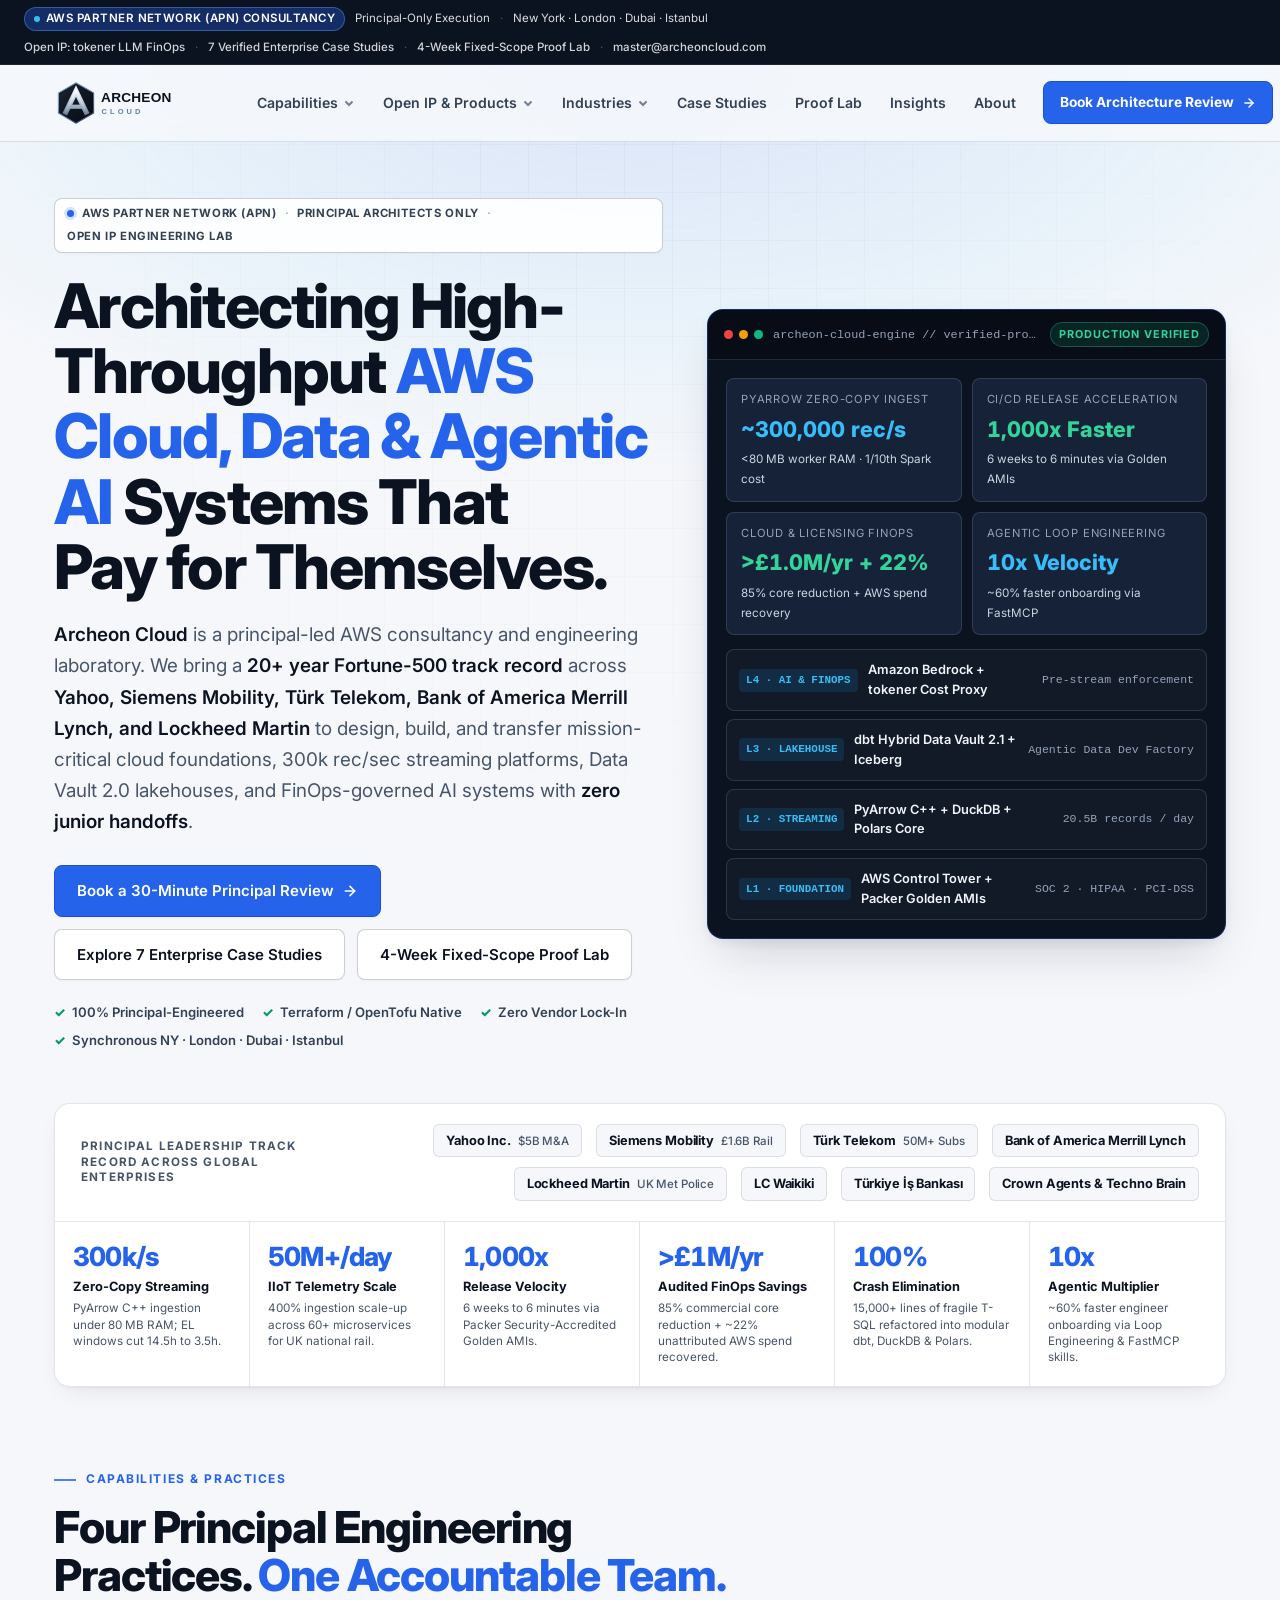
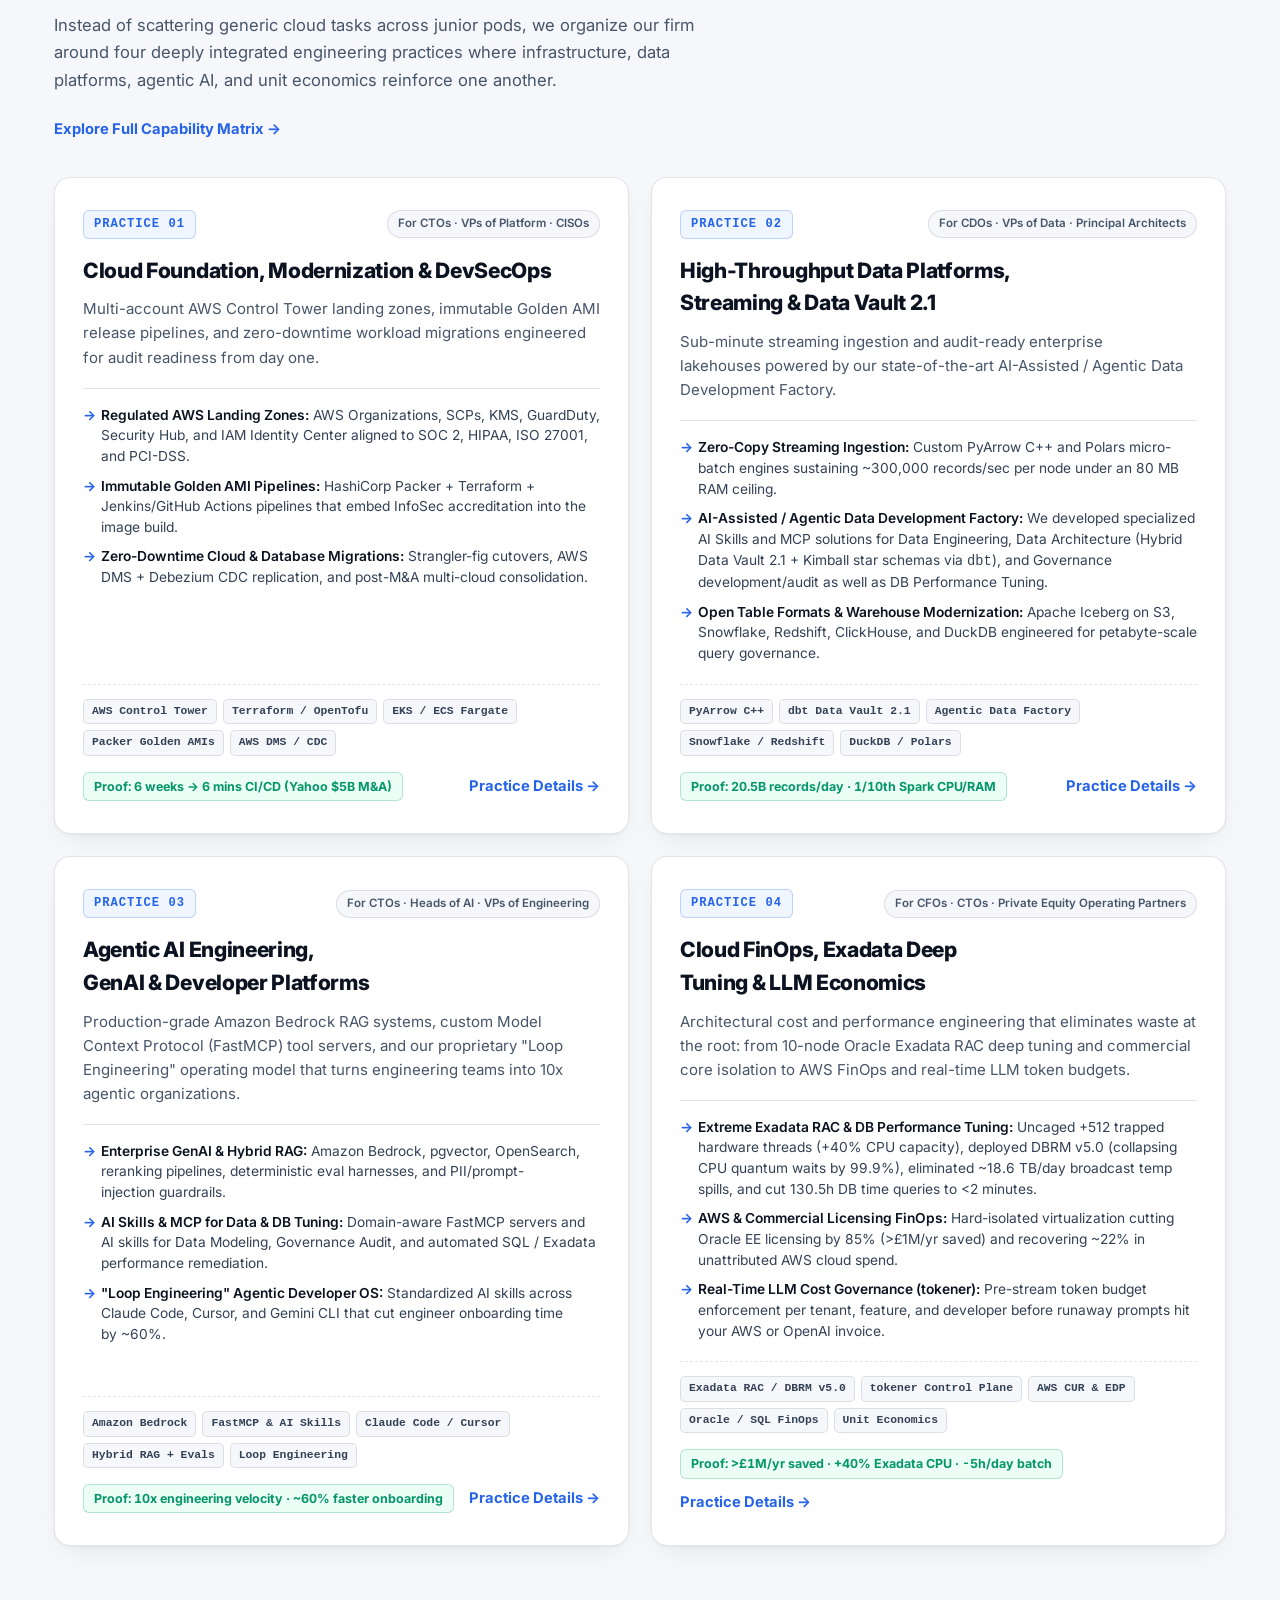
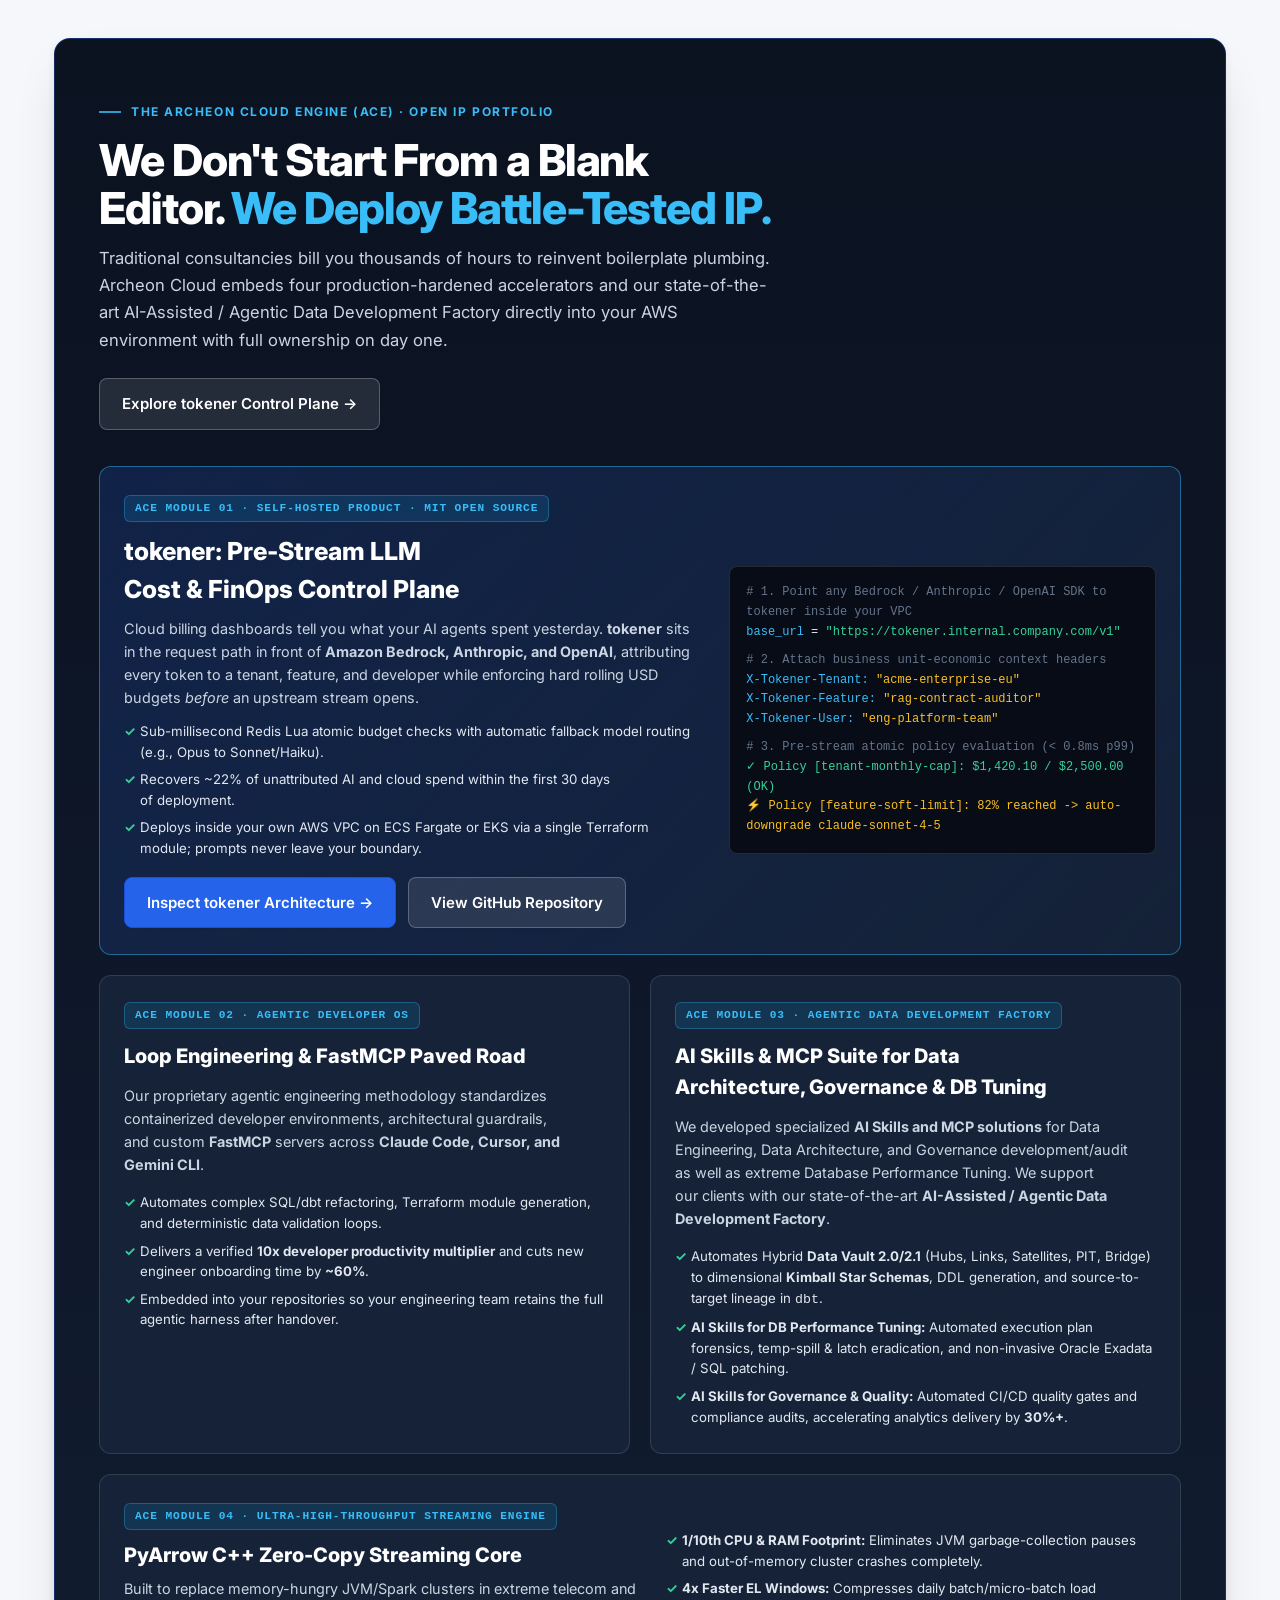
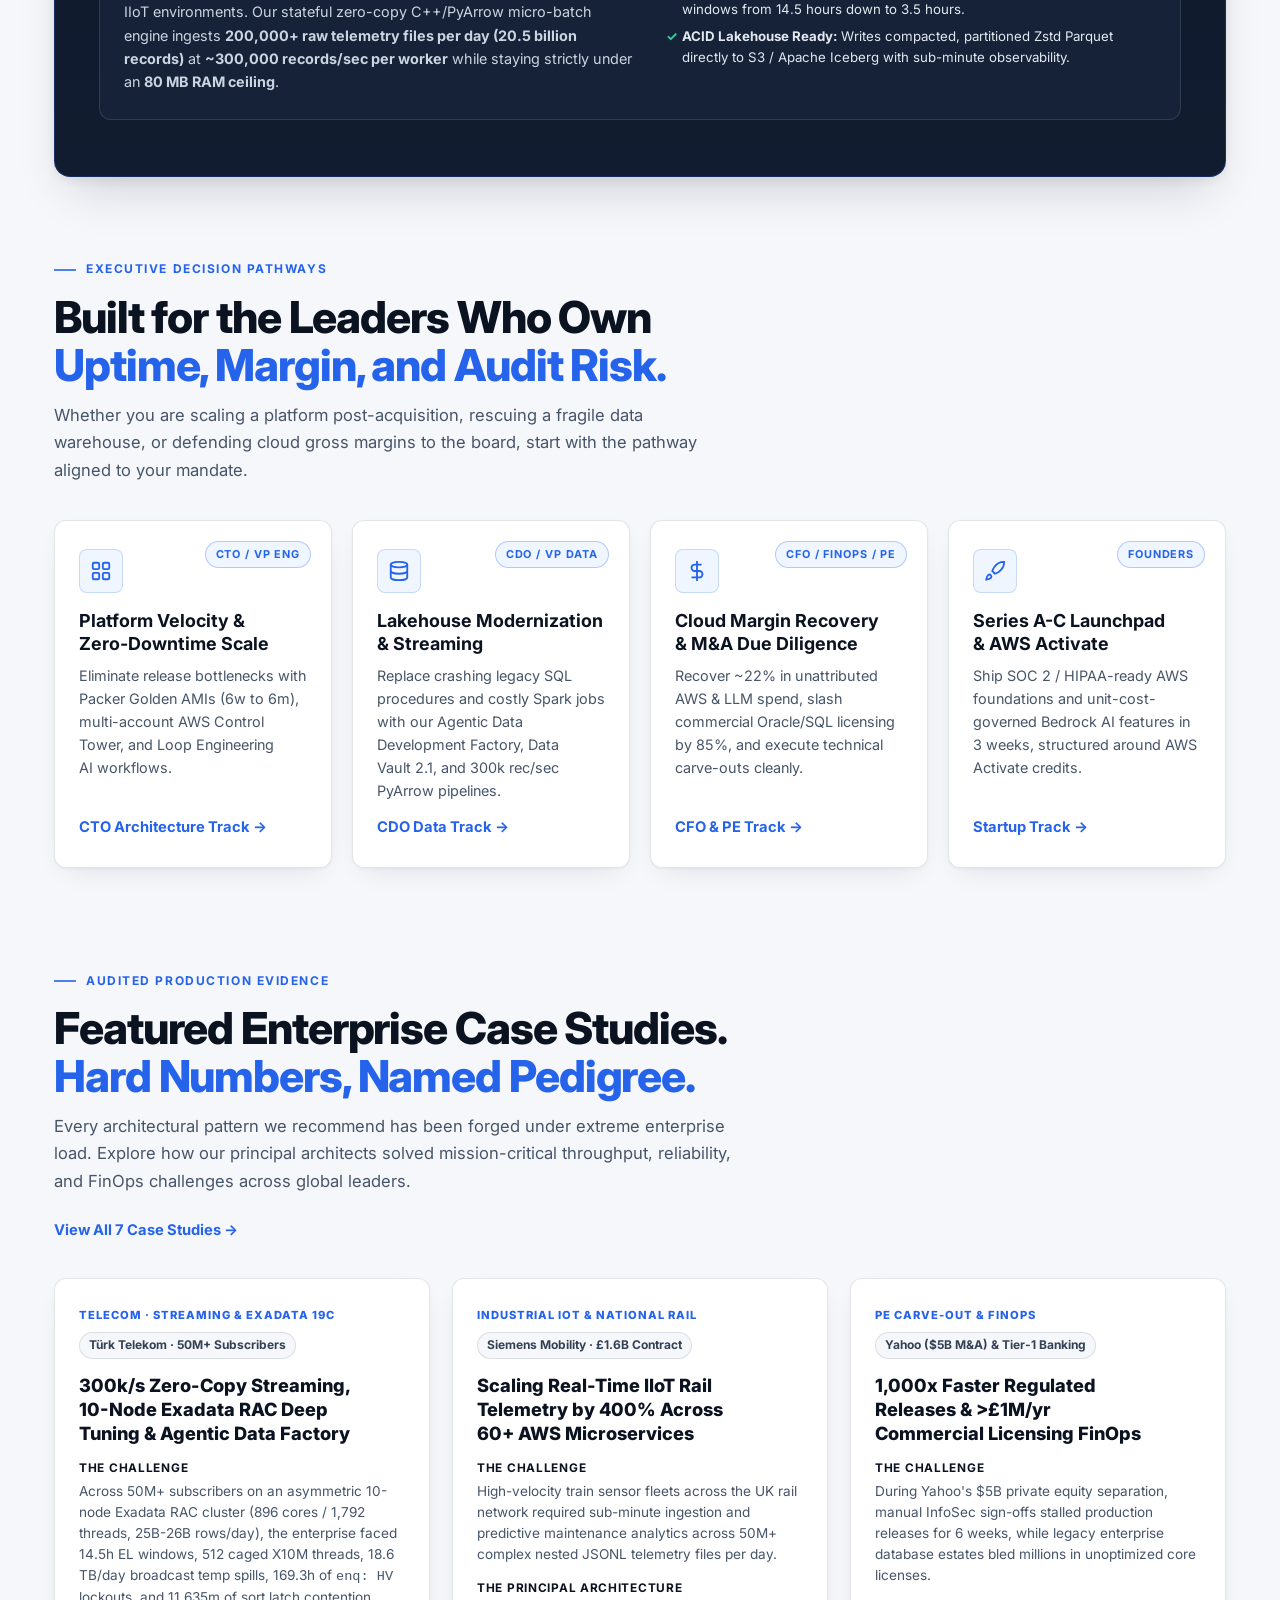
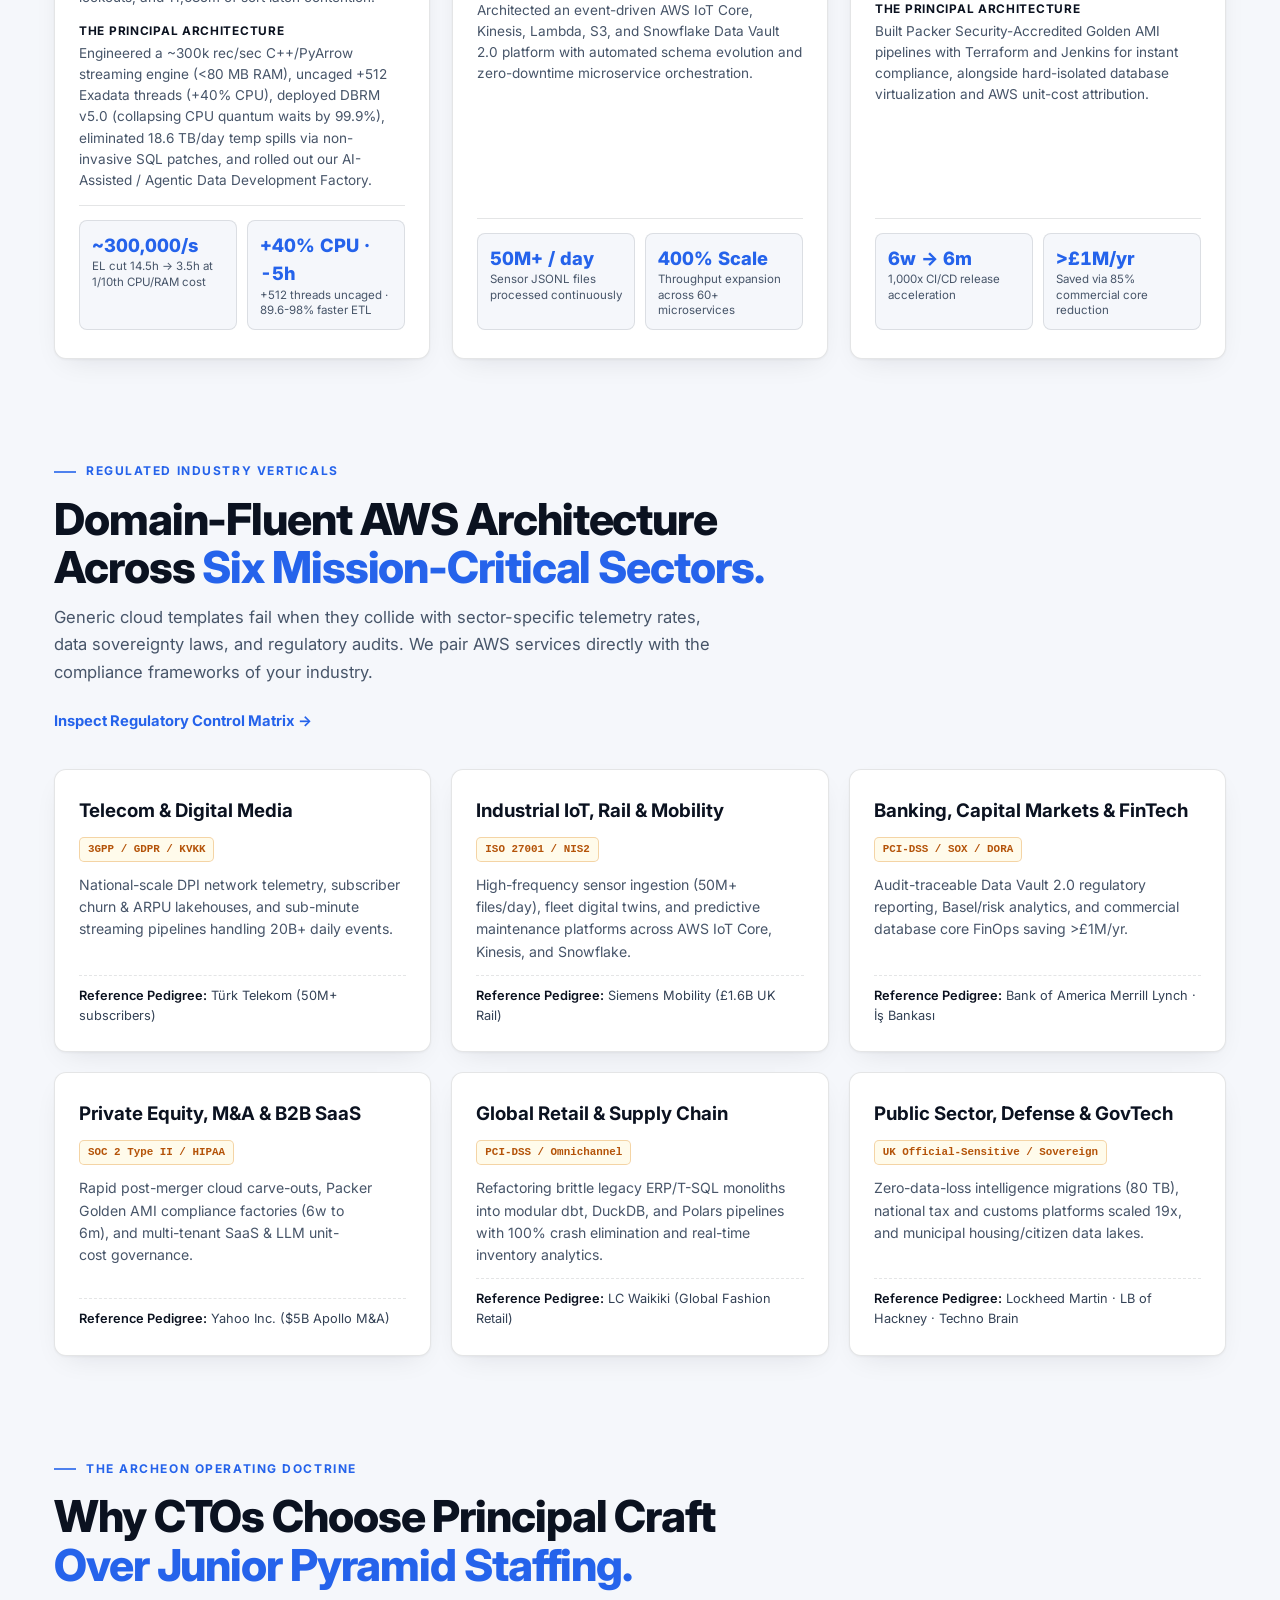
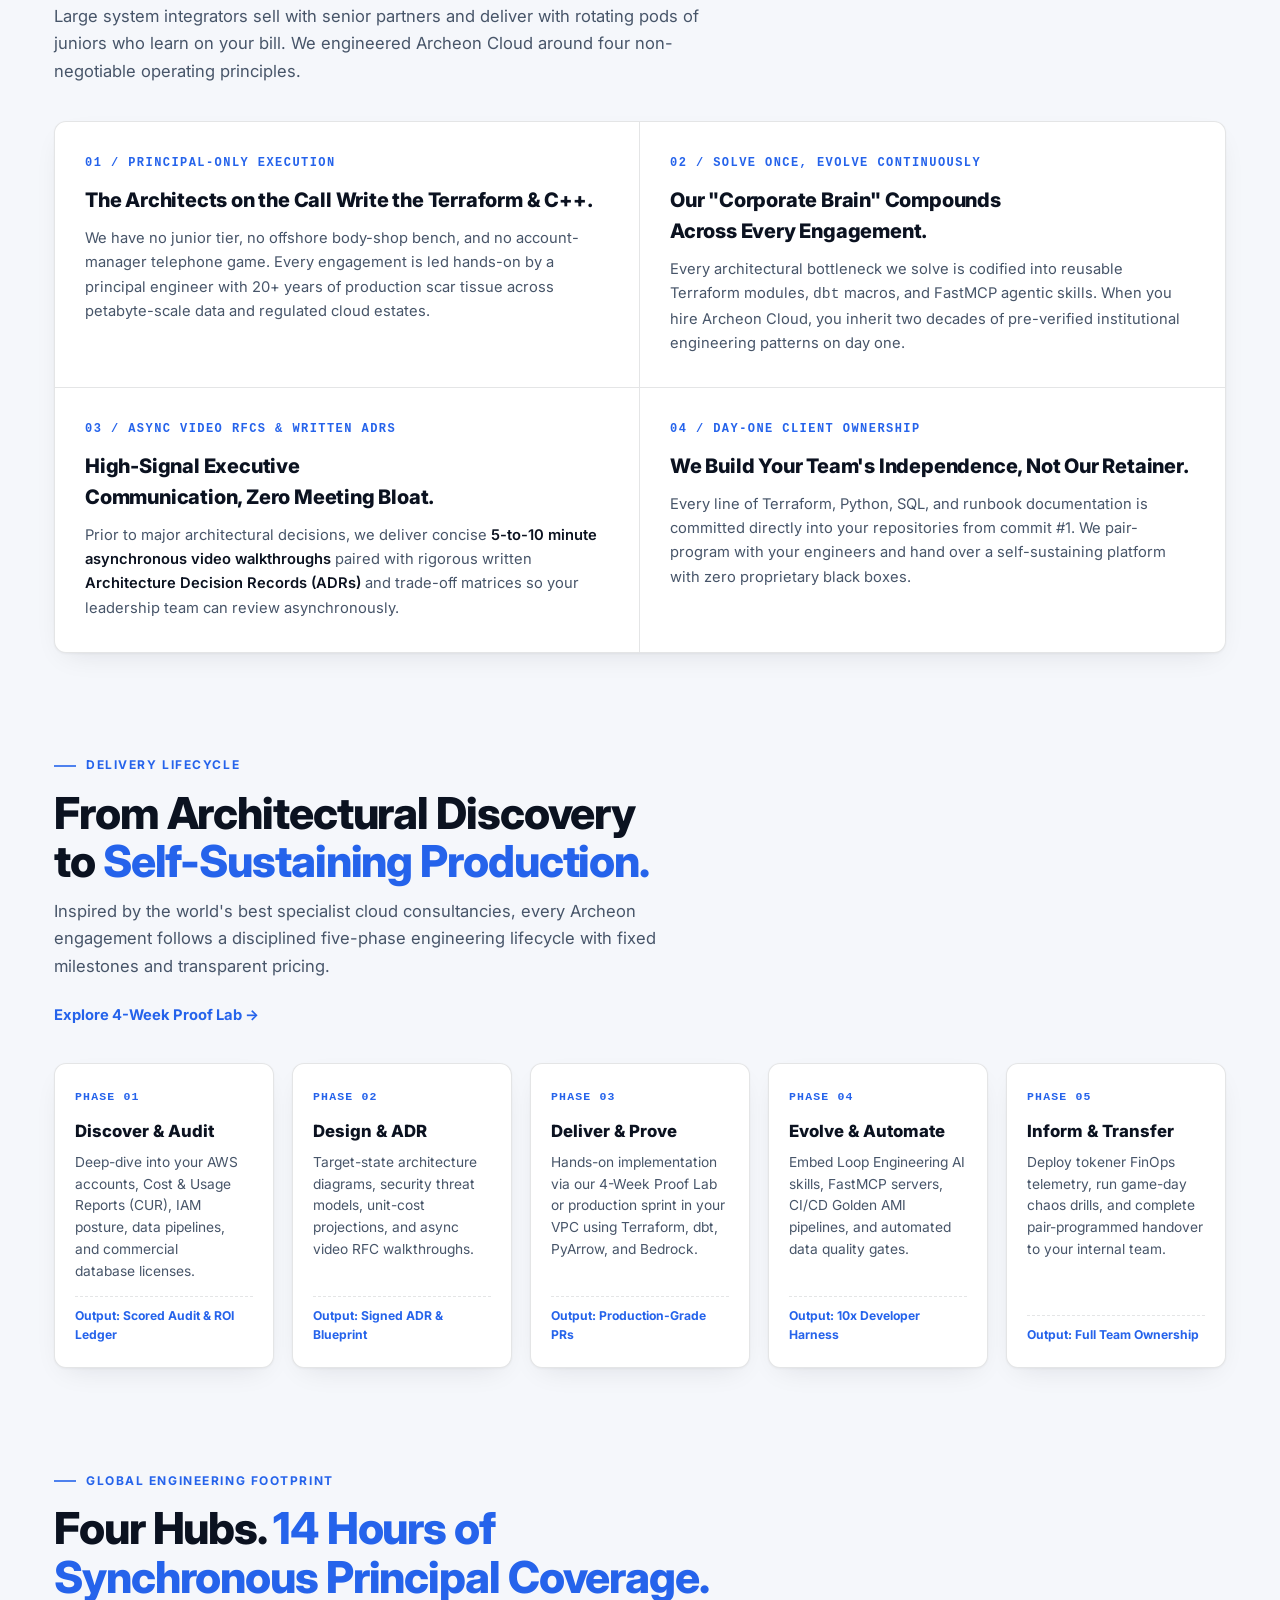
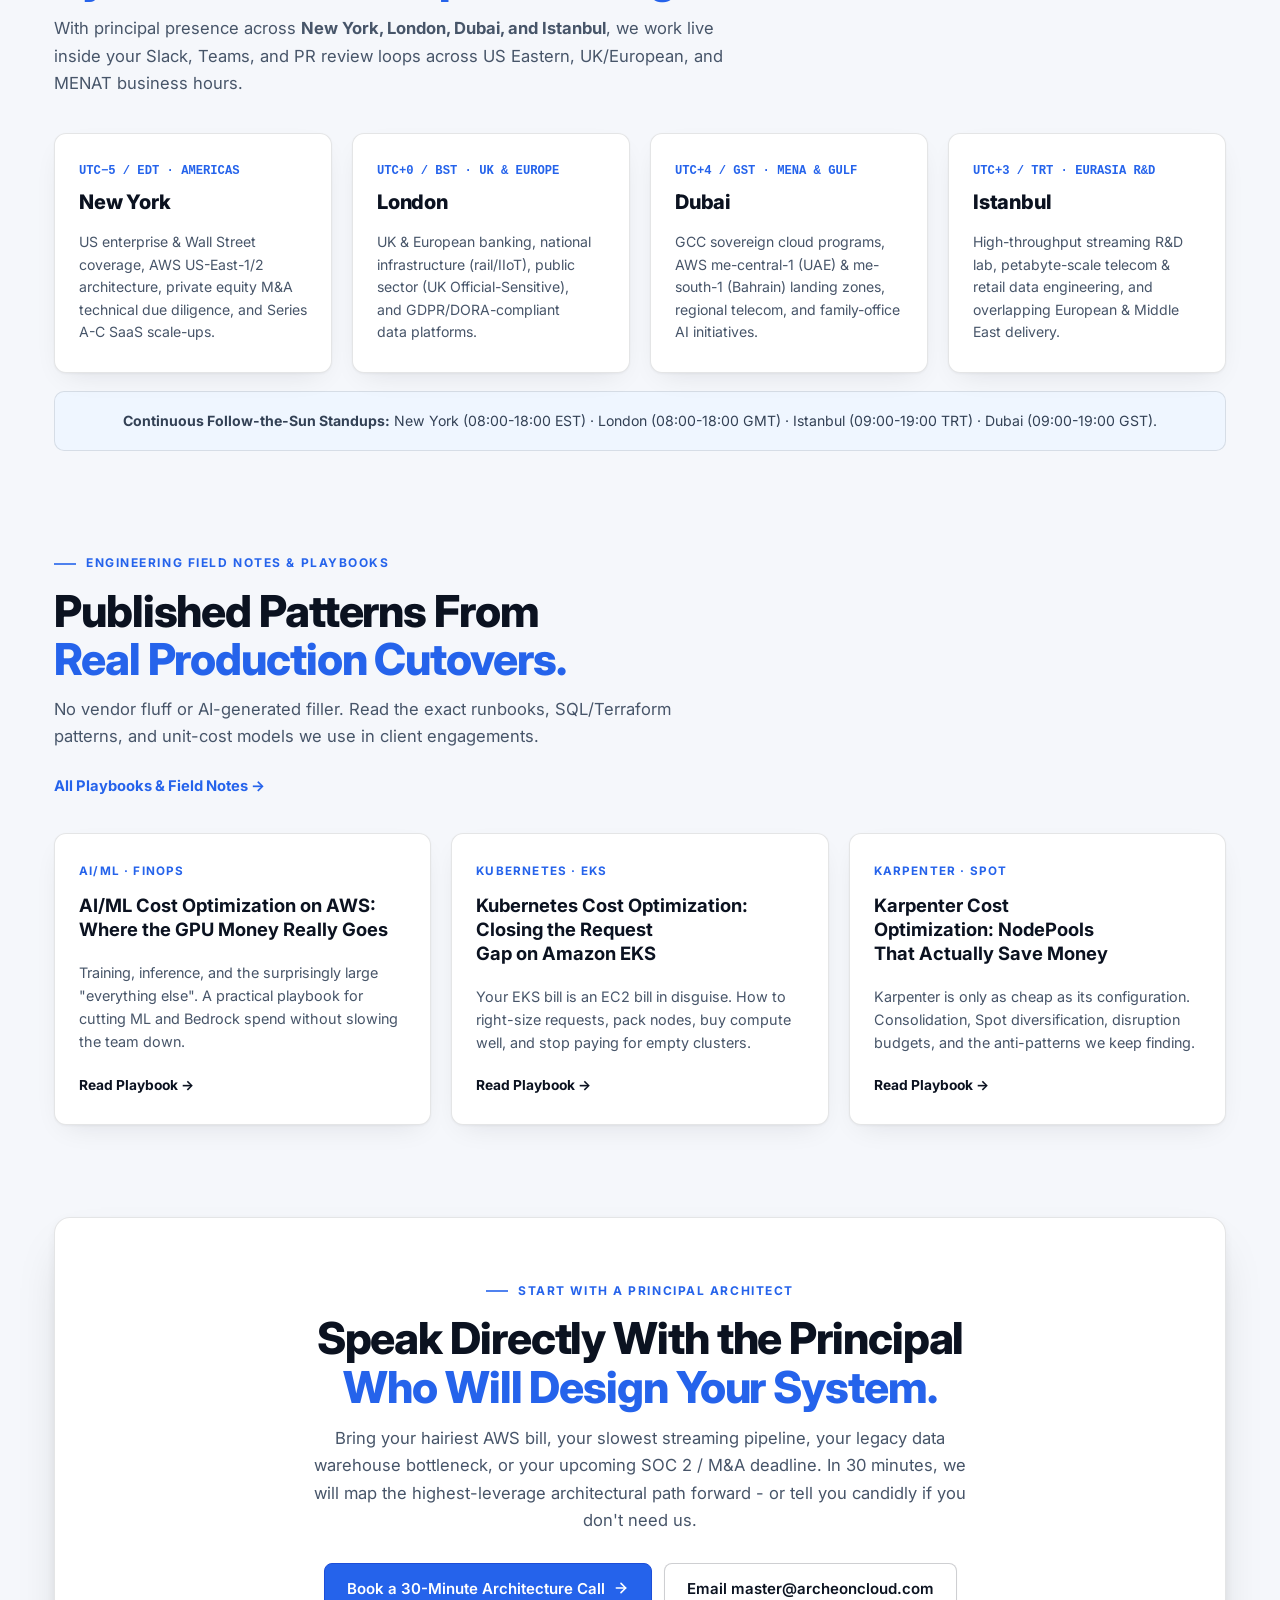
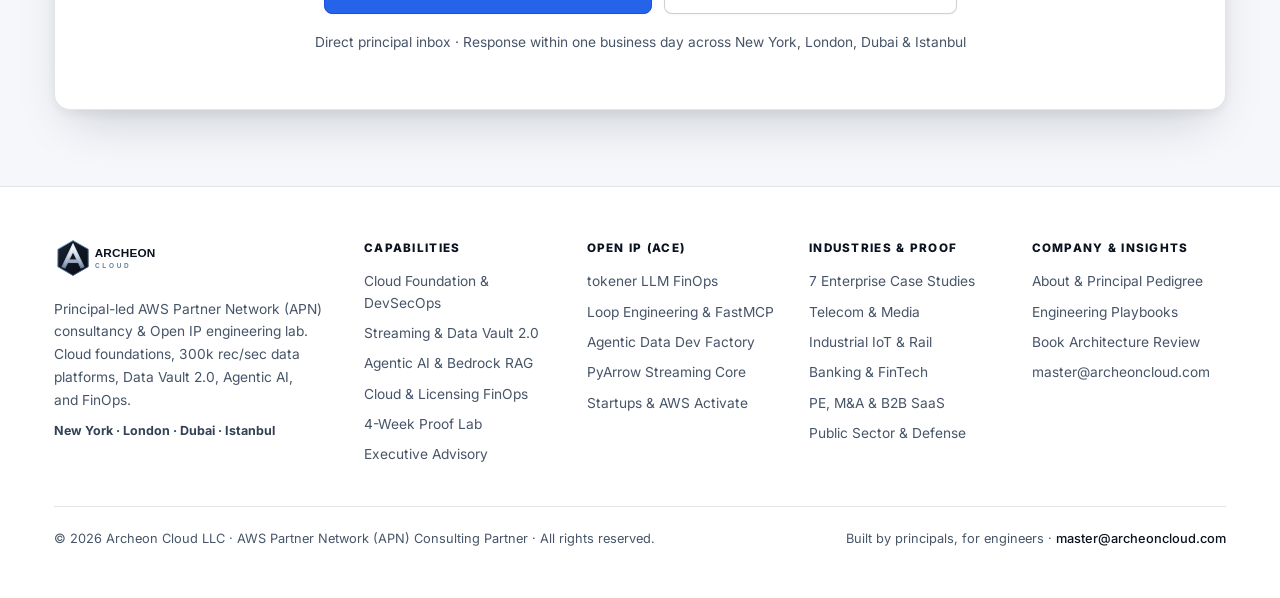
<file: index.html>
<!DOCTYPE html>
<html lang="en">

<head>
  <meta charset="UTF-8" />
  <meta name="viewport" content="width=device-width, initial-scale=1.0" />
  <title>Archeon Cloud - Principal AWS Architecture, Data Platforms, Agentic AI &amp; FinOps Consultancy</title>
  <meta name="description"
    content="Archeon Cloud LLC is a principal-led AWS Partner Network (APN) consultancy and Open IP engineering lab. We architect regulated AWS landing zones, 300k rec/sec zero-copy streaming data platforms, Data Vault 2.0 lakehouses, Agentic AI systems, and FinOps control planes across New York, London, Dubai, and Istanbul." />
  <meta name="keywords"
    content="AWS Partner Network Consultancy, AWS Landing Zone, Cloud FinOps, Data Vault 2.0, dbt, PyArrow Streaming, Apache Iceberg, Agentic AI, Amazon Bedrock, tokener, LLM Cost Attribution, M&amp;A Cloud Due Diligence" />
  <meta property="og:title"
    content="Archeon Cloud - Principal AWS Architecture, Data Platforms, Agentic AI &amp; FinOps" />
  <meta property="og:description"
    content="Hands-on principal AWS architects with a 20+ year fortune-500 track record (Yahoo, Siemens Mobility, Türk Telekom, Bank of America Merrill Lynch, Lockheed Martin). Zero junior handoffs." />
  <meta property="og:type" content="website" />
  <meta property="og:url" content="https://archeoncloud.com/" />
  <meta property="og:image" content="https://archeoncloud.com/assets/logo.svg" />
  <meta name="twitter:card" content="summary_large_image" />
  <meta name="theme-color" content="#0B1220" />
  <link rel="icon" type="image/png" sizes="32x32" href="./assets/favicon.png" />
  <link rel="apple-touch-icon" href="./assets/mark.png" />
  <link rel="canonical" href="https://archeoncloud.com/" />
  <link rel="preconnect" href="https://fonts.googleapis.com" />
  <link rel="preconnect" href="https://fonts.gstatic.com" crossorigin />
  <link href="https://fonts.googleapis.com/css2?family=Inter:wght@400;500;600;700;800;900&display=swap"
    rel="stylesheet" />
  <link rel="stylesheet" href="./assets/style.css" />
</head>

<body>

  <div class="aurora" aria-hidden="true"></div>
  <div class="grid-fade" aria-hidden="true"></div>

  <!-- Top Institutional APN Utility Bar -->
  <div class="top-bar">
    <div class="top-bar__inner">
      <div class="top-bar__left">
        <span class="top-bar__pill"><span class="pulse"></span> AWS Partner Network (APN) Consultancy</span>
        <span>Principal-Only Execution</span>
        <span class="top-bar__sep">·</span>
        <span>New York · London · Dubai · Istanbul</span>
      </div>
      <div class="top-bar__right">
        <a href="./product/tokener/">Open IP: tokener LLM FinOps</a>
        <span class="top-bar__sep">·</span>
        <a href="./case-studies/">7 Verified Enterprise Case Studies</a>
        <span class="top-bar__sep">·</span>
        <a href="./poc/">4-Week Fixed-Scope Proof Lab</a>
        <span class="top-bar__sep">·</span>
        <a href="mailto:master@archeoncloud.com">master@archeoncloud.com</a>
      </div>
    </div>
  </div>

  <!-- Sticky Header & Mega-Menu Navigation -->
  <div class="site-header-shell">
    <div class="wrap">
      <header class="site">
        <a class="brand" href="./" aria-label="Archeon Cloud home">
          <img src="./assets/logo.svg" alt="Archeon Cloud - Principal AWS Consultancy" />
        </a>
        <input type="checkbox" id="nav-toggle" class="nav-toggle" aria-hidden="true" />
        <label for="nav-toggle" class="nav-burger" aria-label="Toggle navigation"><span></span></label>
        <nav class="nav" aria-label="Primary">
          <div class="nav-item">
            <a href="./services/">
              Capabilities
              <svg class="nav-caret" viewBox="0 0 12 12" fill="none" stroke="currentColor" stroke-width="2">
                <path d="M2.5 4.5L6 8l3.5-3.5" />
              </svg>
            </a>
            <div class="nav-drop nav-drop--wide">
              <div class="nav-drop__head">4 Core Capability Practices &amp; Advisory</div>
              <a href="./services/#architecture">
                <strong>01 · Cloud Foundation &amp; DevSecOps</strong>
                <span>Multi-account AWS Control Tower, Terraform IaC, Golden AMIs, zero-downtime migration.</span>
              </a>
              <a href="./services/#streaming">
                <strong>02 · High-Throughput Data &amp; Data Vault 2.0</strong>
                <span>300k rec/sec PyArrow streaming, dbt Hybrid Data Vault 2.0, Iceberg &amp; Snowflake
                  lakehouses.</span>
              </a>
              <a href="./services/#genai">
                <strong>03 · Agentic AI &amp; Developer Platforms</strong>
                <span>Amazon Bedrock RAG, FastMCP tool servers, Loop Engineering &amp; 10x agentic workflows.</span>
              </a>
              <a href="./services/#finops">
                <strong>04 · Cloud FinOps &amp; Commercial Licensing</strong>
                <span>22% cloud spend recovery, Oracle/SQL core optimization, tokener LLM unit economics.</span>
              </a>
              <a href="./consultancy/">
                <strong>Executive Advisory &amp; Fractional Principal</strong>
                <span>M&amp;A technical due diligence, architecture rescue, and board-grade roadmaps.</span>
              </a>
              <a href="./startups/">
                <strong>High-Growth Startups &amp; AWS Activate</strong>
                <span>SOC 2 / HIPAA-ready foundations in 3 weeks with credit-aligned co-funding.</span>
              </a>
            </div>
          </div>

          <div class="nav-item">
            <a href="./product/tokener/">
              Open IP &amp; Products
              <svg class="nav-caret" viewBox="0 0 12 12" fill="none" stroke="currentColor" stroke-width="2">
                <path d="M2.5 4.5L6 8l3.5-3.5" />
              </svg>
            </a>
            <div class="nav-drop">
              <div class="nav-drop__head">The Archeon Cloud Engine (ACE)</div>
              <a href="./product/tokener/">
                <strong>tokener · LLM FinOps Control Plane</strong>
                <span>Self-hosted pre-stream token budget enforcement &amp; real-time cost attribution for Bedrock,
                  Anthropic &amp; OpenAI.</span>
              </a>
              <a href="./services/#genai">
                <strong>Loop Engineering &amp; Agentic OS</strong>
                <span>Reusable FastMCP servers &amp; agentic context protocols delivering 10x developer velocity.</span>
              </a>
              <a href="./services/#data-vault">
                <strong>Agentic Data Development Factory</strong>
                <span>AI Skills &amp; MCP solutions for Data Engineering, Data Architecture, Governance Audit &amp; DB
                  Performance Tuning.</span>
              </a>
              <a href="./services/#streaming">
                <strong>PyArrow C++ Zero-Copy Streaming Core</strong>
                <span>300k records/sec micro-batch Parquet engine running under 80 MB RAM at 1/10th Spark cost.</span>
              </a>
            </div>
          </div>

          <div class="nav-item">
            <a href="./industries/">
              Industries
              <svg class="nav-caret" viewBox="0 0 12 12" fill="none" stroke="currentColor" stroke-width="2">
                <path d="M2.5 4.5L6 8l3.5-3.5" />
              </svg>
            </a>
            <div class="nav-drop nav-drop--wide">
              <div class="nav-drop__head">Regulated &amp; High-Velocity Verticals</div>
              <a href="./industries/#telecom">
                <strong>Telecom &amp; Digital Media</strong>
                <span>50M+ subscriber DPI telemetry, 20.5B daily records, sub-minute observability.</span>
              </a>
              <a href="./industries/#iiot">
                <strong>Industrial IoT, Rail &amp; Mobility</strong>
                <span>50M+ daily sensor files, fleet digital twins, predictive maintenance on AWS.</span>
              </a>
              <a href="./industries/#fintech">
                <strong>Banking, Capital Markets &amp; FinTech</strong>
                <span>PCI-DSS, SOX &amp; GDPR lakehouses, risk analytics, commercial database FinOps.</span>
              </a>
              <a href="./industries/#pe-saas">
                <strong>Private Equity, M&amp;A &amp; B2B SaaS</strong>
                <span>Post-merger cloud carve-outs, 1,000x CI/CD acceleration, SaaS unit economics.</span>
              </a>
              <a href="./industries/#retail">
                <strong>Global Retail &amp; Supply Chain</strong>
                <span>Omnichannel demand forecasting, 100% crash elimination via dbt &amp; DuckDB.</span>
              </a>
              <a href="./industries/#govtech">
                <strong>Public Sector, Defense &amp; GovTech</strong>
                <span>Air-gapped migrations, 80 TB intelligence archives, 19x national tax platform scale.</span>
              </a>
            </div>
          </div>

          <a href="./case-studies/">Case Studies</a>
          <a href="./poc/">Proof Lab</a>
          <a href="./blog/">Insights</a>
          <a href="./about/">About</a>
        </nav>
        <a class="nav-cta" href="./contact/">
          Book Architecture Review
          <svg width="14" height="14" viewBox="0 0 24 24" fill="none" stroke="currentColor" stroke-width="2.4"
            stroke-linecap="round" stroke-linejoin="round">
            <path d="M5 12h14" />
            <path d="m12 5 7 7-7 7" />
          </svg>
        </a>
      </header>
    </div>
  </div>

  <div class="wrap">
    <main>
      <!-- Hero: Asymmetric Institutional Split + Live Architectural Telemetry Console -->
      <section class="hero-split">
        <div>
          <div class="badge">
            <span class="dot"></span>
            <span>AWS Partner Network (APN)</span>
            <span class="sep">·</span>
            <span>Principal Architects Only</span>
            <span class="sep">·</span>
            <span>Open IP Engineering Lab</span>
          </div>
          <h1>
            Architecting High-Throughput <span class="grad">AWS Cloud, Data &amp; Agentic AI</span> Systems That Pay for
            Themselves.
          </h1>
          <p class="lede">
            <strong>Archeon Cloud</strong> is a principal-led AWS consultancy and engineering laboratory.
            We bring a <strong>20+ year Fortune-500 track record</strong> across <strong>Yahoo, Siemens Mobility, Türk
              Telekom, Bank of America Merrill Lynch, and Lockheed Martin</strong> to design, build, and transfer
            mission-critical cloud foundations, 300k rec/sec streaming platforms, Data Vault 2.0 lakehouses, and
            FinOps-governed AI systems with <strong>zero junior handoffs</strong>.
          </p>
          <div class="cta-row" style="margin-top: 28px;">
            <a class="btn" href="./contact/">
              Book a 30-Minute Principal Review
              <svg width="16" height="16" viewBox="0 0 24 24" fill="none" stroke="currentColor" stroke-width="2.4"
                stroke-linecap="round" stroke-linejoin="round">
                <path d="M5 12h14" />
                <path d="m12 5 7 7-7 7" />
              </svg>
            </a>
            <a class="btn btn--ghost" href="./case-studies/">Explore 7 Enterprise Case Studies</a>
            <a class="btn btn--ghost" href="./poc/">4-Week Fixed-Scope Proof Lab</a>
          </div>
          <div class="tk-facts" style="margin-top: 22px;">
            <span>100% Principal-Engineered</span>
            <span>Terraform / OpenTofu Native</span>
            <span>Zero Vendor Lock-In</span>
            <span>Synchronous NY · London · Dubai · Istanbul</span>
          </div>
        </div>

        <!-- Right Column: Architectural Telemetry Console -->
        <aside class="arch-console" aria-label="Archeon Cloud Engine Verified Production Telemetry">
          <div class="arch-console__bar">
            <div class="arch-console__dots" aria-hidden="true"><span></span><span></span><span></span></div>
            <span class="arch-console__title">archeon-cloud-engine // verified-production-benchmarks</span>
            <span class="arch-console__status">Production Verified</span>
          </div>
          <div class="arch-console__body">
            <div class="arch-console__kpis">
              <div class="arch-kpi">
                <span class="arch-kpi__label">PyArrow Zero-Copy Ingest</span>
                <span class="arch-kpi__val arch-kpi__val--accent">~300,000 rec/s</span>
                <span class="arch-kpi__sub">&lt;80 MB worker RAM · 1/10th Spark cost</span>
              </div>
              <div class="arch-kpi">
                <span class="arch-kpi__label">CI/CD Release Acceleration</span>
                <span class="arch-kpi__val arch-kpi__val--green">1,000x Faster</span>
                <span class="arch-kpi__sub">6 weeks to 6 minutes via Golden AMIs</span>
              </div>
              <div class="arch-kpi">
                <span class="arch-kpi__label">Cloud &amp; Licensing FinOps</span>
                <span class="arch-kpi__val arch-kpi__val--green">&gt;£1.0M/yr + 22%</span>
                <span class="arch-kpi__sub">85% core reduction + AWS spend recovery</span>
              </div>
              <div class="arch-kpi">
                <span class="arch-kpi__label">Agentic Loop Engineering</span>
                <span class="arch-kpi__val arch-kpi__val--accent">10x Velocity</span>
                <span class="arch-kpi__sub">~60% faster onboarding via FastMCP</span>
              </div>
            </div>

            <div class="arch-console__layers">
              <div class="arch-layer">
                <span class="arch-layer__tag">L4 · AI &amp; FINOPS</span>
                <span class="arch-layer__name">Amazon Bedrock + tokener Cost Proxy</span>
                <span class="arch-layer__meta">Pre-stream enforcement</span>
              </div>
              <div class="arch-layer">
                <span class="arch-layer__tag">L3 · LAKEHOUSE</span>
                <span class="arch-layer__name">dbt Hybrid Data Vault 2.1 + Iceberg</span>
                <span class="arch-layer__meta">Agentic Data Dev Factory</span>
              </div>
              <div class="arch-layer">
                <span class="arch-layer__tag">L2 · STREAMING</span>
                <span class="arch-layer__name">PyArrow C++ + DuckDB + Polars Core</span>
                <span class="arch-layer__meta">20.5B records / day</span>
              </div>
              <div class="arch-layer">
                <span class="arch-layer__tag">L1 · FOUNDATION</span>
                <span class="arch-layer__name">AWS Control Tower + Packer Golden AMIs</span>
                <span class="arch-layer__meta">SOC 2 · HIPAA · PCI-DSS</span>
              </div>
            </div>
          </div>
        </aside>
      </section>

      <!-- Enterprise Pedigree & 6-Column Verified Impact Strip -->
      <section aria-label="Enterprise Production Pedigree and Audited Metrics">
        <div class="pedigree-box">
          <div class="pedigree-logos">
            <div class="pedigree-logos__label">
              Principal Leadership Track Record Across Global Enterprises
            </div>
            <div class="pedigree-logos__list">
              <span class="client-chip">Yahoo Inc. <small>$5B M&amp;A</small></span>
              <span class="client-chip">Siemens Mobility <small>£1.6B Rail</small></span>
              <span class="client-chip">Türk Telekom <small>50M+ Subs</small></span>
              <span class="client-chip">Bank of America Merrill Lynch</span>
              <span class="client-chip">Lockheed Martin <small>UK Met Police</small></span>
              <span class="client-chip">LC Waikiki</span>
              <span class="client-chip">Türkiye İş Bankası</span>
              <span class="client-chip">Crown Agents &amp; Techno Brain</span>
            </div>
          </div>

          <div class="kpi-strip">
            <div class="kpi-cell">
              <div class="kpi-cell__num">300k/s</div>
              <div class="kpi-cell__title">Zero-Copy Streaming</div>
              <div class="kpi-cell__desc">PyArrow C++ ingestion under 80 MB RAM; EL windows cut 14.5h to 3.5h.</div>
            </div>
            <div class="kpi-cell">
              <div class="kpi-cell__num">50M+/day</div>
              <div class="kpi-cell__title">IIoT Telemetry Scale</div>
              <div class="kpi-cell__desc">400% ingestion scale-up across 60+ microservices for UK national rail.</div>
            </div>
            <div class="kpi-cell">
              <div class="kpi-cell__num">1,000x</div>
              <div class="kpi-cell__title">Release Velocity</div>
              <div class="kpi-cell__desc">6 weeks to 6 minutes via Packer Security-Accredited Golden AMIs.</div>
            </div>
            <div class="kpi-cell">
              <div class="kpi-cell__num">&gt;£1M/yr</div>
              <div class="kpi-cell__title">Audited FinOps Savings</div>
              <div class="kpi-cell__desc">85% commercial core reduction + ~22% unattributed AWS spend recovered.</div>
            </div>
            <div class="kpi-cell">
              <div class="kpi-cell__num">100%</div>
              <div class="kpi-cell__title">Crash Elimination</div>
              <div class="kpi-cell__desc">15,000+ lines of fragile T-SQL refactored into modular dbt, DuckDB &amp;
                Polars.</div>
            </div>
            <div class="kpi-cell">
              <div class="kpi-cell__num">10x</div>
              <div class="kpi-cell__title">Agentic Multiplier</div>
              <div class="kpi-cell__desc">~60% faster engineer onboarding via Loop Engineering &amp; FastMCP skills.
              </div>
            </div>
          </div>
        </div>
      </section>

      <!-- Section 1: 4 Core Capability Practices -->
      <section class="block" id="capabilities">
        <div class="head-row">
          <div>
            <div class="eyebrow">Capabilities &amp; Practices</div>
            <h2>Four Principal Engineering Practices. <span class="grad">One Accountable Team.</span></h2>
            <p class="sub">
              Instead of scattering generic cloud tasks across junior pods, we organize our firm around four deeply
              integrated engineering practices where infrastructure, data platforms, agentic AI, and unit economics
              reinforce one another.
            </p>
          </div>
          <a class="link" href="./services/">Explore Full Capability Matrix →</a>
        </div>

        <div class="practice-grid">
          <!-- Practice 01 -->
          <article class="practice-card">
            <div>
              <div class="practice-card__top">
                <span class="practice-card__num">Practice 01</span>
                <span class="practice-card__persona">For CTOs · VPs of Platform · CISOs</span>
              </div>
              <h3>Cloud Foundation, Modernization &amp; DevSecOps</h3>
              <p class="practice-card__desc">
                Multi-account AWS Control Tower landing zones, immutable Golden AMI release pipelines, and zero-downtime
                workload migrations engineered for audit readiness from day one.
              </p>
              <ul class="practice-card__list">
                <li><strong>Regulated AWS Landing Zones:</strong> AWS Organizations, SCPs, KMS, GuardDuty, Security Hub,
                  and IAM Identity Center aligned to SOC 2, HIPAA, ISO 27001, and PCI-DSS.</li>
                <li><strong>Immutable Golden AMI Pipelines:</strong> HashiCorp Packer + Terraform + Jenkins/GitHub
                  Actions pipelines that embed InfoSec accreditation into the image build.</li>
                <li><strong>Zero-Downtime Cloud &amp; Database Migrations:</strong> Strangler-fig cutovers, AWS DMS +
                  Debezium CDC replication, and post-M&amp;A multi-cloud consolidation.</li>
              </ul>
            </div>
            <div>
              <div class="tech-tags">
                <span class="tech-tag">AWS Control Tower</span>
                <span class="tech-tag">Terraform / OpenTofu</span>
                <span class="tech-tag">EKS / ECS Fargate</span>
                <span class="tech-tag">Packer Golden AMIs</span>
                <span class="tech-tag">AWS DMS / CDC</span>
              </div>
              <div class="practice-card__foot">
                <span class="practice-card__metric">Proof: 6 weeks → 6 mins CI/CD (Yahoo $5B M&amp;A)</span>
                <a class="link" href="./services/#architecture">Practice Details →</a>
              </div>
            </div>
          </article>

          <!-- Practice 02 -->
          <article class="practice-card">
            <div>
              <div class="practice-card__top">
                <span class="practice-card__num">Practice 02</span>
                <span class="practice-card__persona">For CDOs · VPs of Data · Principal Architects</span>
              </div>
              <h3>High-Throughput Data Platforms, Streaming &amp; Data Vault 2.1</h3>
              <p class="practice-card__desc">
                Sub-minute streaming ingestion and audit-ready enterprise lakehouses powered by our state-of-the-art
                AI-Assisted / Agentic Data Development Factory.
              </p>
              <ul class="practice-card__list">
                <li><strong>Zero-Copy Streaming Ingestion:</strong> Custom PyArrow C++ and Polars micro-batch engines
                  sustaining ~300,000 records/sec per node under an 80 MB RAM ceiling.</li>
                <li><strong>AI-Assisted / Agentic Data Development Factory:</strong> We developed specialized AI Skills
                  and MCP solutions for Data Engineering, Data Architecture (Hybrid Data Vault 2.1 + Kimball star
                  schemas via <code>dbt</code>), and Governance development/audit as well as DB Performance Tuning.</li>
                <li><strong>Open Table Formats &amp; Warehouse Modernization:</strong> Apache Iceberg on S3, Snowflake,
                  Redshift, ClickHouse, and DuckDB engineered for petabyte-scale query governance.</li>
              </ul>
            </div>
            <div>
              <div class="tech-tags">
                <span class="tech-tag">PyArrow C++</span>
                <span class="tech-tag">dbt Data Vault 2.1</span>
                <span class="tech-tag">Agentic Data Factory</span>
                <span class="tech-tag">Snowflake / Redshift</span>
                <span class="tech-tag">DuckDB / Polars</span>
              </div>
              <div class="practice-card__foot">
                <span class="practice-card__metric">Proof: 20.5B records/day · 1/10th Spark CPU/RAM</span>
                <a class="link" href="./services/#streaming">Practice Details →</a>
              </div>
            </div>
          </article>

          <!-- Practice 03 -->
          <article class="practice-card">
            <div>
              <div class="practice-card__top">
                <span class="practice-card__num">Practice 03</span>
                <span class="practice-card__persona">For CTOs · Heads of AI · VPs of Engineering</span>
              </div>
              <h3>Agentic AI Engineering, GenAI &amp; Developer Platforms</h3>
              <p class="practice-card__desc">
                Production-grade Amazon Bedrock RAG systems, custom Model Context Protocol (FastMCP) tool servers, and
                our proprietary "Loop Engineering" operating model that turns engineering teams into 10x agentic
                organizations.
              </p>
              <ul class="practice-card__list">
                <li><strong>Enterprise GenAI &amp; Hybrid RAG:</strong> Amazon Bedrock, pgvector, OpenSearch, reranking
                  pipelines, deterministic eval harnesses, and PII/prompt-injection guardrails.</li>
                <li><strong>AI Skills &amp; MCP for Data &amp; DB Tuning:</strong> Domain-aware FastMCP servers and AI
                  skills for Data Modeling, Governance Audit, and automated SQL / Exadata performance remediation.</li>
                <li><strong>"Loop Engineering" Agentic Developer OS:</strong> Standardized AI skills across Claude Code,
                  Cursor, and Gemini CLI that cut engineer onboarding time by ~60%.</li>
              </ul>
            </div>
            <div>
              <div class="tech-tags">
                <span class="tech-tag">Amazon Bedrock</span>
                <span class="tech-tag">FastMCP &amp; AI Skills</span>
                <span class="tech-tag">Claude Code / Cursor</span>
                <span class="tech-tag">Hybrid RAG + Evals</span>
                <span class="tech-tag">Loop Engineering</span>
              </div>
              <div class="practice-card__foot">
                <span class="practice-card__metric">Proof: 10x engineering velocity · ~60% faster onboarding</span>
                <a class="link" href="./services/#genai">Practice Details →</a>
              </div>
            </div>
          </article>

          <!-- Practice 04 -->
          <article class="practice-card">
            <div>
              <div class="practice-card__top">
                <span class="practice-card__num">Practice 04</span>
                <span class="practice-card__persona">For CFOs · CTOs · Private Equity Operating Partners</span>
              </div>
              <h3>Cloud FinOps, Exadata Deep Tuning &amp; LLM Economics</h3>
              <p class="practice-card__desc">
                Architectural cost and performance engineering that eliminates waste at the root: from 10-node Oracle
                Exadata RAC deep tuning and commercial core isolation to AWS FinOps and real-time LLM token budgets.
              </p>
              <ul class="practice-card__list">
                <li><strong>Extreme Exadata RAC &amp; DB Performance Tuning:</strong> Uncaged +512 trapped hardware
                  threads (+40% CPU capacity), deployed DBRM v5.0 (collapsing CPU quantum waits by 99.9%), eliminated
                  ~18.6 TB/day broadcast temp spills, and cut 130.5h DB time queries to &lt;2 minutes.</li>
                <li><strong>AWS &amp; Commercial Licensing FinOps:</strong> Hard-isolated virtualization cutting Oracle
                  EE licensing by 85% (&gt;£1M/yr saved) and recovering ~22% in unattributed AWS cloud spend.</li>
                <li><strong>Real-Time LLM Cost Governance (tokener):</strong> Pre-stream token budget enforcement per
                  tenant, feature, and developer before runaway prompts hit your AWS or OpenAI invoice.</li>
              </ul>
            </div>
            <div>
              <div class="tech-tags">
                <span class="tech-tag">Exadata RAC / DBRM v5.0</span>
                <span class="tech-tag">tokener Control Plane</span>
                <span class="tech-tag">AWS CUR &amp; EDP</span>
                <span class="tech-tag">Oracle / SQL FinOps</span>
                <span class="tech-tag">Unit Economics</span>
              </div>
              <div class="practice-card__foot">
                <span class="practice-card__metric">Proof: &gt;£1M/yr saved · +40% Exadata CPU · -5h/day batch</span>
                <a class="link" href="./services/#finops">Practice Details →</a>
              </div>
            </div>
          </article>
        </div>
      </section>

      <!-- Section 2: Dark Architectural Band - The Archeon Cloud Engine (ACE) & Open IP -->
      <section class="dark-band" id="open-ip" aria-label="The Archeon Cloud Engine Open IP Portfolio">
        <div class="head-row">
          <div>
            <div class="eyebrow">The Archeon Cloud Engine (ACE) · Open IP Portfolio</div>
            <h2>We Don't Start From a Blank Editor. <span class="grad">We Deploy Battle-Tested IP.</span></h2>
            <p class="sub">
              Traditional consultancies bill you thousands of hours to reinvent boilerplate plumbing.
              Archeon Cloud embeds four production-hardened accelerators and our state-of-the-art AI-Assisted / Agentic
              Data Development Factory directly into your AWS environment with full ownership on day one.
            </p>
          </div>
          <a class="btn btn--dark" href="./product/tokener/">Explore tokener Control Plane →</a>
        </div>

        <div class="ip-grid">
          <!-- Featured Open IP 01: tokener -->
          <div class="ip-card ip-card--featured">
            <div>
              <span class="ip-card__badge">ACE MODULE 01 · SELF-HOSTED PRODUCT · MIT OPEN SOURCE</span>
              <h3 style="margin-top: 10px; font-size: 1.55rem;">tokener: Pre-Stream LLM Cost &amp; FinOps Control Plane
              </h3>
              <p style="margin-top: 8px;">
                Cloud billing dashboards tell you what your AI agents spent yesterday.
                <strong>tokener</strong> sits in the request path in front of <strong>Amazon Bedrock, Anthropic, and
                  OpenAI</strong>, attributing every token to a tenant, feature, and developer while enforcing hard
                rolling USD budgets <em>before</em> an upstream stream opens.
              </p>
              <ul style="margin-top: 12px;">
                <li>Sub-millisecond Redis Lua atomic budget checks with automatic fallback model routing (e.g., Opus to
                  Sonnet/Haiku).</li>
                <li>Recovers ~22% of unattributed AI and cloud spend within the first 30 days of deployment.</li>
                <li>Deploys inside your own AWS VPC on ECS Fargate or EKS via a single Terraform module; prompts never
                  leave your boundary.</li>
              </ul>
              <div class="cta-row" style="justify-content: flex-start; margin-top: 18px;">
                <a class="btn" href="./product/tokener/">Inspect tokener Architecture →</a>
                <a class="btn btn--dark" href="https://github.com/archeoncloud/tokener" target="_blank"
                  rel="noopener">View GitHub Repository</a>
              </div>
            </div>
            <div class="ip-mini-console" aria-label="tokener policy enforcement example">
              <div><span class="c-muted"># 1. Point any Bedrock / Anthropic / OpenAI SDK to tokener inside your
                  VPC</span></div>
              <div><span class="c-cyan">base_url</span> = <span
                  class="c-green">"https://tokener.internal.company.com/v1"</span></div>
              <div style="margin-top: 8px;"><span class="c-muted"># 2. Attach business unit-economic context
                  headers</span></div>
              <div><span class="c-cyan">X-Tokener-Tenant:</span> <span class="c-amber">"acme-enterprise-eu"</span></div>
              <div><span class="c-cyan">X-Tokener-Feature:</span> <span class="c-amber">"rag-contract-auditor"</span>
              </div>
              <div><span class="c-cyan">X-Tokener-User:</span> <span class="c-amber">"eng-platform-team"</span></div>
              <div style="margin-top: 8px;"><span class="c-muted"># 3. Pre-stream atomic policy evaluation (&lt; 0.8ms
                  p99)</span></div>
              <div><span class="c-green">✓ Policy [tenant-monthly-cap]: $1,420.10 / $2,500.00 (OK)</span></div>
              <div><span class="c-amber">⚡ Policy [feature-soft-limit]: 82% reached -&gt; auto-downgrade
                  claude-sonnet-4-5</span></div>
            </div>
          </div>

          <!-- Open IP 02: Loop Engineering -->
          <div class="ip-card">
            <span class="ip-card__badge">ACE MODULE 02 · AGENTIC DEVELOPER OS</span>
            <h3>Loop Engineering &amp; FastMCP Paved Road</h3>
            <p>
              Our proprietary agentic engineering methodology standardizes containerized developer environments,
              architectural guardrails, and custom <strong>FastMCP</strong> servers across <strong>Claude Code, Cursor,
                and Gemini CLI</strong>.
            </p>
            <ul>
              <li>Automates complex SQL/dbt refactoring, Terraform module generation, and deterministic data validation
                loops.</li>
              <li>Delivers a verified <strong>10x developer productivity multiplier</strong> and cuts new engineer
                onboarding time by <strong>~60%</strong>.</li>
              <li>Embedded into your repositories so your engineering team retains the full agentic harness after
                handover.</li>
            </ul>
          </div>

          <!-- Open IP 03: AI-Assisted / Agentic Data Development Factory -->
          <div class="ip-card">
            <span class="ip-card__badge">ACE MODULE 03 · AGENTIC DATA DEVELOPMENT FACTORY</span>
            <h3>AI Skills &amp; MCP Suite for Data Architecture, Governance &amp; DB Tuning</h3>
            <p>
              We developed specialized <strong>AI Skills and MCP solutions</strong> for Data Engineering, Data
              Architecture, and Governance development/audit as well as extreme Database Performance Tuning.
              We support our clients with our state-of-the-art <strong>AI-Assisted / Agentic Data Development
                Factory</strong>.
            </p>
            <ul>
              <li>Automates Hybrid <strong>Data Vault 2.0/2.1</strong> (Hubs, Links, Satellites, PIT, Bridge) to
                dimensional <strong>Kimball Star Schemas</strong>, DDL generation, and source-to-target lineage in
                <code>dbt</code>.</li>
              <li><strong>AI Skills for DB Performance Tuning:</strong> Automated execution plan forensics, temp-spill
                &amp; latch eradication, and non-invasive Oracle Exadata / SQL patching.</li>
              <li><strong>AI Skills for Governance &amp; Quality:</strong> Automated CI/CD quality gates and compliance
                audits, accelerating analytics delivery by <strong>30%+</strong>.</li>
            </ul>
          </div>

          <!-- Open IP 04: PyArrow Zero-Copy Streaming Core -->
          <div class="ip-card" style="grid-column: 1 / -1;">
            <div class="split" style="gap: 28px; align-items: center; margin-top: 0;">
              <div>
                <span class="ip-card__badge">ACE MODULE 04 · ULTRA-HIGH-THROUGHPUT STREAMING ENGINE</span>
                <h3 style="margin-top: 10px;">PyArrow C++ Zero-Copy Streaming Core</h3>
                <p style="margin-top: 6px;">
                  Built to replace memory-hungry JVM/Spark clusters in extreme telecom and IIoT environments.
                  Our stateful zero-copy C++/PyArrow micro-batch engine ingests <strong>200,000+ raw telemetry files per
                    day (20.5 billion records)</strong> at <strong>~300,000 records/sec per worker</strong> while
                  staying strictly under an <strong>80 MB RAM ceiling</strong>.
                </p>
              </div>
              <div>
                <ul>
                  <li><strong>1/10th CPU &amp; RAM Footprint:</strong> Eliminates JVM garbage-collection pauses and
                    out-of-memory cluster crashes completely.</li>
                  <li><strong>4x Faster EL Windows:</strong> Compresses daily batch/micro-batch load windows from 14.5
                    hours down to 3.5 hours.</li>
                  <li><strong>ACID Lakehouse Ready:</strong> Writes compacted, partitioned Zstd Parquet directly to S3 /
                    Apache Iceberg with sub-minute observability.</li>
                </ul>
              </div>
            </div>
          </div>
        </div>
      </section>

      <!-- Section 3: Executive Role-Based Pathways -->
      <section class="block" id="pathways">
        <div class="head-row">
          <div>
            <div class="eyebrow">Executive Decision Pathways</div>
            <h2>Built for the Leaders Who Own <span class="grad">Uptime, Margin, and Audit Risk.</span></h2>
            <p class="sub">
              Whether you are scaling a platform post-acquisition, rescuing a fragile data warehouse, or defending cloud
              gross margins to the board, start with the pathway aligned to your mandate.
            </p>
          </div>
        </div>

        <div class="grid grid-4">
          <a class="card card--link" href="./services/#architecture">
            <span class="tag">CTO / VP Eng</span>
            <div class="ico" aria-hidden="true">
              <svg width="22" height="22" viewBox="0 0 24 24" fill="none" stroke="#2563EB" stroke-width="2">
                <rect x="3" y="3" width="7" height="7" rx="1.5" />
                <rect x="14" y="3" width="7" height="7" rx="1.5" />
                <rect x="3" y="14" width="7" height="7" rx="1.5" />
                <rect x="14" y="14" width="7" height="7" rx="1.5" />
              </svg>
            </div>
            <h3>Platform Velocity &amp; Zero-Downtime Scale</h3>
            <p>Eliminate release bottlenecks with Packer Golden AMIs (6w to 6m), multi-account AWS Control Tower, and
              Loop Engineering AI workflows.</p>
            <span class="link" style="margin-top: auto; padding-top: 14px;">CTO Architecture Track →</span>
          </a>

          <a class="card card--link" href="./services/#streaming">
            <span class="tag">CDO / VP Data</span>
            <div class="ico" aria-hidden="true">
              <svg width="22" height="22" viewBox="0 0 24 24" fill="none" stroke="#2563EB" stroke-width="2">
                <ellipse cx="12" cy="5" rx="9" ry="3" />
                <path d="M3 5v14c0 1.66 4 3 9 3s9-1.34 9-3V5" />
                <path d="M3 12c0 1.66 4 3 9 3s9-1.34 9-3" />
              </svg>
            </div>
            <h3>Lakehouse Modernization &amp; Streaming</h3>
            <p>Replace crashing legacy SQL procedures and costly Spark jobs with our Agentic Data Development Factory,
              Data Vault 2.1, and 300k rec/sec PyArrow pipelines.</p>
            <span class="link" style="margin-top: auto; padding-top: 14px;">CDO Data Track →</span>
          </a>

          <a class="card card--link" href="./services/#finops">
            <span class="tag">CFO / FinOps / PE</span>
            <div class="ico" aria-hidden="true">
              <svg width="22" height="22" viewBox="0 0 24 24" fill="none" stroke="#2563EB" stroke-width="2">
                <line x1="12" y1="1" x2="12" y2="23" />
                <path d="M17 5H9.5a3.5 3.5 0 0 0 0 7h5a3.5 3.5 0 0 1 0 7H6" />
              </svg>
            </div>
            <h3>Cloud Margin Recovery &amp; M&amp;A Due Diligence</h3>
            <p>Recover ~22% in unattributed AWS &amp; LLM spend, slash commercial Oracle/SQL licensing by 85%, and
              execute technical carve-outs cleanly.</p>
            <span class="link" style="margin-top: auto; padding-top: 14px;">CFO &amp; PE Track →</span>
          </a>

          <a class="card card--link" href="./startups/">
            <span class="tag">Founders</span>
            <div class="ico" aria-hidden="true">
              <svg width="22" height="22" viewBox="0 0 24 24" fill="none" stroke="#2563EB" stroke-width="2">
                <path d="M4.5 16.5c-1.5 1.26-2 5-2 5s3.74-.5 5-2c.71-.84.7-2.13-.09-2.91a2.18 2.18 0 0 0-2.91-.09z" />
                <path
                  d="m12 15-3-3a22 22 0 0 1 2-3.95A12.88 12.88 0 0 1 22 2c0 2.72-.78 7.5-6 11a22.35 22.35 0 0 1-4 2z" />
              </svg>
            </div>
            <h3>Series A-C Launchpad &amp; AWS Activate</h3>
            <p>Ship SOC 2 / HIPAA-ready AWS foundations and unit-cost-governed Bedrock AI features in 3 weeks,
              structured around AWS Activate credits.</p>
            <span class="link" style="margin-top: auto; padding-top: 14px;">Startup Track →</span>
          </a>
        </div>
      </section>

      <!-- Section 4: Featured Verified Enterprise Case Studies -->
      <section class="block" id="case-studies">
        <div class="head-row">
          <div>
            <div class="eyebrow">Audited Production Evidence</div>
            <h2>Featured Enterprise Case Studies. <span class="grad">Hard Numbers, Named Pedigree.</span></h2>
            <p class="sub">
              Every architectural pattern we recommend has been forged under extreme enterprise load.
              Explore how our principal architects solved mission-critical throughput, reliability, and FinOps
              challenges across global leaders.
            </p>
          </div>
          <a class="link" href="./case-studies/">View All 7 Case Studies →</a>
        </div>

        <div class="case-grid">
          <!-- Case Study 01: Türk Telekom -->
          <article class="case-card">
            <div class="case-card__meta">
              <span class="case-card__sector">Telecom · Streaming &amp; Exadata 19c</span>
              <span class="case-card__client">Türk Telekom · 50M+ Subscribers</span>
            </div>
            <h3>300k/s Zero-Copy Streaming, 10-Node Exadata RAC Deep Tuning &amp; Agentic Data Factory</h3>
            <div class="case-card__section">
              <strong>The Challenge</strong>
              Across 50M+ subscribers on an asymmetric 10-node Exadata RAC cluster (896 cores / 1,792 threads, 25B-26B
              rows/day), the enterprise faced 14.5h EL windows, 512 caged X10M threads, 18.6 TB/day broadcast temp
              spills, 169.3h of <code>enq: HV</code> lockouts, and 11,635m of sort latch contention.
            </div>
            <div class="case-card__section">
              <strong>The Principal Architecture</strong>
              Engineered a ~300k rec/sec C++/PyArrow streaming engine (&lt;80 MB RAM), uncaged +512 Exadata threads
              (+40% CPU), deployed DBRM v5.0 (collapsing CPU quantum waits by 99.9%), eliminated 18.6 TB/day temp spills
              via non-invasive SQL patches, and rolled out our AI-Assisted / Agentic Data Development Factory.
            </div>
            <div class="case-metrics">
              <div class="case-metric">
                <b>~300,000/s</b>
                <span>EL cut 14.5h → 3.5h at 1/10th CPU/RAM cost</span>
              </div>
              <div class="case-metric">
                <b>+40% CPU · -5h</b>
                <span>+512 threads uncaged · 89.6-98% faster ETL</span>
              </div>
            </div>
          </article>

          <!-- Case Study 02: Siemens Mobility -->
          <article class="case-card">
            <div class="case-card__meta">
              <span class="case-card__sector">Industrial IoT &amp; National Rail</span>
              <span class="case-card__client">Siemens Mobility · £1.6B Contract</span>
            </div>
            <h3>Scaling Real-Time IIoT Rail Telemetry by 400% Across 60+ AWS Microservices</h3>
            <div class="case-card__section">
              <strong>The Challenge</strong>
              High-velocity train sensor fleets across the UK rail network required sub-minute ingestion and predictive
              maintenance analytics across 50M+ complex nested JSONL telemetry files per day.
            </div>
            <div class="case-card__section">
              <strong>The Principal Architecture</strong>
              Architected an event-driven AWS IoT Core, Kinesis, Lambda, S3, and Snowflake Data Vault 2.0 platform with
              automated schema evolution and zero-downtime microservice orchestration.
            </div>
            <div class="case-metrics">
              <div class="case-metric">
                <b>50M+ / day</b>
                <span>Sensor JSONL files processed continuously</span>
              </div>
              <div class="case-metric">
                <b>400% Scale</b>
                <span>Throughput expansion across 60+ microservices</span>
              </div>
            </div>
          </article>

          <!-- Case Study 03: Yahoo M&A + Enterprise FinOps -->
          <article class="case-card">
            <div class="case-card__meta">
              <span class="case-card__sector">PE Carve-Out &amp; FinOps</span>
              <span class="case-card__client">Yahoo ($5B M&amp;A) &amp; Tier-1 Banking</span>
            </div>
            <h3>1,000x Faster Regulated Releases &amp; &gt;£1M/yr Commercial Licensing FinOps</h3>
            <div class="case-card__section">
              <strong>The Challenge</strong>
              During Yahoo's $5B private equity separation, manual InfoSec sign-offs stalled production releases for 6
              weeks, while legacy enterprise database estates bled millions in unoptimized core licenses.
            </div>
            <div class="case-card__section">
              <strong>The Principal Architecture</strong>
              Built Packer Security-Accredited Golden AMI pipelines with Terraform and Jenkins for instant compliance,
              alongside hard-isolated database virtualization and AWS unit-cost attribution.
            </div>
            <div class="case-metrics">
              <div class="case-metric">
                <b>6w → 6m</b>
                <span>1,000x CI/CD release acceleration</span>
              </div>
              <div class="case-metric">
                <b>&gt;£1M/yr</b>
                <span>Saved via 85% commercial core reduction</span>
              </div>
            </div>
          </article>
        </div>
      </section>

      <!-- Section 5: 6 Regulated Industry Verticals -->
      <section class="block" id="industries">
        <div class="head-row">
          <div>
            <div class="eyebrow">Regulated Industry Verticals</div>
            <h2>Domain-Fluent AWS Architecture Across <span class="grad">Six Mission-Critical Sectors.</span></h2>
            <p class="sub">
              Generic cloud templates fail when they collide with sector-specific telemetry rates, data sovereignty
              laws, and regulatory audits.
              We pair AWS services directly with the compliance frameworks of your industry.
            </p>
          </div>
          <a class="link" href="./industries/">Inspect Regulatory Control Matrix →</a>
        </div>

        <div class="grid grid-3">
          <div class="vertical-card">
            <div class="vertical-card__head">
              <h3>Telecom &amp; Digital Media</h3>
              <span class="compliance-badge">3GPP / GDPR / KVKK</span>
            </div>
            <p class="card-p" style="font-size: 0.88rem; color: var(--muted); line-height: 1.58;">
              National-scale DPI network telemetry, subscriber churn &amp; ARPU lakehouses, and sub-minute streaming
              pipelines handling 20B+ daily events.
            </p>
            <div class="shared" style="margin-top: auto; padding-top: 10px; border-top: 1px dashed var(--line);">
              <b>Reference Pedigree:</b> Türk Telekom (50M+ subscribers)
            </div>
          </div>

          <div class="vertical-card">
            <div class="vertical-card__head">
              <h3>Industrial IoT, Rail &amp; Mobility</h3>
              <span class="compliance-badge">ISO 27001 / NIS2</span>
            </div>
            <p class="card-p" style="font-size: 0.88rem; color: var(--muted); line-height: 1.58;">
              High-frequency sensor ingestion (50M+ files/day), fleet digital twins, and predictive maintenance
              platforms across AWS IoT Core, Kinesis, and Snowflake.
            </p>
            <div class="shared" style="margin-top: auto; padding-top: 10px; border-top: 1px dashed var(--line);">
              <b>Reference Pedigree:</b> Siemens Mobility (£1.6B UK Rail)
            </div>
          </div>

          <div class="vertical-card">
            <div class="vertical-card__head">
              <h3>Banking, Capital Markets &amp; FinTech</h3>
              <span class="compliance-badge">PCI-DSS / SOX / DORA</span>
            </div>
            <p class="card-p" style="font-size: 0.88rem; color: var(--muted); line-height: 1.58;">
              Audit-traceable Data Vault 2.0 regulatory reporting, Basel/risk analytics, and commercial database core
              FinOps saving &gt;£1M/yr.
            </p>
            <div class="shared" style="margin-top: auto; padding-top: 10px; border-top: 1px dashed var(--line);">
              <b>Reference Pedigree:</b> Bank of America Merrill Lynch · İş Bankası
            </div>
          </div>

          <div class="vertical-card">
            <div class="vertical-card__head">
              <h3>Private Equity, M&amp;A &amp; B2B SaaS</h3>
              <span class="compliance-badge">SOC 2 Type II / HIPAA</span>
            </div>
            <p class="card-p" style="font-size: 0.88rem; color: var(--muted); line-height: 1.58;">
              Rapid post-merger cloud carve-outs, Packer Golden AMI compliance factories (6w to 6m), and multi-tenant
              SaaS &amp; LLM unit-cost governance.
            </p>
            <div class="shared" style="margin-top: auto; padding-top: 10px; border-top: 1px dashed var(--line);">
              <b>Reference Pedigree:</b> Yahoo Inc. ($5B Apollo M&amp;A)
            </div>
          </div>

          <div class="vertical-card">
            <div class="vertical-card__head">
              <h3>Global Retail &amp; Supply Chain</h3>
              <span class="compliance-badge">PCI-DSS / Omnichannel</span>
            </div>
            <p class="card-p" style="font-size: 0.88rem; color: var(--muted); line-height: 1.58;">
              Refactoring brittle legacy ERP/T-SQL monoliths into modular dbt, DuckDB, and Polars pipelines with 100%
              crash elimination and real-time inventory analytics.
            </p>
            <div class="shared" style="margin-top: auto; padding-top: 10px; border-top: 1px dashed var(--line);">
              <b>Reference Pedigree:</b> LC Waikiki (Global Fashion Retail)
            </div>
          </div>

          <div class="vertical-card">
            <div class="vertical-card__head">
              <h3>Public Sector, Defense &amp; GovTech</h3>
              <span class="compliance-badge">UK Official-Sensitive / Sovereign</span>
            </div>
            <p class="card-p" style="font-size: 0.88rem; color: var(--muted); line-height: 1.58;">
              Zero-data-loss intelligence migrations (80 TB), national tax and customs platforms scaled 19x, and
              municipal housing/citizen data lakes.
            </p>
            <div class="shared" style="margin-top: auto; padding-top: 10px; border-top: 1px dashed var(--line);">
              <b>Reference Pedigree:</b> Lockheed Martin · LB of Hackney · Techno Brain
            </div>
          </div>
        </div>
      </section>

      <!-- Section 6: Operating Doctrine ("Solve Once, Evolve Continuously") -->
      <section class="block" id="doctrine">
        <div class="eyebrow">The Archeon Operating Doctrine</div>
        <h2>Why CTOs Choose Principal Craft <span class="grad">Over Junior Pyramid Staffing.</span></h2>
        <p class="sub">
          Large system integrators sell with senior partners and deliver with rotating pods of juniors who learn on your
          bill.
          We engineered Archeon Cloud around four non-negotiable operating principles.
        </p>

        <div class="manifesto">
          <div>
            <div class="num">01 / PRINCIPAL-ONLY EXECUTION</div>
            <h3>The Architects on the Call Write the Terraform &amp; C++.</h3>
            <p>
              We have no junior tier, no offshore body-shop bench, and no account-manager telephone game.
              Every engagement is led hands-on by a principal engineer with 20+ years of production scar tissue across
              petabyte-scale data and regulated cloud estates.
            </p>
          </div>
          <div>
            <div class="num">02 / SOLVE ONCE, EVOLVE CONTINUOUSLY</div>
            <h3>Our "Corporate Brain" Compounds Across Every Engagement.</h3>
            <p>
              Every architectural bottleneck we solve is codified into reusable Terraform modules, <code>dbt</code>
              macros, and FastMCP agentic skills.
              When you hire Archeon Cloud, you inherit two decades of pre-verified institutional engineering patterns on
              day one.
            </p>
          </div>
          <div>
            <div class="num">03 / ASYNC VIDEO RFCS &amp; WRITTEN ADRS</div>
            <h3>High-Signal Executive Communication, Zero Meeting Bloat.</h3>
            <p>
              Prior to major architectural decisions, we deliver concise <strong>5-to-10 minute asynchronous video
                walkthroughs</strong> paired with rigorous written <strong>Architecture Decision Records (ADRs)</strong>
              and trade-off matrices so your leadership team can review asynchronously.
            </p>
          </div>
          <div>
            <div class="num">04 / DAY-ONE CLIENT OWNERSHIP</div>
            <h3>We Build Your Team's Independence, Not Our Retainer.</h3>
            <p>
              Every line of Terraform, Python, SQL, and runbook documentation is committed directly into your
              repositories from commit #1.
              We pair-program with your engineers and hand over a self-sustaining platform with zero proprietary black
              boxes.
            </p>
          </div>
        </div>
      </section>

      <!-- Section 7: 5-Phase Delivery Lifecycle -->
      <section class="block">
        <div class="head-row">
          <div>
            <div class="eyebrow">Delivery Lifecycle</div>
            <h2>From Architectural Discovery to <span class="grad">Self-Sustaining Production.</span></h2>
            <p class="sub">
              Inspired by the world's best specialist cloud consultancies, every Archeon engagement follows a
              disciplined five-phase engineering lifecycle with fixed milestones and transparent pricing.
            </p>
          </div>
          <a class="link" href="./poc/">Explore 4-Week Proof Lab →</a>
        </div>

        <div class="steps steps--5">
          <div class="step">
            <h3>Discover &amp; Audit</h3>
            <p>Deep-dive into your AWS accounts, Cost &amp; Usage Reports (CUR), IAM posture, data pipelines, and
              commercial database licenses.</p>
            <em>Output: Scored Audit &amp; ROI Ledger</em>
          </div>
          <div class="step">
            <h3>Design &amp; ADR</h3>
            <p>Target-state architecture diagrams, security threat models, unit-cost projections, and async video RFC
              walkthroughs.</p>
            <em>Output: Signed ADR &amp; Blueprint</em>
          </div>
          <div class="step">
            <h3>Deliver &amp; Prove</h3>
            <p>Hands-on implementation via our 4-Week Proof Lab or production sprint in your VPC using Terraform, dbt,
              PyArrow, and Bedrock.</p>
            <em>Output: Production-Grade PRs</em>
          </div>
          <div class="step">
            <h3>Evolve &amp; Automate</h3>
            <p>Embed Loop Engineering AI skills, FastMCP servers, CI/CD Golden AMI pipelines, and automated data quality
              gates.</p>
            <em>Output: 10x Developer Harness</em>
          </div>
          <div class="step">
            <h3>Inform &amp; Transfer</h3>
            <p>Deploy tokener FinOps telemetry, run game-day chaos drills, and complete pair-programmed handover to your
              internal team.</p>
            <em>Output: Full Team Ownership</em>
          </div>
        </div>
      </section>

      <!-- Section 8: Global 4-Hub Synchronous Coverage -->
      <section class="block" id="presence">
        <div class="eyebrow">Global Engineering Footprint</div>
        <h2>Four Hubs. <span class="grad">14 Hours of Synchronous Principal Coverage.</span></h2>
        <p class="sub">
          With principal presence across <strong>New York, London, Dubai, and Istanbul</strong>, we work live inside
          your Slack, Teams, and PR review loops across US Eastern, UK/European, and MENAT business hours.
        </p>

        <div class="grid grid-4">
          <div class="card loc">
            <span class="tz">UTC−5 / EDT · AMERICAS</span>
            <h3>New York</h3>
            <p>US enterprise &amp; Wall Street coverage, AWS US-East-1/2 architecture, private equity M&amp;A technical
              due diligence, and Series A-C SaaS scale-ups.</p>
          </div>
          <div class="card loc">
            <span class="tz">UTC+0 / BST · UK &amp; EUROPE</span>
            <h3>London</h3>
            <p>UK &amp; European banking, national infrastructure (rail/IIoT), public sector (UK Official-Sensitive),
              and GDPR/DORA-compliant data platforms.</p>
          </div>
          <div class="card loc">
            <span class="tz">UTC+4 / GST · MENA &amp; GULF</span>
            <h3>Dubai</h3>
            <p>GCC sovereign cloud programs, AWS me-central-1 (UAE) &amp; me-south-1 (Bahrain) landing zones, regional
              telecom, and family-office AI initiatives.</p>
          </div>
          <div class="card loc">
            <span class="tz">UTC+3 / TRT · EURASIA R&amp;D</span>
            <h3>Istanbul</h3>
            <p>High-throughput streaming R&amp;D lab, petabyte-scale telecom &amp; retail data engineering, and
              overlapping European &amp; Middle East delivery.</p>
          </div>
        </div>
        <div class="loc-band">
          <strong>Continuous Follow-the-Sun Standups:</strong> New York (08:00-18:00 EST) · London (08:00-18:00 GMT) ·
          Istanbul (09:00-19:00 TRT) · Dubai (09:00-19:00 GST).
        </div>
      </section>

      <!-- Section 9: Field Notes & Architectural Playbooks -->
      <section class="block" id="playbooks">
        <div class="head-row">
          <div>
            <div class="eyebrow">Engineering Field Notes &amp; Playbooks</div>
            <h2>Published Patterns From <span class="grad">Real Production Cutovers.</span></h2>
            <p class="sub">
              No vendor fluff or AI-generated filler.
              Read the exact runbooks, SQL/Terraform patterns, and unit-cost models we use in client engagements.
            </p>
          </div>
          <a class="link" href="./blog/">All Playbooks &amp; Field Notes →</a>
        </div>

        <div class="grid grid-3">
          <a class="card card--link post-card" href="./blog/ai-ml-cost-optimization-aws.html">
            <span class="kicker">AI/ML · FinOps</span>
            <h3>AI/ML Cost Optimization on AWS: Where the GPU Money Really Goes</h3>
            <p>Training, inference, and the surprisingly large "everything else". A practical playbook for cutting ML
              and Bedrock spend without slowing the team down.</p>
            <span class="more">Read Playbook →</span>
          </a>

          <a class="card card--link post-card" href="./blog/kubernetes-cost-optimization-eks.html">
            <span class="kicker">Kubernetes · EKS</span>
            <h3>Kubernetes Cost Optimization: Closing the Request Gap on Amazon EKS</h3>
            <p>Your EKS bill is an EC2 bill in disguise. How to right-size requests, pack nodes, buy compute well, and
              stop paying for empty clusters.</p>
            <span class="more">Read Playbook →</span>
          </a>

          <a class="card card--link post-card" href="./blog/karpenter-cost-optimization.html">
            <span class="kicker">Karpenter · Spot</span>
            <h3>Karpenter Cost Optimization: NodePools That Actually Save Money</h3>
            <p>Karpenter is only as cheap as its configuration. Consolidation, Spot diversification, disruption budgets,
              and the anti-patterns we keep finding.</p>
            <span class="more">Read Playbook →</span>
          </a>
        </div>
      </section>

      <!-- Final CTA / Contact Section -->
      <section class="contact" id="contact">
        <div class="eyebrow" style="justify-content: center;">Start With a Principal Architect</div>
        <h2>Speak Directly With the Principal <span class="grad">Who Will Design Your System.</span></h2>
        <p class="sub">
          Bring your hairiest AWS bill, your slowest streaming pipeline, your legacy data warehouse bottleneck, or your
          upcoming SOC 2 / M&amp;A deadline.
          In 30 minutes, we will map the highest-leverage architectural path forward - or tell you candidly if you don't
          need us.
        </p>
        <div class="cta-row">
          <a class="btn" href="./contact/">
            Book a 30-Minute Architecture Call
            <svg width="16" height="16" viewBox="0 0 24 24" fill="none" stroke="currentColor" stroke-width="2.4"
              stroke-linecap="round" stroke-linejoin="round">
              <path d="M5 12h14" />
              <path d="m12 5 7 7-7 7" />
            </svg>
          </a>
          <a class="btn btn--ghost"
            href="mailto:master@archeoncloud.com?subject=Archeon%20Cloud%20-%20Principal%20Architecture%20Review">
            Email master@archeoncloud.com
          </a>
        </div>
        <span class="contact-mail">Direct principal inbox · Response within one business day across New York, London,
          Dubai &amp; Istanbul</span>
      </section>
    </main>
  </div>

  <!-- Institutional Footer -->
  <footer>
    <div class="wrap">
      <div class="foot-grid">
        <div>
          <img src="./assets/logo.svg" alt="Archeon Cloud" />
          <p>Principal-led AWS Partner Network (APN) consultancy &amp; Open IP engineering lab. Cloud foundations, 300k
            rec/sec data platforms, Data Vault 2.0, Agentic AI, and FinOps.</p>
          <p style="margin-top: 10px; font-size: 0.78rem; color: var(--silver);"><strong>New York · London · Dubai ·
              Istanbul</strong></p>
        </div>
        <div>
          <h4>Capabilities</h4>
          <ul>
            <li><a href="./services/#architecture">Cloud Foundation &amp; DevSecOps</a></li>
            <li><a href="./services/#streaming">Streaming &amp; Data Vault 2.0</a></li>
            <li><a href="./services/#genai">Agentic AI &amp; Bedrock RAG</a></li>
            <li><a href="./services/#finops">Cloud &amp; Licensing FinOps</a></li>
            <li><a href="./poc/">4-Week Proof Lab</a></li>
            <li><a href="./consultancy/">Executive Advisory</a></li>
          </ul>
        </div>
        <div>
          <h4>Open IP (ACE)</h4>
          <ul>
            <li><a href="./product/tokener/">tokener LLM FinOps</a></li>
            <li><a href="./services/#genai">Loop Engineering &amp; FastMCP</a></li>
            <li><a href="./services/#data-vault">Agentic Data Dev Factory</a></li>
            <li><a href="./services/#streaming">PyArrow Streaming Core</a></li>
            <li><a href="./startups/">Startups &amp; AWS Activate</a></li>
          </ul>
        </div>
        <div>
          <h4>Industries &amp; Proof</h4>
          <ul>
            <li><a href="./case-studies/">7 Enterprise Case Studies</a></li>
            <li><a href="./industries/#telecom">Telecom &amp; Media</a></li>
            <li><a href="./industries/#iiot">Industrial IoT &amp; Rail</a></li>
            <li><a href="./industries/#fintech">Banking &amp; FinTech</a></li>
            <li><a href="./industries/#pe-saas">PE, M&amp;A &amp; B2B SaaS</a></li>
            <li><a href="./industries/#govtech">Public Sector &amp; Defense</a></li>
          </ul>
        </div>
        <div>
          <h4>Company &amp; Insights</h4>
          <ul>
            <li><a href="./about/">About &amp; Principal Pedigree</a></li>
            <li><a href="./blog/">Engineering Playbooks</a></li>
            <li><a href="./contact/">Book Architecture Review</a></li>
            <li><a href="mailto:master@archeoncloud.com">master@archeoncloud.com</a></li>
          </ul>
        </div>
      </div>
      <div class="foot-bottom">
        <span>© 2026 Archeon Cloud LLC · AWS Partner Network (APN) Consulting Partner · All rights reserved.</span>
        <span>Built by principals, for engineers · <a
            href="mailto:master@archeoncloud.com">master@archeoncloud.com</a></span>
      </div>
    </div>
  </footer>

</body>

</html>
</file>
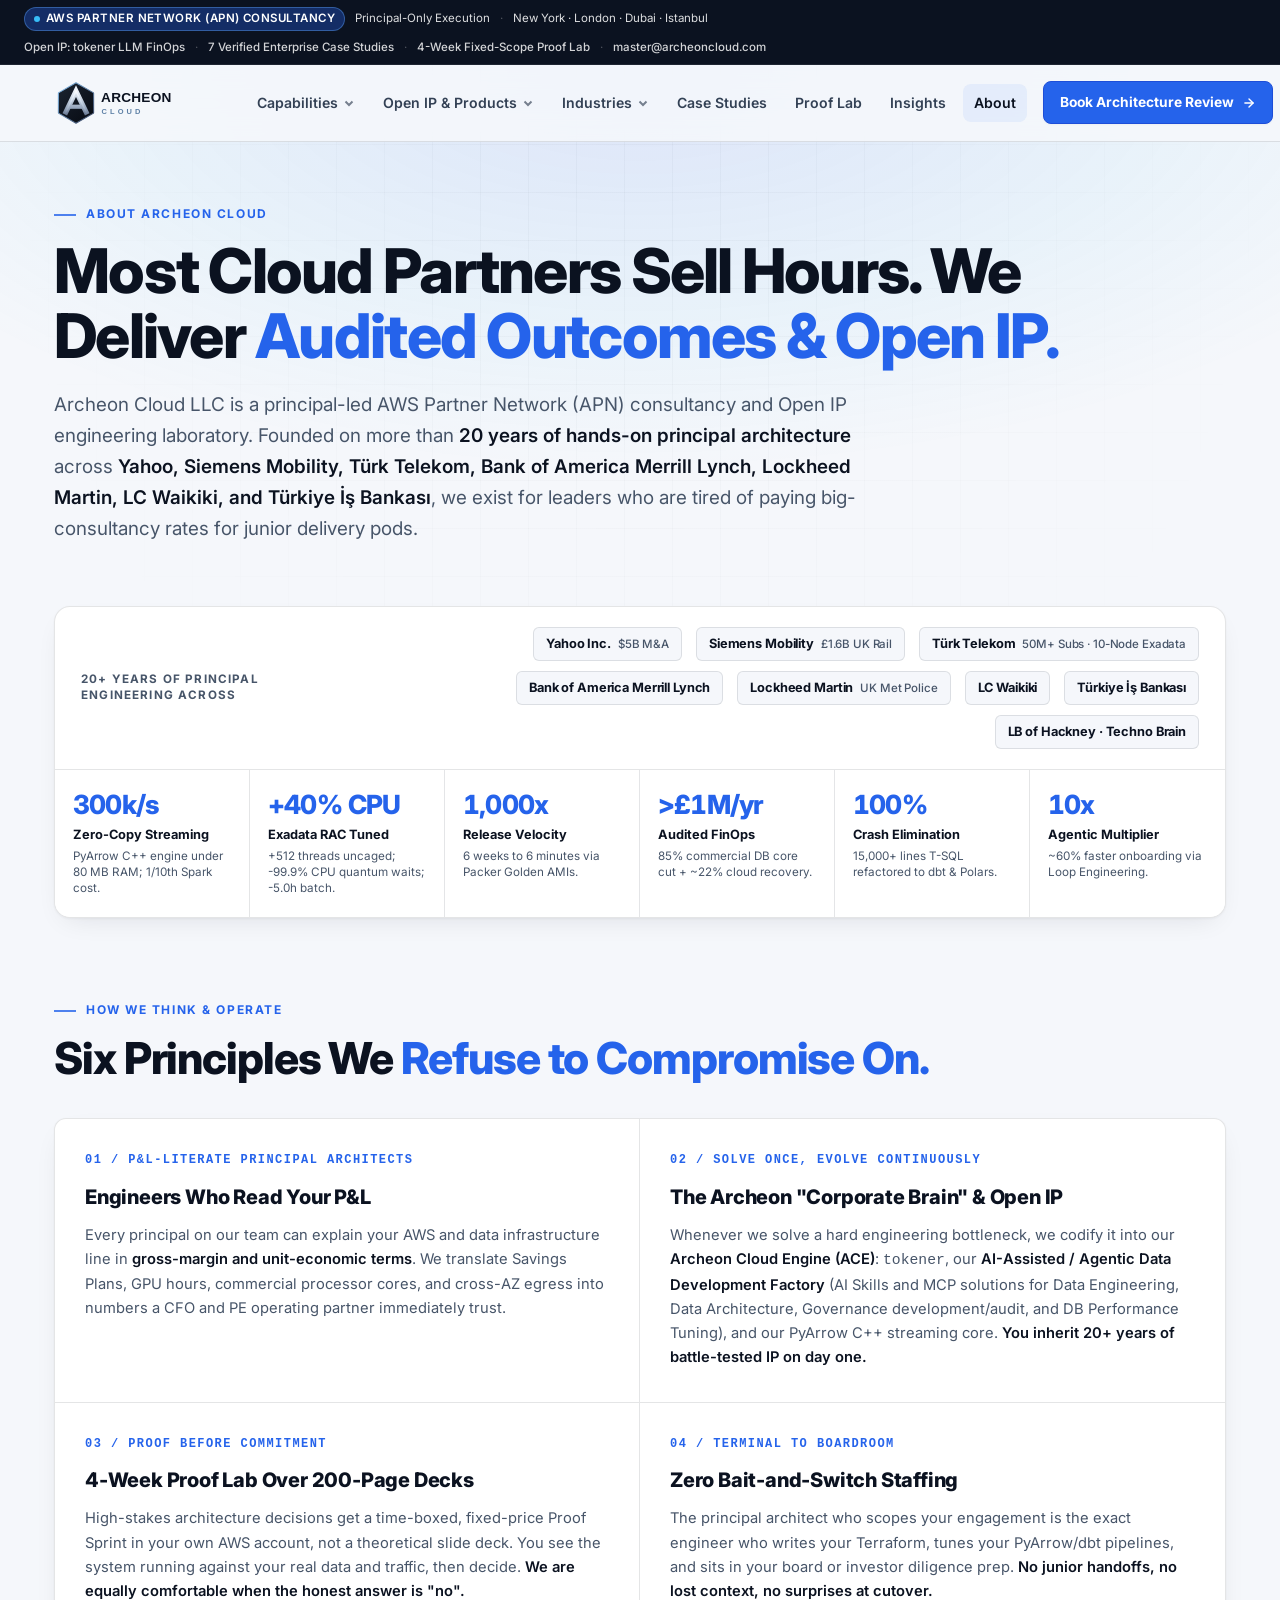
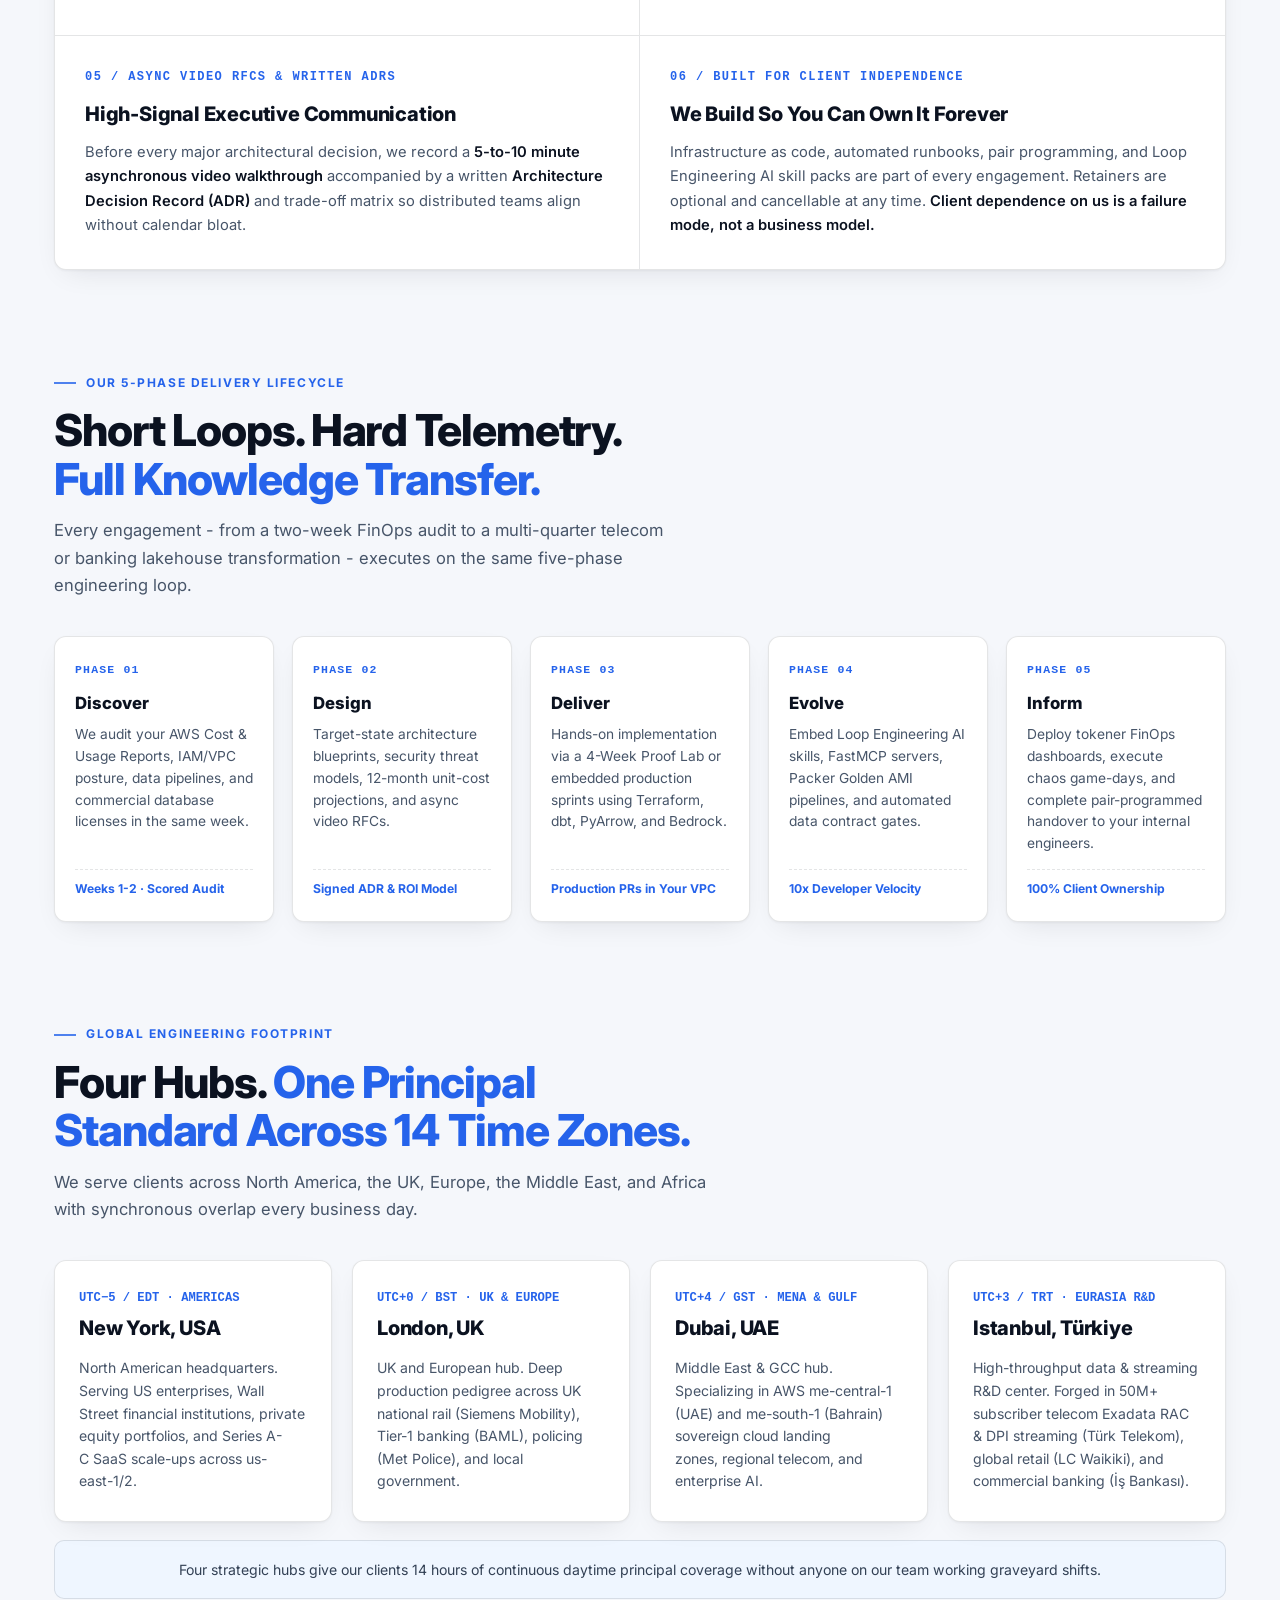
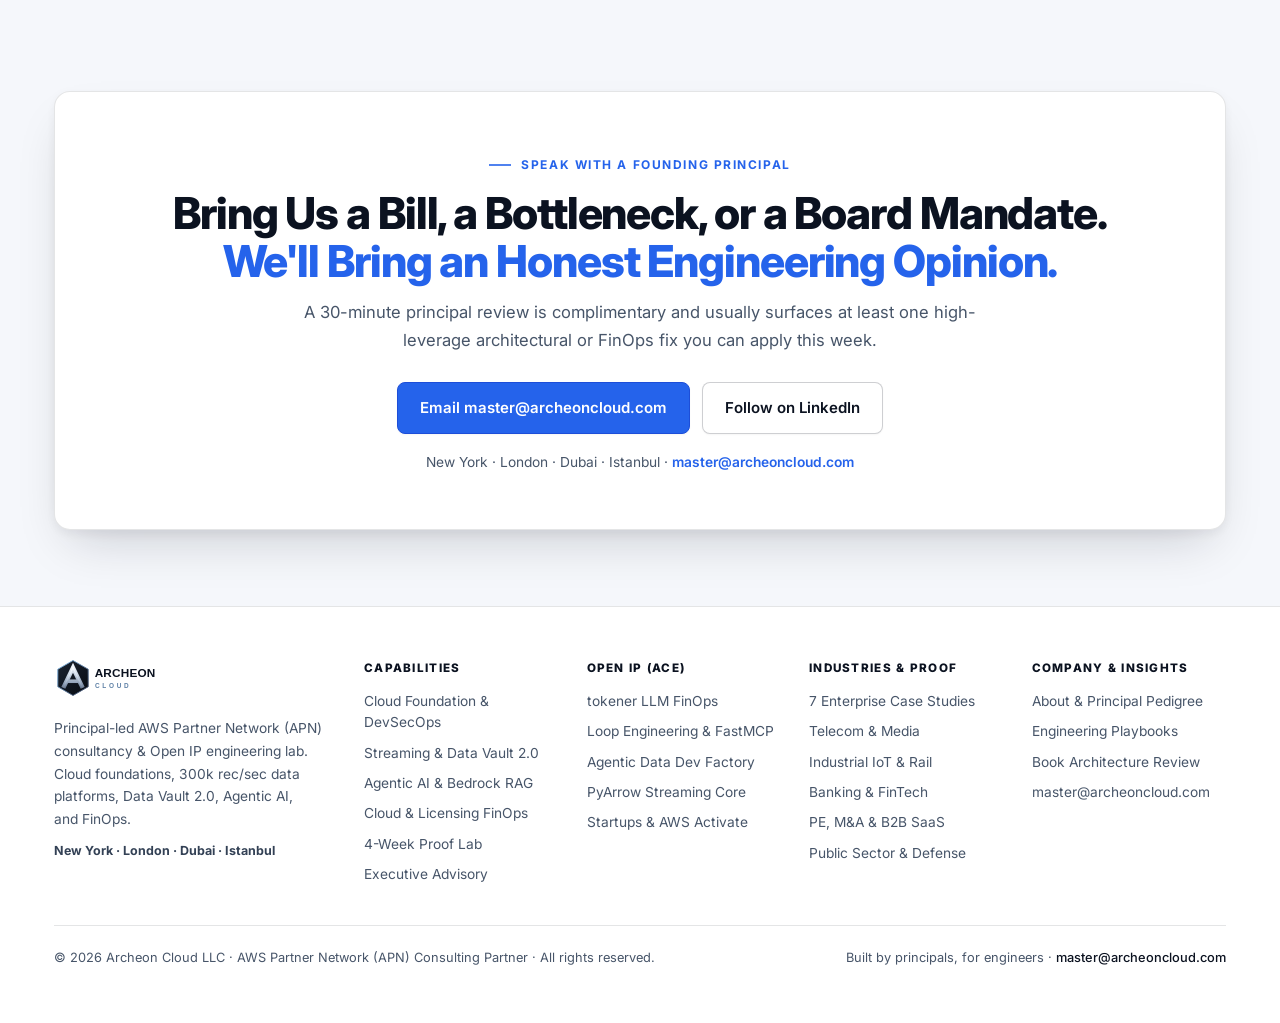
<file: about/index.html>
<!DOCTYPE html>
<html lang="en">

<head>
  <meta charset="UTF-8" />
  <meta name="viewport" content="width=device-width, initial-scale=1.0" />
  <title>About Archeon Cloud - Principal AWS Pedigree, Open IP Lab &amp; Global Hubs | New York · London · Dubai ·
    Istanbul</title>
  <meta name="description"
    content="Archeon Cloud LLC is a principal-led AWS Partner Network (APN) consultancy and Open IP engineering lab founded on 20+ years of Fortune-500 cloud, streaming data, Data Vault 2.0, and FinOps execution." />
  <link rel="canonical" href="https://archeoncloud.com/about/" />
  <meta property="og:type" content="website" />
  <meta property="og:title" content="About Archeon Cloud - Principal AWS Architecture &amp; Open IP Lab" />
  <meta property="og:description"
    content="Why Archeon Cloud is different: 20+ years of principal Fortune-500 pedigree, Open IP accelerators (tokener, Loop Engineering, Agentic Data Development Factory, PyArrow Core), and synchronous hubs in New York, London, Dubai, and Istanbul." />
  <meta property="og:url" content="https://archeoncloud.com/about/" />
  <meta property="og:image" content="https://archeoncloud.com/assets/mark.png" />
  <meta name="twitter:card" content="summary_large_image" />
  <meta name="theme-color" content="#0B1220" />
  <link rel="icon" type="image/png" sizes="32x32" href="../assets/favicon.png" />
  <link rel="apple-touch-icon" href="../assets/mark.png" />
  <link rel="preconnect" href="https://fonts.googleapis.com" />
  <link rel="preconnect" href="https://fonts.gstatic.com" crossorigin />
  <link href="https://fonts.googleapis.com/css2?family=Inter:wght@400;500;600;700;800;900&display=swap"
    rel="stylesheet" />
  <link rel="stylesheet" href="../assets/style.css" />
</head>

<body>

  <div class="aurora" aria-hidden="true"></div>
  <div class="grid-fade" aria-hidden="true"></div>

  <!-- Top Institutional APN Utility Bar -->
  <div class="top-bar">
    <div class="top-bar__inner">
      <div class="top-bar__left">
        <span class="top-bar__pill"><span class="pulse"></span> AWS Partner Network (APN) Consultancy</span>
        <span>Principal-Only Execution</span>
        <span class="top-bar__sep">·</span>
        <span>New York · London · Dubai · Istanbul</span>
      </div>
      <div class="top-bar__right">
        <a href="../product/tokener/">Open IP: tokener LLM FinOps</a>
        <span class="top-bar__sep">·</span>
        <a href="../case-studies/">7 Verified Enterprise Case Studies</a>
        <span class="top-bar__sep">·</span>
        <a href="../poc/">4-Week Fixed-Scope Proof Lab</a>
        <span class="top-bar__sep">·</span>
        <a href="mailto:master@archeoncloud.com">master@archeoncloud.com</a>
      </div>
    </div>
  </div>

  <!-- Sticky Header & Mega-Menu Navigation -->
  <div class="site-header-shell">
    <div class="wrap">
      <header class="site">
        <a class="brand" href="../" aria-label="Archeon Cloud home">
          <img src="../assets/logo.svg" alt="Archeon Cloud - Principal AWS Consultancy" />
        </a>
        <input type="checkbox" id="nav-toggle" class="nav-toggle" aria-hidden="true" />
        <label for="nav-toggle" class="nav-burger" aria-label="Toggle navigation"><span></span></label>
        <nav class="nav" aria-label="Primary">
          <div class="nav-item">
            <a href="../services/">
              Capabilities
              <svg class="nav-caret" viewBox="0 0 12 12" fill="none" stroke="currentColor" stroke-width="2">
                <path d="M2.5 4.5L6 8l3.5-3.5" />
              </svg>
            </a>
            <div class="nav-drop nav-drop--wide">
              <div class="nav-drop__head">4 Core Capability Practices &amp; Advisory</div>
              <a href="../services/#architecture">
                <strong>01 · Cloud Foundation &amp; DevSecOps</strong>
                <span>Multi-account AWS Control Tower, Terraform IaC, Golden AMIs, zero-downtime migration.</span>
              </a>
              <a href="../services/#streaming">
                <strong>02 · High-Throughput Data &amp; Data Vault 2.0</strong>
                <span>300k rec/sec PyArrow streaming, dbt Hybrid Data Vault 2.0, Iceberg &amp; Snowflake
                  lakehouses.</span>
              </a>
              <a href="../services/#genai">
                <strong>03 · Agentic AI &amp; Developer Platforms</strong>
                <span>Amazon Bedrock RAG, FastMCP tool servers, Loop Engineering &amp; 10x agentic workflows.</span>
              </a>
              <a href="../services/#finops">
                <strong>04 · Cloud FinOps &amp; Commercial Licensing</strong>
                <span>22% cloud spend recovery, Oracle Exadata &amp; SQL optimization, tokener LLM economics.</span>
              </a>
              <a href="../consultancy/">
                <strong>Executive Advisory &amp; Fractional Principal</strong>
                <span>M&amp;A technical due diligence, architecture rescue, and board-grade roadmaps.</span>
              </a>
              <a href="../startups/">
                <strong>High-Growth Startups &amp; AWS Activate</strong>
                <span>SOC 2 / HIPAA-ready foundations in 3 weeks with credit-aligned co-funding.</span>
              </a>
            </div>
          </div>

          <div class="nav-item">
            <a href="../product/tokener/">
              Open IP &amp; Products
              <svg class="nav-caret" viewBox="0 0 12 12" fill="none" stroke="currentColor" stroke-width="2">
                <path d="M2.5 4.5L6 8l3.5-3.5" />
              </svg>
            </a>
            <div class="nav-drop">
              <div class="nav-drop__head">The Archeon Cloud Engine (ACE)</div>
              <a href="../product/tokener/">
                <strong>tokener · LLM FinOps Control Plane</strong>
                <span>Self-hosted pre-stream token budget enforcement &amp; real-time cost attribution for Bedrock,
                  Anthropic &amp; OpenAI.</span>
              </a>
              <a href="../services/#genai">
                <strong>Loop Engineering &amp; AI Skills OS</strong>
                <span>Reusable FastMCP servers &amp; agentic context protocols delivering 10x developer velocity.</span>
              </a>
              <a href="../services/#data-vault">
                <strong>Agentic Data Development Factory</strong>
                <span>AI Skills &amp; MCP solutions for Data Engineering, Data Architecture, Governance Audit &amp; DB
                  Performance Tuning.</span>
              </a>
              <a href="../services/#streaming">
                <strong>PyArrow C++ Zero-Copy Streaming Core</strong>
                <span>300k records/sec micro-batch Parquet engine running under 80 MB RAM at 1/10th Spark cost.</span>
              </a>
            </div>
          </div>

          <div class="nav-item">
            <a href="../industries/">
              Industries
              <svg class="nav-caret" viewBox="0 0 12 12" fill="none" stroke="currentColor" stroke-width="2">
                <path d="M2.5 4.5L6 8l3.5-3.5" />
              </svg>
            </a>
            <div class="nav-drop nav-drop--wide">
              <div class="nav-drop__head">Regulated &amp; High-Velocity Verticals</div>
              <a href="../industries/#telecom">
                <strong>Telecom &amp; Digital Media</strong>
                <span>50M+ subscriber DPI telemetry, 20.5B daily records, sub-minute observability.</span>
              </a>
              <a href="../industries/#iiot">
                <strong>Industrial IoT, Rail &amp; Mobility</strong>
                <span>50M+ daily sensor files, fleet digital twins, predictive maintenance on AWS.</span>
              </a>
              <a href="../industries/#fintech">
                <strong>Banking, Capital Markets &amp; FinTech</strong>
                <span>PCI-DSS, SOX &amp; GDPR lakehouses, risk analytics, commercial database FinOps.</span>
              </a>
              <a href="../industries/#pe-saas">
                <strong>Private Equity, M&amp;A &amp; B2B SaaS</strong>
                <span>Post-merger cloud carve-outs, 1,000x CI/CD acceleration, SaaS unit economics.</span>
              </a>
              <a href="../industries/#retail">
                <strong>Global Retail &amp; Supply Chain</strong>
                <span>Omnichannel demand forecasting, 100% crash elimination via dbt &amp; DuckDB.</span>
              </a>
              <a href="../industries/#govtech">
                <strong>Public Sector, Defense &amp; GovTech</strong>
                <span>Air-gapped migrations, 80 TB intelligence archives, 19x national tax platform scale.</span>
              </a>
            </div>
          </div>

          <a href="../case-studies/">Case Studies</a>
          <a href="../poc/">Proof Lab</a>
          <a href="../blog/">Insights</a>
          <a href="../about/" class="active">About</a>
        </nav>
        <a class="nav-cta" href="../contact/">
          Book Architecture Review
          <svg width="14" height="14" viewBox="0 0 24 24" fill="none" stroke="currentColor" stroke-width="2.4"
            stroke-linecap="round" stroke-linejoin="round">
            <path d="M5 12h14" />
            <path d="m12 5 7 7-7 7" />
          </svg>
        </a>
      </header>
    </div>
  </div>

  <div class="wrap">
    <main>
      <section class="hero hero--left">
        <div class="eyebrow">About Archeon Cloud</div>
        <h1>Most Cloud Partners Sell Hours. We Deliver <span class="grad">Audited Outcomes &amp; Open IP.</span></h1>
        <p class="lede">
          Archeon Cloud LLC is a principal-led AWS Partner Network (APN) consultancy and Open IP engineering laboratory.
          Founded on more than <strong>20 years of hands-on principal architecture</strong> across <strong>Yahoo,
            Siemens Mobility, Türk Telekom, Bank of America Merrill Lynch, Lockheed Martin, LC Waikiki, and Türkiye İş
            Bankası</strong>, we exist for leaders who are tired of paying big-consultancy rates for junior delivery
          pods.
        </p>
      </section>

      <!-- Pedigree & Track Record Box -->
      <section aria-label="Principal Leadership Pedigree">
        <div class="pedigree-box">
          <div class="pedigree-logos">
            <div class="pedigree-logos__label">
              20+ Years of Principal Engineering Across
            </div>
            <div class="pedigree-logos__list">
              <span class="client-chip">Yahoo Inc. <small>$5B M&amp;A</small></span>
              <span class="client-chip">Siemens Mobility <small>£1.6B UK Rail</small></span>
              <span class="client-chip">Türk Telekom <small>50M+ Subs · 10-Node Exadata</small></span>
              <span class="client-chip">Bank of America Merrill Lynch</span>
              <span class="client-chip">Lockheed Martin <small>UK Met Police</small></span>
              <span class="client-chip">LC Waikiki</span>
              <span class="client-chip">Türkiye İş Bankası</span>
              <span class="client-chip">LB of Hackney · Techno Brain</span>
            </div>
          </div>
          <div class="kpi-strip">
            <div class="kpi-cell">
              <div class="kpi-cell__num">300k/s</div>
              <div class="kpi-cell__title">Zero-Copy Streaming</div>
              <div class="kpi-cell__desc">PyArrow C++ engine under 80 MB RAM; 1/10th Spark cost.</div>
            </div>
            <div class="kpi-cell">
              <div class="kpi-cell__num">+40% CPU</div>
              <div class="kpi-cell__title">Exadata RAC Tuned</div>
              <div class="kpi-cell__desc">+512 threads uncaged; -99.9% CPU quantum waits; -5.0h batch.</div>
            </div>
            <div class="kpi-cell">
              <div class="kpi-cell__num">1,000x</div>
              <div class="kpi-cell__title">Release Velocity</div>
              <div class="kpi-cell__desc">6 weeks to 6 minutes via Packer Golden AMIs.</div>
            </div>
            <div class="kpi-cell">
              <div class="kpi-cell__num">&gt;£1M/yr</div>
              <div class="kpi-cell__title">Audited FinOps</div>
              <div class="kpi-cell__desc">85% commercial DB core cut + ~22% cloud recovery.</div>
            </div>
            <div class="kpi-cell">
              <div class="kpi-cell__num">100%</div>
              <div class="kpi-cell__title">Crash Elimination</div>
              <div class="kpi-cell__desc">15,000+ lines T-SQL refactored to dbt &amp; Polars.</div>
            </div>
            <div class="kpi-cell">
              <div class="kpi-cell__num">10x</div>
              <div class="kpi-cell__title">Agentic Multiplier</div>
              <div class="kpi-cell__desc">~60% faster onboarding via Loop Engineering.</div>
            </div>
          </div>
        </div>
      </section>

      <section class="block" id="principles">
        <div class="eyebrow">How We Think &amp; Operate</div>
        <h2>Six Principles We <span class="grad">Refuse to Compromise On.</span></h2>
        <div class="manifesto">
          <div>
            <div class="num">01 / P&amp;L-LITERATE PRINCIPAL ARCHITECTS</div>
            <h3>Engineers Who Read Your P&amp;L</h3>
            <p>
              Every principal on our team can explain your AWS and data infrastructure line in <strong>gross-margin and
                unit-economic terms</strong>.
              We translate Savings Plans, GPU hours, commercial processor cores, and cross-AZ egress into numbers a CFO
              and PE operating partner immediately trust.
            </p>
          </div>
          <div>
            <div class="num">02 / SOLVE ONCE, EVOLVE CONTINUOUSLY</div>
            <h3>The Archeon "Corporate Brain" &amp; Open IP</h3>
            <p>
              Whenever we solve a hard engineering bottleneck, we codify it into our <strong>Archeon Cloud Engine
                (ACE)</strong>: <code>tokener</code>, our <strong>AI-Assisted / Agentic Data Development
                Factory</strong> (AI Skills and MCP solutions for Data Engineering, Data Architecture, Governance
              development/audit, and DB Performance Tuning), and our PyArrow C++ streaming core.
              <strong>You inherit 20+ years of battle-tested IP on day one.</strong>
            </p>
          </div>
          <div>
            <div class="num">03 / PROOF BEFORE COMMITMENT</div>
            <h3>4-Week Proof Lab Over 200-Page Decks</h3>
            <p>
              High-stakes architecture decisions get a time-boxed, fixed-price Proof Sprint in your own AWS account, not
              a theoretical slide deck.
              You see the system running against your real data and traffic, then decide.
              <strong>We are equally comfortable when the honest answer is "no".</strong>
            </p>
          </div>
          <div>
            <div class="num">04 / TERMINAL TO BOARDROOM</div>
            <h3>Zero Bait-and-Switch Staffing</h3>
            <p>
              The principal architect who scopes your engagement is the exact engineer who writes your Terraform, tunes
              your PyArrow/dbt pipelines, and sits in your board or investor diligence prep.
              <strong>No junior handoffs, no lost context, no surprises at cutover.</strong>
            </p>
          </div>
          <div>
            <div class="num">05 / ASYNC VIDEO RFCS &amp; WRITTEN ADRS</div>
            <h3>High-Signal Executive Communication</h3>
            <p>
              Before every major architectural decision, we record a <strong>5-to-10 minute asynchronous video
                walkthrough</strong> accompanied by a written <strong>Architecture Decision Record (ADR)</strong> and
              trade-off matrix so distributed teams align without calendar bloat.
            </p>
          </div>
          <div>
            <div class="num">06 / BUILT FOR CLIENT INDEPENDENCE</div>
            <h3>We Build So You Can Own It Forever</h3>
            <p>
              Infrastructure as code, automated runbooks, pair programming, and Loop Engineering AI skill packs are part
              of every engagement.
              Retainers are optional and cancellable at any time.
              <strong>Client dependence on us is a failure mode, not a business model.</strong>
            </p>
          </div>
        </div>
      </section>

      <section class="block" id="approach">
        <div class="eyebrow">Our 5-Phase Delivery Lifecycle</div>
        <h2>Short Loops. Hard Telemetry. <span class="grad">Full Knowledge Transfer.</span></h2>
        <p class="sub">Every engagement - from a two-week FinOps audit to a multi-quarter telecom or banking lakehouse
          transformation - executes on the same five-phase engineering loop.</p>
        <div class="steps steps--5">
          <div class="step">
            <h3>Discover</h3>
            <p>We audit your AWS Cost &amp; Usage Reports, IAM/VPC posture, data pipelines, and commercial database
              licenses in the same week.</p>
            <em>Weeks 1-2 · Scored Audit</em>
          </div>
          <div class="step">
            <h3>Design</h3>
            <p>Target-state architecture blueprints, security threat models, 12-month unit-cost projections, and async
              video RFCs.</p>
            <em>Signed ADR &amp; ROI Model</em>
          </div>
          <div class="step">
            <h3>Deliver</h3>
            <p>Hands-on implementation via a 4-Week Proof Lab or embedded production sprints using Terraform, dbt,
              PyArrow, and Bedrock.</p>
            <em>Production PRs in Your VPC</em>
          </div>
          <div class="step">
            <h3>Evolve</h3>
            <p>Embed Loop Engineering AI skills, FastMCP servers, Packer Golden AMI pipelines, and automated data
              contract gates.</p>
            <em>10x Developer Velocity</em>
          </div>
          <div class="step">
            <h3>Inform</h3>
            <p>Deploy tokener FinOps dashboards, execute chaos game-days, and complete pair-programmed handover to your
              internal engineers.</p>
            <em>100% Client Ownership</em>
          </div>
        </div>
      </section>

      <section class="block" id="locations">
        <div class="eyebrow">Global Engineering Footprint</div>
        <h2>Four Hubs. <span class="grad">One Principal Standard Across 14 Time Zones.</span></h2>
        <p class="sub">We serve clients across North America, the UK, Europe, the Middle East, and Africa with
          synchronous overlap every business day.</p>

        <div class="grid grid-4">
          <article class="card loc">
            <span class="tz">UTC−5 / EDT · AMERICAS</span>
            <h3>New York, USA</h3>
            <p>North American headquarters. Serving US enterprises, Wall Street financial institutions, private equity
              portfolios, and Series A-C SaaS scale-ups across us-east-1/2.</p>
          </article>
          <article class="card loc">
            <span class="tz">UTC+0 / BST · UK &amp; EUROPE</span>
            <h3>London, UK</h3>
            <p>UK and European hub. Deep production pedigree across UK national rail (Siemens Mobility), Tier-1 banking
              (BAML), policing (Met Police), and local government.</p>
          </article>
          <article class="card loc">
            <span class="tz">UTC+4 / GST · MENA &amp; GULF</span>
            <h3>Dubai, UAE</h3>
            <p>Middle East &amp; GCC hub. Specializing in AWS me-central-1 (UAE) and me-south-1 (Bahrain) sovereign
              cloud landing zones, regional telecom, and enterprise AI.</p>
          </article>
          <article class="card loc">
            <span class="tz">UTC+3 / TRT · EURASIA R&amp;D</span>
            <h3>Istanbul, Türkiye</h3>
            <p>High-throughput data &amp; streaming R&amp;D center. Forged in 50M+ subscriber telecom Exadata RAC &amp;
              DPI streaming (Türk Telekom), global retail (LC Waikiki), and commercial banking (İş Bankası).</p>
          </article>
        </div>
        <div class="loc-band">
          Four strategic hubs give our clients 14 hours of continuous daytime principal coverage without anyone on our
          team working graveyard shifts.
        </div>
      </section>

      <section class="contact" id="contact">
        <div class="eyebrow" style="justify-content:center;">Speak With a Founding Principal</div>
        <h2>Bring Us a Bill, a Bottleneck, or a Board Mandate. <span class="grad">We'll Bring an Honest Engineering
            Opinion.</span></h2>
        <p class="sub">A 30-minute principal review is complimentary and usually surfaces at least one high-leverage
          architectural or FinOps fix you can apply this week.</p>
        <div class="cta-row">
          <a class="btn"
            href="mailto:master@archeoncloud.com?subject=Archeon%20Cloud%20-%20Principal%20Architecture%20Review">Email
            master@archeoncloud.com</a>
          <a class="btn btn--ghost" href="https://www.linkedin.com/company/archeon-cloud/" target="_blank"
            rel="noopener">Follow on LinkedIn</a>
        </div>
        <span class="contact-mail">New York · London · Dubai · Istanbul · <a
            href="mailto:master@archeoncloud.com">master@archeoncloud.com</a></span>
      </section>
    </main>
  </div>

  <!-- Institutional Footer -->
  <footer>
    <div class="wrap">
      <div class="foot-grid">
        <div>
          <img src="../assets/logo.svg" alt="Archeon Cloud" />
          <p>Principal-led AWS Partner Network (APN) consultancy &amp; Open IP engineering lab. Cloud foundations, 300k
            rec/sec data platforms, Data Vault 2.0, Agentic AI, and FinOps.</p>
          <p style="margin-top: 10px; font-size: 0.78rem; color: var(--silver);"><strong>New York · London · Dubai ·
              Istanbul</strong></p>
        </div>
        <div>
          <h4>Capabilities</h4>
          <ul>
            <li><a href="../services/#architecture">Cloud Foundation &amp; DevSecOps</a></li>
            <li><a href="../services/#streaming">Streaming &amp; Data Vault 2.0</a></li>
            <li><a href="../services/#genai">Agentic AI &amp; Bedrock RAG</a></li>
            <li><a href="../services/#finops">Cloud &amp; Licensing FinOps</a></li>
            <li><a href="../poc/">4-Week Proof Lab</a></li>
            <li><a href="../consultancy/">Executive Advisory</a></li>
          </ul>
        </div>
        <div>
          <h4>Open IP (ACE)</h4>
          <ul>
            <li><a href="../product/tokener/">tokener LLM FinOps</a></li>
            <li><a href="../services/#genai">Loop Engineering &amp; FastMCP</a></li>
            <li><a href="../services/#data-vault">Agentic Data Dev Factory</a></li>
            <li><a href="../services/#streaming">PyArrow Streaming Core</a></li>
            <li><a href="../startups/">Startups &amp; AWS Activate</a></li>
          </ul>
        </div>
        <div>
          <h4>Industries &amp; Proof</h4>
          <ul>
            <li><a href="../case-studies/">7 Enterprise Case Studies</a></li>
            <li><a href="../industries/#telecom">Telecom &amp; Media</a></li>
            <li><a href="../industries/#iiot">Industrial IoT &amp; Rail</a></li>
            <li><a href="../industries/#fintech">Banking &amp; FinTech</a></li>
            <li><a href="../industries/#pe-saas">PE, M&amp;A &amp; B2B SaaS</a></li>
            <li><a href="../industries/#govtech">Public Sector &amp; Defense</a></li>
          </ul>
        </div>
        <div>
          <h4>Company &amp; Insights</h4>
          <ul>
            <li><a href="../about/">About &amp; Principal Pedigree</a></li>
            <li><a href="../blog/">Engineering Playbooks</a></li>
            <li><a href="../contact/">Book Architecture Review</a></li>
            <li><a href="mailto:master@archeoncloud.com">master@archeoncloud.com</a></li>
          </ul>
        </div>
      </div>
      <div class="foot-bottom">
        <span>© 2026 Archeon Cloud LLC · AWS Partner Network (APN) Consulting Partner · All rights reserved.</span>
        <span>Built by principals, for engineers · <a
            href="mailto:master@archeoncloud.com">master@archeoncloud.com</a></span>
      </div>
    </div>
  </footer>

</body>

</html>
</file>
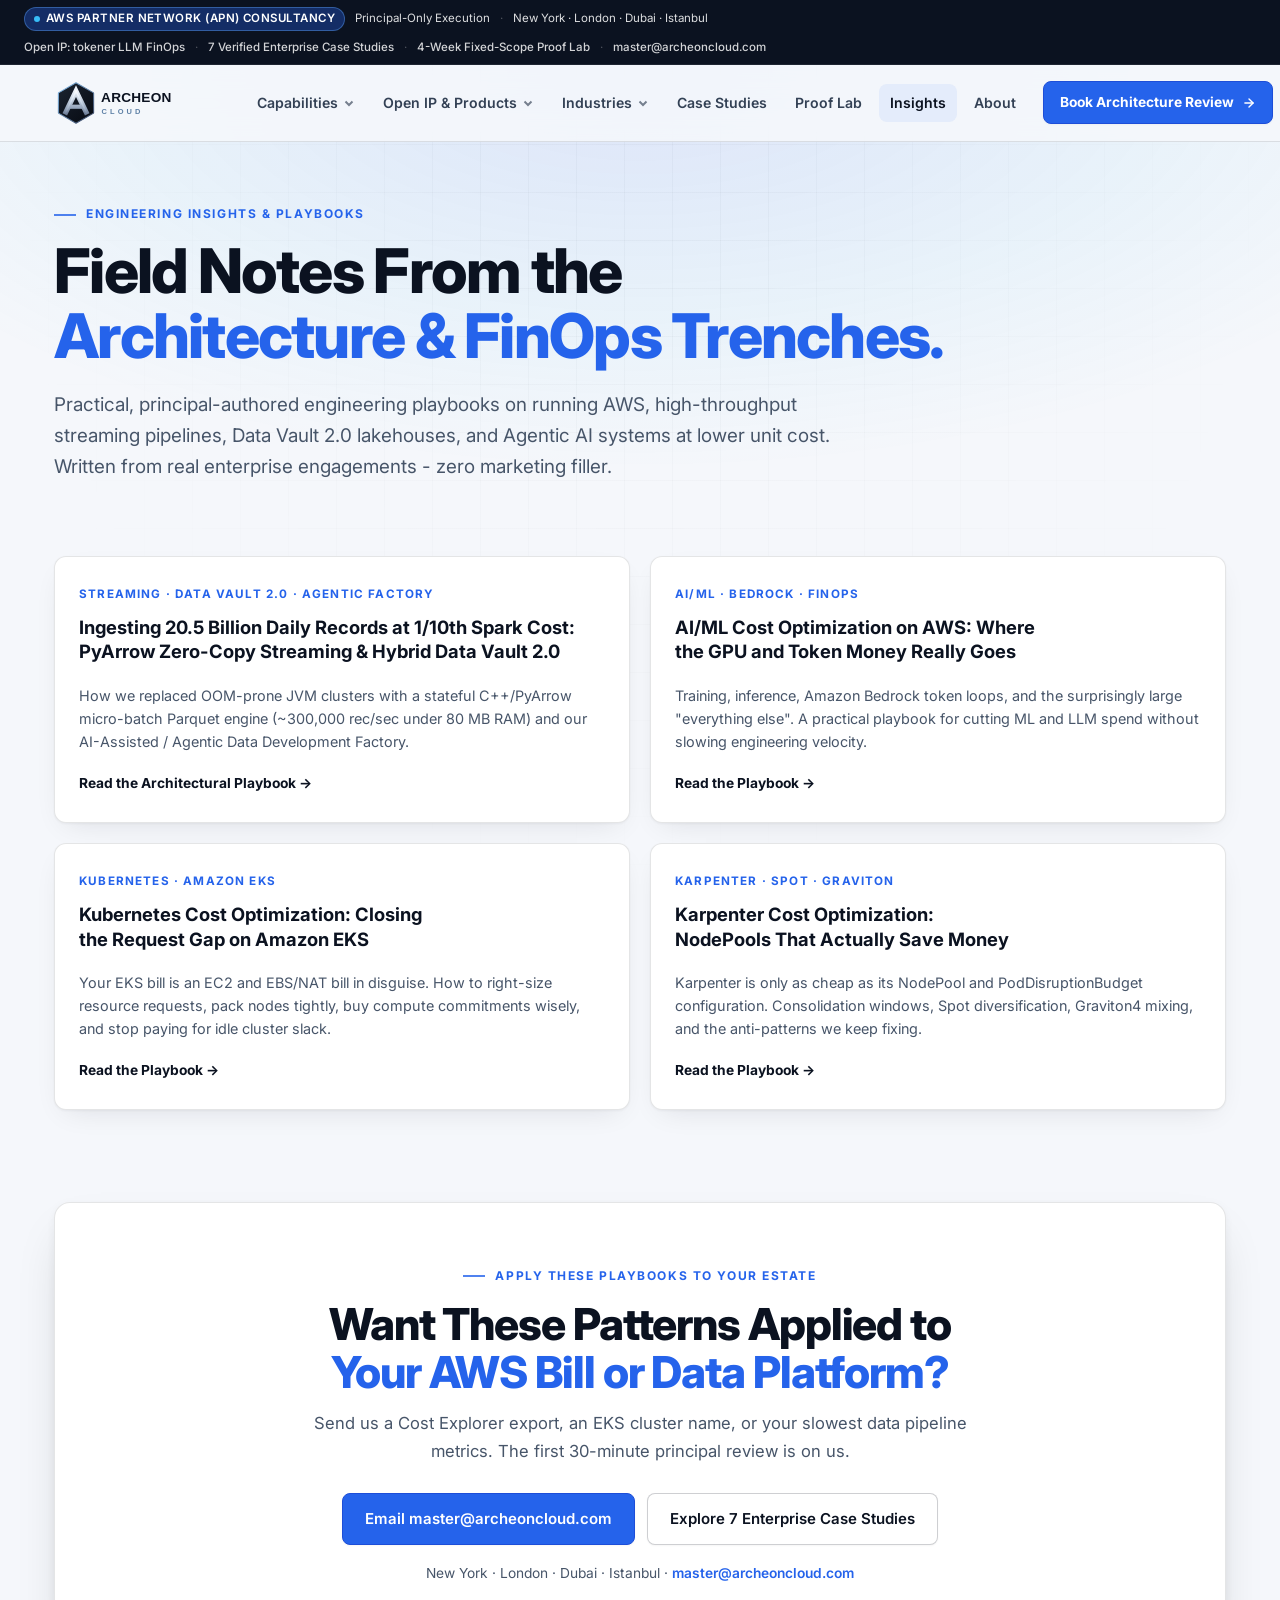
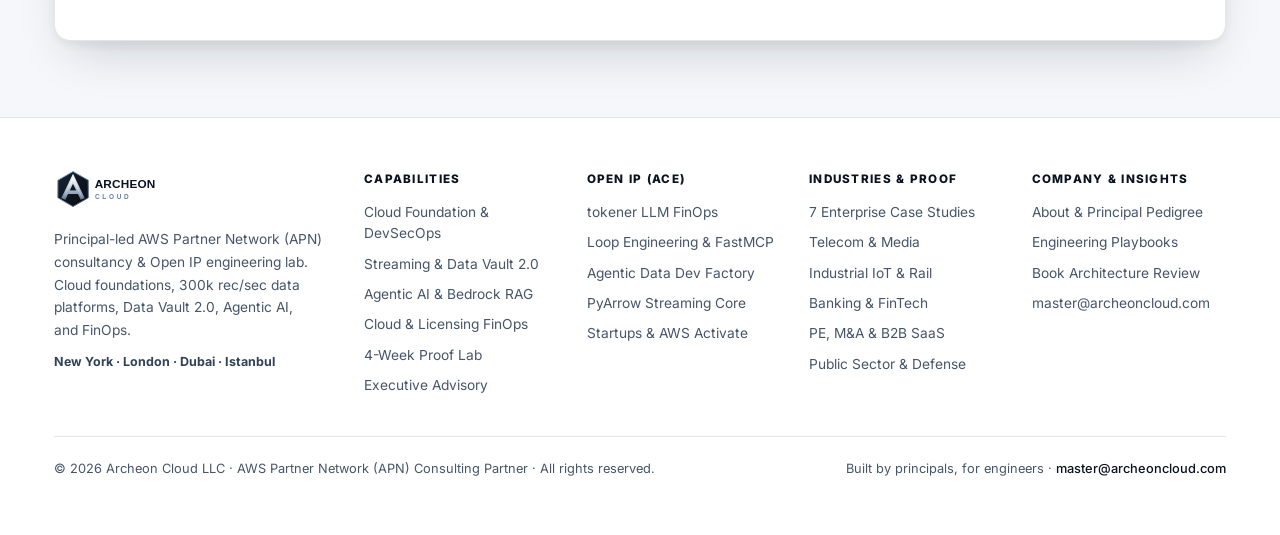
<file: blog/index.html>
<!DOCTYPE html>
<html lang="en">

<head>
  <meta charset="UTF-8" />
  <meta name="viewport" content="width=device-width, initial-scale=1.0" />
  <title>Engineering Insights &amp; Playbooks - FinOps, EKS, Karpenter, PyArrow Streaming &amp; Data Vault 2.0 | Archeon
    Cloud</title>
  <meta name="description"
    content="Engineering field notes and production playbooks from Archeon Cloud: AI/ML &amp; Bedrock cost optimization, Kubernetes on EKS, Karpenter Spot NodePools, PyArrow 300k/s zero-copy streaming, and Hybrid Data Vault 2.0." />
  <link rel="canonical" href="https://archeoncloud.com/blog/" />
  <meta property="og:type" content="website" />
  <meta property="og:title" content="Engineering Insights &amp; Playbooks - Archeon Cloud" />
  <meta property="og:description"
    content="Practical, principal-written engineering playbooks on AWS FinOps, EKS, Karpenter, 300k/s PyArrow streaming, Data Vault 2.0, and Agentic AI." />
  <meta property="og:url" content="https://archeoncloud.com/blog/" />
  <meta property="og:image" content="https://archeoncloud.com/assets/mark.png" />
  <meta name="twitter:card" content="summary_large_image" />
  <meta name="theme-color" content="#0B1220" />
  <link rel="icon" type="image/png" sizes="32x32" href="../assets/favicon.png" />
  <link rel="apple-touch-icon" href="../assets/mark.png" />
  <link rel="preconnect" href="https://fonts.googleapis.com" />
  <link rel="preconnect" href="https://fonts.gstatic.com" crossorigin />
  <link href="https://fonts.googleapis.com/css2?family=Inter:wght@400;500;600;700;800;900&display=swap"
    rel="stylesheet" />
  <link rel="stylesheet" href="../assets/style.css" />
</head>

<body>

  <div class="aurora" aria-hidden="true"></div>
  <div class="grid-fade" aria-hidden="true"></div>

  <!-- Top Institutional APN Utility Bar -->
  <div class="top-bar">
    <div class="top-bar__inner">
      <div class="top-bar__left">
        <span class="top-bar__pill"><span class="pulse"></span> AWS Partner Network (APN) Consultancy</span>
        <span>Principal-Only Execution</span>
        <span class="top-bar__sep">·</span>
        <span>New York · London · Dubai · Istanbul</span>
      </div>
      <div class="top-bar__right">
        <a href="../product/tokener/">Open IP: tokener LLM FinOps</a>
        <span class="top-bar__sep">·</span>
        <a href="../case-studies/">7 Verified Enterprise Case Studies</a>
        <span class="top-bar__sep">·</span>
        <a href="../poc/">4-Week Fixed-Scope Proof Lab</a>
        <span class="top-bar__sep">·</span>
        <a href="mailto:master@archeoncloud.com">master@archeoncloud.com</a>
      </div>
    </div>
  </div>

  <!-- Sticky Header & Mega-Menu Navigation -->
  <div class="site-header-shell">
    <div class="wrap">
      <header class="site">
        <a class="brand" href="../" aria-label="Archeon Cloud home">
          <img src="../assets/logo.svg" alt="Archeon Cloud - Principal AWS Consultancy" />
        </a>
        <input type="checkbox" id="nav-toggle" class="nav-toggle" aria-hidden="true" />
        <label for="nav-toggle" class="nav-burger" aria-label="Toggle navigation"><span></span></label>
        <nav class="nav" aria-label="Primary">
          <div class="nav-item">
            <a href="../services/">
              Capabilities
              <svg class="nav-caret" viewBox="0 0 12 12" fill="none" stroke="currentColor" stroke-width="2">
                <path d="M2.5 4.5L6 8l3.5-3.5" />
              </svg>
            </a>
            <div class="nav-drop nav-drop--wide">
              <div class="nav-drop__head">4 Core Capability Practices &amp; Advisory</div>
              <a href="../services/#architecture">
                <strong>01 · Cloud Foundation &amp; DevSecOps</strong>
                <span>Multi-account AWS Control Tower, Terraform IaC, Golden AMIs, zero-downtime migration.</span>
              </a>
              <a href="../services/#streaming">
                <strong>02 · High-Throughput Data &amp; Data Vault 2.0</strong>
                <span>300k rec/sec PyArrow streaming, dbt Hybrid Data Vault 2.0, Iceberg &amp; Snowflake
                  lakehouses.</span>
              </a>
              <a href="../services/#genai">
                <strong>03 · Agentic AI &amp; Developer Platforms</strong>
                <span>Amazon Bedrock RAG, FastMCP tool servers, Loop Engineering &amp; 10x agentic workflows.</span>
              </a>
              <a href="../services/#finops">
                <strong>04 · Cloud FinOps &amp; Commercial Licensing</strong>
                <span>22% cloud spend recovery, Oracle Exadata &amp; SQL optimization, tokener LLM economics.</span>
              </a>
              <a href="../consultancy/">
                <strong>Executive Advisory &amp; Fractional Principal</strong>
                <span>M&amp;A technical due diligence, architecture rescue, and board-grade roadmaps.</span>
              </a>
              <a href="../startups/">
                <strong>High-Growth Startups &amp; AWS Activate</strong>
                <span>SOC 2 / HIPAA-ready foundations in 3 weeks with credit-aligned co-funding.</span>
              </a>
            </div>
          </div>

          <div class="nav-item">
            <a href="../product/tokener/">
              Open IP &amp; Products
              <svg class="nav-caret" viewBox="0 0 12 12" fill="none" stroke="currentColor" stroke-width="2">
                <path d="M2.5 4.5L6 8l3.5-3.5" />
              </svg>
            </a>
            <div class="nav-drop">
              <div class="nav-drop__head">The Archeon Cloud Engine (ACE)</div>
              <a href="../product/tokener/">
                <strong>tokener · LLM FinOps Control Plane</strong>
                <span>Self-hosted pre-stream token budget enforcement &amp; real-time cost attribution for Bedrock,
                  Anthropic &amp; OpenAI.</span>
              </a>
              <a href="../services/#genai">
                <strong>Loop Engineering &amp; AI Skills OS</strong>
                <span>Reusable FastMCP servers &amp; agentic context protocols delivering 10x developer velocity.</span>
              </a>
              <a href="../services/#data-vault">
                <strong>Agentic Data Development Factory</strong>
                <span>AI Skills &amp; MCP solutions for Data Engineering, Data Architecture, Governance Audit &amp; DB
                  Performance Tuning.</span>
              </a>
              <a href="../services/#streaming">
                <strong>PyArrow C++ Zero-Copy Streaming Core</strong>
                <span>300k records/sec micro-batch Parquet engine running under 80 MB RAM at 1/10th Spark cost.</span>
              </a>
            </div>
          </div>

          <div class="nav-item">
            <a href="../industries/">
              Industries
              <svg class="nav-caret" viewBox="0 0 12 12" fill="none" stroke="currentColor" stroke-width="2">
                <path d="M2.5 4.5L6 8l3.5-3.5" />
              </svg>
            </a>
            <div class="nav-drop nav-drop--wide">
              <div class="nav-drop__head">Regulated &amp; High-Velocity Verticals</div>
              <a href="../industries/#telecom">
                <strong>Telecom &amp; Digital Media</strong>
                <span>50M+ subscriber DPI telemetry, 20.5B daily records, sub-minute observability.</span>
              </a>
              <a href="../industries/#iiot">
                <strong>Industrial IoT, Rail &amp; Mobility</strong>
                <span>50M+ daily sensor files, fleet digital twins, predictive maintenance on AWS.</span>
              </a>
              <a href="../industries/#fintech">
                <strong>Banking, Capital Markets &amp; FinTech</strong>
                <span>PCI-DSS, SOX &amp; GDPR lakehouses, risk analytics, commercial database FinOps.</span>
              </a>
              <a href="../industries/#pe-saas">
                <strong>Private Equity, M&amp;A &amp; B2B SaaS</strong>
                <span>Post-merger cloud carve-outs, 1,000x CI/CD acceleration, SaaS unit economics.</span>
              </a>
              <a href="../industries/#retail">
                <strong>Global Retail &amp; Supply Chain</strong>
                <span>Omnichannel demand forecasting, 100% crash elimination via dbt &amp; DuckDB.</span>
              </a>
              <a href="../industries/#govtech">
                <strong>Public Sector, Defense &amp; GovTech</strong>
                <span>Air-gapped migrations, 80 TB intelligence archives, 19x national tax platform scale.</span>
              </a>
            </div>
          </div>

          <a href="../case-studies/">Case Studies</a>
          <a href="../poc/">Proof Lab</a>
          <a href="../blog/" class="active">Insights</a>
          <a href="../about/">About</a>
        </nav>
        <a class="nav-cta" href="../contact/">
          Book Architecture Review
          <svg width="14" height="14" viewBox="0 0 24 24" fill="none" stroke="currentColor" stroke-width="2.4"
            stroke-linecap="round" stroke-linejoin="round">
            <path d="M5 12h14" />
            <path d="m12 5 7 7-7 7" />
          </svg>
        </a>
      </header>
    </div>
  </div>

  <div class="wrap">
    <main>
      <section class="hero hero--left">
        <div class="eyebrow">Engineering Insights &amp; Playbooks</div>
        <h1>Field Notes From the <span class="grad">Architecture &amp; FinOps Trenches.</span></h1>
        <p class="lede">
          Practical, principal-authored engineering playbooks on running AWS, high-throughput streaming pipelines, Data
          Vault 2.0 lakehouses, and Agentic AI systems at lower unit cost.
          Written from real enterprise engagements - zero marketing filler.
        </p>
      </section>

      <section class="block" style="padding-top:24px;">
        <div class="grid grid-2" style="margin-top:0;">
          <a class="card card--link post-card" href="../blog/pyarrow-zero-copy-streaming-data-vault.html">
            <span class="kicker">Streaming · Data Vault 2.0 · Agentic Factory</span>
            <h3>Ingesting 20.5 Billion Daily Records at 1/10th Spark Cost: PyArrow Zero-Copy Streaming &amp; Hybrid Data
              Vault 2.0</h3>
            <p>How we replaced OOM-prone JVM clusters with a stateful C++/PyArrow micro-batch Parquet engine (~300,000
              rec/sec under 80 MB RAM) and our AI-Assisted / Agentic Data Development Factory.</p>
            <span class="more">Read the Architectural Playbook →</span>
          </a>

          <a class="card card--link post-card" href="../blog/ai-ml-cost-optimization-aws.html">
            <span class="kicker">AI/ML · Bedrock · FinOps</span>
            <h3>AI/ML Cost Optimization on AWS: Where the GPU and Token Money Really Goes</h3>
            <p>Training, inference, Amazon Bedrock token loops, and the surprisingly large "everything else". A
              practical playbook for cutting ML and LLM spend without slowing engineering velocity.</p>
            <span class="more">Read the Playbook →</span>
          </a>

          <a class="card card--link post-card" href="../blog/kubernetes-cost-optimization-eks.html">
            <span class="kicker">Kubernetes · Amazon EKS</span>
            <h3>Kubernetes Cost Optimization: Closing the Request Gap on Amazon EKS</h3>
            <p>Your EKS bill is an EC2 and EBS/NAT bill in disguise. How to right-size resource requests, pack nodes
              tightly, buy compute commitments wisely, and stop paying for idle cluster slack.</p>
            <span class="more">Read the Playbook →</span>
          </a>

          <a class="card card--link post-card" href="../blog/karpenter-cost-optimization.html">
            <span class="kicker">Karpenter · Spot · Graviton</span>
            <h3>Karpenter Cost Optimization: NodePools That Actually Save Money</h3>
            <p>Karpenter is only as cheap as its NodePool and PodDisruptionBudget configuration. Consolidation windows,
              Spot diversification, Graviton4 mixing, and the anti-patterns we keep fixing.</p>
            <span class="more">Read the Playbook →</span>
          </a>
        </div>
      </section>

      <section class="contact" id="contact">
        <div class="eyebrow" style="justify-content:center;">Apply These Playbooks to Your Estate</div>
        <h2>Want These Patterns Applied to <span class="grad">Your AWS Bill or Data Platform?</span></h2>
        <p class="sub">Send us a Cost Explorer export, an EKS cluster name, or your slowest data pipeline metrics. The
          first 30-minute principal review is on us.</p>
        <div class="cta-row">
          <a class="btn"
            href="mailto:master@archeoncloud.com?subject=Archeon%20Cloud%20-%20Playbook%20%26%20Architecture%20Review">Email
            master@archeoncloud.com</a>
          <a class="btn btn--ghost" href="../case-studies/">Explore 7 Enterprise Case Studies</a>
        </div>
        <span class="contact-mail">New York · London · Dubai · Istanbul · <a
            href="mailto:master@archeoncloud.com">master@archeoncloud.com</a></span>
      </section>
    </main>
  </div>

  <!-- Institutional Footer -->
  <footer>
    <div class="wrap">
      <div class="foot-grid">
        <div>
          <img src="../assets/logo.svg" alt="Archeon Cloud" />
          <p>Principal-led AWS Partner Network (APN) consultancy &amp; Open IP engineering lab. Cloud foundations, 300k
            rec/sec data platforms, Data Vault 2.0, Agentic AI, and FinOps.</p>
          <p style="margin-top: 10px; font-size: 0.78rem; color: var(--silver);"><strong>New York · London · Dubai ·
              Istanbul</strong></p>
        </div>
        <div>
          <h4>Capabilities</h4>
          <ul>
            <li><a href="../services/#architecture">Cloud Foundation &amp; DevSecOps</a></li>
            <li><a href="../services/#streaming">Streaming &amp; Data Vault 2.0</a></li>
            <li><a href="../services/#genai">Agentic AI &amp; Bedrock RAG</a></li>
            <li><a href="../services/#finops">Cloud &amp; Licensing FinOps</a></li>
            <li><a href="../poc/">4-Week Proof Lab</a></li>
            <li><a href="../consultancy/">Executive Advisory</a></li>
          </ul>
        </div>
        <div>
          <h4>Open IP (ACE)</h4>
          <ul>
            <li><a href="../product/tokener/">tokener LLM FinOps</a></li>
            <li><a href="../services/#genai">Loop Engineering &amp; FastMCP</a></li>
            <li><a href="../services/#data-vault">Agentic Data Dev Factory</a></li>
            <li><a href="../services/#streaming">PyArrow Streaming Core</a></li>
            <li><a href="../startups/">Startups &amp; AWS Activate</a></li>
          </ul>
        </div>
        <div>
          <h4>Industries &amp; Proof</h4>
          <ul>
            <li><a href="../case-studies/">7 Enterprise Case Studies</a></li>
            <li><a href="../industries/#telecom">Telecom &amp; Media</a></li>
            <li><a href="../industries/#iiot">Industrial IoT &amp; Rail</a></li>
            <li><a href="../industries/#fintech">Banking &amp; FinTech</a></li>
            <li><a href="../industries/#pe-saas">PE, M&amp;A &amp; B2B SaaS</a></li>
            <li><a href="../industries/#govtech">Public Sector &amp; Defense</a></li>
          </ul>
        </div>
        <div>
          <h4>Company &amp; Insights</h4>
          <ul>
            <li><a href="../about/">About &amp; Principal Pedigree</a></li>
            <li><a href="../blog/">Engineering Playbooks</a></li>
            <li><a href="../contact/">Book Architecture Review</a></li>
            <li><a href="mailto:master@archeoncloud.com">master@archeoncloud.com</a></li>
          </ul>
        </div>
      </div>
      <div class="foot-bottom">
        <span>© 2026 Archeon Cloud LLC · AWS Partner Network (APN) Consulting Partner · All rights reserved.</span>
        <span>Built by principals, for engineers · <a
            href="mailto:master@archeoncloud.com">master@archeoncloud.com</a></span>
      </div>
    </div>
  </footer>

</body>

</html>
</file>
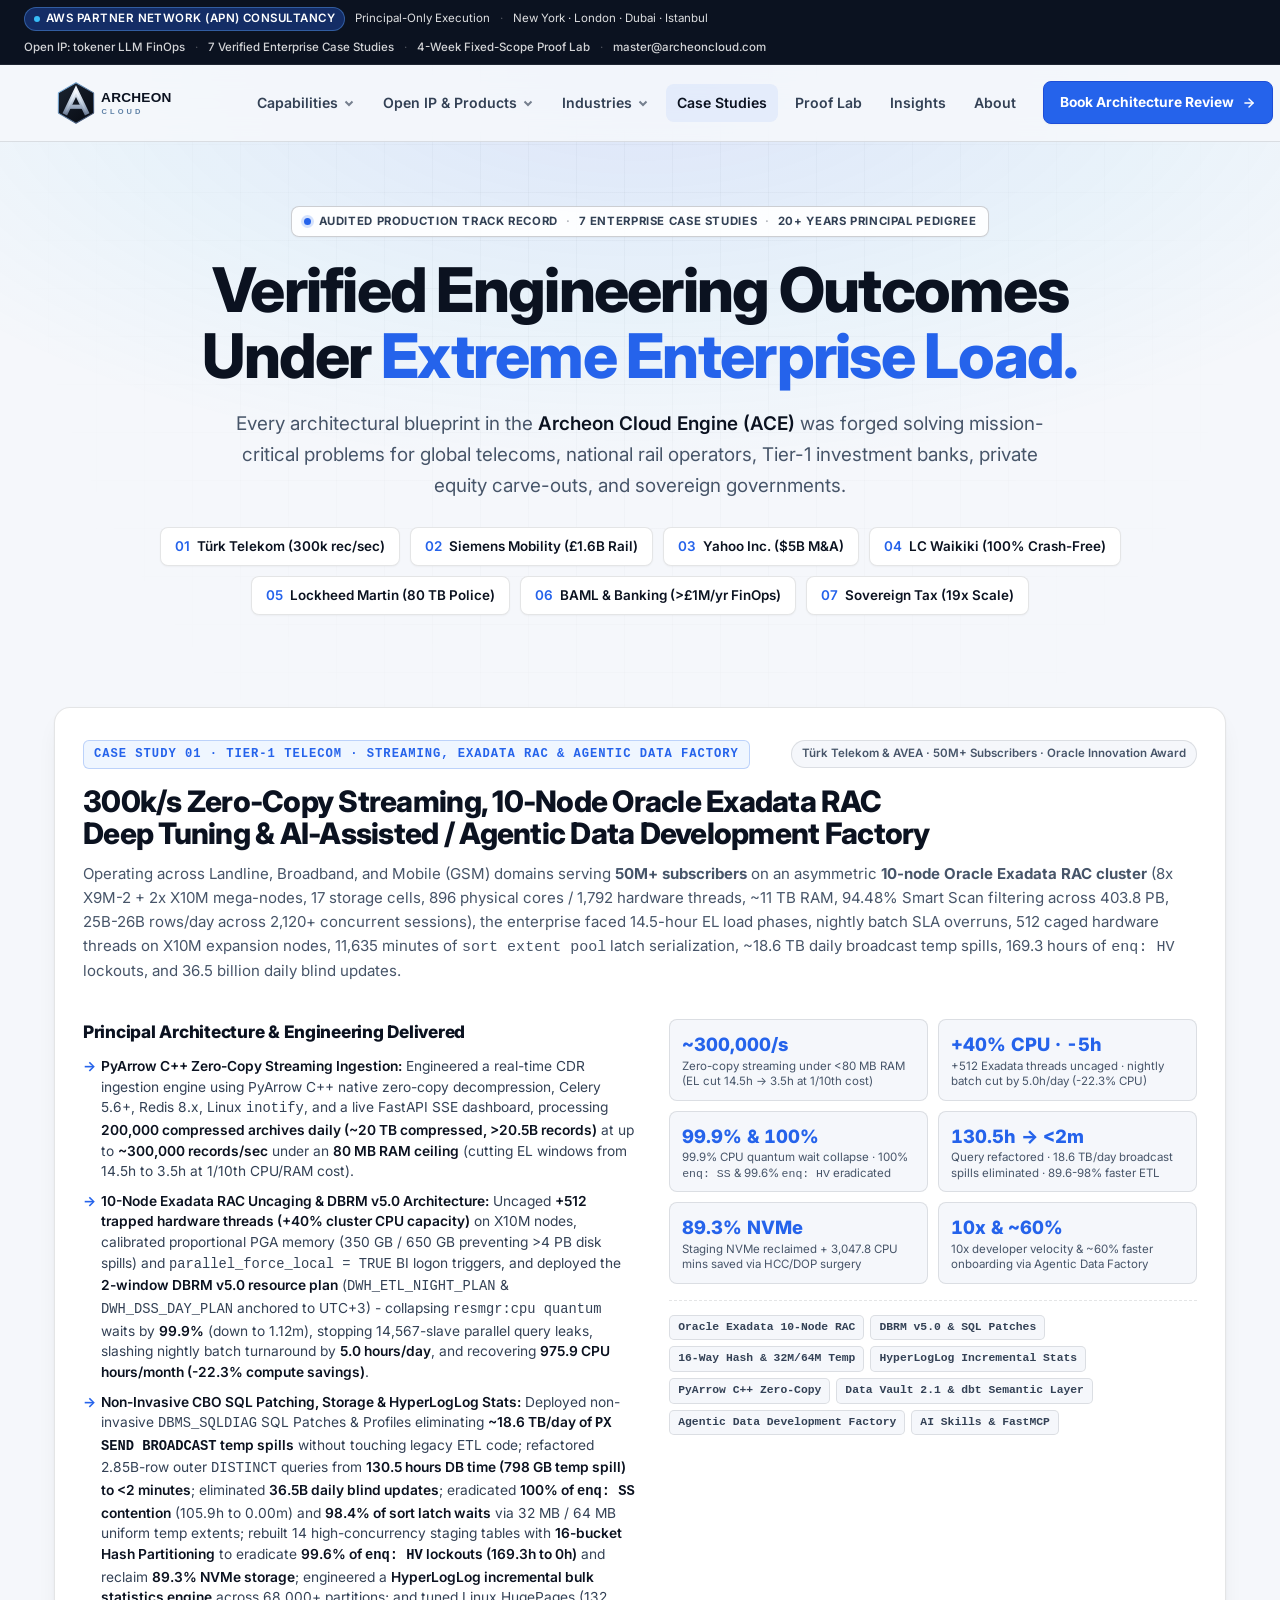
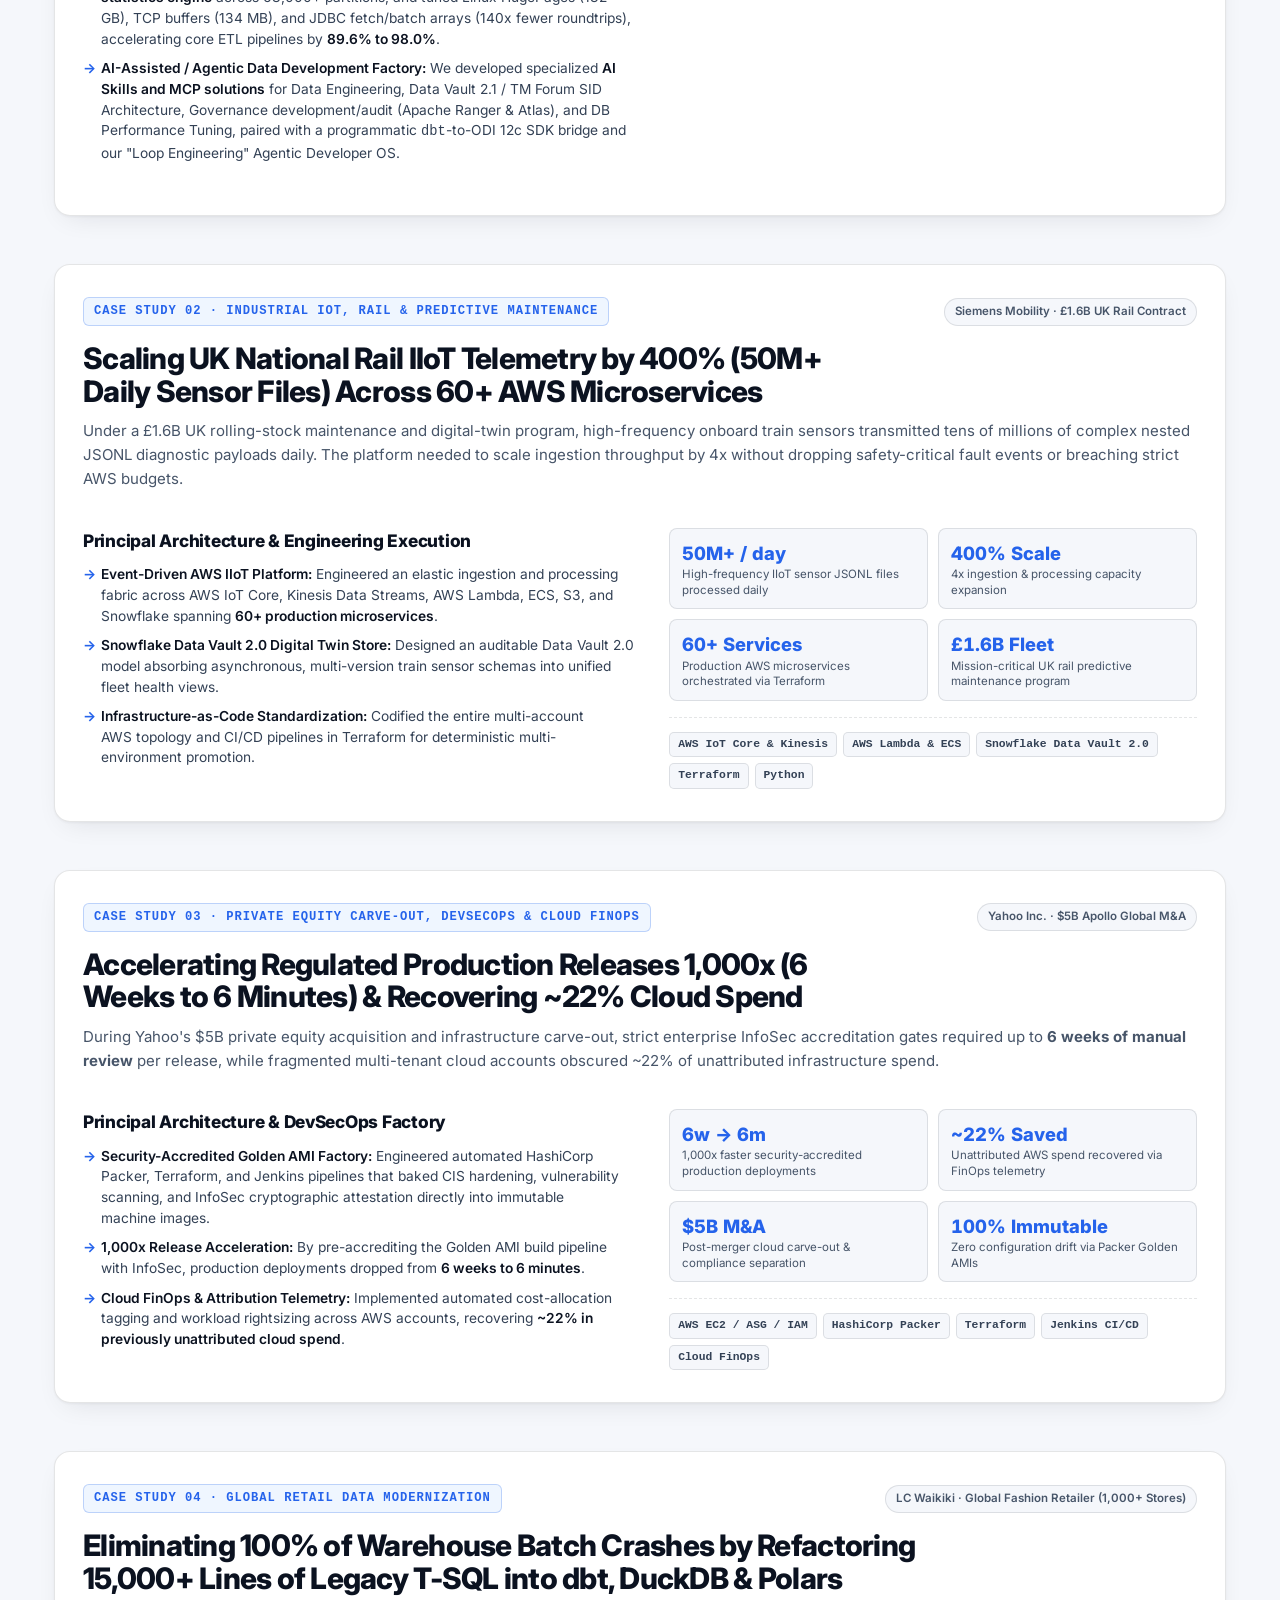
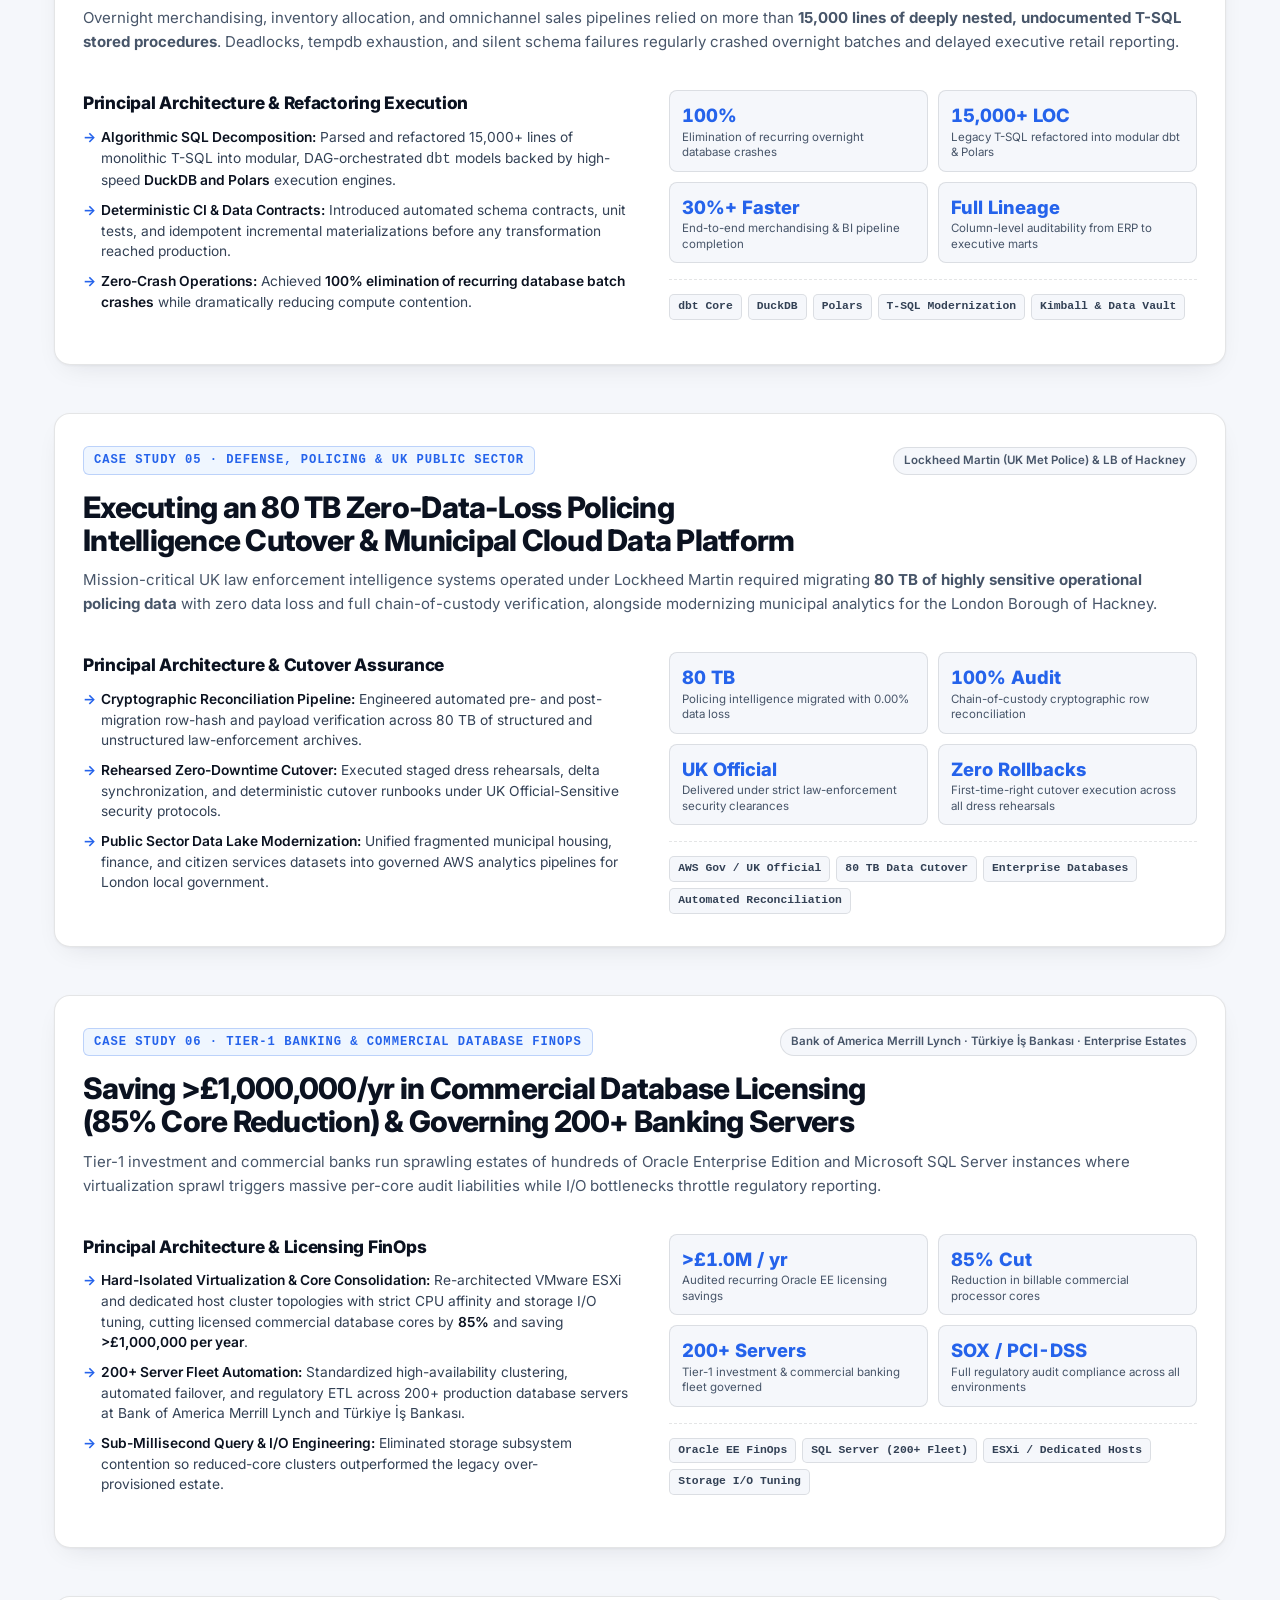
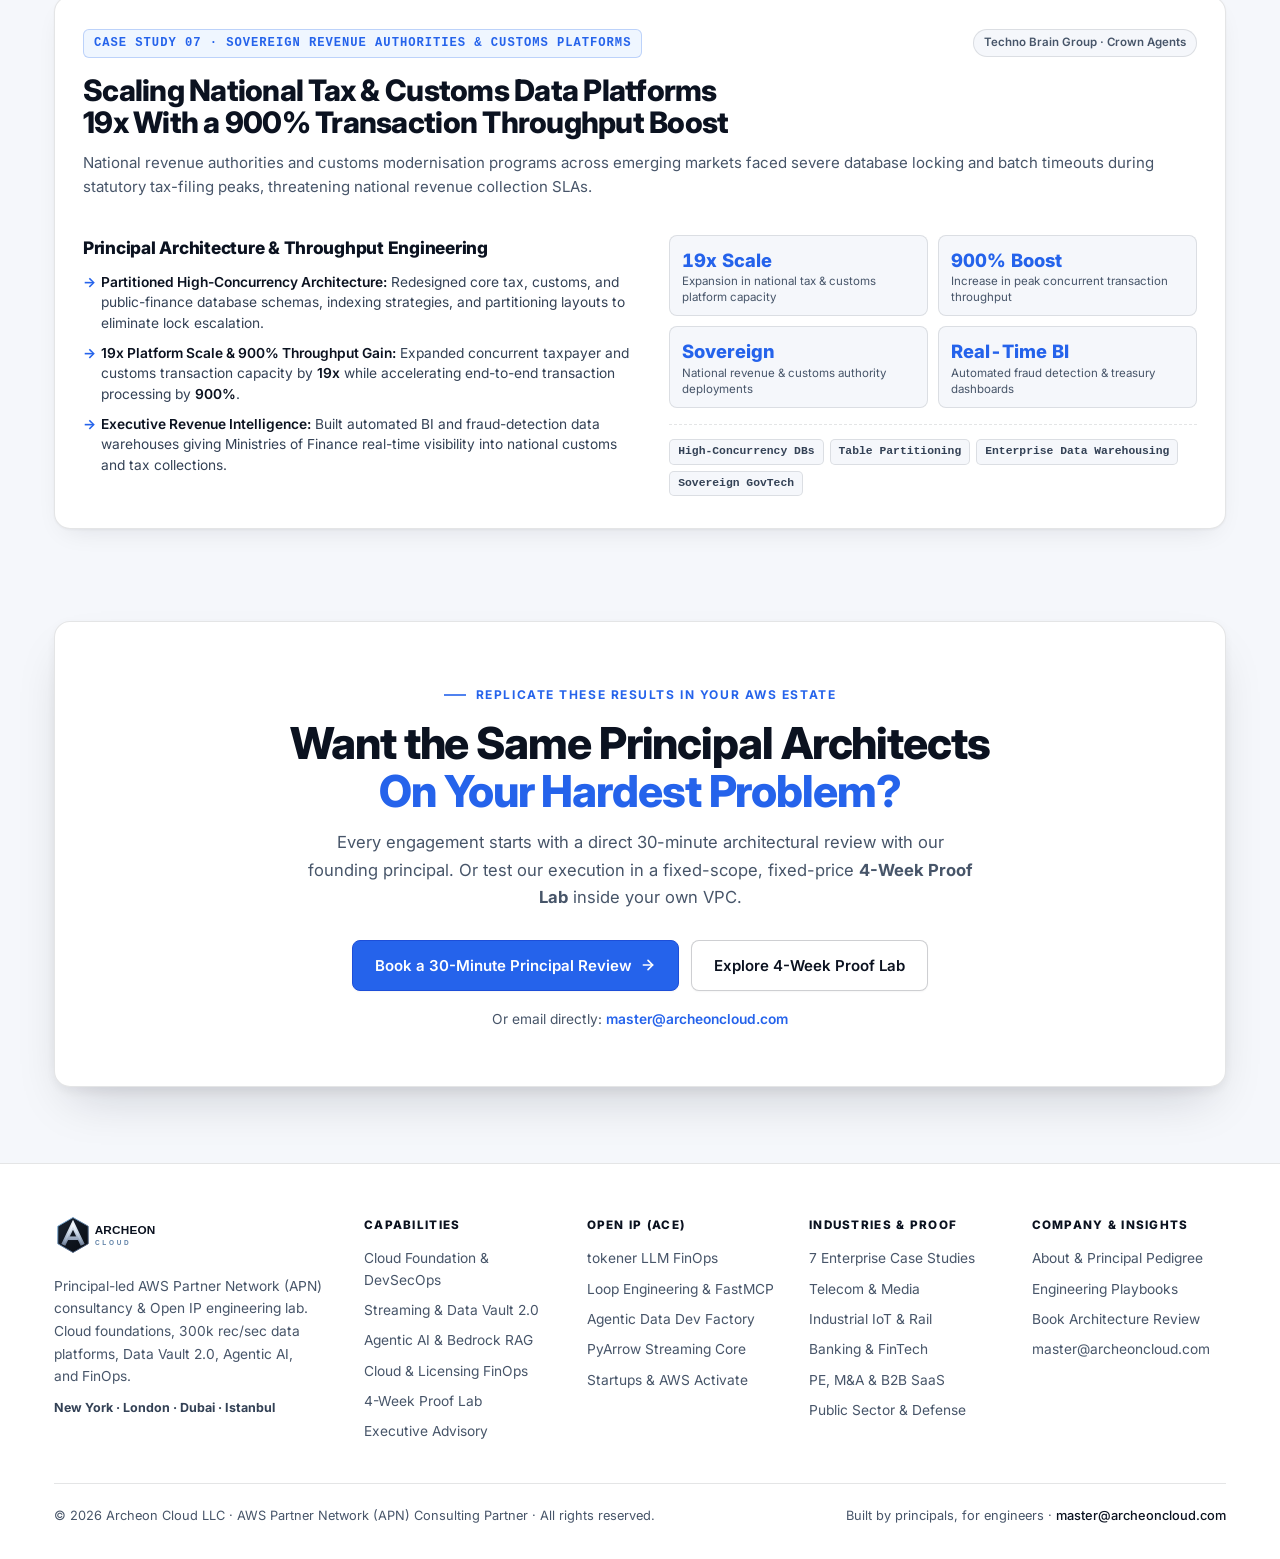
<file: case-studies/index.html>
<!DOCTYPE html>
<html lang="en">

<head>
  <meta charset="UTF-8" />
  <meta name="viewport" content="width=device-width, initial-scale=1.0" />
  <title>Enterprise Case Studies - Verified AWS, Streaming, Data Vault 2.0 &amp; FinOps Proof | Archeon Cloud</title>
  <meta name="description"
    content="Explore 7 verified enterprise case studies from Archeon Cloud's principal architects across Türk Telekom, Siemens Mobility, Yahoo Inc., Bank of America Merrill Lynch, Lockheed Martin, LC Waikiki, and National Revenue Authorities." />
  <meta property="og:title" content="7 Verified Enterprise Case Studies - Archeon Cloud" />
  <meta property="og:description"
    content="Audited production metrics: 300k rec/sec zero-copy streaming, 50M+ daily IIoT files, 6w-to-6m CI/CD releases, >£1M/yr FinOps savings, and 80 TB zero-data-loss migrations." />
  <meta property="og:type" content="website" />
  <meta property="og:url" content="https://archeoncloud.com/case-studies/" />
  <meta property="og:image" content="https://archeoncloud.com/assets/logo.svg" />
  <meta name="twitter:card" content="summary_large_image" />
  <meta name="theme-color" content="#0B1220" />
  <link rel="icon" type="image/png" sizes="32x32" href="../assets/favicon.png" />
  <link rel="apple-touch-icon" href="../assets/mark.png" />
  <link rel="canonical" href="https://archeoncloud.com/case-studies/" />
  <link rel="preconnect" href="https://fonts.googleapis.com" />
  <link rel="preconnect" href="https://fonts.gstatic.com" crossorigin />
  <link href="https://fonts.googleapis.com/css2?family=Inter:wght@400;500;600;700;800;900&display=swap"
    rel="stylesheet" />
  <link rel="stylesheet" href="../assets/style.css" />
</head>

<body>

  <div class="aurora" aria-hidden="true"></div>
  <div class="grid-fade" aria-hidden="true"></div>

  <!-- Top Institutional APN Utility Bar -->
  <div class="top-bar">
    <div class="top-bar__inner">
      <div class="top-bar__left">
        <span class="top-bar__pill"><span class="pulse"></span> AWS Partner Network (APN) Consultancy</span>
        <span>Principal-Only Execution</span>
        <span class="top-bar__sep">·</span>
        <span>New York · London · Dubai · Istanbul</span>
      </div>
      <div class="top-bar__right">
        <a href="../product/tokener/">Open IP: tokener LLM FinOps</a>
        <span class="top-bar__sep">·</span>
        <a href="../case-studies/">7 Verified Enterprise Case Studies</a>
        <span class="top-bar__sep">·</span>
        <a href="../poc/">4-Week Fixed-Scope Proof Lab</a>
        <span class="top-bar__sep">·</span>
        <a href="mailto:master@archeoncloud.com">master@archeoncloud.com</a>
      </div>
    </div>
  </div>

  <!-- Sticky Header & Mega-Menu Navigation -->
  <div class="site-header-shell">
    <div class="wrap">
      <header class="site">
        <a class="brand" href="../" aria-label="Archeon Cloud home">
          <img src="../assets/logo.svg" alt="Archeon Cloud - Principal AWS Consultancy" />
        </a>
        <input type="checkbox" id="nav-toggle" class="nav-toggle" aria-hidden="true" />
        <label for="nav-toggle" class="nav-burger" aria-label="Toggle navigation"><span></span></label>
        <nav class="nav" aria-label="Primary">
          <div class="nav-item">
            <a href="../services/">
              Capabilities
              <svg class="nav-caret" viewBox="0 0 12 12" fill="none" stroke="currentColor" stroke-width="2">
                <path d="M2.5 4.5L6 8l3.5-3.5" />
              </svg>
            </a>
            <div class="nav-drop nav-drop--wide">
              <div class="nav-drop__head">4 Core Capability Practices &amp; Advisory</div>
              <a href="../services/#architecture">
                <strong>01 · Cloud Foundation &amp; DevSecOps</strong>
                <span>Multi-account AWS Control Tower, Terraform IaC, Golden AMIs, zero-downtime migration.</span>
              </a>
              <a href="../services/#streaming">
                <strong>02 · High-Throughput Data &amp; Data Vault 2.0</strong>
                <span>300k rec/sec PyArrow streaming, dbt Hybrid Data Vault 2.0, Iceberg &amp; Snowflake
                  lakehouses.</span>
              </a>
              <a href="../services/#genai">
                <strong>03 · Agentic AI &amp; Developer Platforms</strong>
                <span>Amazon Bedrock RAG, FastMCP tool servers, Loop Engineering &amp; 10x agentic workflows.</span>
              </a>
              <a href="../services/#finops">
                <strong>04 · Cloud FinOps &amp; Commercial Licensing</strong>
                <span>22% cloud spend recovery, Oracle/SQL core optimization, tokener LLM unit economics.</span>
              </a>
              <a href="../consultancy/">
                <strong>Executive Advisory &amp; Fractional Principal</strong>
                <span>M&amp;A technical due diligence, architecture rescue, and board-grade roadmaps.</span>
              </a>
              <a href="../startups/">
                <strong>High-Growth Startups &amp; AWS Activate</strong>
                <span>SOC 2 / HIPAA-ready foundations in 3 weeks with credit-aligned co-funding.</span>
              </a>
            </div>
          </div>

          <div class="nav-item">
            <a href="../product/tokener/">
              Open IP &amp; Products
              <svg class="nav-caret" viewBox="0 0 12 12" fill="none" stroke="currentColor" stroke-width="2">
                <path d="M2.5 4.5L6 8l3.5-3.5" />
              </svg>
            </a>
            <div class="nav-drop">
              <div class="nav-drop__head">The Archeon Cloud Engine (ACE)</div>
              <a href="../product/tokener/">
                <strong>tokener · LLM FinOps Control Plane</strong>
                <span>Self-hosted pre-stream token budget enforcement &amp; real-time cost attribution for Bedrock,
                  Anthropic &amp; OpenAI.</span>
              </a>
              <a href="../services/#genai">
                <strong>Loop Engineering &amp; Agentic OS</strong>
                <span>Reusable FastMCP servers &amp; agentic context protocols delivering 10x developer velocity.</span>
              </a>
              <a href="../services/#data-vault">
                <strong>Agentic Data Development Factory</strong>
                <span>AI Skills &amp; MCP solutions for Data Engineering, Data Architecture, Governance Audit &amp; DB
                  Performance Tuning.</span>
              </a>
              <a href="../services/#streaming">
                <strong>PyArrow C++ Zero-Copy Streaming Core</strong>
                <span>300k records/sec micro-batch Parquet engine running under 80 MB RAM at 1/10th Spark cost.</span>
              </a>
            </div>
          </div>

          <div class="nav-item">
            <a href="../industries/">
              Industries
              <svg class="nav-caret" viewBox="0 0 12 12" fill="none" stroke="currentColor" stroke-width="2">
                <path d="M2.5 4.5L6 8l3.5-3.5" />
              </svg>
            </a>
            <div class="nav-drop nav-drop--wide">
              <div class="nav-drop__head">Regulated &amp; High-Velocity Verticals</div>
              <a href="../industries/#telecom">
                <strong>Telecom &amp; Digital Media</strong>
                <span>50M+ subscriber DPI telemetry, 20.5B daily records, sub-minute observability.</span>
              </a>
              <a href="../industries/#iiot">
                <strong>Industrial IoT, Rail &amp; Mobility</strong>
                <span>50M+ daily sensor files, fleet digital twins, predictive maintenance on AWS.</span>
              </a>
              <a href="../industries/#fintech">
                <strong>Banking, Capital Markets &amp; FinTech</strong>
                <span>PCI-DSS, SOX &amp; GDPR lakehouses, risk analytics, commercial database FinOps.</span>
              </a>
              <a href="../industries/#pe-saas">
                <strong>Private Equity, M&amp;A &amp; B2B SaaS</strong>
                <span>Post-merger cloud carve-outs, 1,000x CI/CD acceleration, SaaS unit economics.</span>
              </a>
              <a href="../industries/#retail">
                <strong>Global Retail &amp; Supply Chain</strong>
                <span>Omnichannel demand forecasting, 100% crash elimination via dbt &amp; DuckDB.</span>
              </a>
              <a href="../industries/#govtech">
                <strong>Public Sector, Defense &amp; GovTech</strong>
                <span>Air-gapped migrations, 80 TB intelligence archives, 19x national tax platform scale.</span>
              </a>
            </div>
          </div>

          <a href="../case-studies/" class="active">Case Studies</a>
          <a href="../poc/">Proof Lab</a>
          <a href="../blog/">Insights</a>
          <a href="../about/">About</a>
        </nav>
        <a class="nav-cta" href="../contact/">
          Book Architecture Review
          <svg width="14" height="14" viewBox="0 0 24 24" fill="none" stroke="currentColor" stroke-width="2.4"
            stroke-linecap="round" stroke-linejoin="round">
            <path d="M5 12h14" />
            <path d="m12 5 7 7-7 7" />
          </svg>
        </a>
      </header>
    </div>
  </div>

  <div class="wrap">
    <main>
      <!-- Hero -->
      <section class="hero">
        <div class="badge">
          <span class="dot"></span>
          <span>Audited Production Track Record</span>
          <span class="sep">·</span>
          <span>7 Enterprise Case Studies</span>
          <span class="sep">·</span>
          <span>20+ Years Principal Pedigree</span>
        </div>
        <h1>
          Verified Engineering Outcomes Under <span class="grad">Extreme Enterprise Load.</span>
        </h1>
        <p class="lede">
          Every architectural blueprint in the <strong>Archeon Cloud Engine (ACE)</strong> was forged solving
          mission-critical problems for global telecoms, national rail operators, Tier-1 investment banks, private
          equity carve-outs, and sovereign governments.
        </p>
        <div class="taglines">
          <a class="pill" href="#turk-telekom"><span>01</span>Türk Telekom (300k rec/sec)</a>
          <a class="pill" href="#siemens-mobility"><span>02</span>Siemens Mobility (£1.6B Rail)</a>
          <a class="pill" href="#yahoo-ma"><span>03</span>Yahoo Inc. ($5B M&amp;A)</a>
          <a class="pill" href="#lc-waikiki"><span>04</span>LC Waikiki (100% Crash-Free)</a>
          <a class="pill" href="#lockheed-met-police"><span>05</span>Lockheed Martin (80 TB Police)</a>
          <a class="pill" href="#baml-isbank"><span>06</span>BAML &amp; Banking (&gt;£1M/yr FinOps)</a>
          <a class="pill" href="#techno-brain-govtech"><span>07</span>Sovereign Tax (19x Scale)</a>
        </div>
      </section>

      <!-- Case Study 01: Türk Telekom -->
      <section class="block" id="turk-telekom" style="padding-top: 24px;">
        <article class="practice-card">
          <div class="practice-card__top">
            <span class="practice-card__num">Case Study 01 · Tier-1 Telecom · Streaming, Exadata RAC &amp; Agentic Data
              Factory</span>
            <span class="practice-card__persona">Türk Telekom &amp; AVEA · 50M+ Subscribers · Oracle Innovation
              Award</span>
          </div>
          <h2 style="max-width: none; font-size: 1.85rem; margin-bottom: 12px;">
            300k/s Zero-Copy Streaming, 10-Node Oracle Exadata RAC Deep Tuning &amp; AI-Assisted / Agentic Data
            Development Factory
          </h2>
          <p class="practice-card__desc">
            Operating across Landline, Broadband, and Mobile (GSM) domains serving <strong>50M+ subscribers</strong> on
            an asymmetric <strong>10-node Oracle Exadata RAC cluster</strong> (8x X9M-2 + 2x X10M mega-nodes, 17 storage
            cells, 896 physical cores / 1,792 hardware threads, ~11 TB RAM, 94.48% Smart Scan filtering across 403.8 PB,
            25B-26B rows/day across 2,120+ concurrent sessions), the enterprise faced 14.5-hour EL load phases, nightly
            batch SLA overruns, 512 caged hardware threads on X10M expansion nodes, 11,635 minutes of
            <code>sort extent pool</code> latch serialization, ~18.6 TB daily broadcast temp spills, 169.3 hours of
            <code>enq: HV</code> lockouts, and 36.5 billion daily blind updates.
          </p>

          <div class="split" style="margin-top: 18px; gap: 32px;">
            <div>
              <h3 style="font-size: 1.08rem; margin-bottom: 10px;">Principal Architecture &amp; Engineering Delivered
              </h3>
              <ul class="practice-card__list" style="border-top: 0; padding-top: 0;">
                <li><strong>PyArrow C++ Zero-Copy Streaming Ingestion:</strong> Engineered a real-time CDR ingestion
                  engine using PyArrow C++ native zero-copy decompression, Celery 5.6+, Redis 8.x, Linux
                  <code>inotify</code>, and a live FastAPI SSE dashboard, processing <strong>200,000 compressed archives
                    daily (~20 TB compressed, &gt;20.5B records)</strong> at up to <strong>~300,000 records/sec</strong>
                  under an <strong>80 MB RAM ceiling</strong> (cutting EL windows from 14.5h to 3.5h at 1/10th CPU/RAM
                  cost).</li>
                <li><strong>10-Node Exadata RAC Uncaging &amp; DBRM v5.0 Architecture:</strong> Uncaged <strong>+512
                    trapped hardware threads (+40% cluster CPU capacity)</strong> on X10M nodes, calibrated proportional
                  PGA memory (350 GB / 650 GB preventing &gt;4 PB disk spills) and
                  <code>parallel_force_local = TRUE</code> BI logon triggers, and deployed the <strong>2-window DBRM
                    v5.0 resource plan</strong> (<code>DWH_ETL_NIGHT_PLAN</code> &amp; <code>DWH_DSS_DAY_PLAN</code>
                  anchored to UTC+3) - collapsing <code>resmgr:cpu quantum</code> waits by <strong>99.9%</strong> (down
                  to 1.12m), stopping 14,567-slave parallel query leaks, slashing nightly batch turnaround by
                  <strong>5.0 hours/day</strong>, and recovering <strong>975.9 CPU hours/month (-22.3% compute
                    savings)</strong>.</li>
                <li><strong>Non-Invasive CBO SQL Patching, Storage &amp; HyperLogLog Stats:</strong> Deployed
                  non-invasive <code>DBMS_SQLDIAG</code> SQL Patches &amp; Profiles eliminating <strong>~18.6 TB/day of
                    <code>PX SEND BROADCAST</code> temp spills</strong> without touching legacy ETL code; refactored
                  2.85B-row outer <code>DISTINCT</code> queries from <strong>130.5 hours DB time (798 GB temp spill) to
                    &lt;2 minutes</strong>; eliminated <strong>36.5B daily blind updates</strong>; eradicated
                  <strong>100% of <code>enq: SS</code> contention</strong> (105.9h to 0.00m) and <strong>98.4% of sort
                    latch waits</strong> via 32 MB / 64 MB uniform temp extents; rebuilt 14 high-concurrency staging
                  tables with <strong>16-bucket Hash Partitioning</strong> to eradicate <strong>99.6% of
                    <code>enq: HV</code> lockouts (169.3h to 0h)</strong> and reclaim <strong>89.3% NVMe
                    storage</strong>; engineered a <strong>HyperLogLog incremental bulk statistics engine</strong>
                  across 68,000+ partitions; and tuned Linux HugePages (132 GB), TCP buffers (134 MB), and JDBC
                  fetch/batch arrays (140x fewer roundtrips), accelerating core ETL pipelines by <strong>89.6% to
                    98.0%</strong>.</li>
                <li><strong>AI-Assisted / Agentic Data Development Factory:</strong> We developed specialized <strong>AI
                    Skills and MCP solutions</strong> for Data Engineering, Data Vault 2.1 / TM Forum SID Architecture,
                  Governance development/audit (Apache Ranger &amp; Atlas), and DB Performance Tuning, paired with a
                  programmatic <code>dbt</code>-to-ODI 12c SDK bridge and our "Loop Engineering" Agentic Developer OS.
                </li>
              </ul>
            </div>
            <div>
              <div class="case-metrics" style="border-top: 0; padding-top: 0;">
                <div class="case-metric">
                  <b>~300,000/s</b>
                  <span>Zero-copy streaming under &lt;80 MB RAM (EL cut 14.5h → 3.5h at 1/10th cost)</span>
                </div>
                <div class="case-metric">
                  <b>+40% CPU · -5h</b>
                  <span>+512 Exadata threads uncaged · nightly batch cut by 5.0h/day (-22.3% CPU)</span>
                </div>
                <div class="case-metric">
                  <b>99.9% &amp; 100%</b>
                  <span>99.9% CPU quantum wait collapse · 100% <code>enq: SS</code> &amp; 99.6% <code>enq: HV</code>
                    eradicated</span>
                </div>
                <div class="case-metric">
                  <b>130.5h → &lt;2m</b>
                  <span>Query refactored · 18.6 TB/day broadcast spills eliminated · 89.6-98% faster ETL</span>
                </div>
                <div class="case-metric">
                  <b>89.3% NVMe</b>
                  <span>Staging NVMe reclaimed + 3,047.8 CPU mins saved via HCC/DOP surgery</span>
                </div>
                <div class="case-metric">
                  <b>10x &amp; ~60%</b>
                  <span>10x developer velocity &amp; ~60% faster onboarding via Agentic Data Factory</span>
                </div>
              </div>
              <div class="tech-tags" style="margin-top: 16px;">
                <span class="tech-tag">Oracle Exadata 10-Node RAC</span>
                <span class="tech-tag">DBRM v5.0 &amp; SQL Patches</span>
                <span class="tech-tag">16-Way Hash &amp; 32M/64M Temp</span>
                <span class="tech-tag">HyperLogLog Incremental Stats</span>
                <span class="tech-tag">PyArrow C++ Zero-Copy</span>
                <span class="tech-tag">Data Vault 2.1 &amp; dbt Semantic Layer</span>
                <span class="tech-tag">Agentic Data Development Factory</span>
                <span class="tech-tag">AI Skills &amp; FastMCP</span>
              </div>
            </div>
          </div>
        </article>
      </section>

      <!-- Case Study 02: Siemens Mobility -->
      <section class="block" id="siemens-mobility" style="padding-top: 28px;">
        <article class="practice-card">
          <div class="practice-card__top">
            <span class="practice-card__num">Case Study 02 · Industrial IoT, Rail &amp; Predictive Maintenance</span>
            <span class="practice-card__persona">Siemens Mobility · £1.6B UK Rail Contract</span>
          </div>
          <h2 style="max-width: none; font-size: 1.85rem; margin-bottom: 12px;">
            Scaling UK National Rail IIoT Telemetry by 400% (50M+ Daily Sensor Files) Across 60+ AWS Microservices
          </h2>
          <p class="practice-card__desc">
            Under a £1.6B UK rolling-stock maintenance and digital-twin program, high-frequency onboard train sensors
            transmitted tens of millions of complex nested JSONL diagnostic payloads daily.
            The platform needed to scale ingestion throughput by 4x without dropping safety-critical fault events or
            breaching strict AWS budgets.
          </p>

          <div class="split" style="margin-top: 18px; gap: 32px;">
            <div>
              <h3 style="font-size: 1.08rem; margin-bottom: 10px;">Principal Architecture &amp; Engineering Execution
              </h3>
              <ul class="practice-card__list" style="border-top: 0; padding-top: 0;">
                <li><strong>Event-Driven AWS IIoT Platform:</strong> Engineered an elastic ingestion and processing
                  fabric across AWS IoT Core, Kinesis Data Streams, AWS Lambda, ECS, S3, and Snowflake spanning
                  <strong>60+ production microservices</strong>.</li>
                <li><strong>Snowflake Data Vault 2.0 Digital Twin Store:</strong> Designed an auditable Data Vault 2.0
                  model absorbing asynchronous, multi-version train sensor schemas into unified fleet health views.</li>
                <li><strong>Infrastructure-as-Code Standardization:</strong> Codified the entire multi-account AWS
                  topology and CI/CD pipelines in Terraform for deterministic multi-environment promotion.</li>
              </ul>
            </div>
            <div>
              <div class="case-metrics" style="border-top: 0; padding-top: 0;">
                <div class="case-metric">
                  <b>50M+ / day</b>
                  <span>High-frequency IIoT sensor JSONL files processed daily</span>
                </div>
                <div class="case-metric">
                  <b>400% Scale</b>
                  <span>4x ingestion &amp; processing capacity expansion</span>
                </div>
                <div class="case-metric">
                  <b>60+ Services</b>
                  <span>Production AWS microservices orchestrated via Terraform</span>
                </div>
                <div class="case-metric">
                  <b>£1.6B Fleet</b>
                  <span>Mission-critical UK rail predictive maintenance program</span>
                </div>
              </div>
              <div class="tech-tags" style="margin-top: 16px;">
                <span class="tech-tag">AWS IoT Core &amp; Kinesis</span>
                <span class="tech-tag">AWS Lambda &amp; ECS</span>
                <span class="tech-tag">Snowflake Data Vault 2.0</span>
                <span class="tech-tag">Terraform</span>
                <span class="tech-tag">Python</span>
              </div>
            </div>
          </div>
        </article>
      </section>

      <!-- Case Study 03: Yahoo Inc. ($5B M&A) -->
      <section class="block" id="yahoo-ma" style="padding-top: 28px;">
        <article class="practice-card">
          <div class="practice-card__top">
            <span class="practice-card__num">Case Study 03 · Private Equity Carve-Out, DevSecOps &amp; Cloud
              FinOps</span>
            <span class="practice-card__persona">Yahoo Inc. · $5B Apollo Global M&amp;A</span>
          </div>
          <h2 style="max-width: none; font-size: 1.85rem; margin-bottom: 12px;">
            Accelerating Regulated Production Releases 1,000x (6 Weeks to 6 Minutes) &amp; Recovering ~22% Cloud Spend
          </h2>
          <p class="practice-card__desc">
            During Yahoo's $5B private equity acquisition and infrastructure carve-out, strict enterprise InfoSec
            accreditation gates required up to <strong>6 weeks of manual review</strong> per release, while fragmented
            multi-tenant cloud accounts obscured ~22% of unattributed infrastructure spend.
          </p>

          <div class="split" style="margin-top: 18px; gap: 32px;">
            <div>
              <h3 style="font-size: 1.08rem; margin-bottom: 10px;">Principal Architecture &amp; DevSecOps Factory</h3>
              <ul class="practice-card__list" style="border-top: 0; padding-top: 0;">
                <li><strong>Security-Accredited Golden AMI Factory:</strong> Engineered automated HashiCorp Packer,
                  Terraform, and Jenkins pipelines that baked CIS hardening, vulnerability scanning, and InfoSec
                  cryptographic attestation directly into immutable machine images.</li>
                <li><strong>1,000x Release Acceleration:</strong> By pre-accrediting the Golden AMI build pipeline with
                  InfoSec, production deployments dropped from <strong>6 weeks to 6 minutes</strong>.</li>
                <li><strong>Cloud FinOps &amp; Attribution Telemetry:</strong> Implemented automated cost-allocation
                  tagging and workload rightsizing across AWS accounts, recovering <strong>~22% in previously
                    unattributed cloud spend</strong>.</li>
              </ul>
            </div>
            <div>
              <div class="case-metrics" style="border-top: 0; padding-top: 0;">
                <div class="case-metric">
                  <b>6w → 6m</b>
                  <span>1,000x faster security-accredited production deployments</span>
                </div>
                <div class="case-metric">
                  <b>~22% Saved</b>
                  <span>Unattributed AWS spend recovered via FinOps telemetry</span>
                </div>
                <div class="case-metric">
                  <b>$5B M&amp;A</b>
                  <span>Post-merger cloud carve-out &amp; compliance separation</span>
                </div>
                <div class="case-metric">
                  <b>100% Immutable</b>
                  <span>Zero configuration drift via Packer Golden AMIs</span>
                </div>
              </div>
              <div class="tech-tags" style="margin-top: 16px;">
                <span class="tech-tag">AWS EC2 / ASG / IAM</span>
                <span class="tech-tag">HashiCorp Packer</span>
                <span class="tech-tag">Terraform</span>
                <span class="tech-tag">Jenkins CI/CD</span>
                <span class="tech-tag">Cloud FinOps</span>
              </div>
            </div>
          </div>
        </article>
      </section>

      <!-- Case Study 04: LC Waikiki -->
      <section class="block" id="lc-waikiki" style="padding-top: 28px;">
        <article class="practice-card">
          <div class="practice-card__top">
            <span class="practice-card__num">Case Study 04 · Global Retail Data Modernization</span>
            <span class="practice-card__persona">LC Waikiki · Global Fashion Retailer (1,000+ Stores)</span>
          </div>
          <h2 style="max-width: none; font-size: 1.85rem; margin-bottom: 12px;">
            Eliminating 100% of Warehouse Batch Crashes by Refactoring 15,000+ Lines of Legacy T-SQL into dbt, DuckDB
            &amp; Polars
          </h2>
          <p class="practice-card__desc">
            Overnight merchandising, inventory allocation, and omnichannel sales pipelines relied on more than
            <strong>15,000 lines of deeply nested, undocumented T-SQL stored procedures</strong>.
            Deadlocks, tempdb exhaustion, and silent schema failures regularly crashed overnight batches and delayed
            executive retail reporting.
          </p>

          <div class="split" style="margin-top: 18px; gap: 32px;">
            <div>
              <h3 style="font-size: 1.08rem; margin-bottom: 10px;">Principal Architecture &amp; Refactoring Execution
              </h3>
              <ul class="practice-card__list" style="border-top: 0; padding-top: 0;">
                <li><strong>Algorithmic SQL Decomposition:</strong> Parsed and refactored 15,000+ lines of monolithic
                  T-SQL into modular, DAG-orchestrated <code>dbt</code> models backed by high-speed <strong>DuckDB and
                    Polars</strong> execution engines.</li>
                <li><strong>Deterministic CI &amp; Data Contracts:</strong> Introduced automated schema contracts, unit
                  tests, and idempotent incremental materializations before any transformation reached production.</li>
                <li><strong>Zero-Crash Operations:</strong> Achieved <strong>100% elimination of recurring database
                    batch crashes</strong> while dramatically reducing compute contention.</li>
              </ul>
            </div>
            <div>
              <div class="case-metrics" style="border-top: 0; padding-top: 0;">
                <div class="case-metric">
                  <b>100%</b>
                  <span>Elimination of recurring overnight database crashes</span>
                </div>
                <div class="case-metric">
                  <b>15,000+ LOC</b>
                  <span>Legacy T-SQL refactored into modular dbt &amp; Polars</span>
                </div>
                <div class="case-metric">
                  <b>30%+ Faster</b>
                  <span>End-to-end merchandising &amp; BI pipeline completion</span>
                </div>
                <div class="case-metric">
                  <b>Full Lineage</b>
                  <span>Column-level auditability from ERP to executive marts</span>
                </div>
              </div>
              <div class="tech-tags" style="margin-top: 16px;">
                <span class="tech-tag">dbt Core</span>
                <span class="tech-tag">DuckDB</span>
                <span class="tech-tag">Polars</span>
                <span class="tech-tag">T-SQL Modernization</span>
                <span class="tech-tag">Kimball &amp; Data Vault</span>
              </div>
            </div>
          </div>
        </article>
      </section>

      <!-- Case Study 05: Lockheed Martin / UK Met Police & LB of Hackney -->
      <section class="block" id="lockheed-met-police" style="padding-top: 28px;">
        <article class="practice-card">
          <div class="practice-card__top">
            <span class="practice-card__num">Case Study 05 · Defense, Policing &amp; UK Public Sector</span>
            <span class="practice-card__persona">Lockheed Martin (UK Met Police) &amp; LB of Hackney</span>
          </div>
          <h2 style="max-width: none; font-size: 1.85rem; margin-bottom: 12px;">
            Executing an 80 TB Zero-Data-Loss Policing Intelligence Cutover &amp; Municipal Cloud Data Platform
          </h2>
          <p class="practice-card__desc">
            Mission-critical UK law enforcement intelligence systems operated under Lockheed Martin required migrating
            <strong>80 TB of highly sensitive operational policing data</strong> with zero data loss and full
            chain-of-custody verification, alongside modernizing municipal analytics for the London Borough of Hackney.
          </p>

          <div class="split" style="margin-top: 18px; gap: 32px;">
            <div>
              <h3 style="font-size: 1.08rem; margin-bottom: 10px;">Principal Architecture &amp; Cutover Assurance</h3>
              <ul class="practice-card__list" style="border-top: 0; padding-top: 0;">
                <li><strong>Cryptographic Reconciliation Pipeline:</strong> Engineered automated pre- and post-migration
                  row-hash and payload verification across 80 TB of structured and unstructured law-enforcement
                  archives.</li>
                <li><strong>Rehearsed Zero-Downtime Cutover:</strong> Executed staged dress rehearsals, delta
                  synchronization, and deterministic cutover runbooks under UK Official-Sensitive security protocols.
                </li>
                <li><strong>Public Sector Data Lake Modernization:</strong> Unified fragmented municipal housing,
                  finance, and citizen services datasets into governed AWS analytics pipelines for London local
                  government.</li>
              </ul>
            </div>
            <div>
              <div class="case-metrics" style="border-top: 0; padding-top: 0;">
                <div class="case-metric">
                  <b>80 TB</b>
                  <span>Policing intelligence migrated with 0.00% data loss</span>
                </div>
                <div class="case-metric">
                  <b>100% Audit</b>
                  <span>Chain-of-custody cryptographic row reconciliation</span>
                </div>
                <div class="case-metric">
                  <b>UK Official</b>
                  <span>Delivered under strict law-enforcement security clearances</span>
                </div>
                <div class="case-metric">
                  <b>Zero Rollbacks</b>
                  <span>First-time-right cutover execution across all dress rehearsals</span>
                </div>
              </div>
              <div class="tech-tags" style="margin-top: 16px;">
                <span class="tech-tag">AWS Gov / UK Official</span>
                <span class="tech-tag">80 TB Data Cutover</span>
                <span class="tech-tag">Enterprise Databases</span>
                <span class="tech-tag">Automated Reconciliation</span>
              </div>
            </div>
          </div>
        </article>
      </section>

      <!-- Case Study 06: Bank of America Merrill Lynch, İş Bankası & Commercial DB Licensing FinOps -->
      <section class="block" id="baml-isbank" style="padding-top: 28px;">
        <article class="practice-card">
          <div class="practice-card__top">
            <span class="practice-card__num">Case Study 06 · Tier-1 Banking &amp; Commercial Database FinOps</span>
            <span class="practice-card__persona">Bank of America Merrill Lynch · Türkiye İş Bankası · Enterprise
              Estates</span>
          </div>
          <h2 style="max-width: none; font-size: 1.85rem; margin-bottom: 12px;">
            Saving &gt;£1,000,000/yr in Commercial Database Licensing (85% Core Reduction) &amp; Governing 200+ Banking
            Servers
          </h2>
          <p class="practice-card__desc">
            Tier-1 investment and commercial banks run sprawling estates of hundreds of Oracle Enterprise Edition and
            Microsoft SQL Server instances where virtualization sprawl triggers massive per-core audit liabilities while
            I/O bottlenecks throttle regulatory reporting.
          </p>

          <div class="split" style="margin-top: 18px; gap: 32px;">
            <div>
              <h3 style="font-size: 1.08rem; margin-bottom: 10px;">Principal Architecture &amp; Licensing FinOps</h3>
              <ul class="practice-card__list" style="border-top: 0; padding-top: 0;">
                <li><strong>Hard-Isolated Virtualization &amp; Core Consolidation:</strong> Re-architected VMware ESXi
                  and dedicated host cluster topologies with strict CPU affinity and storage I/O tuning, cutting
                  licensed commercial database cores by <strong>85%</strong> and saving <strong>&gt;£1,000,000 per
                    year</strong>.</li>
                <li><strong>200+ Server Fleet Automation:</strong> Standardized high-availability clustering, automated
                  failover, and regulatory ETL across 200+ production database servers at Bank of America Merrill Lynch
                  and Türkiye İş Bankası.</li>
                <li><strong>Sub-Millisecond Query &amp; I/O Engineering:</strong> Eliminated storage subsystem
                  contention so reduced-core clusters outperformed the legacy over-provisioned estate.</li>
              </ul>
            </div>
            <div>
              <div class="case-metrics" style="border-top: 0; padding-top: 0;">
                <div class="case-metric">
                  <b>&gt;£1.0M / yr</b>
                  <span>Audited recurring Oracle EE licensing savings</span>
                </div>
                <div class="case-metric">
                  <b>85% Cut</b>
                  <span>Reduction in billable commercial processor cores</span>
                </div>
                <div class="case-metric">
                  <b>200+ Servers</b>
                  <span>Tier-1 investment &amp; commercial banking fleet governed</span>
                </div>
                <div class="case-metric">
                  <b>SOX / PCI-DSS</b>
                  <span>Full regulatory audit compliance across all environments</span>
                </div>
              </div>
              <div class="tech-tags" style="margin-top: 16px;">
                <span class="tech-tag">Oracle EE FinOps</span>
                <span class="tech-tag">SQL Server (200+ Fleet)</span>
                <span class="tech-tag">ESXi / Dedicated Hosts</span>
                <span class="tech-tag">Storage I/O Tuning</span>
              </div>
            </div>
          </div>
        </article>
      </section>

      <!-- Case Study 07: Techno Brain Group & Crown Agents -->
      <section class="block" id="techno-brain-govtech" style="padding-top: 28px;">
        <article class="practice-card">
          <div class="practice-card__top">
            <span class="practice-card__num">Case Study 07 · Sovereign Revenue Authorities &amp; Customs
              Platforms</span>
            <span class="practice-card__persona">Techno Brain Group · Crown Agents</span>
          </div>
          <h2 style="max-width: none; font-size: 1.85rem; margin-bottom: 12px;">
            Scaling National Tax &amp; Customs Data Platforms 19x With a 900% Transaction Throughput Boost
          </h2>
          <p class="practice-card__desc">
            National revenue authorities and customs modernisation programs across emerging markets faced severe
            database locking and batch timeouts during statutory tax-filing peaks, threatening national revenue
            collection SLAs.
          </p>

          <div class="split" style="margin-top: 18px; gap: 32px;">
            <div>
              <h3 style="font-size: 1.08rem; margin-bottom: 10px;">Principal Architecture &amp; Throughput Engineering
              </h3>
              <ul class="practice-card__list" style="border-top: 0; padding-top: 0;">
                <li><strong>Partitioned High-Concurrency Architecture:</strong> Redesigned core tax, customs, and
                  public-finance database schemas, indexing strategies, and partitioning layouts to eliminate lock
                  escalation.</li>
                <li><strong>19x Platform Scale &amp; 900% Throughput Gain:</strong> Expanded concurrent taxpayer and
                  customs transaction capacity by <strong>19x</strong> while accelerating end-to-end transaction
                  processing by <strong>900%</strong>.</li>
                <li><strong>Executive Revenue Intelligence:</strong> Built automated BI and fraud-detection data
                  warehouses giving Ministries of Finance real-time visibility into national customs and tax
                  collections.</li>
              </ul>
            </div>
            <div>
              <div class="case-metrics" style="border-top: 0; padding-top: 0;">
                <div class="case-metric">
                  <b>19x Scale</b>
                  <span>Expansion in national tax &amp; customs platform capacity</span>
                </div>
                <div class="case-metric">
                  <b>900% Boost</b>
                  <span>Increase in peak concurrent transaction throughput</span>
                </div>
                <div class="case-metric">
                  <b>Sovereign</b>
                  <span>National revenue &amp; customs authority deployments</span>
                </div>
                <div class="case-metric">
                  <b>Real-Time BI</b>
                  <span>Automated fraud detection &amp; treasury dashboards</span>
                </div>
              </div>
              <div class="tech-tags" style="margin-top: 16px;">
                <span class="tech-tag">High-Concurrency DBs</span>
                <span class="tech-tag">Table Partitioning</span>
                <span class="tech-tag">Enterprise Data Warehousing</span>
                <span class="tech-tag">Sovereign GovTech</span>
              </div>
            </div>
          </div>
        </article>
      </section>

      <!-- CTA -->
      <section class="contact">
        <div class="eyebrow" style="justify-content: center;">Replicate These Results in Your AWS Estate</div>
        <h2>Want the Same Principal Architects <span class="grad">On Your Hardest Problem?</span></h2>
        <p class="sub">
          Every engagement starts with a direct 30-minute architectural review with our founding principal.
          Or test our execution in a fixed-scope, fixed-price <strong>4-Week Proof Lab</strong> inside your own VPC.
        </p>
        <div class="cta-row">
          <a class="btn" href="../contact/">
            Book a 30-Minute Principal Review
            <svg width="16" height="16" viewBox="0 0 24 24" fill="none" stroke="currentColor" stroke-width="2.4"
              stroke-linecap="round" stroke-linejoin="round">
              <path d="M5 12h14" />
              <path d="m12 5 7 7-7 7" />
            </svg>
          </a>
          <a class="btn btn--ghost" href="../poc/">Explore 4-Week Proof Lab</a>
        </div>
        <span class="contact-mail">Or email directly: <a
            href="mailto:master@archeoncloud.com">master@archeoncloud.com</a></span>
      </section>
    </main>
  </div>

  <!-- Institutional Footer -->
  <footer>
    <div class="wrap">
      <div class="foot-grid">
        <div>
          <img src="../assets/logo.svg" alt="Archeon Cloud" />
          <p>Principal-led AWS Partner Network (APN) consultancy &amp; Open IP engineering lab. Cloud foundations, 300k
            rec/sec data platforms, Data Vault 2.0, Agentic AI, and FinOps.</p>
          <p style="margin-top: 10px; font-size: 0.78rem; color: var(--silver);"><strong>New York · London · Dubai ·
              Istanbul</strong></p>
        </div>
        <div>
          <h4>Capabilities</h4>
          <ul>
            <li><a href="../services/#architecture">Cloud Foundation &amp; DevSecOps</a></li>
            <li><a href="../services/#streaming">Streaming &amp; Data Vault 2.0</a></li>
            <li><a href="../services/#genai">Agentic AI &amp; Bedrock RAG</a></li>
            <li><a href="../services/#finops">Cloud &amp; Licensing FinOps</a></li>
            <li><a href="../poc/">4-Week Proof Lab</a></li>
            <li><a href="../consultancy/">Executive Advisory</a></li>
          </ul>
        </div>
        <div>
          <h4>Open IP (ACE)</h4>
          <ul>
            <li><a href="../product/tokener/">tokener LLM FinOps</a></li>
            <li><a href="../services/#genai">Loop Engineering &amp; FastMCP</a></li>
            <li><a href="../services/#data-vault">Agentic Data Dev Factory</a></li>
            <li><a href="../services/#streaming">PyArrow Streaming Core</a></li>
            <li><a href="../startups/">Startups &amp; AWS Activate</a></li>
          </ul>
        </div>
        <div>
          <h4>Industries &amp; Proof</h4>
          <ul>
            <li><a href="../case-studies/">7 Enterprise Case Studies</a></li>
            <li><a href="../industries/#telecom">Telecom &amp; Media</a></li>
            <li><a href="../industries/#iiot">Industrial IoT &amp; Rail</a></li>
            <li><a href="../industries/#fintech">Banking &amp; FinTech</a></li>
            <li><a href="../industries/#pe-saas">PE, M&amp;A &amp; B2B SaaS</a></li>
            <li><a href="../industries/#govtech">Public Sector &amp; Defense</a></li>
          </ul>
        </div>
        <div>
          <h4>Company &amp; Insights</h4>
          <ul>
            <li><a href="../about/">About &amp; Principal Pedigree</a></li>
            <li><a href="../blog/">Engineering Playbooks</a></li>
            <li><a href="../contact/">Book Architecture Review</a></li>
            <li><a href="mailto:master@archeoncloud.com">master@archeoncloud.com</a></li>
          </ul>
        </div>
      </div>
      <div class="foot-bottom">
        <span>© 2026 Archeon Cloud LLC · AWS Partner Network (APN) Consulting Partner · All rights reserved.</span>
        <span>Built by principals, for engineers · <a
            href="mailto:master@archeoncloud.com">master@archeoncloud.com</a></span>
      </div>
    </div>
  </footer>

</body>

</html>
</file>
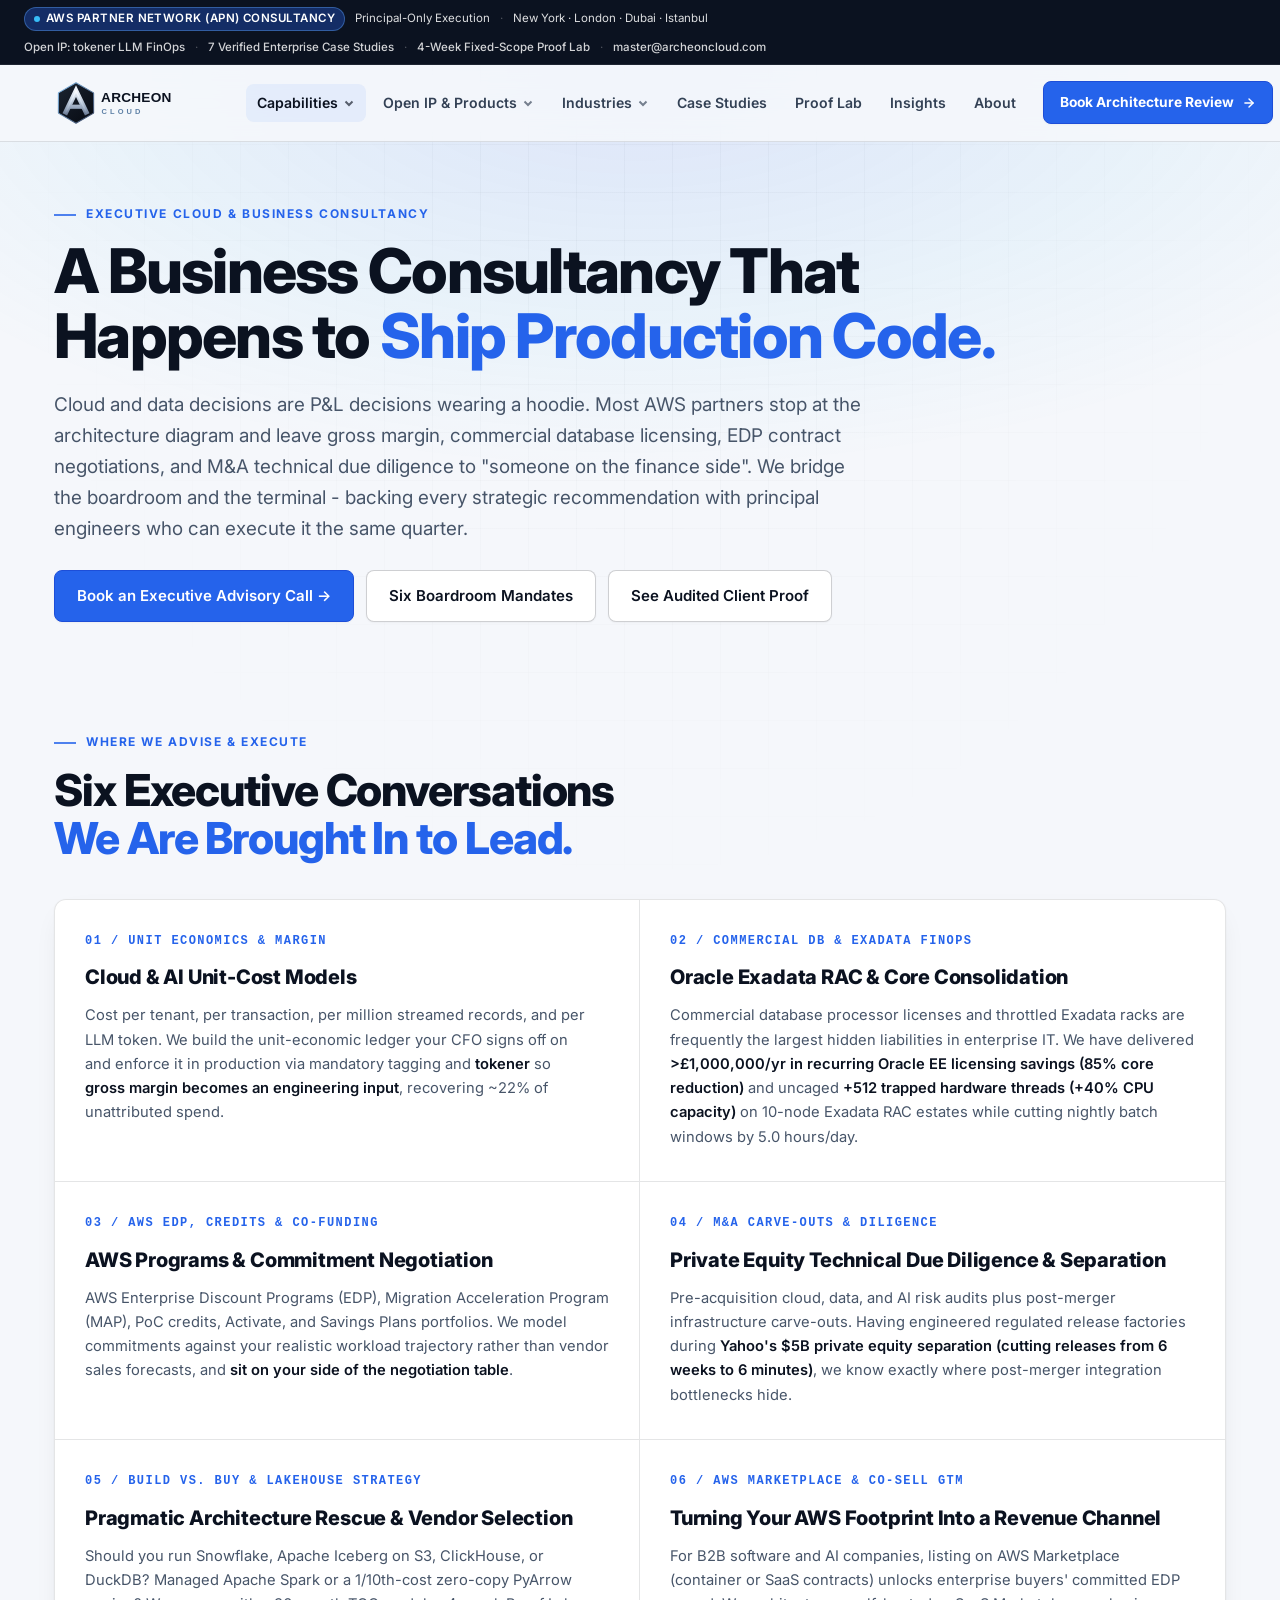
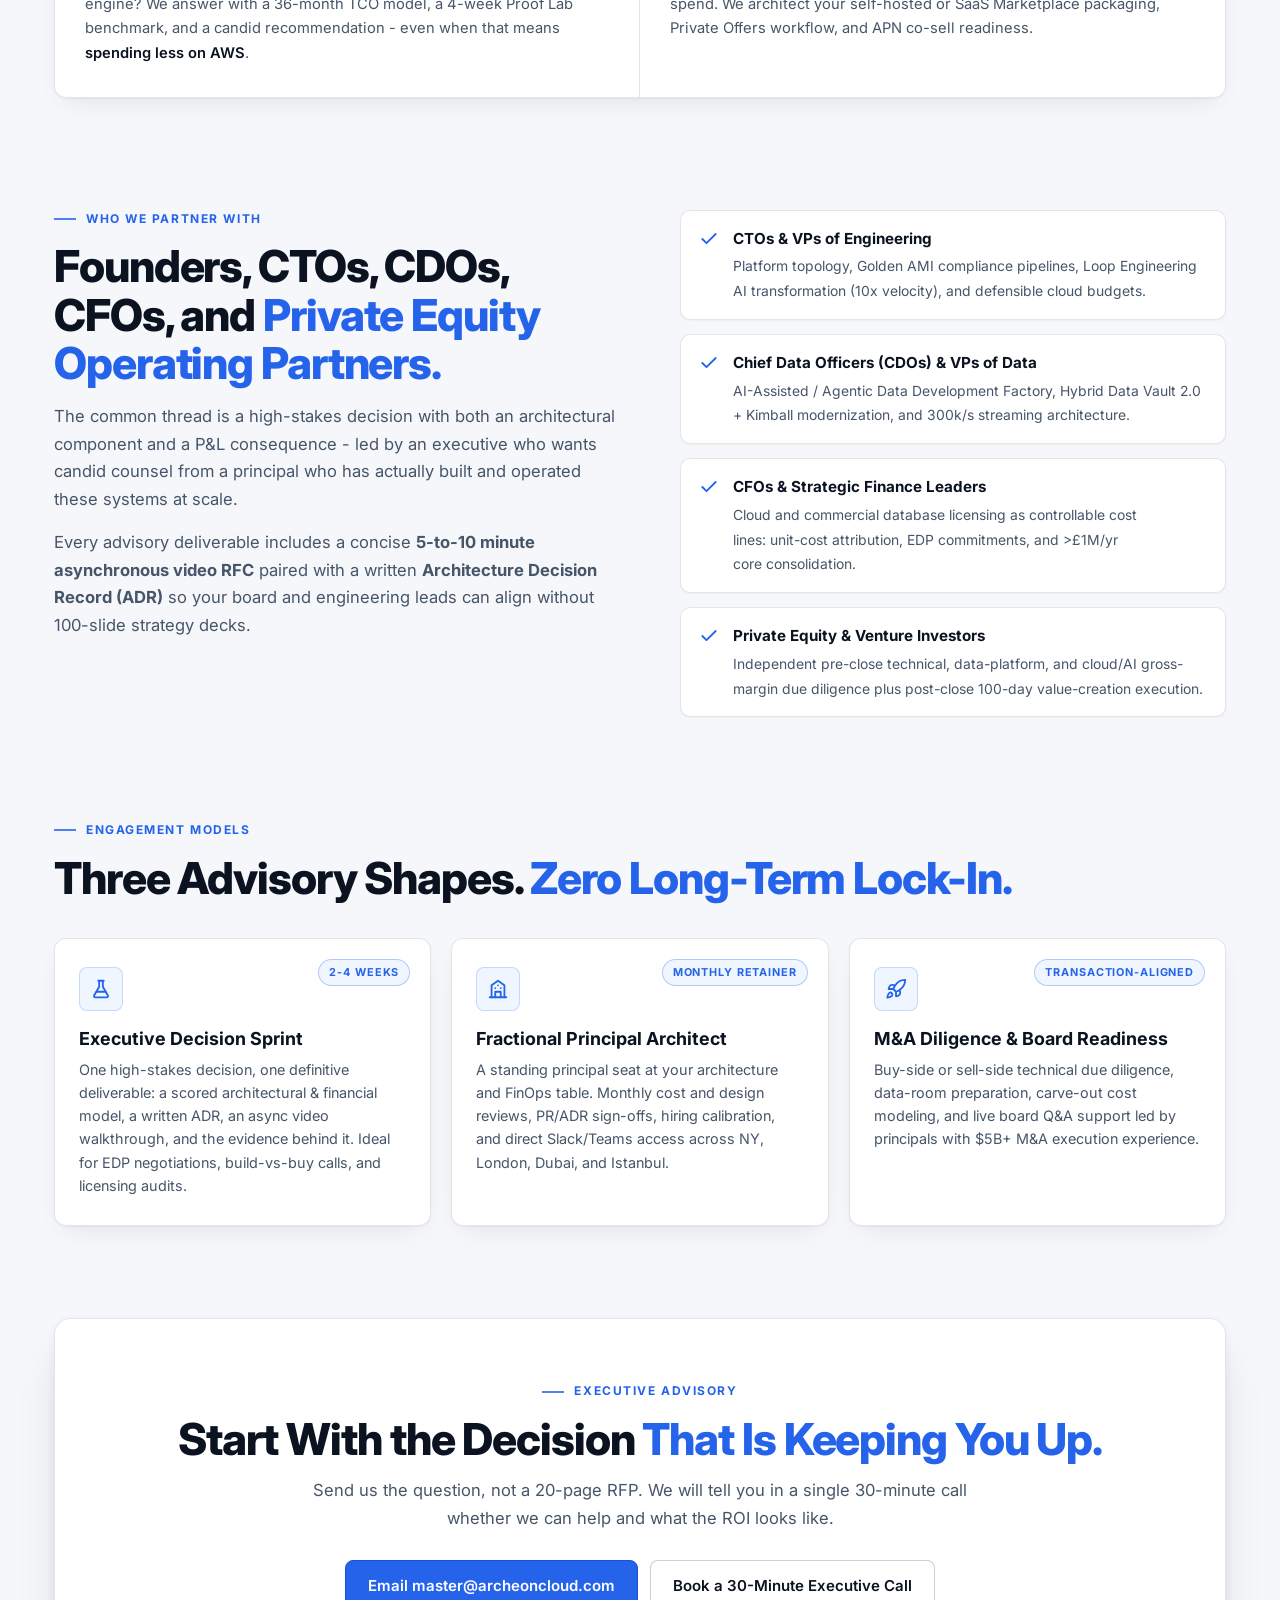
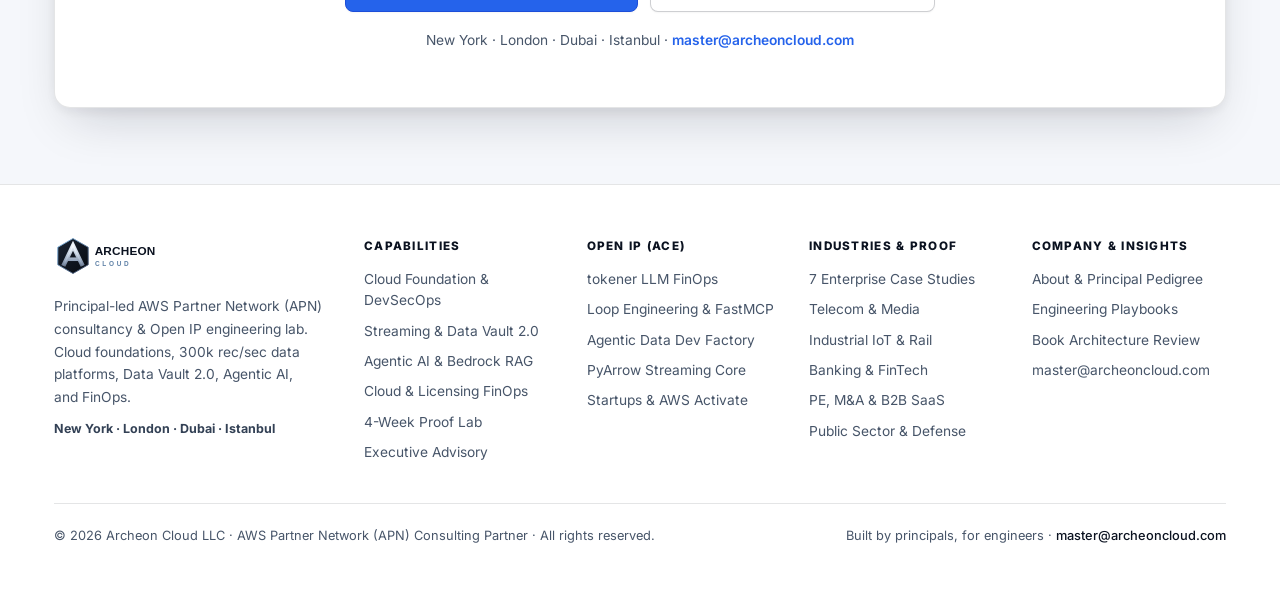
<file: consultancy/index.html>
<!DOCTYPE html>
<html lang="en">

<head>
  <meta charset="UTF-8" />
  <meta name="viewport" content="width=device-width, initial-scale=1.0" />
  <title>Executive Cloud &amp; Business Consultancy - Unit Economics, M&amp;A Due Diligence &amp; FinOps | Archeon Cloud
  </title>
  <meta name="description"
    content="Board-level AWS &amp; data advisory from principal architects who ship code: cloud unit economics, AWS EDP &amp; MAP funding, commercial Oracle/SQL licensing FinOps (>£1M/yr saved), and M&amp;A technical due diligence." />
  <link rel="canonical" href="https://archeoncloud.com/consultancy/" />
  <meta property="og:type" content="website" />
  <meta property="og:title" content="Executive Cloud &amp; Business Consultancy - Archeon Cloud" />
  <meta property="og:description"
    content="A principal cloud &amp; data consultancy that connects gross margin, commercial licensing, AWS commitments, and M&amp;A due diligence directly to production engineering." />
  <meta property="og:url" content="https://archeoncloud.com/consultancy/" />
  <meta property="og:image" content="https://archeoncloud.com/assets/mark.png" />
  <meta name="twitter:card" content="summary_large_image" />
  <meta name="theme-color" content="#0B1220" />
  <link rel="icon" type="image/png" sizes="32x32" href="../assets/favicon.png" />
  <link rel="apple-touch-icon" href="../assets/mark.png" />
  <link rel="preconnect" href="https://fonts.googleapis.com" />
  <link rel="preconnect" href="https://fonts.gstatic.com" crossorigin />
  <link href="https://fonts.googleapis.com/css2?family=Inter:wght@400;500;600;700;800;900&display=swap"
    rel="stylesheet" />
  <link rel="stylesheet" href="../assets/style.css" />
</head>

<body>

  <div class="aurora" aria-hidden="true"></div>
  <div class="grid-fade" aria-hidden="true"></div>

  <!-- Top Institutional APN Utility Bar -->
  <div class="top-bar">
    <div class="top-bar__inner">
      <div class="top-bar__left">
        <span class="top-bar__pill"><span class="pulse"></span> AWS Partner Network (APN) Consultancy</span>
        <span>Principal-Only Execution</span>
        <span class="top-bar__sep">·</span>
        <span>New York · London · Dubai · Istanbul</span>
      </div>
      <div class="top-bar__right">
        <a href="../product/tokener/">Open IP: tokener LLM FinOps</a>
        <span class="top-bar__sep">·</span>
        <a href="../case-studies/">7 Verified Enterprise Case Studies</a>
        <span class="top-bar__sep">·</span>
        <a href="../poc/">4-Week Fixed-Scope Proof Lab</a>
        <span class="top-bar__sep">·</span>
        <a href="mailto:master@archeoncloud.com">master@archeoncloud.com</a>
      </div>
    </div>
  </div>

  <!-- Sticky Header & Mega-Menu Navigation -->
  <div class="site-header-shell">
    <div class="wrap">
      <header class="site">
        <a class="brand" href="../" aria-label="Archeon Cloud home">
          <img src="../assets/logo.svg" alt="Archeon Cloud - Principal AWS Consultancy" />
        </a>
        <input type="checkbox" id="nav-toggle" class="nav-toggle" aria-hidden="true" />
        <label for="nav-toggle" class="nav-burger" aria-label="Toggle navigation"><span></span></label>
        <nav class="nav" aria-label="Primary">
          <div class="nav-item">
            <a href="../services/" class="active">
              Capabilities
              <svg class="nav-caret" viewBox="0 0 12 12" fill="none" stroke="currentColor" stroke-width="2">
                <path d="M2.5 4.5L6 8l3.5-3.5" />
              </svg>
            </a>
            <div class="nav-drop nav-drop--wide">
              <div class="nav-drop__head">4 Core Capability Practices &amp; Advisory</div>
              <a href="../services/#architecture">
                <strong>01 · Cloud Foundation &amp; DevSecOps</strong>
                <span>Multi-account AWS Control Tower, Terraform IaC, Golden AMIs, zero-downtime migration.</span>
              </a>
              <a href="../services/#streaming">
                <strong>02 · High-Throughput Data &amp; Data Vault 2.0</strong>
                <span>300k rec/sec PyArrow streaming, dbt Hybrid Data Vault 2.0, Iceberg &amp; Snowflake
                  lakehouses.</span>
              </a>
              <a href="../services/#genai">
                <strong>03 · Agentic AI &amp; Developer Platforms</strong>
                <span>Amazon Bedrock RAG, FastMCP tool servers, Loop Engineering &amp; 10x agentic workflows.</span>
              </a>
              <a href="../services/#finops">
                <strong>04 · Cloud FinOps &amp; Commercial Licensing</strong>
                <span>22% cloud spend recovery, Oracle Exadata &amp; SQL optimization, tokener LLM economics.</span>
              </a>
              <a href="../consultancy/">
                <strong>Executive Advisory &amp; Fractional Principal</strong>
                <span>M&amp;A technical due diligence, architecture rescue, and board-grade roadmaps.</span>
              </a>
              <a href="../startups/">
                <strong>High-Growth Startups &amp; AWS Activate</strong>
                <span>SOC 2 / HIPAA-ready foundations in 3 weeks with credit-aligned co-funding.</span>
              </a>
            </div>
          </div>

          <div class="nav-item">
            <a href="../product/tokener/">
              Open IP &amp; Products
              <svg class="nav-caret" viewBox="0 0 12 12" fill="none" stroke="currentColor" stroke-width="2">
                <path d="M2.5 4.5L6 8l3.5-3.5" />
              </svg>
            </a>
            <div class="nav-drop">
              <div class="nav-drop__head">The Archeon Cloud Engine (ACE)</div>
              <a href="../product/tokener/">
                <strong>tokener · LLM FinOps Control Plane</strong>
                <span>Self-hosted pre-stream token budget enforcement &amp; real-time cost attribution for Bedrock,
                  Anthropic &amp; OpenAI.</span>
              </a>
              <a href="../services/#genai">
                <strong>Loop Engineering &amp; AI Skills OS</strong>
                <span>Reusable FastMCP servers &amp; agentic context protocols delivering 10x developer velocity.</span>
              </a>
              <a href="../services/#data-vault">
                <strong>Agentic Data Development Factory</strong>
                <span>AI Skills &amp; MCP solutions for Data Engineering, Data Architecture, Governance Audit &amp; DB
                  Performance Tuning.</span>
              </a>
              <a href="../services/#streaming">
                <strong>PyArrow C++ Zero-Copy Streaming Core</strong>
                <span>300k records/sec micro-batch Parquet engine running under 80 MB RAM at 1/10th Spark cost.</span>
              </a>
            </div>
          </div>

          <div class="nav-item">
            <a href="../industries/">
              Industries
              <svg class="nav-caret" viewBox="0 0 12 12" fill="none" stroke="currentColor" stroke-width="2">
                <path d="M2.5 4.5L6 8l3.5-3.5" />
              </svg>
            </a>
            <div class="nav-drop nav-drop--wide">
              <div class="nav-drop__head">Regulated &amp; High-Velocity Verticals</div>
              <a href="../industries/#telecom">
                <strong>Telecom &amp; Digital Media</strong>
                <span>50M+ subscriber DPI telemetry, 20.5B daily records, sub-minute observability.</span>
              </a>
              <a href="../industries/#iiot">
                <strong>Industrial IoT, Rail &amp; Mobility</strong>
                <span>50M+ daily sensor files, fleet digital twins, predictive maintenance on AWS.</span>
              </a>
              <a href="../industries/#fintech">
                <strong>Banking, Capital Markets &amp; FinTech</strong>
                <span>PCI-DSS, SOX &amp; GDPR lakehouses, risk analytics, commercial database FinOps.</span>
              </a>
              <a href="../industries/#pe-saas">
                <strong>Private Equity, M&amp;A &amp; B2B SaaS</strong>
                <span>Post-merger cloud carve-outs, 1,000x CI/CD acceleration, SaaS unit economics.</span>
              </a>
              <a href="../industries/#retail">
                <strong>Global Retail &amp; Supply Chain</strong>
                <span>Omnichannel demand forecasting, 100% crash elimination via dbt &amp; DuckDB.</span>
              </a>
              <a href="../industries/#govtech">
                <strong>Public Sector, Defense &amp; GovTech</strong>
                <span>Air-gapped migrations, 80 TB intelligence archives, 19x national tax platform scale.</span>
              </a>
            </div>
          </div>

          <a href="../case-studies/">Case Studies</a>
          <a href="../poc/">Proof Lab</a>
          <a href="../blog/">Insights</a>
          <a href="../about/">About</a>
        </nav>
        <a class="nav-cta" href="../contact/">
          Book Architecture Review
          <svg width="14" height="14" viewBox="0 0 24 24" fill="none" stroke="currentColor" stroke-width="2.4"
            stroke-linecap="round" stroke-linejoin="round">
            <path d="M5 12h14" />
            <path d="m12 5 7 7-7 7" />
          </svg>
        </a>
      </header>
    </div>
  </div>

  <div class="wrap">
    <main>
      <section class="hero hero--left">
        <div class="eyebrow">Executive Cloud &amp; Business Consultancy</div>
        <h1>A Business Consultancy That Happens to <span class="grad">Ship Production Code.</span></h1>
        <p class="lede">
          Cloud and data decisions are P&amp;L decisions wearing a hoodie.
          Most AWS partners stop at the architecture diagram and leave gross margin, commercial database licensing, EDP
          contract negotiations, and M&amp;A technical due diligence to "someone on the finance side".
          We bridge the boardroom and the terminal - backing every strategic recommendation with principal engineers who
          can execute it the same quarter.
        </p>
        <div class="cta-row" style="margin-top:26px;">
          <a class="btn" href="../contact/">Book an Executive Advisory Call →</a>
          <a class="btn btn--ghost" href="#areas">Six Boardroom Mandates</a>
          <a class="btn btn--ghost" href="../case-studies/">See Audited Client Proof</a>
        </div>
      </section>

      <section class="block" id="areas">
        <div class="eyebrow">Where We Advise &amp; Execute</div>
        <h2>Six Executive Conversations <span class="grad">We Are Brought In to Lead.</span></h2>
        <div class="manifesto">
          <div>
            <div class="num">01 / UNIT ECONOMICS &amp; MARGIN</div>
            <h3>Cloud &amp; AI Unit-Cost Models</h3>
            <p>
              Cost per tenant, per transaction, per million streamed records, and per LLM token.
              We build the unit-economic ledger your CFO signs off on and enforce it in production via mandatory tagging
              and <strong>tokener</strong> so <strong>gross margin becomes an engineering input</strong>, recovering
              ~22% of unattributed spend.
            </p>
          </div>
          <div>
            <div class="num">02 / COMMERCIAL DB &amp; EXADATA FINOPS</div>
            <h3>Oracle Exadata RAC &amp; Core Consolidation</h3>
            <p>
              Commercial database processor licenses and throttled Exadata racks are frequently the largest hidden
              liabilities in enterprise IT.
              We have delivered <strong>&gt;£1,000,000/yr in recurring Oracle EE licensing savings (85% core
                reduction)</strong> and uncaged <strong>+512 trapped hardware threads (+40% CPU capacity)</strong> on
              10-node Exadata RAC estates while cutting nightly batch windows by 5.0 hours/day.
            </p>
          </div>
          <div>
            <div class="num">03 / AWS EDP, CREDITS &amp; CO-FUNDING</div>
            <h3>AWS Programs &amp; Commitment Negotiation</h3>
            <p>
              AWS Enterprise Discount Programs (EDP), Migration Acceleration Program (MAP), PoC credits, Activate, and
              Savings Plans portfolios.
              We model commitments against your realistic workload trajectory rather than vendor sales forecasts, and
              <strong>sit on your side of the negotiation table</strong>.
            </p>
          </div>
          <div>
            <div class="num">04 / M&amp;A CARVE-OUTS &amp; DILIGENCE</div>
            <h3>Private Equity Technical Due Diligence &amp; Separation</h3>
            <p>
              Pre-acquisition cloud, data, and AI risk audits plus post-merger infrastructure carve-outs.
              Having engineered regulated release factories during <strong>Yahoo's $5B private equity separation
                (cutting releases from 6 weeks to 6 minutes)</strong>, we know exactly where post-merger integration
              bottlenecks hide.
            </p>
          </div>
          <div>
            <div class="num">05 / BUILD VS. BUY &amp; LAKEHOUSE STRATEGY</div>
            <h3>Pragmatic Architecture Rescue &amp; Vendor Selection</h3>
            <p>
              Should you run Snowflake, Apache Iceberg on S3, ClickHouse, or DuckDB? Managed Apache Spark or a
              1/10th-cost zero-copy PyArrow engine?
              We answer with a 36-month TCO model, a 4-week Proof Lab benchmark, and a candid recommendation - even when
              that means <strong>spending less on AWS</strong>.
            </p>
          </div>
          <div>
            <div class="num">06 / AWS MARKETPLACE &amp; CO-SELL GTM</div>
            <h3>Turning Your AWS Footprint Into a Revenue Channel</h3>
            <p>
              For B2B software and AI companies, listing on AWS Marketplace (container or SaaS contracts) unlocks
              enterprise buyers' committed EDP spend.
              We architect your self-hosted or SaaS Marketplace packaging, Private Offers workflow, and APN co-sell
              readiness.
            </p>
          </div>
        </div>
      </section>

      <section class="block">
        <div class="split">
          <div>
            <div class="eyebrow">Who We Partner With</div>
            <h2>Founders, CTOs, CDOs, CFOs, and <span class="grad">Private Equity Operating Partners.</span></h2>
            <p class="sub">
              The common thread is a high-stakes decision with both an architectural component and a P&amp;L consequence
              - led by an executive who wants candid counsel from a principal who has actually built and operated these
              systems at scale.
            </p>
            <p class="sub">
              Every advisory deliverable includes a concise <strong>5-to-10 minute asynchronous video RFC</strong>
              paired with a written <strong>Architecture Decision Record (ADR)</strong> so your board and engineering
              leads can align without 100-slide strategy decks.
            </p>
          </div>
          <ul class="checks">
            <li>
              <svg width="20" height="20" viewBox="0 0 24 24" fill="none" stroke="#2563EB" stroke-width="2.2"
                stroke-linecap="round" stroke-linejoin="round">
                <path d="M20 6 9 17l-5-5" />
              </svg>
              <div><b>CTOs &amp; VPs of Engineering</b><span>Platform topology, Golden AMI compliance pipelines, Loop
                  Engineering AI transformation (10x velocity), and defensible cloud budgets.</span></div>
            </li>
            <li>
              <svg width="20" height="20" viewBox="0 0 24 24" fill="none" stroke="#2563EB" stroke-width="2.2"
                stroke-linecap="round" stroke-linejoin="round">
                <path d="M20 6 9 17l-5-5" />
              </svg>
              <div><b>Chief Data Officers (CDOs) &amp; VPs of Data</b><span>AI-Assisted / Agentic Data Development
                  Factory, Hybrid Data Vault 2.0 + Kimball modernization, and 300k/s streaming architecture.</span>
              </div>
            </li>
            <li>
              <svg width="20" height="20" viewBox="0 0 24 24" fill="none" stroke="#2563EB" stroke-width="2.2"
                stroke-linecap="round" stroke-linejoin="round">
                <path d="M20 6 9 17l-5-5" />
              </svg>
              <div><b>CFOs &amp; Strategic Finance Leaders</b><span>Cloud and commercial database licensing as
                  controllable cost lines: unit-cost attribution, EDP commitments, and &gt;£1M/yr core
                  consolidation.</span></div>
            </li>
            <li>
              <svg width="20" height="20" viewBox="0 0 24 24" fill="none" stroke="#2563EB" stroke-width="2.2"
                stroke-linecap="round" stroke-linejoin="round">
                <path d="M20 6 9 17l-5-5" />
              </svg>
              <div><b>Private Equity &amp; Venture Investors</b><span>Independent pre-close technical, data-platform,
                  and cloud/AI gross-margin due diligence plus post-close 100-day value-creation execution.</span></div>
            </li>
          </ul>
        </div>
      </section>

      <section class="block">
        <div class="eyebrow">Engagement Models</div>
        <h2>Three Advisory Shapes. <span class="grad">Zero Long-Term Lock-In.</span></h2>
        <div class="grid grid-3">
          <article class="card">
            <span class="tag">2-4 Weeks</span>
            <div class="ico"><svg width="22" height="22" viewBox="0 0 24 24" fill="none" stroke="#2563EB"
                stroke-width="2" stroke-linecap="round" stroke-linejoin="round">
                <path d="M9 3h6M10 3v6.5L4.5 19a1.5 1.5 0 0 0 1.3 2.2h12.4a1.5 1.5 0 0 0 1.3-2.2L14 9.5V3" />
                <path d="M7 15h10" />
              </svg></div>
            <h3>Executive Decision Sprint</h3>
            <p>One high-stakes decision, one definitive deliverable: a scored architectural &amp; financial model, a
              written ADR, an async video walkthrough, and the evidence behind it. Ideal for EDP negotiations,
              build-vs-buy calls, and licensing audits.</p>
          </article>
          <article class="card">
            <span class="tag">Monthly Retainer</span>
            <div class="ico"><svg width="22" height="22" viewBox="0 0 24 24" fill="none" stroke="#2563EB"
                stroke-width="2" stroke-linecap="round" stroke-linejoin="round">
                <path d="M3 21h18" />
                <path d="M5 21V8l7-5 7 5v13" />
                <path d="M9 21v-6h6v6" />
                <path d="M9 11h.01M15 11h.01M12 8h.01" />
              </svg></div>
            <h3>Fractional Principal Architect</h3>
            <p>A standing principal seat at your architecture and FinOps table. Monthly cost and design reviews, PR/ADR
              sign-offs, hiring calibration, and direct Slack/Teams access across NY, London, Dubai, and Istanbul.</p>
          </article>
          <article class="card">
            <span class="tag">Transaction-Aligned</span>
            <div class="ico"><svg width="22" height="22" viewBox="0 0 24 24" fill="none" stroke="#2563EB"
                stroke-width="2" stroke-linecap="round" stroke-linejoin="round">
                <path d="M4.5 16.5c-1.5 1.3-2 5-2 5s3.7-.5 5-2c.7-.8.7-2.1-.1-2.9a2.1 2.1 0 0 0-2.9-.1z" />
                <path d="M12 15l-3-3a22 22 0 0 1 2-3.9A12.9 12.9 0 0 1 22 2c0 2.7-.9 7.5-6 11a22 22 0 0 1-4 2z" />
                <path d="M9 12H4s.5-3 2-4c1.6-1.1 5 0 5 0M12 15v5s3-.5 4-2c1.1-1.6 0-5 0-5" />
              </svg></div>
            <h3>M&amp;A Diligence &amp; Board Readiness</h3>
            <p>Buy-side or sell-side technical due diligence, data-room preparation, carve-out cost modeling, and live
              board Q&amp;A support led by principals with $5B+ M&amp;A execution experience.</p>
          </article>
        </div>
      </section>

      <section class="contact" id="contact">
        <div class="eyebrow" style="justify-content:center;">Executive Advisory</div>
        <h2>Start With the Decision <span class="grad">That Is Keeping You Up.</span></h2>
        <p class="sub">Send us the question, not a 20-page RFP. We will tell you in a single 30-minute call whether we
          can help and what the ROI looks like.</p>
        <div class="cta-row">
          <a class="btn"
            href="mailto:master@archeoncloud.com?subject=Archeon%20Cloud%20-%20Executive%20Consultancy%20Inquiry">Email
            master@archeoncloud.com</a>
          <a class="btn btn--ghost" href="../contact/">Book a 30-Minute Executive Call</a>
        </div>
        <span class="contact-mail">New York · London · Dubai · Istanbul · <a
            href="mailto:master@archeoncloud.com">master@archeoncloud.com</a></span>
      </section>
    </main>
  </div>

  <!-- Institutional Footer -->
  <footer>
    <div class="wrap">
      <div class="foot-grid">
        <div>
          <img src="../assets/logo.svg" alt="Archeon Cloud" />
          <p>Principal-led AWS Partner Network (APN) consultancy &amp; Open IP engineering lab. Cloud foundations, 300k
            rec/sec data platforms, Data Vault 2.0, Agentic AI, and FinOps.</p>
          <p style="margin-top: 10px; font-size: 0.78rem; color: var(--silver);"><strong>New York · London · Dubai ·
              Istanbul</strong></p>
        </div>
        <div>
          <h4>Capabilities</h4>
          <ul>
            <li><a href="../services/#architecture">Cloud Foundation &amp; DevSecOps</a></li>
            <li><a href="../services/#streaming">Streaming &amp; Data Vault 2.0</a></li>
            <li><a href="../services/#genai">Agentic AI &amp; Bedrock RAG</a></li>
            <li><a href="../services/#finops">Cloud &amp; Licensing FinOps</a></li>
            <li><a href="../poc/">4-Week Proof Lab</a></li>
            <li><a href="../consultancy/">Executive Advisory</a></li>
          </ul>
        </div>
        <div>
          <h4>Open IP (ACE)</h4>
          <ul>
            <li><a href="../product/tokener/">tokener LLM FinOps</a></li>
            <li><a href="../services/#genai">Loop Engineering &amp; FastMCP</a></li>
            <li><a href="../services/#data-vault">Agentic Data Dev Factory</a></li>
            <li><a href="../services/#streaming">PyArrow Streaming Core</a></li>
            <li><a href="../startups/">Startups &amp; AWS Activate</a></li>
          </ul>
        </div>
        <div>
          <h4>Industries &amp; Proof</h4>
          <ul>
            <li><a href="../case-studies/">7 Enterprise Case Studies</a></li>
            <li><a href="../industries/#telecom">Telecom &amp; Media</a></li>
            <li><a href="../industries/#iiot">Industrial IoT &amp; Rail</a></li>
            <li><a href="../industries/#fintech">Banking &amp; FinTech</a></li>
            <li><a href="../industries/#pe-saas">PE, M&amp;A &amp; B2B SaaS</a></li>
            <li><a href="../industries/#govtech">Public Sector &amp; Defense</a></li>
          </ul>
        </div>
        <div>
          <h4>Company &amp; Insights</h4>
          <ul>
            <li><a href="../about/">About &amp; Principal Pedigree</a></li>
            <li><a href="../blog/">Engineering Playbooks</a></li>
            <li><a href="../contact/">Book Architecture Review</a></li>
            <li><a href="mailto:master@archeoncloud.com">master@archeoncloud.com</a></li>
          </ul>
        </div>
      </div>
      <div class="foot-bottom">
        <span>© 2026 Archeon Cloud LLC · AWS Partner Network (APN) Consulting Partner · All rights reserved.</span>
        <span>Built by principals, for engineers · <a
            href="mailto:master@archeoncloud.com">master@archeoncloud.com</a></span>
      </div>
    </div>
  </footer>

</body>

</html>
</file>
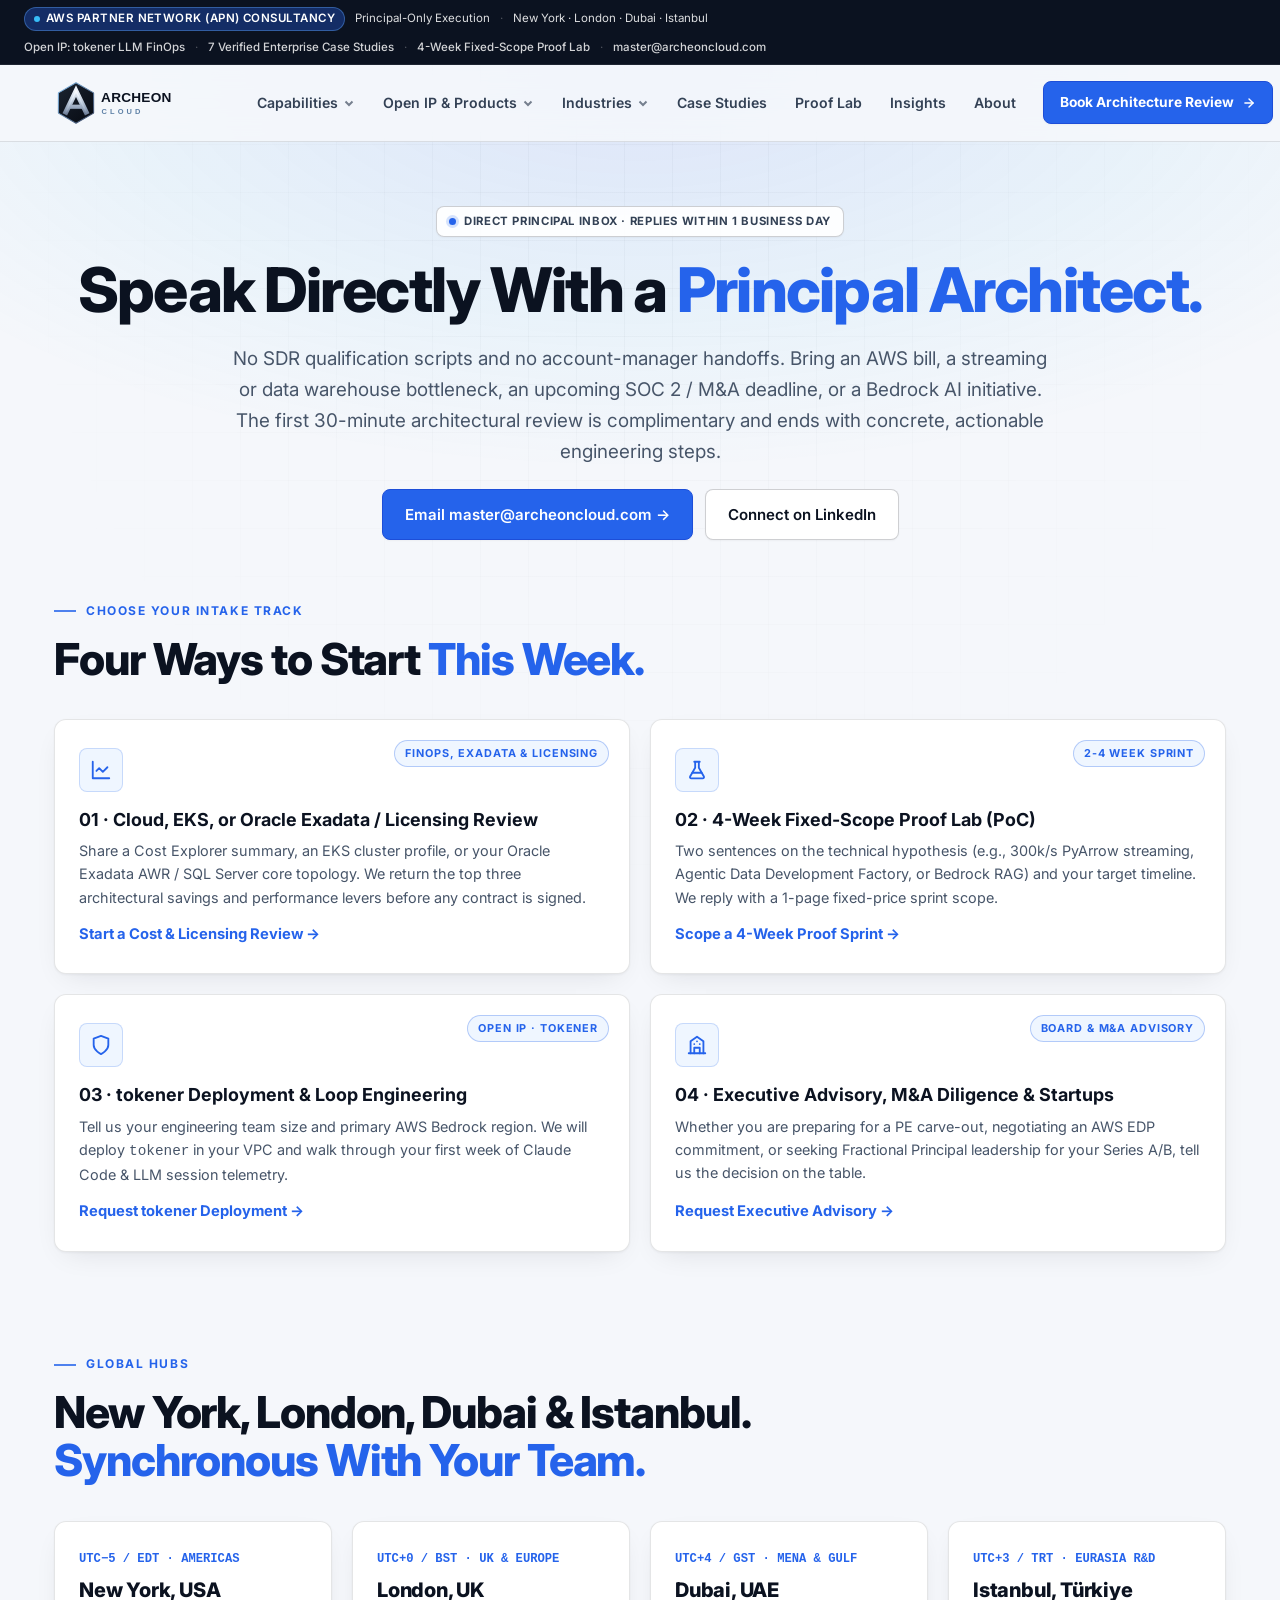
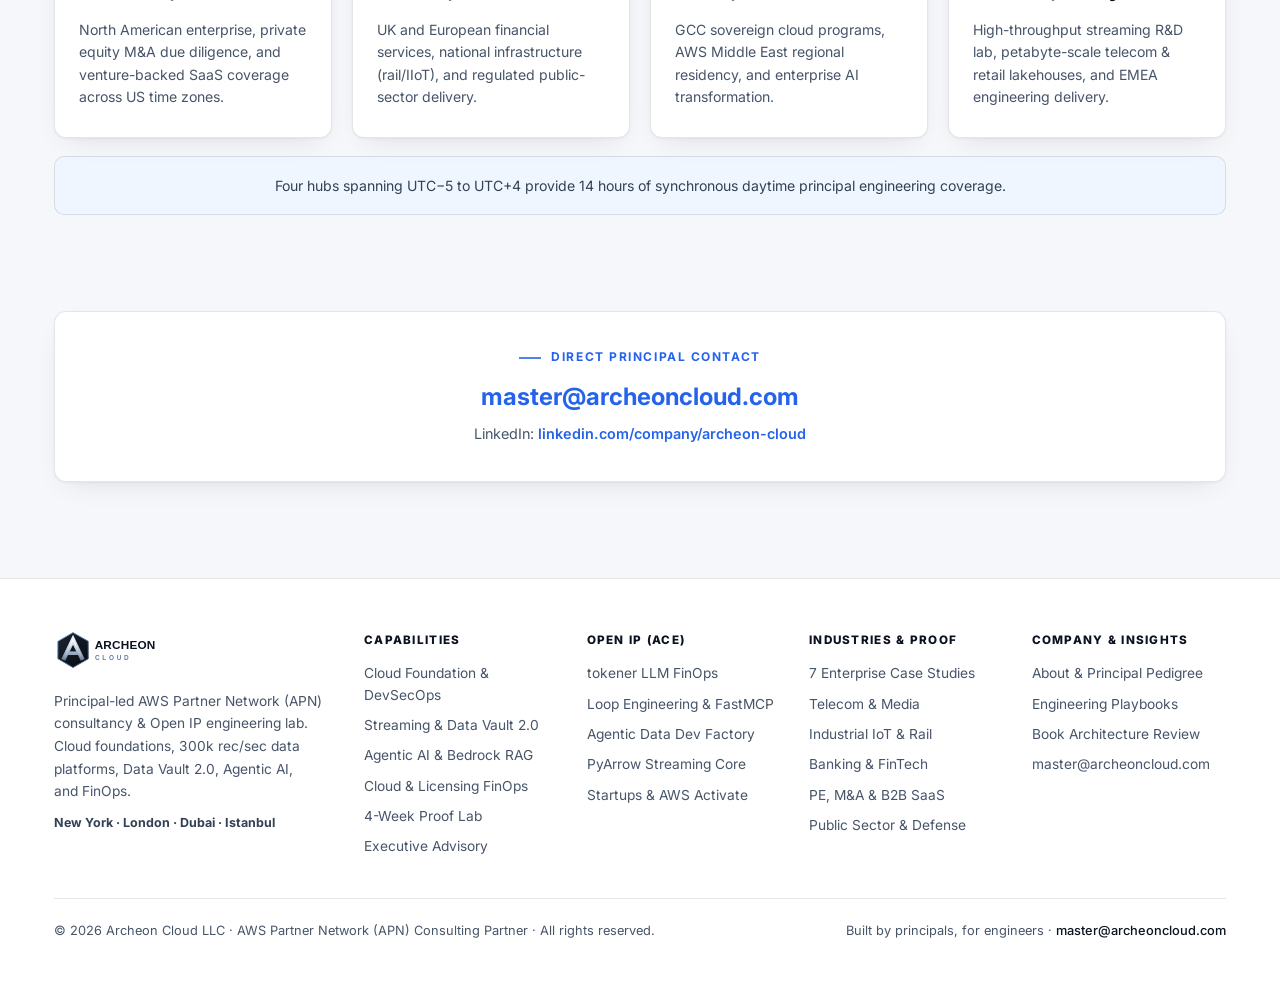
<file: contact/index.html>
<!DOCTYPE html>
<html lang="en">

<head>
  <meta charset="UTF-8" />
  <meta name="viewport" content="width=device-width, initial-scale=1.0" />
  <title>Book a 30-Minute Principal Architecture Review - Contact Archeon Cloud | New York · London · Dubai · Istanbul
  </title>
  <meta name="description"
    content="Contact Archeon Cloud directly at master@archeoncloud.com to schedule a 30-minute principal AWS architecture, streaming data, Data Vault 2.0, Agentic AI, or FinOps review across New York, London, Dubai, and Istanbul." />
  <link rel="canonical" href="https://archeoncloud.com/contact/" />
  <meta property="og:type" content="website" />
  <meta property="og:title" content="Book a 30-Minute Principal Architecture Review - Archeon Cloud" />
  <meta property="og:description"
    content="Speak directly with the founding principal architect who will design and build your system. Response within one business day across New York, London, Dubai, and Istanbul." />
  <meta property="og:url" content="https://archeoncloud.com/contact/" />
  <meta property="og:image" content="https://archeoncloud.com/assets/mark.png" />
  <meta name="twitter:card" content="summary_large_image" />
  <meta name="theme-color" content="#0B1220" />
  <link rel="icon" type="image/png" sizes="32x32" href="../assets/favicon.png" />
  <link rel="apple-touch-icon" href="../assets/mark.png" />
  <link rel="preconnect" href="https://fonts.googleapis.com" />
  <link rel="preconnect" href="https://fonts.gstatic.com" crossorigin />
  <link href="https://fonts.googleapis.com/css2?family=Inter:wght@400;500;600;700;800;900&display=swap"
    rel="stylesheet" />
  <link rel="stylesheet" href="../assets/style.css" />
</head>

<body>

  <div class="aurora" aria-hidden="true"></div>
  <div class="grid-fade" aria-hidden="true"></div>

  <!-- Top Institutional APN Utility Bar -->
  <div class="top-bar">
    <div class="top-bar__inner">
      <div class="top-bar__left">
        <span class="top-bar__pill"><span class="pulse"></span> AWS Partner Network (APN) Consultancy</span>
        <span>Principal-Only Execution</span>
        <span class="top-bar__sep">·</span>
        <span>New York · London · Dubai · Istanbul</span>
      </div>
      <div class="top-bar__right">
        <a href="../product/tokener/">Open IP: tokener LLM FinOps</a>
        <span class="top-bar__sep">·</span>
        <a href="../case-studies/">7 Verified Enterprise Case Studies</a>
        <span class="top-bar__sep">·</span>
        <a href="../poc/">4-Week Fixed-Scope Proof Lab</a>
        <span class="top-bar__sep">·</span>
        <a href="mailto:master@archeoncloud.com">master@archeoncloud.com</a>
      </div>
    </div>
  </div>

  <!-- Sticky Header & Mega-Menu Navigation -->
  <div class="site-header-shell">
    <div class="wrap">
      <header class="site">
        <a class="brand" href="../" aria-label="Archeon Cloud home">
          <img src="../assets/logo.svg" alt="Archeon Cloud - Principal AWS Consultancy" />
        </a>
        <input type="checkbox" id="nav-toggle" class="nav-toggle" aria-hidden="true" />
        <label for="nav-toggle" class="nav-burger" aria-label="Toggle navigation"><span></span></label>
        <nav class="nav" aria-label="Primary">
          <div class="nav-item">
            <a href="../services/">
              Capabilities
              <svg class="nav-caret" viewBox="0 0 12 12" fill="none" stroke="currentColor" stroke-width="2">
                <path d="M2.5 4.5L6 8l3.5-3.5" />
              </svg>
            </a>
            <div class="nav-drop nav-drop--wide">
              <div class="nav-drop__head">4 Core Capability Practices &amp; Advisory</div>
              <a href="../services/#architecture">
                <strong>01 · Cloud Foundation &amp; DevSecOps</strong>
                <span>Multi-account AWS Control Tower, Terraform IaC, Golden AMIs, zero-downtime migration.</span>
              </a>
              <a href="../services/#streaming">
                <strong>02 · High-Throughput Data &amp; Data Vault 2.0</strong>
                <span>300k rec/sec PyArrow streaming, dbt Hybrid Data Vault 2.0, Iceberg &amp; Snowflake
                  lakehouses.</span>
              </a>
              <a href="../services/#genai">
                <strong>03 · Agentic AI &amp; Developer Platforms</strong>
                <span>Amazon Bedrock RAG, FastMCP tool servers, Loop Engineering &amp; 10x agentic workflows.</span>
              </a>
              <a href="../services/#finops">
                <strong>04 · Cloud FinOps &amp; Commercial Licensing</strong>
                <span>22% cloud spend recovery, Oracle Exadata &amp; SQL optimization, tokener LLM economics.</span>
              </a>
              <a href="../consultancy/">
                <strong>Executive Advisory &amp; Fractional Principal</strong>
                <span>M&amp;A technical due diligence, architecture rescue, and board-grade roadmaps.</span>
              </a>
              <a href="../startups/">
                <strong>High-Growth Startups &amp; AWS Activate</strong>
                <span>SOC 2 / HIPAA-ready foundations in 3 weeks with credit-aligned co-funding.</span>
              </a>
            </div>
          </div>

          <div class="nav-item">
            <a href="../product/tokener/">
              Open IP &amp; Products
              <svg class="nav-caret" viewBox="0 0 12 12" fill="none" stroke="currentColor" stroke-width="2">
                <path d="M2.5 4.5L6 8l3.5-3.5" />
              </svg>
            </a>
            <div class="nav-drop">
              <div class="nav-drop__head">The Archeon Cloud Engine (ACE)</div>
              <a href="../product/tokener/">
                <strong>tokener · LLM FinOps Control Plane</strong>
                <span>Self-hosted pre-stream token budget enforcement &amp; real-time cost attribution for Bedrock,
                  Anthropic &amp; OpenAI.</span>
              </a>
              <a href="../services/#genai">
                <strong>Loop Engineering &amp; AI Skills OS</strong>
                <span>Reusable FastMCP servers &amp; agentic context protocols delivering 10x developer velocity.</span>
              </a>
              <a href="../services/#data-vault">
                <strong>Agentic Data Development Factory</strong>
                <span>AI Skills &amp; MCP solutions for Data Engineering, Data Architecture, Governance Audit &amp; DB
                  Performance Tuning.</span>
              </a>
              <a href="../services/#streaming">
                <strong>PyArrow C++ Zero-Copy Streaming Core</strong>
                <span>300k records/sec micro-batch Parquet engine running under 80 MB RAM at 1/10th Spark cost.</span>
              </a>
            </div>
          </div>

          <div class="nav-item">
            <a href="../industries/">
              Industries
              <svg class="nav-caret" viewBox="0 0 12 12" fill="none" stroke="currentColor" stroke-width="2">
                <path d="M2.5 4.5L6 8l3.5-3.5" />
              </svg>
            </a>
            <div class="nav-drop nav-drop--wide">
              <div class="nav-drop__head">Regulated &amp; High-Velocity Verticals</div>
              <a href="../industries/#telecom">
                <strong>Telecom &amp; Digital Media</strong>
                <span>50M+ subscriber DPI telemetry, 20.5B daily records, sub-minute observability.</span>
              </a>
              <a href="../industries/#iiot">
                <strong>Industrial IoT, Rail &amp; Mobility</strong>
                <span>50M+ daily sensor files, fleet digital twins, predictive maintenance on AWS.</span>
              </a>
              <a href="../industries/#fintech">
                <strong>Banking, Capital Markets &amp; FinTech</strong>
                <span>PCI-DSS, SOX &amp; GDPR lakehouses, risk analytics, commercial database FinOps.</span>
              </a>
              <a href="../industries/#pe-saas">
                <strong>Private Equity, M&amp;A &amp; B2B SaaS</strong>
                <span>Post-merger cloud carve-outs, 1,000x CI/CD acceleration, SaaS unit economics.</span>
              </a>
              <a href="../industries/#retail">
                <strong>Global Retail &amp; Supply Chain</strong>
                <span>Omnichannel demand forecasting, 100% crash elimination via dbt &amp; DuckDB.</span>
              </a>
              <a href="../industries/#govtech">
                <strong>Public Sector, Defense &amp; GovTech</strong>
                <span>Air-gapped migrations, 80 TB intelligence archives, 19x national tax platform scale.</span>
              </a>
            </div>
          </div>

          <a href="../case-studies/">Case Studies</a>
          <a href="../poc/">Proof Lab</a>
          <a href="../blog/">Insights</a>
          <a href="../about/">About</a>
        </nav>
        <a class="nav-cta" href="../contact/">
          Book Architecture Review
          <svg width="14" height="14" viewBox="0 0 24 24" fill="none" stroke="currentColor" stroke-width="2.4"
            stroke-linecap="round" stroke-linejoin="round">
            <path d="M5 12h14" />
            <path d="m12 5 7 7-7 7" />
          </svg>
        </a>
      </header>
    </div>
  </div>

  <div class="wrap">
    <main>
      <section class="hero" style="padding-bottom:10px;">
        <div class="badge"><span class="dot"></span> Direct Principal Inbox · Replies Within 1 Business Day</div>
        <h1>Speak Directly With a <span class="grad">Principal Architect.</span></h1>
        <p class="lede">
          No SDR qualification scripts and no account-manager handoffs.
          Bring an AWS bill, a streaming or data warehouse bottleneck, an upcoming SOC 2 / M&amp;A deadline, or a
          Bedrock AI initiative.
          The first 30-minute architectural review is complimentary and ends with concrete, actionable engineering
          steps.
        </p>
        <div class="cta-row" style="margin-top:18px;">
          <a class="btn"
            href="mailto:master@archeoncloud.com?subject=Archeon%20Cloud%20-%2030-Minute%20Principal%20Architecture%20Review">
            Email master@archeoncloud.com →
          </a>
          <a class="btn btn--ghost" href="https://www.linkedin.com/company/archeon-cloud/" target="_blank"
            rel="noopener">Connect on LinkedIn</a>
        </div>
      </section>

      <!-- 4 Direct Pre-Scoped Intake Tracks -->
      <section class="block" style="padding-top:44px;">
        <div class="eyebrow">Choose Your Intake Track</div>
        <h2>Four Ways to Start <span class="grad">This Week.</span></h2>
        <div class="grid grid-2">
          <article class="card">
            <span class="tag">FinOps, Exadata &amp; Licensing</span>
            <div class="ico"><svg width="22" height="22" viewBox="0 0 24 24" fill="none" stroke="#2563EB"
                stroke-width="2" stroke-linecap="round" stroke-linejoin="round">
                <path d="M3 3v18h18" />
                <path d="m19 9-5 5-4-4-3 3" />
              </svg></div>
            <h3>01 · Cloud, EKS, or Oracle Exadata / Licensing Review</h3>
            <p>Share a Cost Explorer summary, an EKS cluster profile, or your Oracle Exadata AWR / SQL Server core
              topology. We return the top three architectural savings and performance levers before any contract is
              signed.</p>
            <a class="link" style="margin-top:auto; padding-top:14px;"
              href="mailto:master@archeoncloud.com?subject=FinOps%20%26%20Licensing%20Review%20Request">Start a Cost
              &amp; Licensing Review →</a>
          </article>

          <article class="card">
            <span class="tag">2-4 Week Sprint</span>
            <div class="ico"><svg width="22" height="22" viewBox="0 0 24 24" fill="none" stroke="#2563EB"
                stroke-width="2" stroke-linecap="round" stroke-linejoin="round">
                <path d="M9 3h6M10 3v6.5L4.5 19a1.5 1.5 0 0 0 1.3 2.2h12.4a1.5 1.5 0 0 0 1.3-2.2L14 9.5V3" />
                <path d="M7 15h10" />
              </svg></div>
            <h3>02 · 4-Week Fixed-Scope Proof Lab (PoC)</h3>
            <p>Two sentences on the technical hypothesis (e.g., 300k/s PyArrow streaming, Agentic Data Development
              Factory, or Bedrock RAG) and your target timeline. We reply with a 1-page fixed-price sprint scope.</p>
            <a class="link" style="margin-top:auto; padding-top:14px;"
              href="mailto:master@archeoncloud.com?subject=4-Week%20Proof%20Lab%20Scope%20Request">Scope a 4-Week Proof
              Sprint →</a>
          </article>

          <article class="card">
            <span class="tag">Open IP · tokener</span>
            <div class="ico"><svg width="22" height="22" viewBox="0 0 24 24" fill="none" stroke="#2563EB"
                stroke-width="2" stroke-linecap="round" stroke-linejoin="round">
                <path d="M12 22s8-4 8-10V5l-8-3-8 3v7c0 6 8 10 8 10z" />
              </svg></div>
            <h3>03 · tokener Deployment &amp; Loop Engineering</h3>
            <p>Tell us your engineering team size and primary AWS Bedrock region. We will deploy <code>tokener</code> in
              your VPC and walk through your first week of Claude Code &amp; LLM session telemetry.</p>
            <a class="link" style="margin-top:auto; padding-top:14px;"
              href="mailto:master@archeoncloud.com?subject=tokener%20%26%20Loop%20Engineering%20Deployment">Request
              tokener Deployment →</a>
          </article>

          <article class="card">
            <span class="tag">Board &amp; M&amp;A Advisory</span>
            <div class="ico"><svg width="22" height="22" viewBox="0 0 24 24" fill="none" stroke="#2563EB"
                stroke-width="2" stroke-linecap="round" stroke-linejoin="round">
                <path d="M3 21h18" />
                <path d="M5 21V8l7-5 7 5v13" />
                <path d="M9 21v-6h6v6" />
                <path d="M9 11h.01M15 11h.01M12 8h.01" />
              </svg></div>
            <h3>04 · Executive Advisory, M&amp;A Diligence &amp; Startups</h3>
            <p>Whether you are preparing for a PE carve-out, negotiating an AWS EDP commitment, or seeking Fractional
              Principal leadership for your Series A/B, tell us the decision on the table.</p>
            <a class="link" style="margin-top:auto; padding-top:14px;"
              href="mailto:master@archeoncloud.com?subject=Executive%20Advisory%20%26%20Diligence%20Inquiry">Request
              Executive Advisory →</a>
          </article>
        </div>
      </section>

      <section class="block" id="locations">
        <div class="eyebrow">Global Hubs</div>
        <h2>New York, London, Dubai &amp; Istanbul. <span class="grad">Synchronous With Your Team.</span></h2>
        <div class="grid grid-4">
          <article class="card loc">
            <span class="tz">UTC−5 / EDT · AMERICAS</span>
            <h3>New York, USA</h3>
            <p>North American enterprise, private equity M&amp;A due diligence, and venture-backed SaaS coverage across
              US time zones.</p>
          </article>
          <article class="card loc">
            <span class="tz">UTC+0 / BST · UK &amp; EUROPE</span>
            <h3>London, UK</h3>
            <p>UK and European financial services, national infrastructure (rail/IIoT), and regulated public-sector
              delivery.</p>
          </article>
          <article class="card loc">
            <span class="tz">UTC+4 / GST · MENA &amp; GULF</span>
            <h3>Dubai, UAE</h3>
            <p>GCC sovereign cloud programs, AWS Middle East regional residency, and enterprise AI transformation.</p>
          </article>
          <article class="card loc">
            <span class="tz">UTC+3 / TRT · EURASIA R&amp;D</span>
            <h3>Istanbul, Türkiye</h3>
            <p>High-throughput streaming R&amp;D lab, petabyte-scale telecom &amp; retail lakehouses, and EMEA
              engineering delivery.</p>
          </article>
        </div>
        <div class="loc-band">
          Four hubs spanning UTC−5 to UTC+4 provide 14 hours of synchronous daytime principal engineering coverage.
        </div>
      </section>

      <section class="block">
        <div class="card" style="text-align:center; padding:36px 28px;">
          <div class="eyebrow" style="justify-content:center;">Direct Principal Contact</div>
          <h3 style="font-size:1.5rem; margin-bottom:10px;">
            <a href="mailto:master@archeoncloud.com"
              style="text-decoration:none; color:var(--blue);">master@archeoncloud.com</a>
          </h3>
          <p>LinkedIn: <a href="https://www.linkedin.com/company/archeon-cloud/" target="_blank" rel="noopener"
              style="color:var(--blue); text-decoration:none; font-weight:600;">linkedin.com/company/archeon-cloud</a>
          </p>
        </div>
      </section>
    </main>
  </div>

  <!-- Institutional Footer -->
  <footer>
    <div class="wrap">
      <div class="foot-grid">
        <div>
          <img src="../assets/logo.svg" alt="Archeon Cloud" />
          <p>Principal-led AWS Partner Network (APN) consultancy &amp; Open IP engineering lab. Cloud foundations, 300k
            rec/sec data platforms, Data Vault 2.0, Agentic AI, and FinOps.</p>
          <p style="margin-top: 10px; font-size: 0.78rem; color: var(--silver);"><strong>New York · London · Dubai ·
              Istanbul</strong></p>
        </div>
        <div>
          <h4>Capabilities</h4>
          <ul>
            <li><a href="../services/#architecture">Cloud Foundation &amp; DevSecOps</a></li>
            <li><a href="../services/#streaming">Streaming &amp; Data Vault 2.0</a></li>
            <li><a href="../services/#genai">Agentic AI &amp; Bedrock RAG</a></li>
            <li><a href="../services/#finops">Cloud &amp; Licensing FinOps</a></li>
            <li><a href="../poc/">4-Week Proof Lab</a></li>
            <li><a href="../consultancy/">Executive Advisory</a></li>
          </ul>
        </div>
        <div>
          <h4>Open IP (ACE)</h4>
          <ul>
            <li><a href="../product/tokener/">tokener LLM FinOps</a></li>
            <li><a href="../services/#genai">Loop Engineering &amp; FastMCP</a></li>
            <li><a href="../services/#data-vault">Agentic Data Dev Factory</a></li>
            <li><a href="../services/#streaming">PyArrow Streaming Core</a></li>
            <li><a href="../startups/">Startups &amp; AWS Activate</a></li>
          </ul>
        </div>
        <div>
          <h4>Industries &amp; Proof</h4>
          <ul>
            <li><a href="../case-studies/">7 Enterprise Case Studies</a></li>
            <li><a href="../industries/#telecom">Telecom &amp; Media</a></li>
            <li><a href="../industries/#iiot">Industrial IoT &amp; Rail</a></li>
            <li><a href="../industries/#fintech">Banking &amp; FinTech</a></li>
            <li><a href="../industries/#pe-saas">PE, M&amp;A &amp; B2B SaaS</a></li>
            <li><a href="../industries/#govtech">Public Sector &amp; Defense</a></li>
          </ul>
        </div>
        <div>
          <h4>Company &amp; Insights</h4>
          <ul>
            <li><a href="../about/">About &amp; Principal Pedigree</a></li>
            <li><a href="../blog/">Engineering Playbooks</a></li>
            <li><a href="../contact/">Book Architecture Review</a></li>
            <li><a href="mailto:master@archeoncloud.com">master@archeoncloud.com</a></li>
          </ul>
        </div>
      </div>
      <div class="foot-bottom">
        <span>© 2026 Archeon Cloud LLC · AWS Partner Network (APN) Consulting Partner · All rights reserved.</span>
        <span>Built by principals, for engineers · <a
            href="mailto:master@archeoncloud.com">master@archeoncloud.com</a></span>
      </div>
    </div>
  </footer>

</body>

</html>
</file>
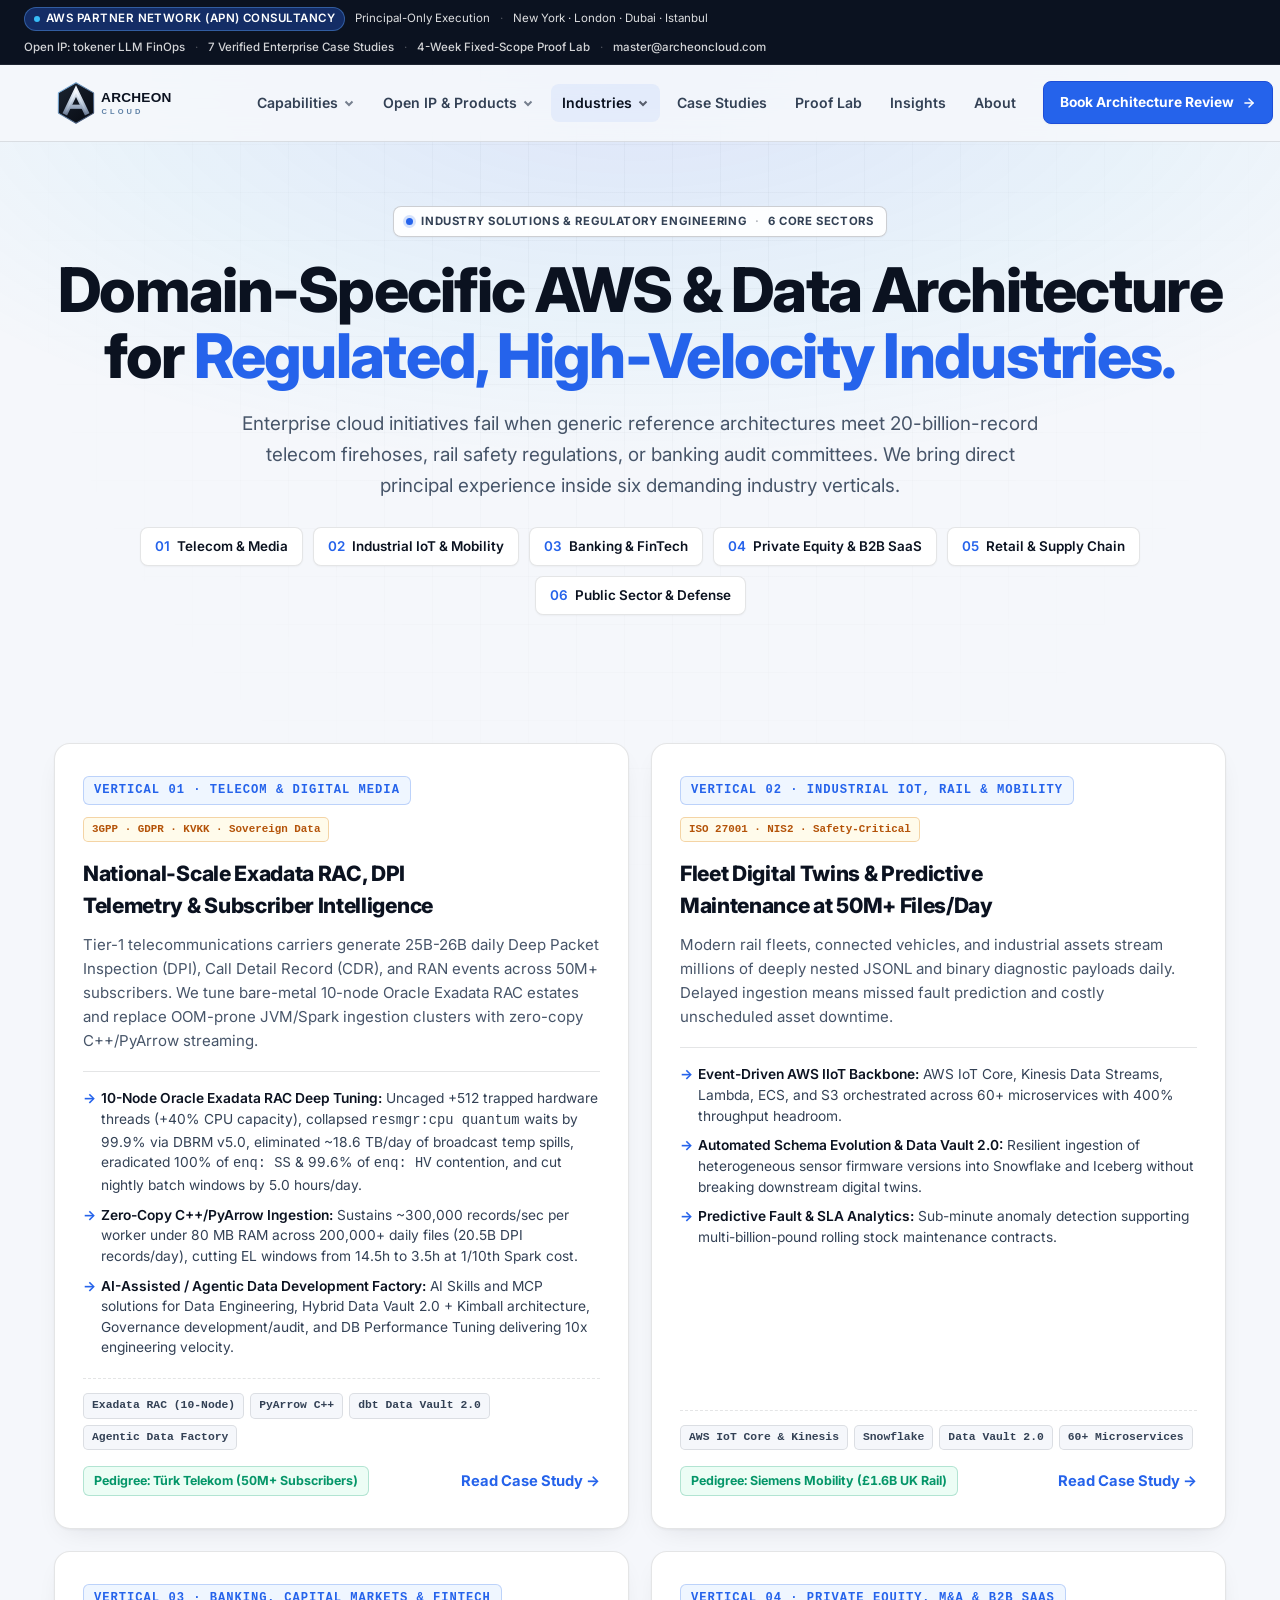
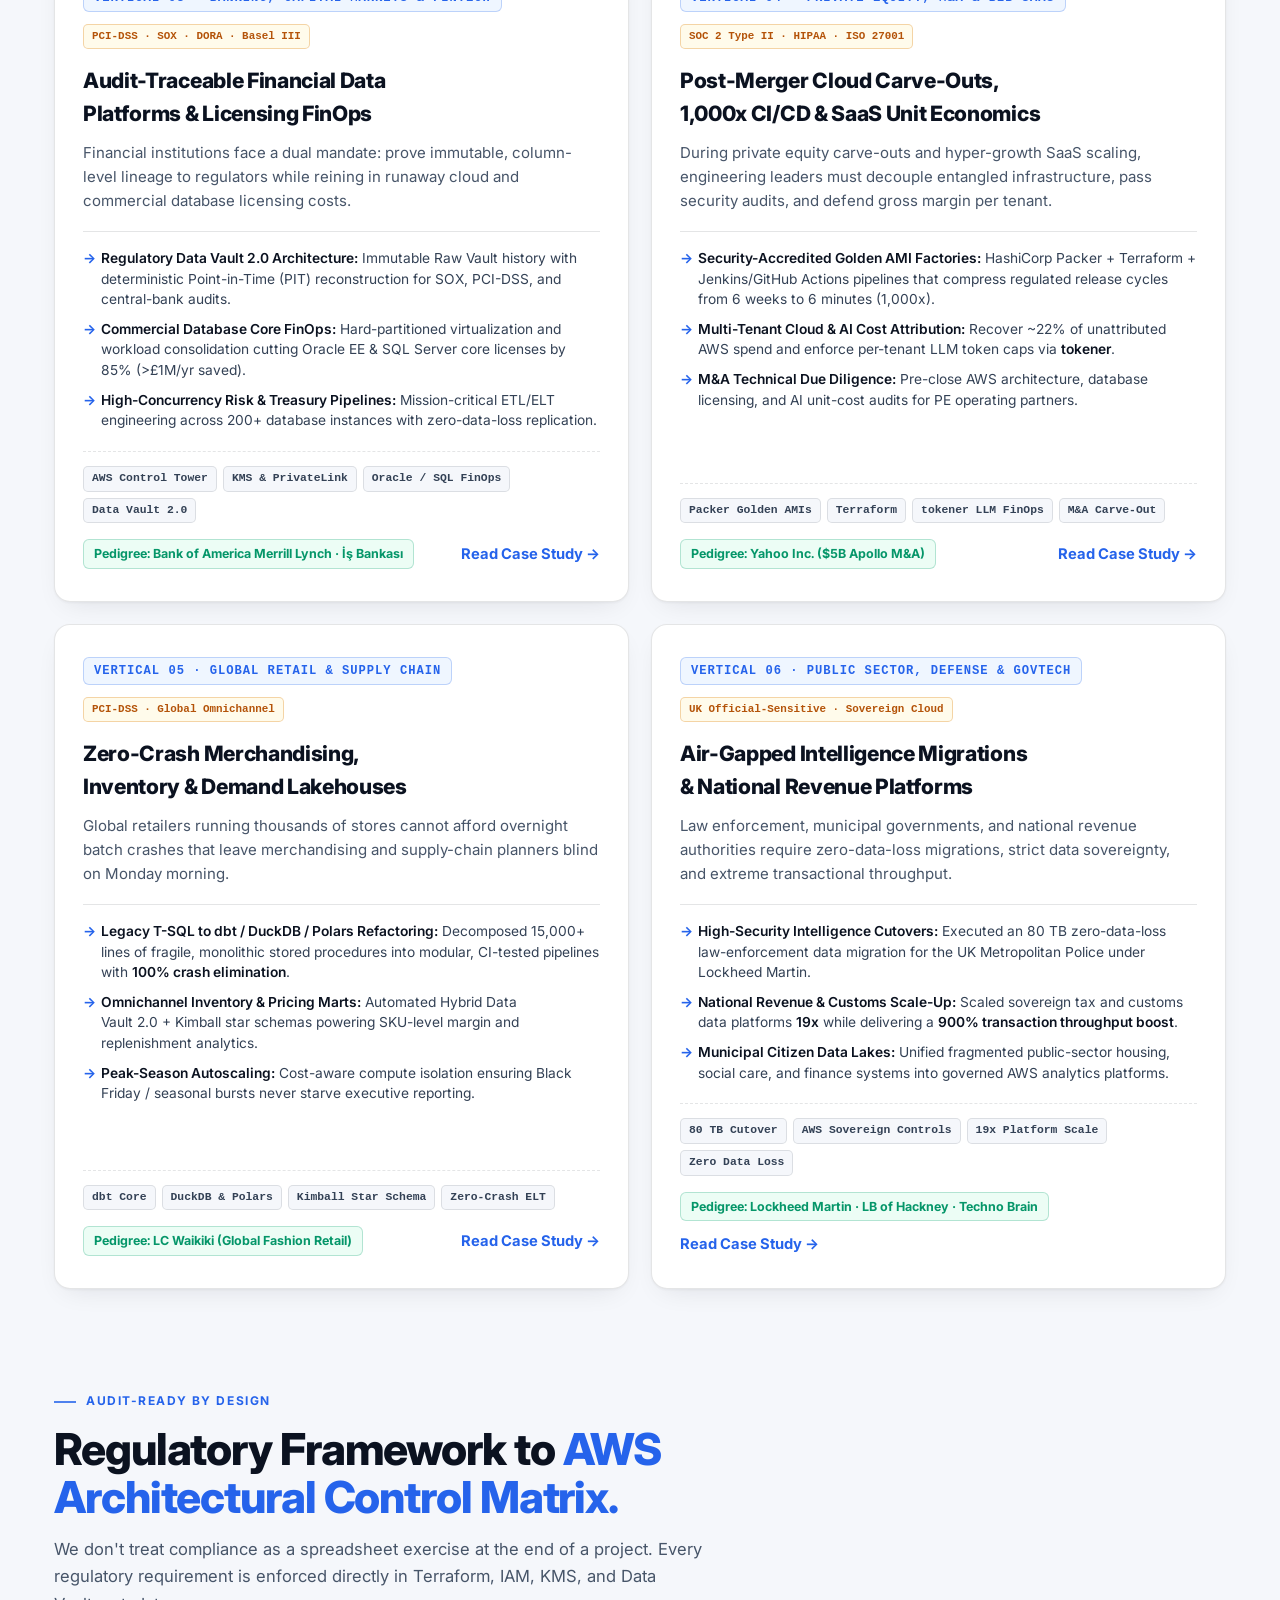
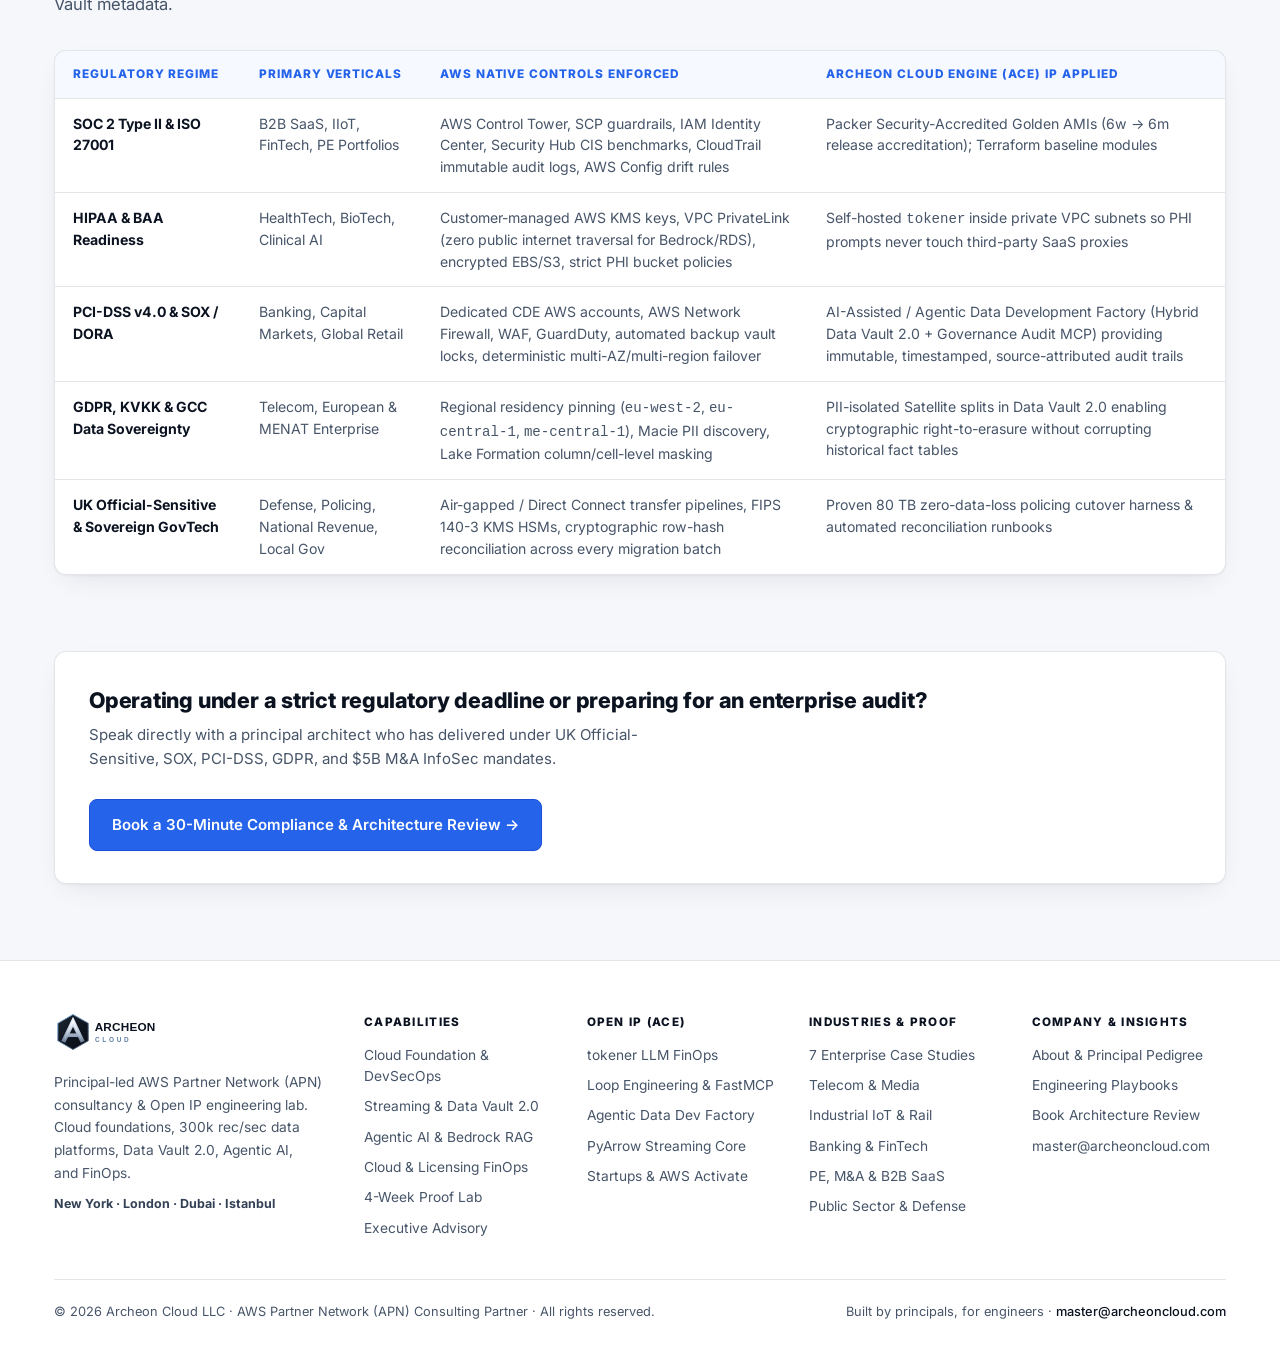
<file: industries/index.html>
<!DOCTYPE html>
<html lang="en">

<head>
  <meta charset="UTF-8" />
  <meta name="viewport" content="width=device-width, initial-scale=1.0" />
  <title>Industries &amp; Regulated Verticals - Telecom, IIoT, Banking, PE/SaaS, Retail &amp; Public Sector | Archeon
    Cloud</title>
  <meta name="description"
    content="Sector-specific AWS architecture, high-throughput streaming, Data Vault 2.0 lakehouses, and compliance engineering across Telecom, Industrial IoT &amp; Rail, Banking &amp; FinTech, Private Equity &amp; B2B SaaS, Retail, and Public Sector." />
  <meta property="og:title" content="Regulated Industry Verticals &amp; Compliance Matrix - Archeon Cloud" />
  <meta property="og:description"
    content="Domain-fluent AWS architecture proven across Türk Telekom (50M+ subs), Siemens Mobility (£1.6B Rail), Yahoo ($5B M&amp;A), Bank of America Merrill Lynch, Lockheed Martin, and LC Waikiki." />
  <meta property="og:type" content="website" />
  <meta property="og:url" content="https://archeoncloud.com/industries/" />
  <meta property="og:image" content="https://archeoncloud.com/assets/logo.svg" />
  <meta name="twitter:card" content="summary_large_image" />
  <meta name="theme-color" content="#0B1220" />
  <link rel="icon" type="image/png" sizes="32x32" href="../assets/favicon.png" />
  <link rel="apple-touch-icon" href="../assets/mark.png" />
  <link rel="canonical" href="https://archeoncloud.com/industries/" />
  <link rel="preconnect" href="https://fonts.googleapis.com" />
  <link rel="preconnect" href="https://fonts.gstatic.com" crossorigin />
  <link href="https://fonts.googleapis.com/css2?family=Inter:wght@400;500;600;700;800;900&display=swap"
    rel="stylesheet" />
  <link rel="stylesheet" href="../assets/style.css" />
</head>

<body>

  <div class="aurora" aria-hidden="true"></div>
  <div class="grid-fade" aria-hidden="true"></div>

  <!-- Top Institutional APN Utility Bar -->
  <div class="top-bar">
    <div class="top-bar__inner">
      <div class="top-bar__left">
        <span class="top-bar__pill"><span class="pulse"></span> AWS Partner Network (APN) Consultancy</span>
        <span>Principal-Only Execution</span>
        <span class="top-bar__sep">·</span>
        <span>New York · London · Dubai · Istanbul</span>
      </div>
      <div class="top-bar__right">
        <a href="../product/tokener/">Open IP: tokener LLM FinOps</a>
        <span class="top-bar__sep">·</span>
        <a href="../case-studies/">7 Verified Enterprise Case Studies</a>
        <span class="top-bar__sep">·</span>
        <a href="../poc/">4-Week Fixed-Scope Proof Lab</a>
        <span class="top-bar__sep">·</span>
        <a href="mailto:master@archeoncloud.com">master@archeoncloud.com</a>
      </div>
    </div>
  </div>

  <!-- Sticky Header & Mega-Menu Navigation -->
  <div class="site-header-shell">
    <div class="wrap">
      <header class="site">
        <a class="brand" href="../" aria-label="Archeon Cloud home">
          <img src="../assets/logo.svg" alt="Archeon Cloud - Principal AWS Consultancy" />
        </a>
        <input type="checkbox" id="nav-toggle" class="nav-toggle" aria-hidden="true" />
        <label for="nav-toggle" class="nav-burger" aria-label="Toggle navigation"><span></span></label>
        <nav class="nav" aria-label="Primary">
          <div class="nav-item">
            <a href="../services/">
              Capabilities
              <svg class="nav-caret" viewBox="0 0 12 12" fill="none" stroke="currentColor" stroke-width="2">
                <path d="M2.5 4.5L6 8l3.5-3.5" />
              </svg>
            </a>
            <div class="nav-drop nav-drop--wide">
              <div class="nav-drop__head">4 Core Capability Practices &amp; Advisory</div>
              <a href="../services/#architecture">
                <strong>01 · Cloud Foundation &amp; DevSecOps</strong>
                <span>Multi-account AWS Control Tower, Terraform IaC, Golden AMIs, zero-downtime migration.</span>
              </a>
              <a href="../services/#streaming">
                <strong>02 · High-Throughput Data &amp; Data Vault 2.0</strong>
                <span>300k rec/sec PyArrow streaming, dbt Hybrid Data Vault 2.0, Iceberg &amp; Snowflake
                  lakehouses.</span>
              </a>
              <a href="../services/#genai">
                <strong>03 · Agentic AI &amp; Developer Platforms</strong>
                <span>Amazon Bedrock RAG, FastMCP tool servers, Loop Engineering &amp; 10x agentic workflows.</span>
              </a>
              <a href="../services/#finops">
                <strong>04 · Cloud FinOps &amp; Commercial Licensing</strong>
                <span>22% cloud spend recovery, Oracle Exadata &amp; SQL optimization, tokener LLM economics.</span>
              </a>
              <a href="../consultancy/">
                <strong>Executive Advisory &amp; Fractional Principal</strong>
                <span>M&amp;A technical due diligence, architecture rescue, and board-grade roadmaps.</span>
              </a>
              <a href="../startups/">
                <strong>High-Growth Startups &amp; AWS Activate</strong>
                <span>SOC 2 / HIPAA-ready foundations in 3 weeks with credit-aligned co-funding.</span>
              </a>
            </div>
          </div>

          <div class="nav-item">
            <a href="../product/tokener/">
              Open IP &amp; Products
              <svg class="nav-caret" viewBox="0 0 12 12" fill="none" stroke="currentColor" stroke-width="2">
                <path d="M2.5 4.5L6 8l3.5-3.5" />
              </svg>
            </a>
            <div class="nav-drop">
              <div class="nav-drop__head">The Archeon Cloud Engine (ACE)</div>
              <a href="../product/tokener/">
                <strong>tokener · LLM FinOps Control Plane</strong>
                <span>Self-hosted pre-stream token budget enforcement &amp; real-time cost attribution for Bedrock,
                  Anthropic &amp; OpenAI.</span>
              </a>
              <a href="../services/#genai">
                <strong>Loop Engineering &amp; AI Skills OS</strong>
                <span>Reusable FastMCP servers &amp; agentic context protocols delivering 10x developer velocity.</span>
              </a>
              <a href="../services/#data-vault">
                <strong>Agentic Data Development Factory</strong>
                <span>AI Skills &amp; MCP solutions for Data Engineering, Data Architecture, Governance Audit &amp; DB
                  Performance Tuning.</span>
              </a>
              <a href="../services/#streaming">
                <strong>PyArrow C++ Zero-Copy Streaming Core</strong>
                <span>300k records/sec micro-batch Parquet engine running under 80 MB RAM at 1/10th Spark cost.</span>
              </a>
            </div>
          </div>

          <div class="nav-item">
            <a href="../industries/" class="active">
              Industries
              <svg class="nav-caret" viewBox="0 0 12 12" fill="none" stroke="currentColor" stroke-width="2">
                <path d="M2.5 4.5L6 8l3.5-3.5" />
              </svg>
            </a>
            <div class="nav-drop nav-drop--wide">
              <div class="nav-drop__head">Regulated &amp; High-Velocity Verticals</div>
              <a href="../industries/#telecom">
                <strong>Telecom &amp; Digital Media</strong>
                <span>50M+ subscriber DPI telemetry, 20.5B daily records, sub-minute observability.</span>
              </a>
              <a href="../industries/#iiot">
                <strong>Industrial IoT, Rail &amp; Mobility</strong>
                <span>50M+ daily sensor files, fleet digital twins, predictive maintenance on AWS.</span>
              </a>
              <a href="../industries/#fintech">
                <strong>Banking, Capital Markets &amp; FinTech</strong>
                <span>PCI-DSS, SOX &amp; GDPR lakehouses, risk analytics, commercial database FinOps.</span>
              </a>
              <a href="../industries/#pe-saas">
                <strong>Private Equity, M&amp;A &amp; B2B SaaS</strong>
                <span>Post-merger cloud carve-outs, 1,000x CI/CD acceleration, SaaS unit economics.</span>
              </a>
              <a href="../industries/#retail">
                <strong>Global Retail &amp; Supply Chain</strong>
                <span>Omnichannel demand forecasting, 100% crash elimination via dbt &amp; DuckDB.</span>
              </a>
              <a href="../industries/#govtech">
                <strong>Public Sector, Defense &amp; GovTech</strong>
                <span>Air-gapped migrations, 80 TB intelligence archives, 19x national tax platform scale.</span>
              </a>
            </div>
          </div>

          <a href="../case-studies/">Case Studies</a>
          <a href="../poc/">Proof Lab</a>
          <a href="../blog/">Insights</a>
          <a href="../about/">About</a>
        </nav>
        <a class="nav-cta" href="../contact/">
          Book Architecture Review
          <svg width="14" height="14" viewBox="0 0 24 24" fill="none" stroke="currentColor" stroke-width="2.4"
            stroke-linecap="round" stroke-linejoin="round">
            <path d="M5 12h14" />
            <path d="m12 5 7 7-7 7" />
          </svg>
        </a>
      </header>
    </div>
  </div>

  <div class="wrap">
    <main>
      <!-- Hero -->
      <section class="hero">
        <div class="badge">
          <span class="dot"></span>
          <span>Industry Solutions &amp; Regulatory Engineering</span>
          <span class="sep">·</span>
          <span>6 Core Sectors</span>
        </div>
        <h1>
          Domain-Specific AWS &amp; Data Architecture for <span class="grad">Regulated, High-Velocity Industries.</span>
        </h1>
        <p class="lede">
          Enterprise cloud initiatives fail when generic reference architectures meet 20-billion-record telecom
          firehoses, rail safety regulations, or banking audit committees.
          We bring direct principal experience inside six demanding industry verticals.
        </p>
        <div class="taglines">
          <a class="pill" href="#telecom"><span>01</span>Telecom &amp; Media</a>
          <a class="pill" href="#iiot"><span>02</span>Industrial IoT &amp; Mobility</a>
          <a class="pill" href="#fintech"><span>03</span>Banking &amp; FinTech</a>
          <a class="pill" href="#pe-saas"><span>04</span>Private Equity &amp; B2B SaaS</a>
          <a class="pill" href="#retail"><span>05</span>Retail &amp; Supply Chain</a>
          <a class="pill" href="#govtech"><span>06</span>Public Sector &amp; Defense</a>
        </div>
      </section>

      <!-- 6 Detailed Industry Vertical Cards -->
      <section class="block" style="padding-top: 24px;">
        <div class="practice-grid">

          <!-- Vertical 01: Telecom -->
          <article class="practice-card" id="telecom">
            <div>
              <div class="practice-card__top">
                <span class="practice-card__num">Vertical 01 · Telecom &amp; Digital Media</span>
                <span class="compliance-badge">3GPP · GDPR · KVKK · Sovereign Data</span>
              </div>
              <h3>National-Scale Exadata RAC, DPI Telemetry &amp; Subscriber Intelligence</h3>
              <p class="practice-card__desc">
                Tier-1 telecommunications carriers generate 25B-26B daily Deep Packet Inspection (DPI), Call Detail
                Record (CDR), and RAN events across 50M+ subscribers.
                We tune bare-metal 10-node Oracle Exadata RAC estates and replace OOM-prone JVM/Spark ingestion clusters
                with zero-copy C++/PyArrow streaming.
              </p>
              <ul class="practice-card__list">
                <li><strong>10-Node Oracle Exadata RAC Deep Tuning:</strong> Uncaged +512 trapped hardware threads (+40%
                  CPU capacity), collapsed <code>resmgr:cpu quantum</code> waits by 99.9% via DBRM v5.0, eliminated
                  ~18.6 TB/day of broadcast temp spills, eradicated 100% of <code>enq: SS</code> &amp; 99.6% of
                  <code>enq: HV</code> contention, and cut nightly batch windows by 5.0 hours/day.</li>
                <li><strong>Zero-Copy C++/PyArrow Ingestion:</strong> Sustains ~300,000 records/sec per worker under 80
                  MB RAM across 200,000+ daily files (20.5B DPI records/day), cutting EL windows from 14.5h to 3.5h at
                  1/10th Spark cost.</li>
                <li><strong>AI-Assisted / Agentic Data Development Factory:</strong> AI Skills and MCP solutions for
                  Data Engineering, Hybrid Data Vault 2.0 + Kimball architecture, Governance development/audit, and DB
                  Performance Tuning delivering 10x engineering velocity.</li>
              </ul>
            </div>
            <div>
              <div class="tech-tags">
                <span class="tech-tag">Exadata RAC (10-Node)</span>
                <span class="tech-tag">PyArrow C++</span>
                <span class="tech-tag">dbt Data Vault 2.0</span>
                <span class="tech-tag">Agentic Data Factory</span>
              </div>
              <div class="practice-card__foot">
                <span class="practice-card__metric">Pedigree: Türk Telekom (50M+ Subscribers)</span>
                <a class="link" href="../case-studies/#turk-telekom">Read Case Study →</a>
              </div>
            </div>
          </article>

          <!-- Vertical 02: Industrial IoT & Mobility -->
          <article class="practice-card" id="iiot">
            <div>
              <div class="practice-card__top">
                <span class="practice-card__num">Vertical 02 · Industrial IoT, Rail &amp; Mobility</span>
                <span class="compliance-badge">ISO 27001 · NIS2 · Safety-Critical</span>
              </div>
              <h3>Fleet Digital Twins &amp; Predictive Maintenance at 50M+ Files/Day</h3>
              <p class="practice-card__desc">
                Modern rail fleets, connected vehicles, and industrial assets stream millions of deeply nested JSONL and
                binary diagnostic payloads daily.
                Delayed ingestion means missed fault prediction and costly unscheduled asset downtime.
              </p>
              <ul class="practice-card__list">
                <li><strong>Event-Driven AWS IIoT Backbone:</strong> AWS IoT Core, Kinesis Data Streams, Lambda, ECS,
                  and S3 orchestrated across 60+ microservices with 400% throughput headroom.</li>
                <li><strong>Automated Schema Evolution &amp; Data Vault 2.0:</strong> Resilient ingestion of
                  heterogeneous sensor firmware versions into Snowflake and Iceberg without breaking downstream digital
                  twins.</li>
                <li><strong>Predictive Fault &amp; SLA Analytics:</strong> Sub-minute anomaly detection supporting
                  multi-billion-pound rolling stock maintenance contracts.</li>
              </ul>
            </div>
            <div>
              <div class="tech-tags">
                <span class="tech-tag">AWS IoT Core &amp; Kinesis</span>
                <span class="tech-tag">Snowflake</span>
                <span class="tech-tag">Data Vault 2.0</span>
                <span class="tech-tag">60+ Microservices</span>
              </div>
              <div class="practice-card__foot">
                <span class="practice-card__metric">Pedigree: Siemens Mobility (£1.6B UK Rail)</span>
                <a class="link" href="../case-studies/#siemens-mobility">Read Case Study →</a>
              </div>
            </div>
          </article>

          <!-- Vertical 03: Banking, Capital Markets & FinTech -->
          <article class="practice-card" id="fintech">
            <div>
              <div class="practice-card__top">
                <span class="practice-card__num">Vertical 03 · Banking, Capital Markets &amp; FinTech</span>
                <span class="compliance-badge">PCI-DSS · SOX · DORA · Basel III</span>
              </div>
              <h3>Audit-Traceable Financial Data Platforms &amp; Licensing FinOps</h3>
              <p class="practice-card__desc">
                Financial institutions face a dual mandate: prove immutable, column-level lineage to regulators while
                reining in runaway cloud and commercial database licensing costs.
              </p>
              <ul class="practice-card__list">
                <li><strong>Regulatory Data Vault 2.0 Architecture:</strong> Immutable Raw Vault history with
                  deterministic Point-in-Time (PIT) reconstruction for SOX, PCI-DSS, and central-bank audits.</li>
                <li><strong>Commercial Database Core FinOps:</strong> Hard-partitioned virtualization and workload
                  consolidation cutting Oracle EE &amp; SQL Server core licenses by 85% (&gt;£1M/yr saved).</li>
                <li><strong>High-Concurrency Risk &amp; Treasury Pipelines:</strong> Mission-critical ETL/ELT
                  engineering across 200+ database instances with zero-data-loss replication.</li>
              </ul>
            </div>
            <div>
              <div class="tech-tags">
                <span class="tech-tag">AWS Control Tower</span>
                <span class="tech-tag">KMS &amp; PrivateLink</span>
                <span class="tech-tag">Oracle / SQL FinOps</span>
                <span class="tech-tag">Data Vault 2.0</span>
              </div>
              <div class="practice-card__foot">
                <span class="practice-card__metric">Pedigree: Bank of America Merrill Lynch · İş Bankası</span>
                <a class="link" href="../case-studies/#baml-isbank">Read Case Study →</a>
              </div>
            </div>
          </article>

          <!-- Vertical 04: Private Equity, M&A & B2B SaaS -->
          <article class="practice-card" id="pe-saas">
            <div>
              <div class="practice-card__top">
                <span class="practice-card__num">Vertical 04 · Private Equity, M&amp;A &amp; B2B SaaS</span>
                <span class="compliance-badge">SOC 2 Type II · HIPAA · ISO 27001</span>
              </div>
              <h3>Post-Merger Cloud Carve-Outs, 1,000x CI/CD &amp; SaaS Unit Economics</h3>
              <p class="practice-card__desc">
                During private equity carve-outs and hyper-growth SaaS scaling, engineering leaders must decouple
                entangled infrastructure, pass security audits, and defend gross margin per tenant.
              </p>
              <ul class="practice-card__list">
                <li><strong>Security-Accredited Golden AMI Factories:</strong> HashiCorp Packer + Terraform +
                  Jenkins/GitHub Actions pipelines that compress regulated release cycles from 6 weeks to 6 minutes
                  (1,000x).</li>
                <li><strong>Multi-Tenant Cloud &amp; AI Cost Attribution:</strong> Recover ~22% of unattributed AWS
                  spend and enforce per-tenant LLM token caps via <strong>tokener</strong>.</li>
                <li><strong>M&amp;A Technical Due Diligence:</strong> Pre-close AWS architecture, database licensing,
                  and AI unit-cost audits for PE operating partners.</li>
              </ul>
            </div>
            <div>
              <div class="tech-tags">
                <span class="tech-tag">Packer Golden AMIs</span>
                <span class="tech-tag">Terraform</span>
                <span class="tech-tag">tokener LLM FinOps</span>
                <span class="tech-tag">M&amp;A Carve-Out</span>
              </div>
              <div class="practice-card__foot">
                <span class="practice-card__metric">Pedigree: Yahoo Inc. ($5B Apollo M&amp;A)</span>
                <a class="link" href="../case-studies/#yahoo-ma">Read Case Study →</a>
              </div>
            </div>
          </article>

          <!-- Vertical 05: Global Retail & Supply Chain -->
          <article class="practice-card" id="retail">
            <div>
              <div class="practice-card__top">
                <span class="practice-card__num">Vertical 05 · Global Retail &amp; Supply Chain</span>
                <span class="compliance-badge">PCI-DSS · Global Omnichannel</span>
              </div>
              <h3>Zero-Crash Merchandising, Inventory &amp; Demand Lakehouses</h3>
              <p class="practice-card__desc">
                Global retailers running thousands of stores cannot afford overnight batch crashes that leave
                merchandising and supply-chain planners blind on Monday morning.
              </p>
              <ul class="practice-card__list">
                <li><strong>Legacy T-SQL to dbt / DuckDB / Polars Refactoring:</strong> Decomposed 15,000+ lines of
                  fragile, monolithic stored procedures into modular, CI-tested pipelines with <strong>100% crash
                    elimination</strong>.</li>
                <li><strong>Omnichannel Inventory &amp; Pricing Marts:</strong> Automated Hybrid Data Vault 2.0 +
                  Kimball star schemas powering SKU-level margin and replenishment analytics.</li>
                <li><strong>Peak-Season Autoscaling:</strong> Cost-aware compute isolation ensuring Black Friday /
                  seasonal bursts never starve executive reporting.</li>
              </ul>
            </div>
            <div>
              <div class="tech-tags">
                <span class="tech-tag">dbt Core</span>
                <span class="tech-tag">DuckDB &amp; Polars</span>
                <span class="tech-tag">Kimball Star Schema</span>
                <span class="tech-tag">Zero-Crash ELT</span>
              </div>
              <div class="practice-card__foot">
                <span class="practice-card__metric">Pedigree: LC Waikiki (Global Fashion Retail)</span>
                <a class="link" href="../case-studies/#lc-waikiki">Read Case Study →</a>
              </div>
            </div>
          </article>

          <!-- Vertical 06: Public Sector, Defense & GovTech -->
          <article class="practice-card" id="govtech">
            <div>
              <div class="practice-card__top">
                <span class="practice-card__num">Vertical 06 · Public Sector, Defense &amp; GovTech</span>
                <span class="compliance-badge">UK Official-Sensitive · Sovereign Cloud</span>
              </div>
              <h3>Air-Gapped Intelligence Migrations &amp; National Revenue Platforms</h3>
              <p class="practice-card__desc">
                Law enforcement, municipal governments, and national revenue authorities require zero-data-loss
                migrations, strict data sovereignty, and extreme transactional throughput.
              </p>
              <ul class="practice-card__list">
                <li><strong>High-Security Intelligence Cutovers:</strong> Executed an 80 TB zero-data-loss
                  law-enforcement data migration for the UK Metropolitan Police under Lockheed Martin.</li>
                <li><strong>National Revenue &amp; Customs Scale-Up:</strong> Scaled sovereign tax and customs data
                  platforms <strong>19x</strong> while delivering a <strong>900% transaction throughput boost</strong>.
                </li>
                <li><strong>Municipal Citizen Data Lakes:</strong> Unified fragmented public-sector housing, social
                  care, and finance systems into governed AWS analytics platforms.</li>
              </ul>
            </div>
            <div>
              <div class="tech-tags">
                <span class="tech-tag">80 TB Cutover</span>
                <span class="tech-tag">AWS Sovereign Controls</span>
                <span class="tech-tag">19x Platform Scale</span>
                <span class="tech-tag">Zero Data Loss</span>
              </div>
              <div class="practice-card__foot">
                <span class="practice-card__metric">Pedigree: Lockheed Martin · LB of Hackney · Techno Brain</span>
                <a class="link" href="../case-studies/#lockheed-met-police">Read Case Study →</a>
              </div>
            </div>
          </article>

        </div>
      </section>

      <!-- Regulatory-to-AWS Control Mapping Matrix -->
      <section class="block" id="compliance-matrix">
        <div class="eyebrow">Audit-Ready By Design</div>
        <h2>Regulatory Framework to <span class="grad">AWS Architectural Control Matrix.</span></h2>
        <p class="sub">
          We don't treat compliance as a spreadsheet exercise at the end of a project.
          Every regulatory requirement is enforced directly in Terraform, IAM, KMS, and Data Vault metadata.
        </p>

        <div class="matrix-wrap">
          <table class="matrix-table">
            <thead>
              <tr>
                <th>Regulatory Regime</th>
                <th>Primary Verticals</th>
                <th>AWS Native Controls Enforced</th>
                <th>Archeon Cloud Engine (ACE) IP Applied</th>
              </tr>
            </thead>
            <tbody>
              <tr>
                <td><strong>SOC 2 Type II &amp; ISO 27001</strong></td>
                <td>B2B SaaS, IIoT, FinTech, PE Portfolios</td>
                <td>AWS Control Tower, SCP guardrails, IAM Identity Center, Security Hub CIS benchmarks, CloudTrail
                  immutable audit logs, AWS Config drift rules</td>
                <td>Packer Security-Accredited Golden AMIs (6w → 6m release accreditation); Terraform baseline modules
                </td>
              </tr>
              <tr>
                <td><strong>HIPAA &amp; BAA Readiness</strong></td>
                <td>HealthTech, BioTech, Clinical AI</td>
                <td>Customer-managed AWS KMS keys, VPC PrivateLink (zero public internet traversal for Bedrock/RDS),
                  encrypted EBS/S3, strict PHI bucket policies</td>
                <td>Self-hosted <code>tokener</code> inside private VPC subnets so PHI prompts never touch third-party
                  SaaS proxies</td>
              </tr>
              <tr>
                <td><strong>PCI-DSS v4.0 &amp; SOX / DORA</strong></td>
                <td>Banking, Capital Markets, Global Retail</td>
                <td>Dedicated CDE AWS accounts, AWS Network Firewall, WAF, GuardDuty, automated backup vault locks,
                  deterministic multi-AZ/multi-region failover</td>
                <td>AI-Assisted / Agentic Data Development Factory (Hybrid Data Vault 2.0 + Governance Audit MCP)
                  providing immutable, timestamped, source-attributed audit trails</td>
              </tr>
              <tr>
                <td><strong>GDPR, KVKK &amp; GCC Data Sovereignty</strong></td>
                <td>Telecom, European &amp; MENAT Enterprise</td>
                <td>Regional residency pinning (<code>eu-west-2</code>, <code>eu-central-1</code>,
                  <code>me-central-1</code>), Macie PII discovery, Lake Formation column/cell-level masking</td>
                <td>PII-isolated Satellite splits in Data Vault 2.0 enabling cryptographic right-to-erasure without
                  corrupting historical fact tables</td>
              </tr>
              <tr>
                <td><strong>UK Official-Sensitive &amp; Sovereign GovTech</strong></td>
                <td>Defense, Policing, National Revenue, Local Gov</td>
                <td>Air-gapped / Direct Connect transfer pipelines, FIPS 140-3 KMS HSMs, cryptographic row-hash
                  reconciliation across every migration batch</td>
                <td>Proven 80 TB zero-data-loss policing cutover harness &amp; automated reconciliation runbooks</td>
              </tr>
            </tbody>
          </table>
        </div>
      </section>

      <!-- Callout -->
      <div class="band">
        <div>
          <h3>Operating under a strict regulatory deadline or preparing for an enterprise audit?</h3>
          <p>Speak directly with a principal architect who has delivered under UK Official-Sensitive, SOX, PCI-DSS,
            GDPR, and $5B M&amp;A InfoSec mandates.</p>
        </div>
        <div class="cta-row">
          <a class="btn" href="../contact/">Book a 30-Minute Compliance &amp; Architecture Review →</a>
        </div>
      </div>
    </main>
  </div>

  <!-- Institutional Footer -->
  <footer>
    <div class="wrap">
      <div class="foot-grid">
        <div>
          <img src="../assets/logo.svg" alt="Archeon Cloud" />
          <p>Principal-led AWS Partner Network (APN) consultancy &amp; Open IP engineering lab. Cloud foundations, 300k
            rec/sec data platforms, Data Vault 2.0, Agentic AI, and FinOps.</p>
          <p style="margin-top: 10px; font-size: 0.78rem; color: var(--silver);"><strong>New York · London · Dubai ·
              Istanbul</strong></p>
        </div>
        <div>
          <h4>Capabilities</h4>
          <ul>
            <li><a href="../services/#architecture">Cloud Foundation &amp; DevSecOps</a></li>
            <li><a href="../services/#streaming">Streaming &amp; Data Vault 2.0</a></li>
            <li><a href="../services/#genai">Agentic AI &amp; Bedrock RAG</a></li>
            <li><a href="../services/#finops">Cloud &amp; Licensing FinOps</a></li>
            <li><a href="../poc/">4-Week Proof Lab</a></li>
            <li><a href="../consultancy/">Executive Advisory</a></li>
          </ul>
        </div>
        <div>
          <h4>Open IP (ACE)</h4>
          <ul>
            <li><a href="../product/tokener/">tokener LLM FinOps</a></li>
            <li><a href="../services/#genai">Loop Engineering &amp; FastMCP</a></li>
            <li><a href="../services/#data-vault">Agentic Data Dev Factory</a></li>
            <li><a href="../services/#streaming">PyArrow Streaming Core</a></li>
            <li><a href="../startups/">Startups &amp; AWS Activate</a></li>
          </ul>
        </div>
        <div>
          <h4>Industries &amp; Proof</h4>
          <ul>
            <li><a href="../case-studies/">7 Enterprise Case Studies</a></li>
            <li><a href="../industries/#telecom">Telecom &amp; Media</a></li>
            <li><a href="../industries/#iiot">Industrial IoT &amp; Rail</a></li>
            <li><a href="../industries/#fintech">Banking &amp; FinTech</a></li>
            <li><a href="../industries/#pe-saas">PE, M&amp;A &amp; B2B SaaS</a></li>
            <li><a href="../industries/#govtech">Public Sector &amp; Defense</a></li>
          </ul>
        </div>
        <div>
          <h4>Company &amp; Insights</h4>
          <ul>
            <li><a href="../about/">About &amp; Principal Pedigree</a></li>
            <li><a href="../blog/">Engineering Playbooks</a></li>
            <li><a href="../contact/">Book Architecture Review</a></li>
            <li><a href="mailto:master@archeoncloud.com">master@archeoncloud.com</a></li>
          </ul>
        </div>
      </div>
      <div class="foot-bottom">
        <span>© 2026 Archeon Cloud LLC · AWS Partner Network (APN) Consulting Partner · All rights reserved.</span>
        <span>Built by principals, for engineers · <a
            href="mailto:master@archeoncloud.com">master@archeoncloud.com</a></span>
      </div>
    </div>
  </footer>

</body>

</html>
</file>
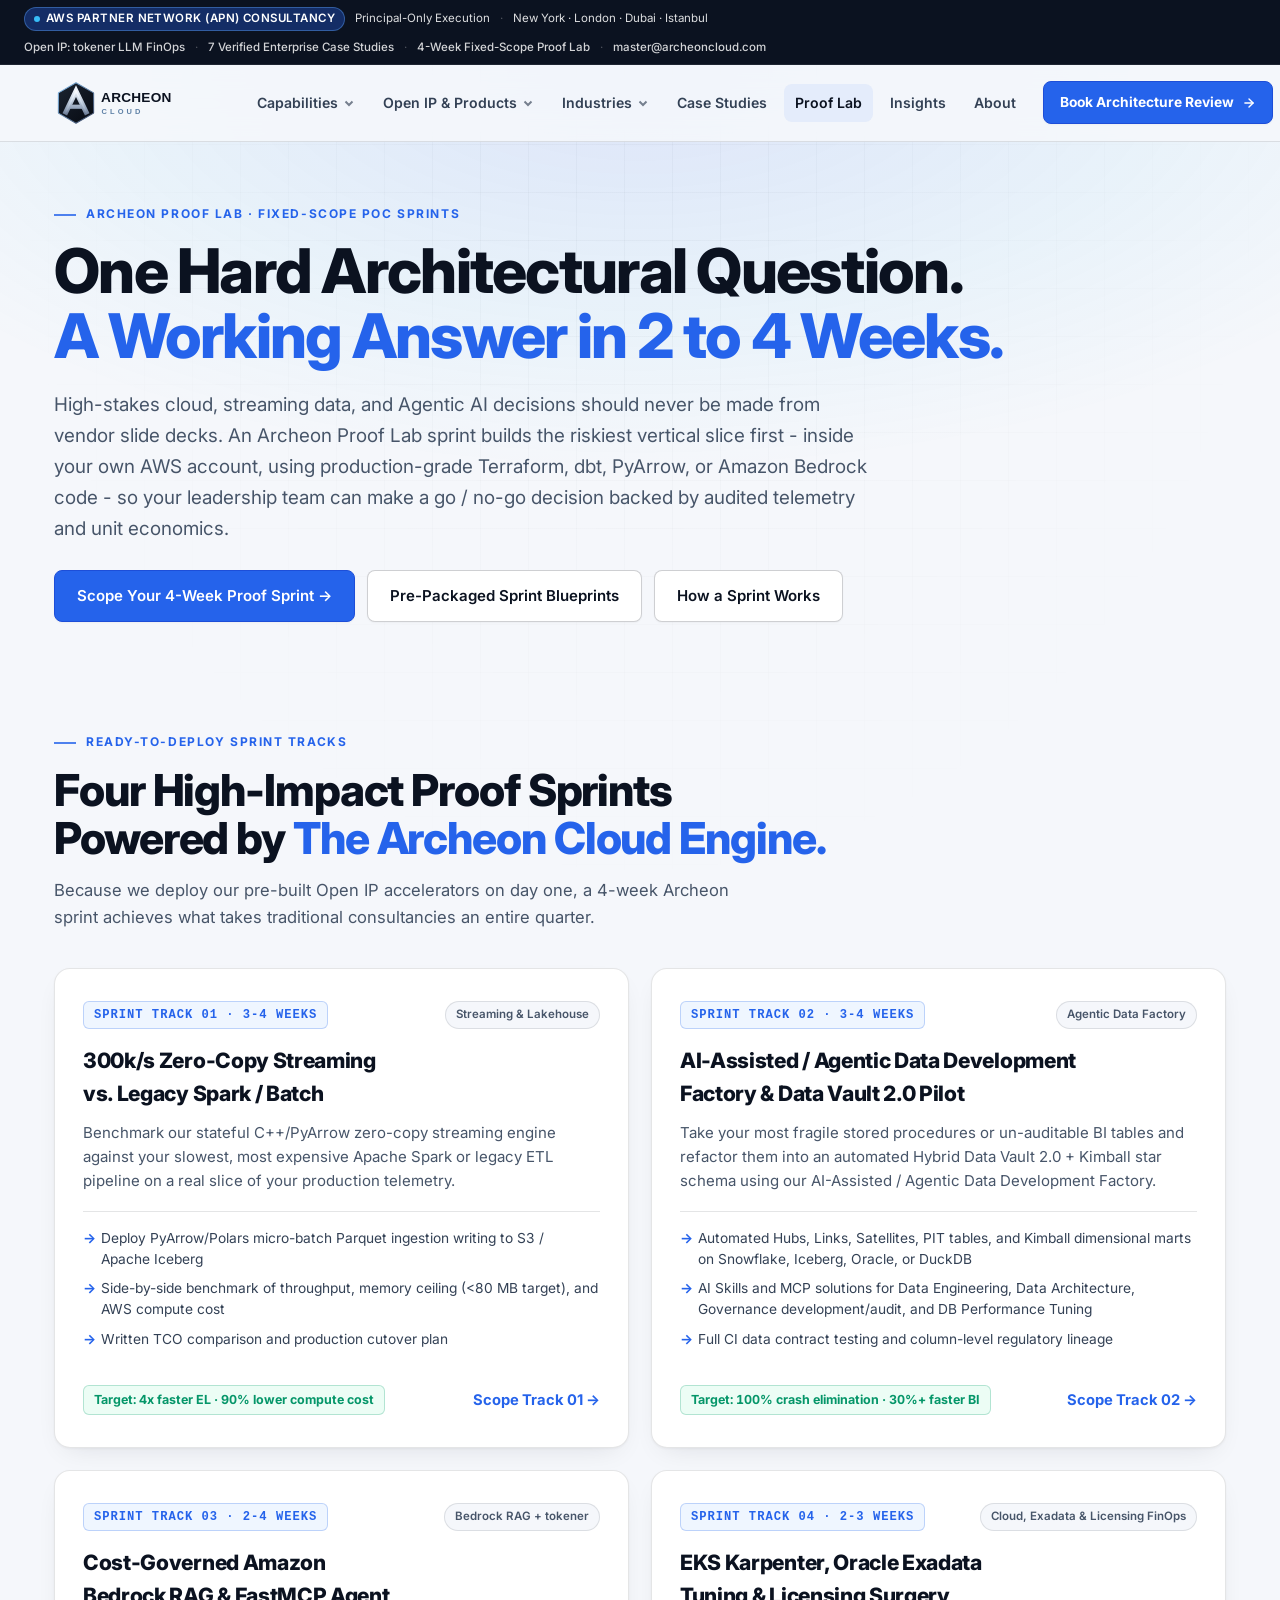
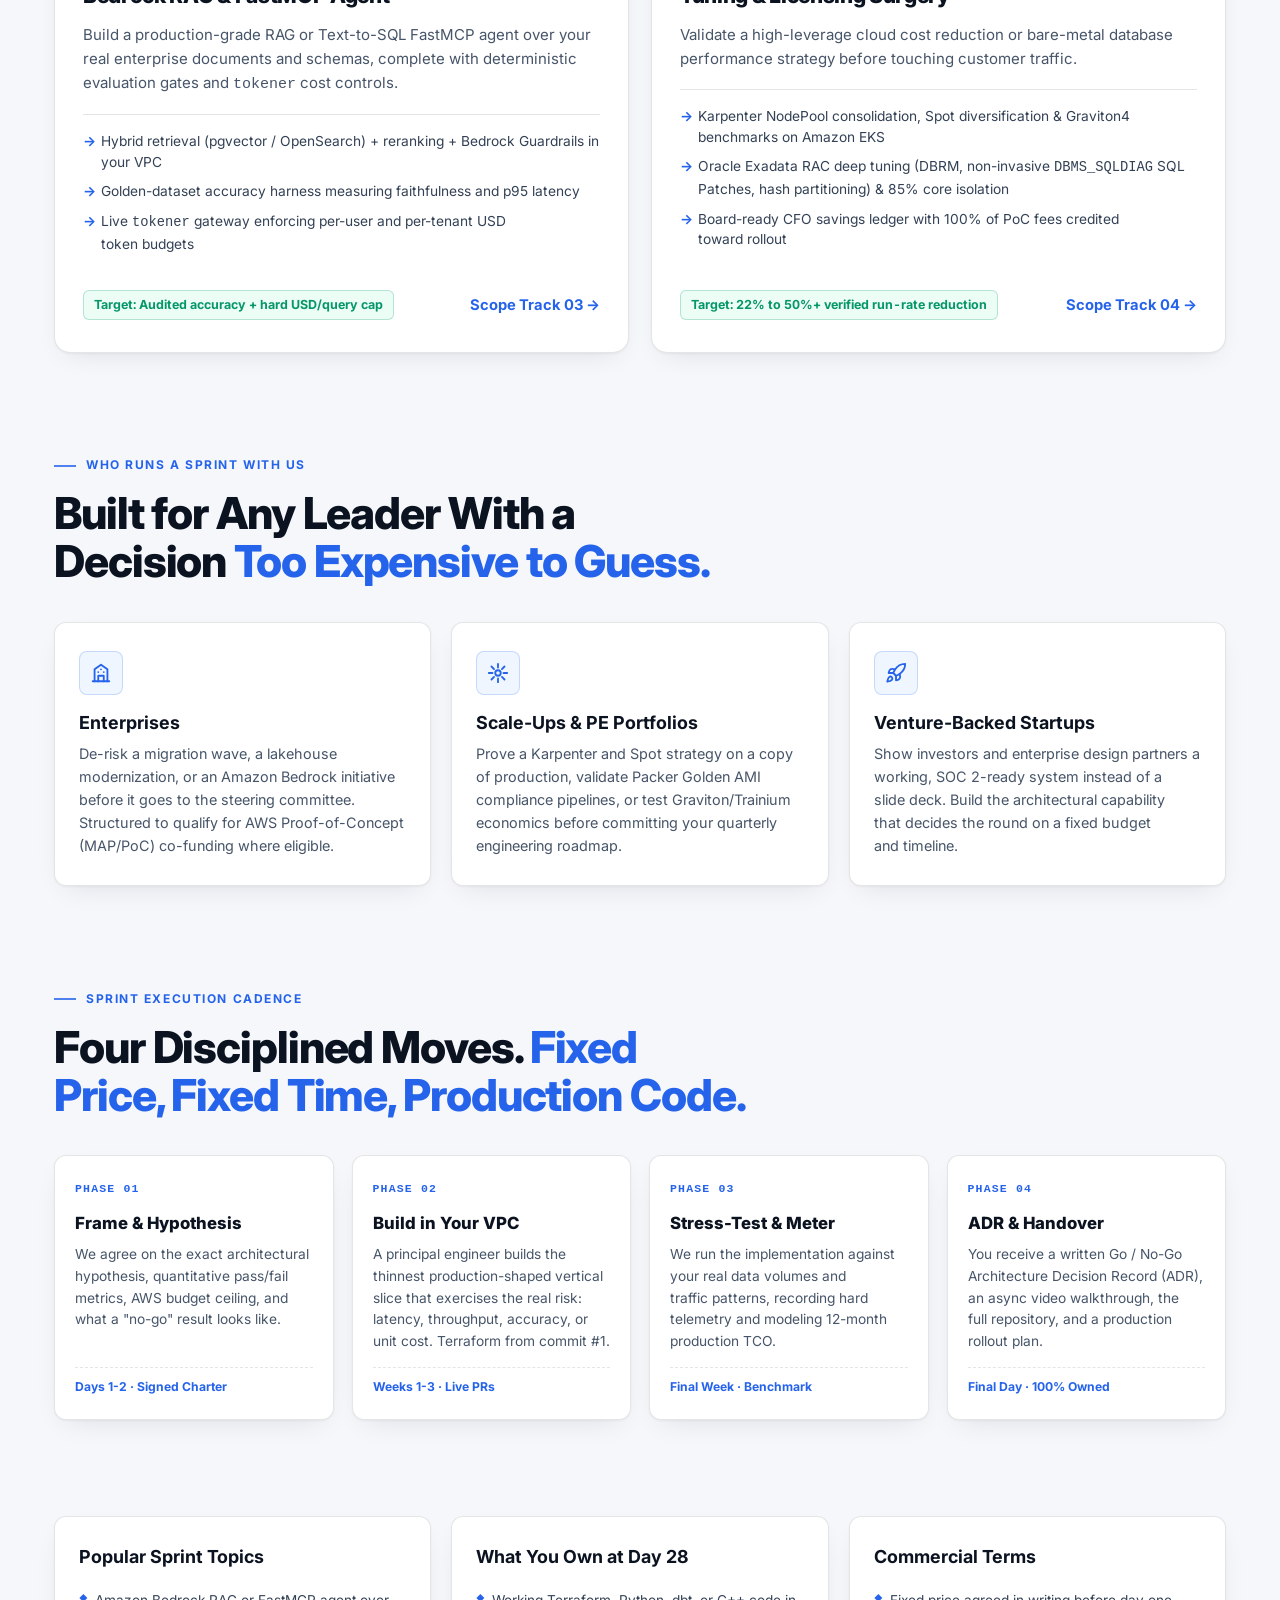
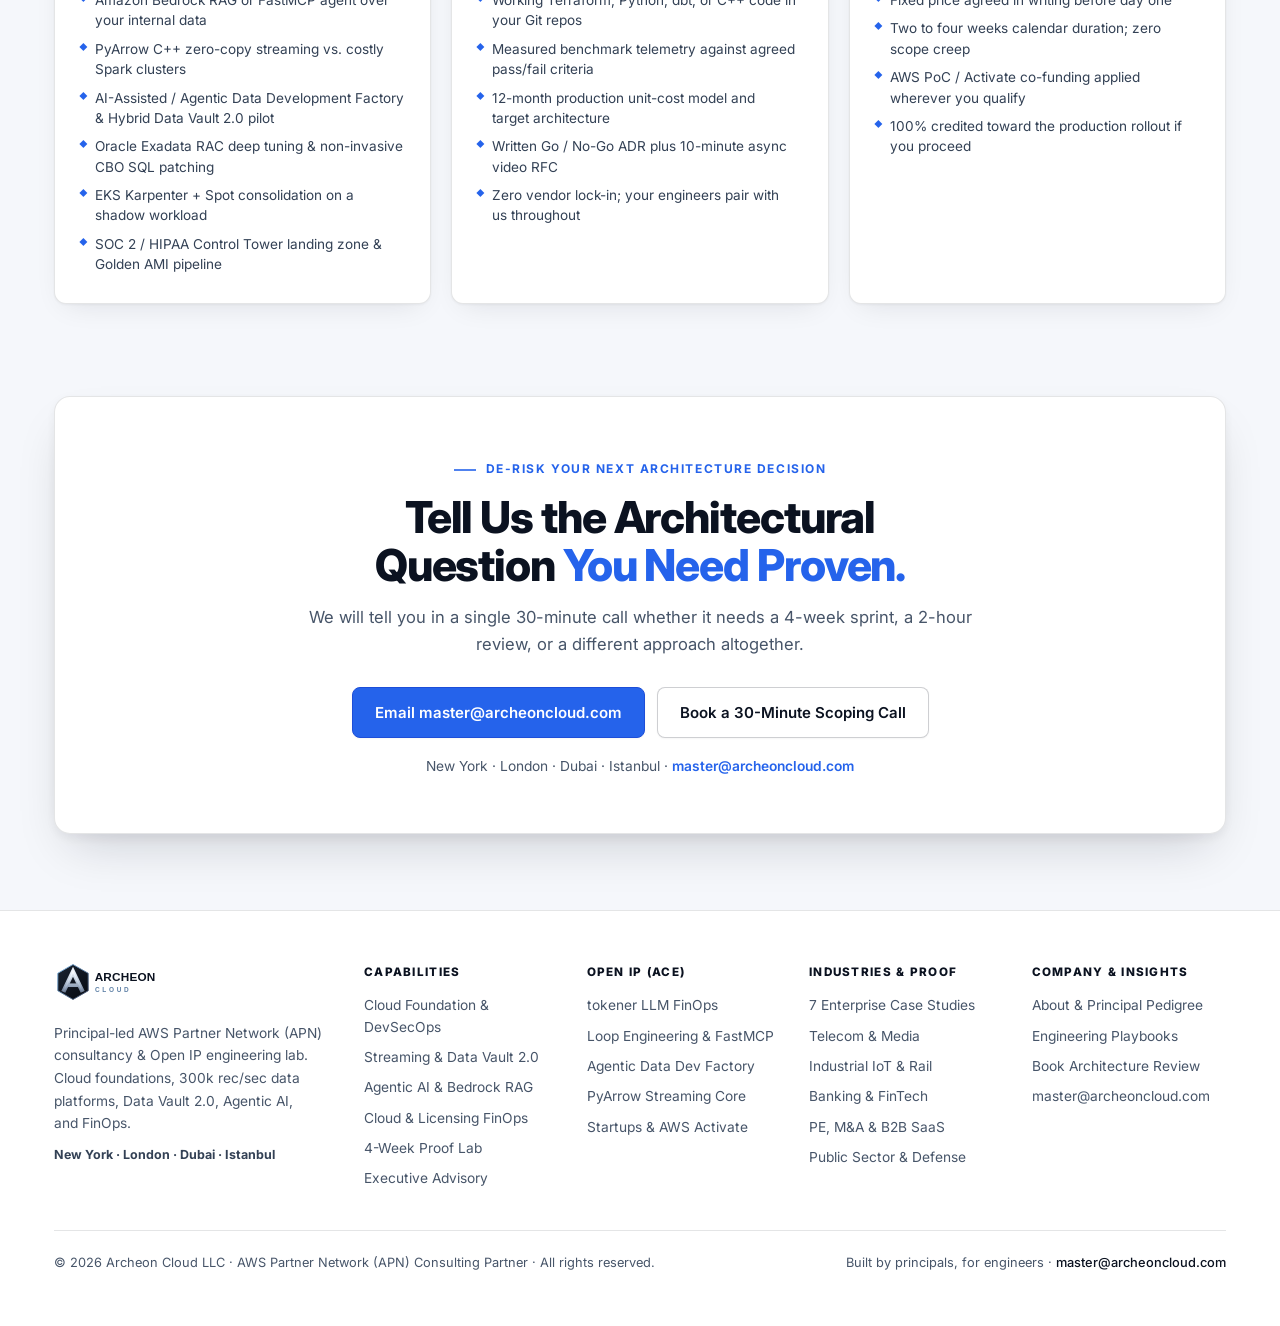
<file: poc/index.html>
<!DOCTYPE html>
<html lang="en">

<head>
  <meta charset="UTF-8" />
  <meta name="viewport" content="width=device-width, initial-scale=1.0" />
  <title>4-Week Fixed-Scope Proof Lab (PoC Sprints) - Archeon Cloud</title>
  <meta name="description"
    content="Fixed-scope, fixed-price 2-to-4-week Proof of Concept sprints on AWS for enterprises, scale-ups, and startups. Prove 300k/s PyArrow streaming, Data Vault 2.0, Amazon Bedrock RAG, or EKS Karpenter savings in your own AWS account." />
  <link rel="canonical" href="https://archeoncloud.com/poc/" />
  <meta property="og:type" content="website" />
  <meta property="og:title" content="4-Week Fixed-Scope Proof Lab (PoC Sprints) - Archeon Cloud" />
  <meta property="og:description"
    content="Two to four weeks, one hard architectural question, a working production-shaped answer in your own AWS account with a real unit-cost model and a written go / no-go ADR." />
  <meta property="og:url" content="https://archeoncloud.com/poc/" />
  <meta property="og:image" content="https://archeoncloud.com/assets/mark.png" />
  <meta name="twitter:card" content="summary_large_image" />
  <meta name="theme-color" content="#0B1220" />
  <link rel="icon" type="image/png" sizes="32x32" href="../assets/favicon.png" />
  <link rel="apple-touch-icon" href="../assets/mark.png" />
  <link rel="preconnect" href="https://fonts.googleapis.com" />
  <link rel="preconnect" href="https://fonts.gstatic.com" crossorigin />
  <link href="https://fonts.googleapis.com/css2?family=Inter:wght@400;500;600;700;800;900&display=swap"
    rel="stylesheet" />
  <link rel="stylesheet" href="../assets/style.css" />
</head>

<body>

  <div class="aurora" aria-hidden="true"></div>
  <div class="grid-fade" aria-hidden="true"></div>

  <!-- Top Institutional APN Utility Bar -->
  <div class="top-bar">
    <div class="top-bar__inner">
      <div class="top-bar__left">
        <span class="top-bar__pill"><span class="pulse"></span> AWS Partner Network (APN) Consultancy</span>
        <span>Principal-Only Execution</span>
        <span class="top-bar__sep">·</span>
        <span>New York · London · Dubai · Istanbul</span>
      </div>
      <div class="top-bar__right">
        <a href="../product/tokener/">Open IP: tokener LLM FinOps</a>
        <span class="top-bar__sep">·</span>
        <a href="../case-studies/">7 Verified Enterprise Case Studies</a>
        <span class="top-bar__sep">·</span>
        <a href="../poc/">4-Week Fixed-Scope Proof Lab</a>
        <span class="top-bar__sep">·</span>
        <a href="mailto:master@archeoncloud.com">master@archeoncloud.com</a>
      </div>
    </div>
  </div>

  <!-- Sticky Header & Mega-Menu Navigation -->
  <div class="site-header-shell">
    <div class="wrap">
      <header class="site">
        <a class="brand" href="../" aria-label="Archeon Cloud home">
          <img src="../assets/logo.svg" alt="Archeon Cloud - Principal AWS Consultancy" />
        </a>
        <input type="checkbox" id="nav-toggle" class="nav-toggle" aria-hidden="true" />
        <label for="nav-toggle" class="nav-burger" aria-label="Toggle navigation"><span></span></label>
        <nav class="nav" aria-label="Primary">
          <div class="nav-item">
            <a href="../services/">
              Capabilities
              <svg class="nav-caret" viewBox="0 0 12 12" fill="none" stroke="currentColor" stroke-width="2">
                <path d="M2.5 4.5L6 8l3.5-3.5" />
              </svg>
            </a>
            <div class="nav-drop nav-drop--wide">
              <div class="nav-drop__head">4 Core Capability Practices &amp; Advisory</div>
              <a href="../services/#architecture">
                <strong>01 · Cloud Foundation &amp; DevSecOps</strong>
                <span>Multi-account AWS Control Tower, Terraform IaC, Golden AMIs, zero-downtime migration.</span>
              </a>
              <a href="../services/#streaming">
                <strong>02 · High-Throughput Data &amp; Data Vault 2.0</strong>
                <span>300k rec/sec PyArrow streaming, dbt Hybrid Data Vault 2.0, Iceberg &amp; Snowflake
                  lakehouses.</span>
              </a>
              <a href="../services/#genai">
                <strong>03 · Agentic AI &amp; Developer Platforms</strong>
                <span>Amazon Bedrock RAG, FastMCP tool servers, Loop Engineering &amp; 10x agentic workflows.</span>
              </a>
              <a href="../services/#finops">
                <strong>04 · Cloud FinOps &amp; Commercial Licensing</strong>
                <span>22% cloud spend recovery, Oracle Exadata &amp; SQL optimization, tokener LLM economics.</span>
              </a>
              <a href="../consultancy/">
                <strong>Executive Advisory &amp; Fractional Principal</strong>
                <span>M&amp;A technical due diligence, architecture rescue, and board-grade roadmaps.</span>
              </a>
              <a href="../startups/">
                <strong>High-Growth Startups &amp; AWS Activate</strong>
                <span>SOC 2 / HIPAA-ready foundations in 3 weeks with credit-aligned co-funding.</span>
              </a>
            </div>
          </div>

          <div class="nav-item">
            <a href="../product/tokener/">
              Open IP &amp; Products
              <svg class="nav-caret" viewBox="0 0 12 12" fill="none" stroke="currentColor" stroke-width="2">
                <path d="M2.5 4.5L6 8l3.5-3.5" />
              </svg>
            </a>
            <div class="nav-drop">
              <div class="nav-drop__head">The Archeon Cloud Engine (ACE)</div>
              <a href="../product/tokener/">
                <strong>tokener · LLM FinOps Control Plane</strong>
                <span>Self-hosted pre-stream token budget enforcement &amp; real-time cost attribution for Bedrock,
                  Anthropic &amp; OpenAI.</span>
              </a>
              <a href="../services/#genai">
                <strong>Loop Engineering &amp; AI Skills OS</strong>
                <span>Reusable FastMCP servers &amp; agentic context protocols delivering 10x developer velocity.</span>
              </a>
              <a href="../services/#data-vault">
                <strong>Agentic Data Development Factory</strong>
                <span>AI Skills &amp; MCP solutions for Data Engineering, Data Architecture, Governance Audit &amp; DB
                  Performance Tuning.</span>
              </a>
              <a href="../services/#streaming">
                <strong>PyArrow C++ Zero-Copy Streaming Core</strong>
                <span>300k records/sec micro-batch Parquet engine running under 80 MB RAM at 1/10th Spark cost.</span>
              </a>
            </div>
          </div>

          <div class="nav-item">
            <a href="../industries/">
              Industries
              <svg class="nav-caret" viewBox="0 0 12 12" fill="none" stroke="currentColor" stroke-width="2">
                <path d="M2.5 4.5L6 8l3.5-3.5" />
              </svg>
            </a>
            <div class="nav-drop nav-drop--wide">
              <div class="nav-drop__head">Regulated &amp; High-Velocity Verticals</div>
              <a href="../industries/#telecom">
                <strong>Telecom &amp; Digital Media</strong>
                <span>50M+ subscriber DPI telemetry, 20.5B daily records, sub-minute observability.</span>
              </a>
              <a href="../industries/#iiot">
                <strong>Industrial IoT, Rail &amp; Mobility</strong>
                <span>50M+ daily sensor files, fleet digital twins, predictive maintenance on AWS.</span>
              </a>
              <a href="../industries/#fintech">
                <strong>Banking, Capital Markets &amp; FinTech</strong>
                <span>PCI-DSS, SOX &amp; GDPR lakehouses, risk analytics, commercial database FinOps.</span>
              </a>
              <a href="../industries/#pe-saas">
                <strong>Private Equity, M&amp;A &amp; B2B SaaS</strong>
                <span>Post-merger cloud carve-outs, 1,000x CI/CD acceleration, SaaS unit economics.</span>
              </a>
              <a href="../industries/#retail">
                <strong>Global Retail &amp; Supply Chain</strong>
                <span>Omnichannel demand forecasting, 100% crash elimination via dbt &amp; DuckDB.</span>
              </a>
              <a href="../industries/#govtech">
                <strong>Public Sector, Defense &amp; GovTech</strong>
                <span>Air-gapped migrations, 80 TB intelligence archives, 19x national tax platform scale.</span>
              </a>
            </div>
          </div>

          <a href="../case-studies/">Case Studies</a>
          <a href="../poc/" class="active">Proof Lab</a>
          <a href="../blog/">Insights</a>
          <a href="../about/">About</a>
        </nav>
        <a class="nav-cta" href="../contact/">
          Book Architecture Review
          <svg width="14" height="14" viewBox="0 0 24 24" fill="none" stroke="currentColor" stroke-width="2.4"
            stroke-linecap="round" stroke-linejoin="round">
            <path d="M5 12h14" />
            <path d="m12 5 7 7-7 7" />
          </svg>
        </a>
      </header>
    </div>
  </div>

  <div class="wrap">
    <main>
      <section class="hero hero--left">
        <div class="eyebrow">Archeon Proof Lab · Fixed-Scope PoC Sprints</div>
        <h1>One Hard Architectural Question. <span class="grad">A Working Answer in 2 to 4 Weeks.</span></h1>
        <p class="lede">
          High-stakes cloud, streaming data, and Agentic AI decisions should never be made from vendor slide decks.
          An Archeon Proof Lab sprint builds the riskiest vertical slice first - inside your own AWS account, using
          production-grade Terraform, dbt, PyArrow, or Amazon Bedrock code - so your leadership team can make a go /
          no-go decision backed by audited telemetry and unit economics.
        </p>
        <div class="cta-row" style="margin-top:26px;">
          <a class="btn" href="../contact/">Scope Your 4-Week Proof Sprint →</a>
          <a class="btn btn--ghost" href="#blueprints">Pre-Packaged Sprint Blueprints</a>
          <a class="btn btn--ghost" href="#how">How a Sprint Works</a>
        </div>
      </section>

      <!-- Pre-Packaged Proof Lab Blueprints -->
      <section class="block" id="blueprints">
        <div class="eyebrow">Ready-to-Deploy Sprint Tracks</div>
        <h2>Four High-Impact Proof Sprints Powered by <span class="grad">The Archeon Cloud Engine.</span></h2>
        <p class="sub">
          Because we deploy our pre-built Open IP accelerators on day one, a 4-week Archeon sprint achieves what takes
          traditional consultancies an entire quarter.
        </p>
        <div class="practice-grid">
          <article class="practice-card">
            <div>
              <div class="practice-card__top">
                <span class="practice-card__num">Sprint Track 01 · 3-4 Weeks</span>
                <span class="practice-card__persona">Streaming &amp; Lakehouse</span>
              </div>
              <h3>300k/s Zero-Copy Streaming vs. Legacy Spark / Batch</h3>
              <p class="practice-card__desc">
                Benchmark our stateful C++/PyArrow zero-copy streaming engine against your slowest, most expensive
                Apache Spark or legacy ETL pipeline on a real slice of your production telemetry.
              </p>
              <ul class="practice-card__list">
                <li>Deploy PyArrow/Polars micro-batch Parquet ingestion writing to S3 / Apache Iceberg</li>
                <li>Side-by-side benchmark of throughput, memory ceiling (&lt;80 MB target), and AWS compute cost</li>
                <li>Written TCO comparison and production cutover plan</li>
              </ul>
            </div>
            <div class="practice-card__foot">
              <span class="practice-card__metric">Target: 4x faster EL · 90% lower compute cost</span>
              <a class="link" href="../contact/">Scope Track 01 →</a>
            </div>
          </article>

          <article class="practice-card">
            <div>
              <div class="practice-card__top">
                <span class="practice-card__num">Sprint Track 02 · 3-4 Weeks</span>
                <span class="practice-card__persona">Agentic Data Factory</span>
              </div>
              <h3>AI-Assisted / Agentic Data Development Factory &amp; Data Vault 2.0 Pilot</h3>
              <p class="practice-card__desc">
                Take your most fragile stored procedures or un-auditable BI tables and refactor them into an automated
                Hybrid Data Vault 2.0 + Kimball star schema using our AI-Assisted / Agentic Data Development Factory.
              </p>
              <ul class="practice-card__list">
                <li>Automated Hubs, Links, Satellites, PIT tables, and Kimball dimensional marts on Snowflake, Iceberg,
                  Oracle, or DuckDB</li>
                <li>AI Skills and MCP solutions for Data Engineering, Data Architecture, Governance development/audit,
                  and DB Performance Tuning</li>
                <li>Full CI data contract testing and column-level regulatory lineage</li>
              </ul>
            </div>
            <div class="practice-card__foot">
              <span class="practice-card__metric">Target: 100% crash elimination · 30%+ faster BI</span>
              <a class="link" href="../contact/">Scope Track 02 →</a>
            </div>
          </article>

          <article class="practice-card">
            <div>
              <div class="practice-card__top">
                <span class="practice-card__num">Sprint Track 03 · 2-4 Weeks</span>
                <span class="practice-card__persona">Bedrock RAG + tokener</span>
              </div>
              <h3>Cost-Governed Amazon Bedrock RAG &amp; FastMCP Agent</h3>
              <p class="practice-card__desc">
                Build a production-grade RAG or Text-to-SQL FastMCP agent over your real enterprise documents and
                schemas, complete with deterministic evaluation gates and <code>tokener</code> cost controls.
              </p>
              <ul class="practice-card__list">
                <li>Hybrid retrieval (pgvector / OpenSearch) + reranking + Bedrock Guardrails in your VPC</li>
                <li>Golden-dataset accuracy harness measuring faithfulness and p95 latency</li>
                <li>Live <code>tokener</code> gateway enforcing per-user and per-tenant USD token budgets</li>
              </ul>
            </div>
            <div class="practice-card__foot">
              <span class="practice-card__metric">Target: Audited accuracy + hard USD/query cap</span>
              <a class="link" href="../contact/">Scope Track 03 →</a>
            </div>
          </article>

          <article class="practice-card">
            <div>
              <div class="practice-card__top">
                <span class="practice-card__num">Sprint Track 04 · 2-3 Weeks</span>
                <span class="practice-card__persona">Cloud, Exadata &amp; Licensing FinOps</span>
              </div>
              <h3>EKS Karpenter, Oracle Exadata Tuning &amp; Licensing Surgery</h3>
              <p class="practice-card__desc">
                Validate a high-leverage cloud cost reduction or bare-metal database performance strategy before
                touching customer traffic.
              </p>
              <ul class="practice-card__list">
                <li>Karpenter NodePool consolidation, Spot diversification &amp; Graviton4 benchmarks on Amazon EKS</li>
                <li>Oracle Exadata RAC deep tuning (DBRM, non-invasive <code>DBMS_SQLDIAG</code> SQL Patches, hash
                  partitioning) &amp; 85% core isolation</li>
                <li>Board-ready CFO savings ledger with 100% of PoC fees credited toward rollout</li>
              </ul>
            </div>
            <div class="practice-card__foot">
              <span class="practice-card__metric">Target: 22% to 50%+ verified run-rate reduction</span>
              <a class="link" href="../contact/">Scope Track 04 →</a>
            </div>
          </article>
        </div>
      </section>

      <!-- Who runs a sprint -->
      <section class="block" id="who">
        <div class="eyebrow">Who Runs a Sprint With Us</div>
        <h2>Built for Any Leader With a Decision <span class="grad">Too Expensive to Guess.</span></h2>
        <div class="grid grid-3">
          <article class="card">
            <div class="ico"><svg width="22" height="22" viewBox="0 0 24 24" fill="none" stroke="#2563EB"
                stroke-width="2" stroke-linecap="round" stroke-linejoin="round">
                <path d="M3 21h18" />
                <path d="M5 21V8l7-5 7 5v13" />
                <path d="M9 21v-6h6v6" />
                <path d="M9 11h.01M15 11h.01M12 8h.01" />
              </svg></div>
            <h3>Enterprises</h3>
            <p>De-risk a migration wave, a lakehouse modernization, or an Amazon Bedrock initiative before it goes to
              the steering committee. Structured to qualify for AWS Proof-of-Concept (MAP/PoC) co-funding where
              eligible.</p>
          </article>
          <article class="card">
            <div class="ico"><svg width="22" height="22" viewBox="0 0 24 24" fill="none" stroke="#2563EB"
                stroke-width="2" stroke-linecap="round" stroke-linejoin="round">
                <path
                  d="M12 2v4M12 18v4M4.9 4.9l2.8 2.8M16.3 16.3l2.8 2.8M2 12h4M18 12h4M4.9 19.1l2.8-2.8M16.3 7.7l2.8-2.8" />
                <circle cx="12" cy="12" r="3" />
              </svg></div>
            <h3>Scale-Ups &amp; PE Portfolios</h3>
            <p>Prove a Karpenter and Spot strategy on a copy of production, validate Packer Golden AMI compliance
              pipelines, or test Graviton/Trainium economics before committing your quarterly engineering roadmap.</p>
          </article>
          <article class="card">
            <div class="ico"><svg width="22" height="22" viewBox="0 0 24 24" fill="none" stroke="#2563EB"
                stroke-width="2" stroke-linecap="round" stroke-linejoin="round">
                <path d="M4.5 16.5c-1.5 1.3-2 5-2 5s3.7-.5 5-2c.7-.8.7-2.1-.1-2.9a2.1 2.1 0 0 0-2.9-.1z" />
                <path d="M12 15l-3-3a22 22 0 0 1 2-3.9A12.9 12.9 0 0 1 22 2c0 2.7-.9 7.5-6 11a22 22 0 0 1-4 2z" />
                <path d="M9 12H4s.5-3 2-4c1.6-1.1 5 0 5 0M12 15v5s3-.5 4-2c1.1-1.6 0-5 0-5" />
              </svg></div>
            <h3>Venture-Backed Startups</h3>
            <p>Show investors and enterprise design partners a working, SOC 2-ready system instead of a slide deck.
              Build the architectural capability that decides the round on a fixed budget and timeline.</p>
          </article>
        </div>
      </section>

      <!-- How a sprint works -->
      <section class="block" id="how">
        <div class="eyebrow">Sprint Execution Cadence</div>
        <h2>Four Disciplined Moves. <span class="grad">Fixed Price, Fixed Time, Production Code.</span></h2>
        <div class="steps">
          <div class="step">
            <h3>Frame &amp; Hypothesis</h3>
            <p>We agree on the exact architectural hypothesis, quantitative pass/fail metrics, AWS budget ceiling, and
              what a "no-go" result looks like.</p>
            <em>Days 1-2 · Signed Charter</em>
          </div>
          <div class="step">
            <h3>Build in Your VPC</h3>
            <p>A principal engineer builds the thinnest production-shaped vertical slice that exercises the real risk:
              latency, throughput, accuracy, or unit cost. Terraform from commit #1.</p>
            <em>Weeks 1-3 · Live PRs</em>
          </div>
          <div class="step">
            <h3>Stress-Test &amp; Meter</h3>
            <p>We run the implementation against your real data volumes and traffic patterns, recording hard telemetry
              and modeling 12-month production TCO.</p>
            <em>Final Week · Benchmark</em>
          </div>
          <div class="step">
            <h3>ADR &amp; Handover</h3>
            <p>You receive a written Go / No-Go Architecture Decision Record (ADR), an async video walkthrough, the full
              repository, and a production rollout plan.</p>
            <em>Final Day · 100% Owned</em>
          </div>
        </div>
      </section>

      <section class="block" id="details">
        <div class="grid grid-3" style="margin-top:0;">
          <article class="card">
            <h3>Popular Sprint Topics</h3>
            <ul>
              <li>Amazon Bedrock RAG or FastMCP agent over your internal data</li>
              <li>PyArrow C++ zero-copy streaming vs. costly Spark clusters</li>
              <li>AI-Assisted / Agentic Data Development Factory &amp; Hybrid Data Vault 2.0 pilot</li>
              <li>Oracle Exadata RAC deep tuning &amp; non-invasive CBO SQL patching</li>
              <li>EKS Karpenter + Spot consolidation on a shadow workload</li>
              <li>SOC 2 / HIPAA Control Tower landing zone &amp; Golden AMI pipeline</li>
            </ul>
          </article>
          <article class="card">
            <h3>What You Own at Day 28</h3>
            <ul>
              <li>Working Terraform, Python, dbt, or C++ code in your Git repos</li>
              <li>Measured benchmark telemetry against agreed pass/fail criteria</li>
              <li>12-month production unit-cost model and target architecture</li>
              <li>Written Go / No-Go ADR plus 10-minute async video RFC</li>
              <li>Zero vendor lock-in; your engineers pair with us throughout</li>
            </ul>
          </article>
          <article class="card">
            <h3>Commercial Terms</h3>
            <ul>
              <li>Fixed price agreed in writing before day one</li>
              <li>Two to four weeks calendar duration; zero scope creep</li>
              <li>AWS PoC / Activate co-funding applied wherever you qualify</li>
              <li>100% credited toward the production rollout if you proceed</li>
            </ul>
          </article>
        </div>
      </section>

      <section class="contact" id="contact">
        <div class="eyebrow" style="justify-content:center;">De-Risk Your Next Architecture Decision</div>
        <h2>Tell Us the Architectural Question <span class="grad">You Need Proven.</span></h2>
        <p class="sub">We will tell you in a single 30-minute call whether it needs a 4-week sprint, a 2-hour review, or
          a different approach altogether.</p>
        <div class="cta-row">
          <a class="btn"
            href="mailto:master@archeoncloud.com?subject=Archeon%20Cloud%20-%204-Week%20Proof%20Lab%20Inquiry">Email
            master@archeoncloud.com</a>
          <a class="btn btn--ghost" href="../contact/">Book a 30-Minute Scoping Call</a>
        </div>
        <span class="contact-mail">New York · London · Dubai · Istanbul · <a
            href="mailto:master@archeoncloud.com">master@archeoncloud.com</a></span>
      </section>
    </main>
  </div>

  <!-- Institutional Footer -->
  <footer>
    <div class="wrap">
      <div class="foot-grid">
        <div>
          <img src="../assets/logo.svg" alt="Archeon Cloud" />
          <p>Principal-led AWS Partner Network (APN) consultancy &amp; Open IP engineering lab. Cloud foundations, 300k
            rec/sec data platforms, Data Vault 2.0, Agentic AI, and FinOps.</p>
          <p style="margin-top: 10px; font-size: 0.78rem; color: var(--silver);"><strong>New York · London · Dubai ·
              Istanbul</strong></p>
        </div>
        <div>
          <h4>Capabilities</h4>
          <ul>
            <li><a href="../services/#architecture">Cloud Foundation &amp; DevSecOps</a></li>
            <li><a href="../services/#streaming">Streaming &amp; Data Vault 2.0</a></li>
            <li><a href="../services/#genai">Agentic AI &amp; Bedrock RAG</a></li>
            <li><a href="../services/#finops">Cloud &amp; Licensing FinOps</a></li>
            <li><a href="../poc/">4-Week Proof Lab</a></li>
            <li><a href="../consultancy/">Executive Advisory</a></li>
          </ul>
        </div>
        <div>
          <h4>Open IP (ACE)</h4>
          <ul>
            <li><a href="../product/tokener/">tokener LLM FinOps</a></li>
            <li><a href="../services/#genai">Loop Engineering &amp; FastMCP</a></li>
            <li><a href="../services/#data-vault">Agentic Data Dev Factory</a></li>
            <li><a href="../services/#streaming">PyArrow Streaming Core</a></li>
            <li><a href="../startups/">Startups &amp; AWS Activate</a></li>
          </ul>
        </div>
        <div>
          <h4>Industries &amp; Proof</h4>
          <ul>
            <li><a href="../case-studies/">7 Enterprise Case Studies</a></li>
            <li><a href="../industries/#telecom">Telecom &amp; Media</a></li>
            <li><a href="../industries/#iiot">Industrial IoT &amp; Rail</a></li>
            <li><a href="../industries/#fintech">Banking &amp; FinTech</a></li>
            <li><a href="../industries/#pe-saas">PE, M&amp;A &amp; B2B SaaS</a></li>
            <li><a href="../industries/#govtech">Public Sector &amp; Defense</a></li>
          </ul>
        </div>
        <div>
          <h4>Company &amp; Insights</h4>
          <ul>
            <li><a href="../about/">About &amp; Principal Pedigree</a></li>
            <li><a href="../blog/">Engineering Playbooks</a></li>
            <li><a href="../contact/">Book Architecture Review</a></li>
            <li><a href="mailto:master@archeoncloud.com">master@archeoncloud.com</a></li>
          </ul>
        </div>
      </div>
      <div class="foot-bottom">
        <span>© 2026 Archeon Cloud LLC · AWS Partner Network (APN) Consulting Partner · All rights reserved.</span>
        <span>Built by principals, for engineers · <a
            href="mailto:master@archeoncloud.com">master@archeoncloud.com</a></span>
      </div>
    </div>
  </footer>

</body>

</html>
</file>
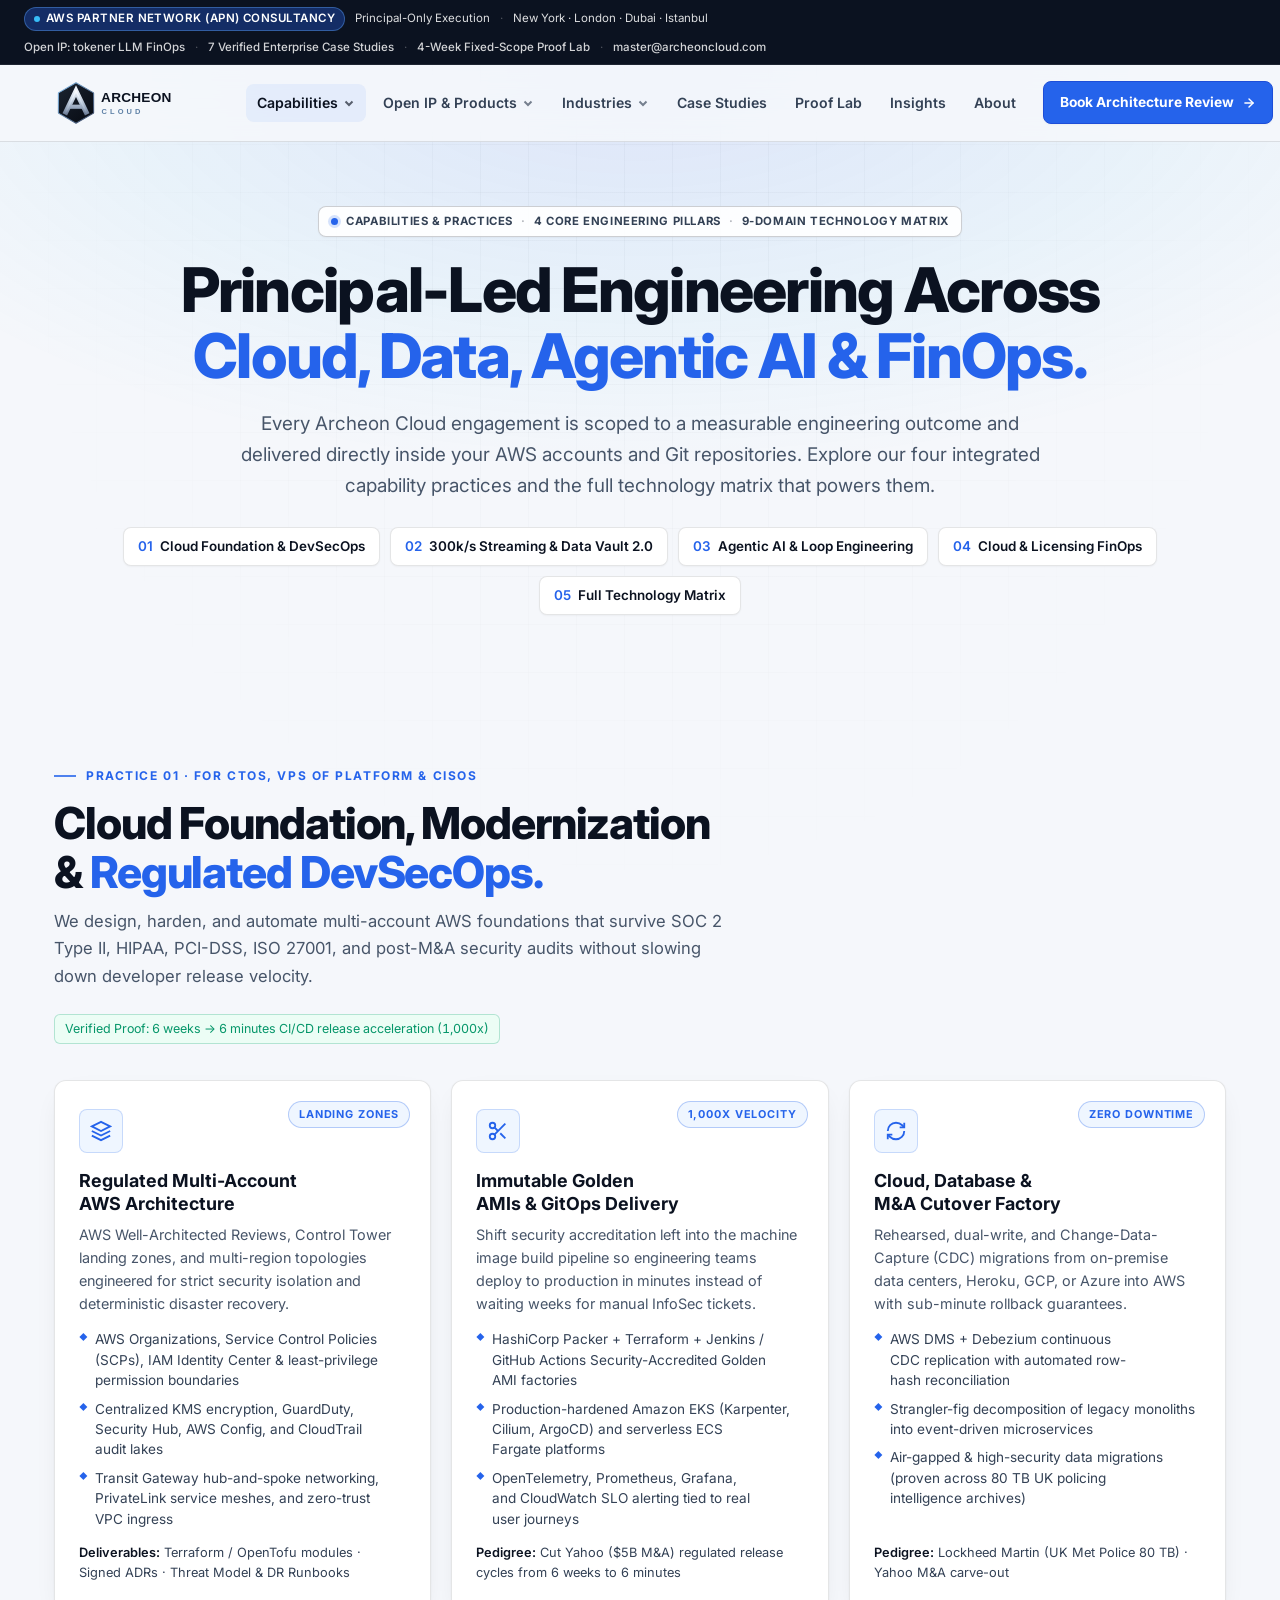
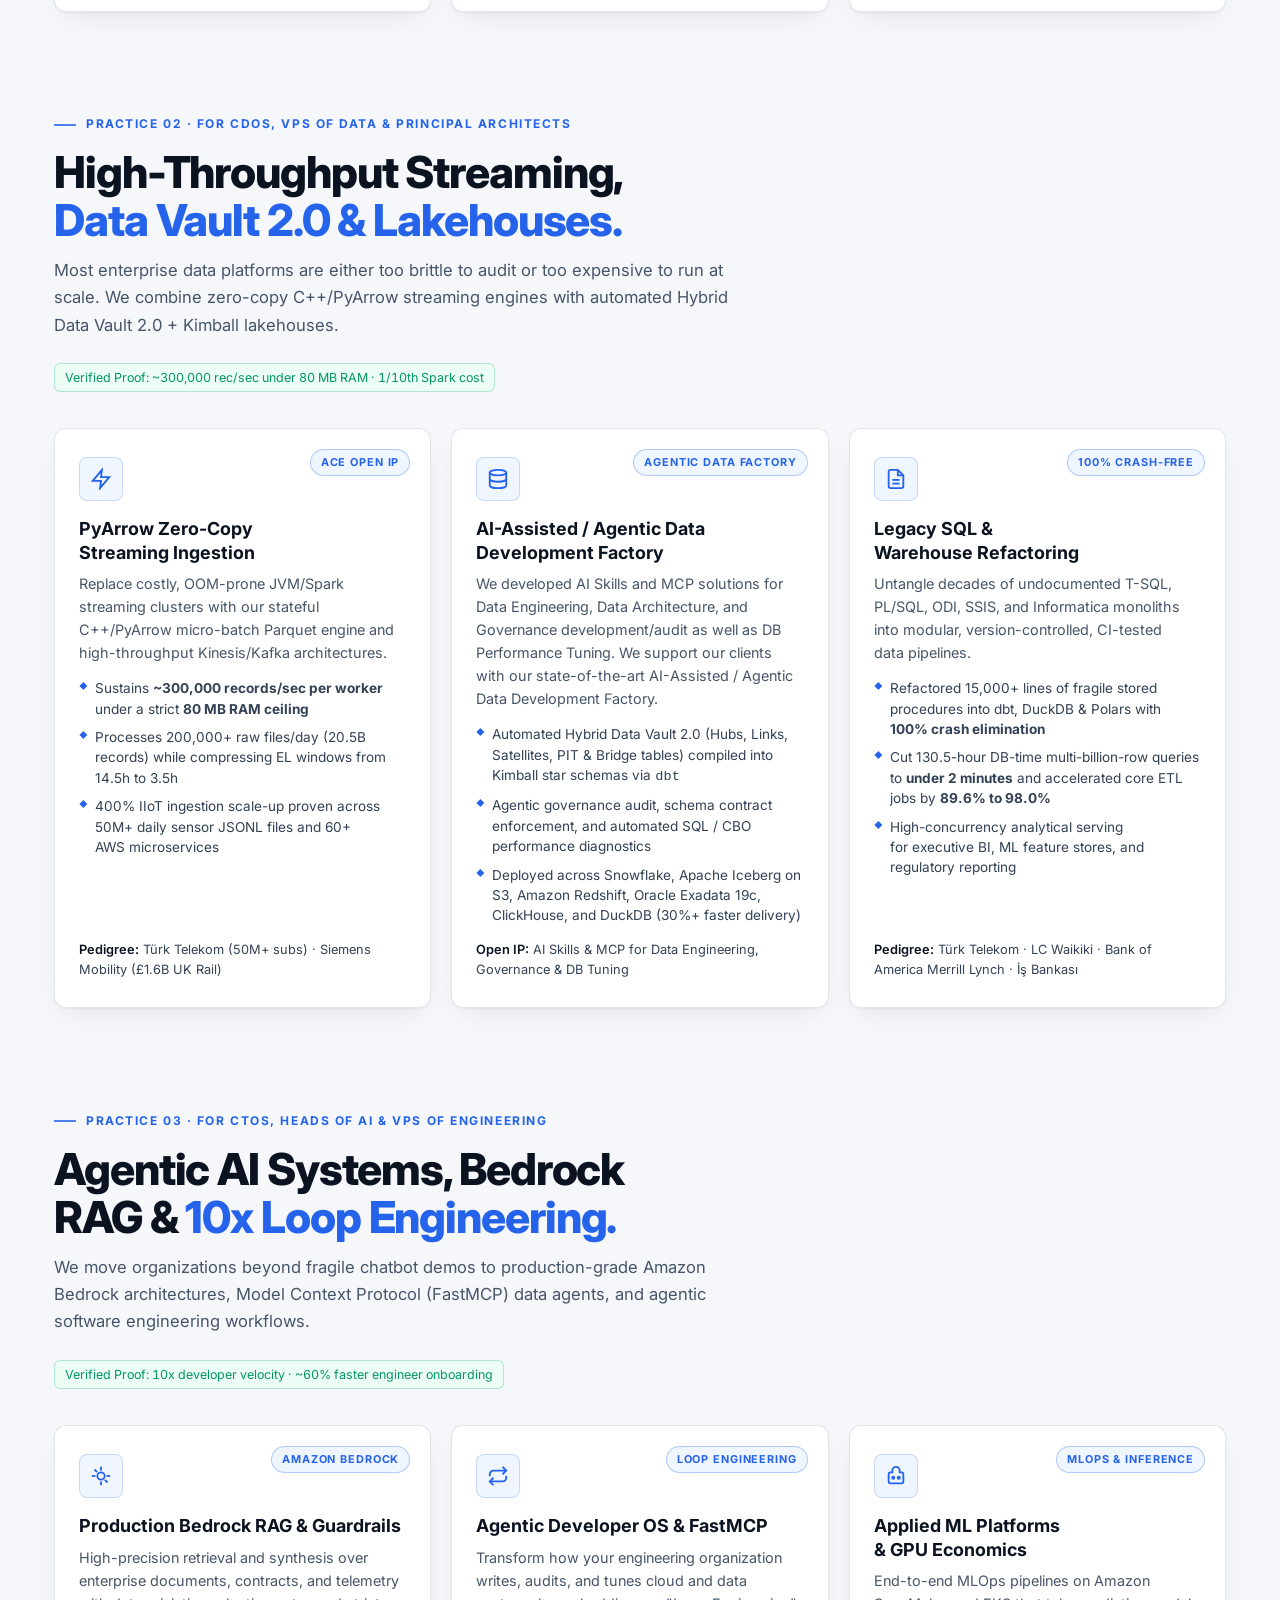
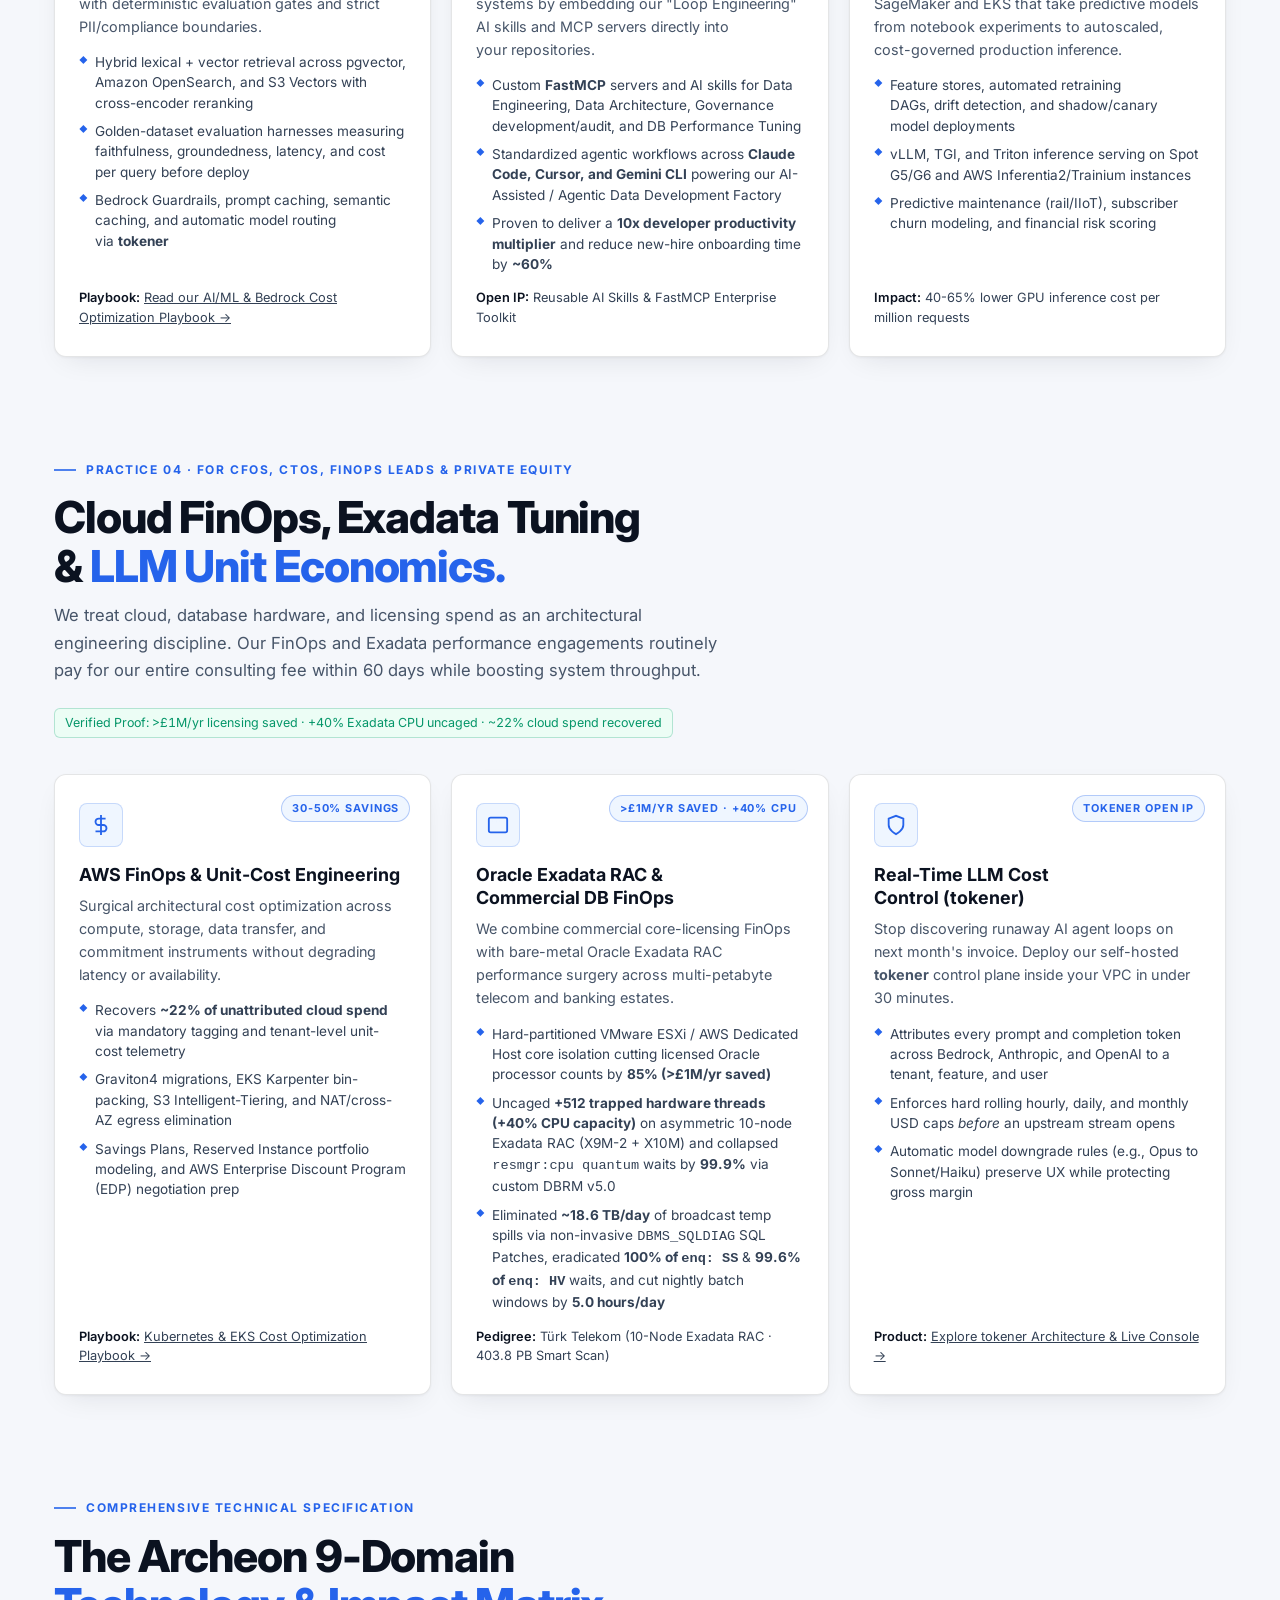
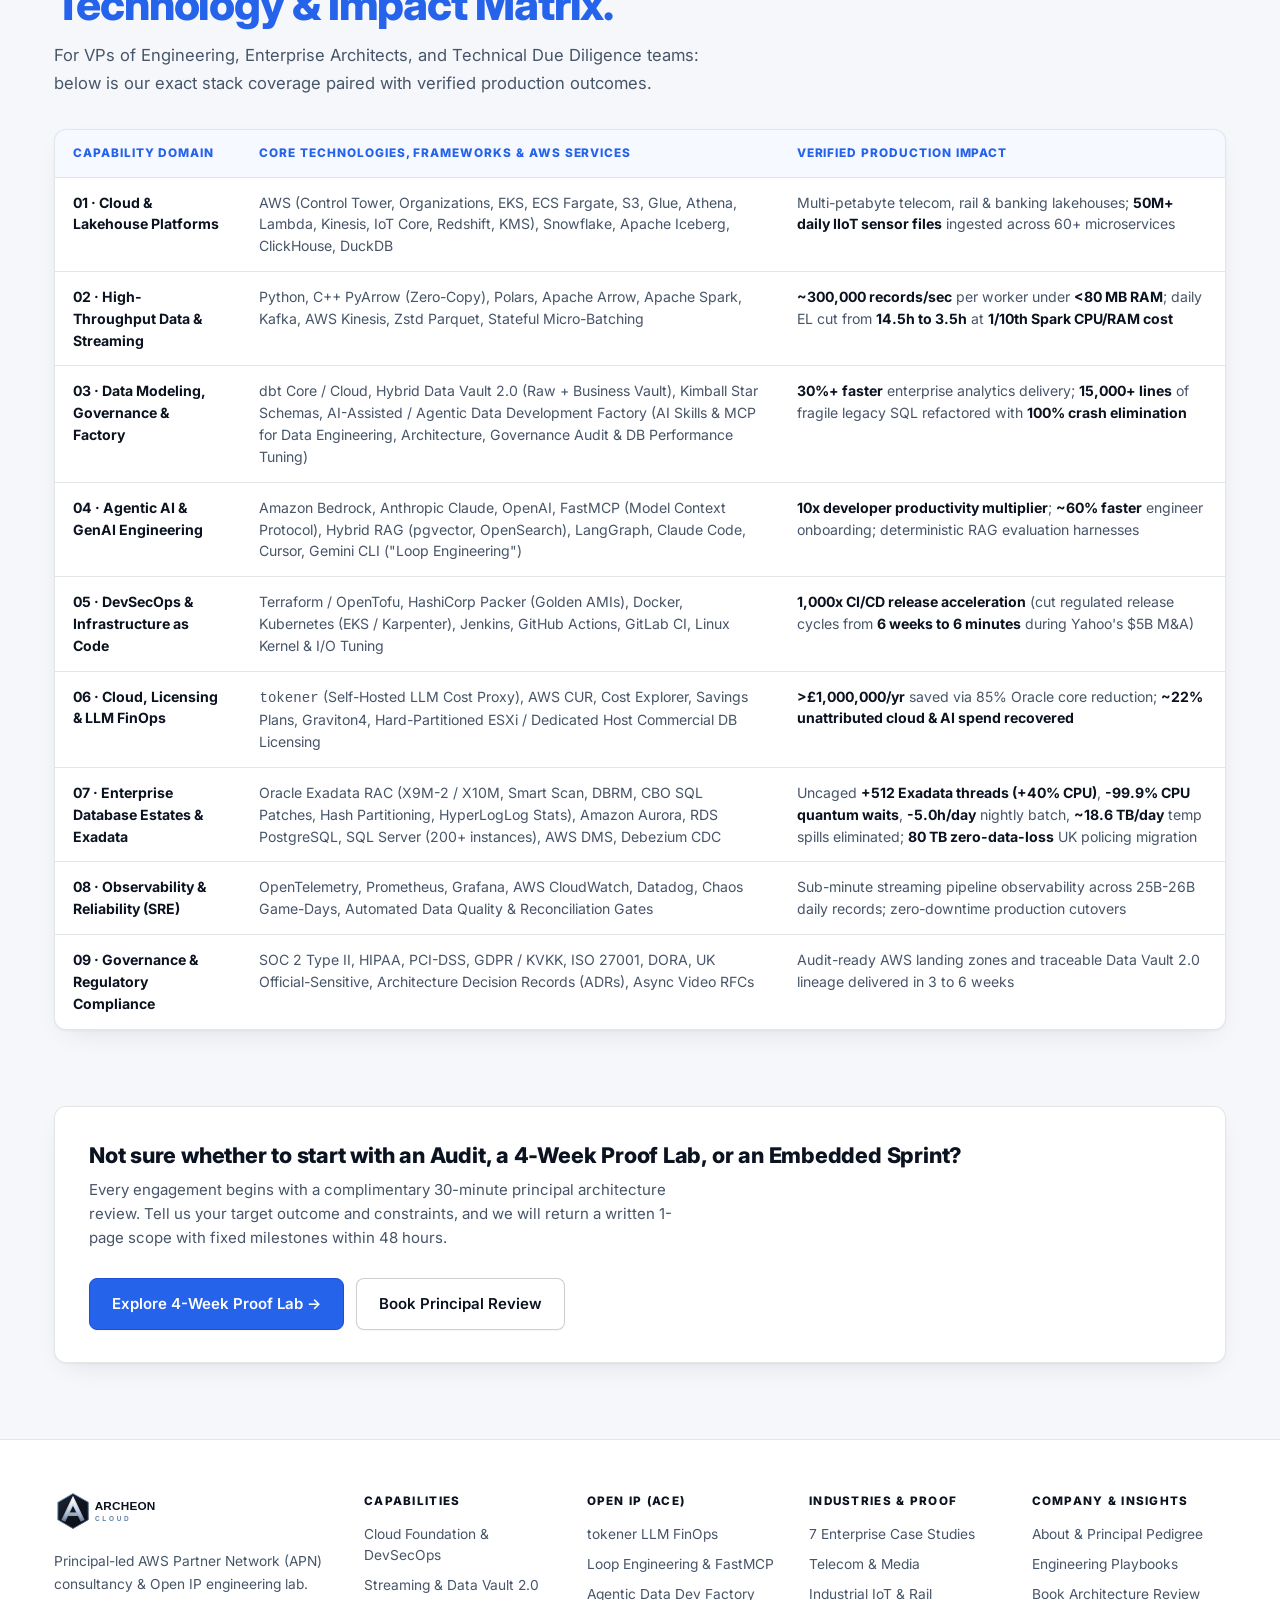
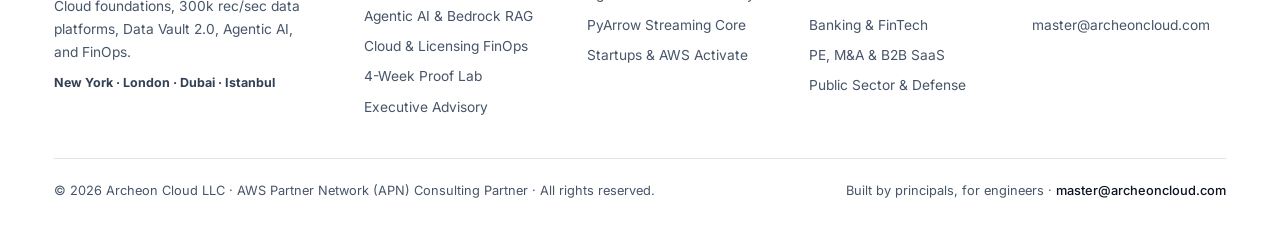
<file: services/index.html>
<!DOCTYPE html>
<html lang="en">

<head>
  <meta charset="UTF-8" />
  <meta name="viewport" content="width=device-width, initial-scale=1.0" />
  <title>Capabilities &amp; Practices - AWS Cloud, 300k/s Streaming, Data Vault 2.0, Agentic AI &amp; FinOps | Archeon
    Cloud</title>
  <meta name="description"
    content="Explore Archeon Cloud's four principal engineering practices: Cloud Foundation &amp; DevSecOps, High-Throughput Data &amp; Data Vault 2.0, Agentic AI &amp; Loop Engineering, and Cloud &amp; Commercial Licensing FinOps." />
  <meta property="og:title" content="Capabilities &amp; Engineering Practices - Archeon Cloud" />
  <meta property="og:description"
    content="Four integrated AWS &amp; Data engineering practices backed by Open IP (tokener, Loop Engineering, Agentic Data Development Factory, PyArrow Streaming Core) and 20+ years of Fortune-500 execution." />
  <meta property="og:type" content="website" />
  <meta property="og:url" content="https://archeoncloud.com/services/" />
  <meta property="og:image" content="https://archeoncloud.com/assets/logo.svg" />
  <meta name="twitter:card" content="summary_large_image" />
  <meta name="theme-color" content="#0B1220" />
  <link rel="icon" type="image/png" sizes="32x32" href="../assets/favicon.png" />
  <link rel="apple-touch-icon" href="../assets/mark.png" />
  <link rel="canonical" href="https://archeoncloud.com/services/" />
  <link rel="preconnect" href="https://fonts.googleapis.com" />
  <link rel="preconnect" href="https://fonts.gstatic.com" crossorigin />
  <link href="https://fonts.googleapis.com/css2?family=Inter:wght@400;500;600;700;800;900&display=swap"
    rel="stylesheet" />
  <link rel="stylesheet" href="../assets/style.css" />
</head>

<body>

  <div class="aurora" aria-hidden="true"></div>
  <div class="grid-fade" aria-hidden="true"></div>

  <!-- Top Institutional APN Utility Bar -->
  <div class="top-bar">
    <div class="top-bar__inner">
      <div class="top-bar__left">
        <span class="top-bar__pill"><span class="pulse"></span> AWS Partner Network (APN) Consultancy</span>
        <span>Principal-Only Execution</span>
        <span class="top-bar__sep">·</span>
        <span>New York · London · Dubai · Istanbul</span>
      </div>
      <div class="top-bar__right">
        <a href="../product/tokener/">Open IP: tokener LLM FinOps</a>
        <span class="top-bar__sep">·</span>
        <a href="../case-studies/">7 Verified Enterprise Case Studies</a>
        <span class="top-bar__sep">·</span>
        <a href="../poc/">4-Week Fixed-Scope Proof Lab</a>
        <span class="top-bar__sep">·</span>
        <a href="mailto:master@archeoncloud.com">master@archeoncloud.com</a>
      </div>
    </div>
  </div>

  <!-- Sticky Header & Mega-Menu Navigation -->
  <div class="site-header-shell">
    <div class="wrap">
      <header class="site">
        <a class="brand" href="../" aria-label="Archeon Cloud home">
          <img src="../assets/logo.svg" alt="Archeon Cloud - Principal AWS Consultancy" />
        </a>
        <input type="checkbox" id="nav-toggle" class="nav-toggle" aria-hidden="true" />
        <label for="nav-toggle" class="nav-burger" aria-label="Toggle navigation"><span></span></label>
        <nav class="nav" aria-label="Primary">
          <div class="nav-item">
            <a href="../services/" class="active">
              Capabilities
              <svg class="nav-caret" viewBox="0 0 12 12" fill="none" stroke="currentColor" stroke-width="2">
                <path d="M2.5 4.5L6 8l3.5-3.5" />
              </svg>
            </a>
            <div class="nav-drop nav-drop--wide">
              <div class="nav-drop__head">4 Core Capability Practices &amp; Advisory</div>
              <a href="../services/#architecture">
                <strong>01 · Cloud Foundation &amp; DevSecOps</strong>
                <span>Multi-account AWS Control Tower, Terraform IaC, Golden AMIs, zero-downtime migration.</span>
              </a>
              <a href="../services/#streaming">
                <strong>02 · High-Throughput Data &amp; Data Vault 2.0</strong>
                <span>300k rec/sec PyArrow streaming, dbt Hybrid Data Vault 2.0, Iceberg &amp; Snowflake
                  lakehouses.</span>
              </a>
              <a href="../services/#genai">
                <strong>03 · Agentic AI &amp; Developer Platforms</strong>
                <span>Amazon Bedrock RAG, FastMCP tool servers, Loop Engineering &amp; 10x agentic workflows.</span>
              </a>
              <a href="../services/#finops">
                <strong>04 · Cloud FinOps &amp; Commercial Licensing</strong>
                <span>22% cloud spend recovery, Oracle Exadata &amp; SQL optimization, tokener LLM economics.</span>
              </a>
              <a href="../consultancy/">
                <strong>Executive Advisory &amp; Fractional Principal</strong>
                <span>M&amp;A technical due diligence, architecture rescue, and board-grade roadmaps.</span>
              </a>
              <a href="../startups/">
                <strong>High-Growth Startups &amp; AWS Activate</strong>
                <span>SOC 2 / HIPAA-ready foundations in 3 weeks with credit-aligned co-funding.</span>
              </a>
            </div>
          </div>

          <div class="nav-item">
            <a href="../product/tokener/">
              Open IP &amp; Products
              <svg class="nav-caret" viewBox="0 0 12 12" fill="none" stroke="currentColor" stroke-width="2">
                <path d="M2.5 4.5L6 8l3.5-3.5" />
              </svg>
            </a>
            <div class="nav-drop">
              <div class="nav-drop__head">The Archeon Cloud Engine (ACE)</div>
              <a href="../product/tokener/">
                <strong>tokener · LLM FinOps Control Plane</strong>
                <span>Self-hosted pre-stream token budget enforcement &amp; real-time cost attribution for Bedrock,
                  Anthropic &amp; OpenAI.</span>
              </a>
              <a href="../services/#genai">
                <strong>Loop Engineering &amp; AI Skills OS</strong>
                <span>Reusable FastMCP servers &amp; agentic context protocols delivering 10x developer velocity.</span>
              </a>
              <a href="../services/#data-vault">
                <strong>Agentic Data Development Factory</strong>
                <span>AI Skills &amp; MCP solutions for Data Engineering, Data Architecture, Governance Audit &amp; DB
                  Performance Tuning.</span>
              </a>
              <a href="../services/#streaming">
                <strong>PyArrow C++ Zero-Copy Streaming Core</strong>
                <span>300k records/sec micro-batch Parquet engine running under 80 MB RAM at 1/10th Spark cost.</span>
              </a>
            </div>
          </div>

          <div class="nav-item">
            <a href="../industries/">
              Industries
              <svg class="nav-caret" viewBox="0 0 12 12" fill="none" stroke="currentColor" stroke-width="2">
                <path d="M2.5 4.5L6 8l3.5-3.5" />
              </svg>
            </a>
            <div class="nav-drop nav-drop--wide">
              <div class="nav-drop__head">Regulated &amp; High-Velocity Verticals</div>
              <a href="../industries/#telecom">
                <strong>Telecom &amp; Digital Media</strong>
                <span>50M+ subscriber DPI telemetry, 20.5B daily records, sub-minute observability.</span>
              </a>
              <a href="../industries/#iiot">
                <strong>Industrial IoT, Rail &amp; Mobility</strong>
                <span>50M+ daily sensor files, fleet digital twins, predictive maintenance on AWS.</span>
              </a>
              <a href="../industries/#fintech">
                <strong>Banking, Capital Markets &amp; FinTech</strong>
                <span>PCI-DSS, SOX &amp; GDPR lakehouses, risk analytics, commercial database FinOps.</span>
              </a>
              <a href="../industries/#pe-saas">
                <strong>Private Equity, M&amp;A &amp; B2B SaaS</strong>
                <span>Post-merger cloud carve-outs, 1,000x CI/CD acceleration, SaaS unit economics.</span>
              </a>
              <a href="../industries/#retail">
                <strong>Global Retail &amp; Supply Chain</strong>
                <span>Omnichannel demand forecasting, 100% crash elimination via dbt &amp; DuckDB.</span>
              </a>
              <a href="../industries/#govtech">
                <strong>Public Sector, Defense &amp; GovTech</strong>
                <span>Air-gapped migrations, 80 TB intelligence archives, 19x national tax platform scale.</span>
              </a>
            </div>
          </div>

          <a href="../case-studies/">Case Studies</a>
          <a href="../poc/">Proof Lab</a>
          <a href="../blog/">Insights</a>
          <a href="../about/">About</a>
        </nav>
        <a class="nav-cta" href="../contact/">
          Book Architecture Review
          <svg width="14" height="14" viewBox="0 0 24 24" fill="none" stroke="currentColor" stroke-width="2.4"
            stroke-linecap="round" stroke-linejoin="round">
            <path d="M5 12h14" />
            <path d="m12 5 7 7-7 7" />
          </svg>
        </a>
      </header>
    </div>
  </div>

  <div class="wrap">
    <main>
      <!-- Hero -->
      <section class="hero">
        <div class="badge">
          <span class="dot"></span>
          <span>Capabilities &amp; Practices</span>
          <span class="sep">·</span>
          <span>4 Core Engineering Pillars</span>
          <span class="sep">·</span>
          <span>9-Domain Technology Matrix</span>
        </div>
        <h1>
          Principal-Led Engineering Across <span class="grad">Cloud, Data, Agentic AI &amp; FinOps.</span>
        </h1>
        <p class="lede">
          Every Archeon Cloud engagement is scoped to a measurable engineering outcome and delivered directly inside
          your AWS accounts and Git repositories.
          Explore our four integrated capability practices and the full technology matrix that powers them.
        </p>
        <div class="taglines">
          <a class="pill" href="#architecture"><span>01</span>Cloud Foundation &amp; DevSecOps</a>
          <a class="pill" href="#streaming"><span>02</span>300k/s Streaming &amp; Data Vault 2.0</a>
          <a class="pill" href="#genai"><span>03</span>Agentic AI &amp; Loop Engineering</a>
          <a class="pill" href="#finops"><span>04</span>Cloud &amp; Licensing FinOps</a>
          <a class="pill" href="#matrix"><span>05</span>Full Technology Matrix</a>
        </div>
      </section>

      <!-- Practice 01: Cloud Foundation, Modernization & DevSecOps -->
      <section class="block" id="architecture">
        <div class="head-row">
          <div>
            <div class="eyebrow">Practice 01 · For CTOs, VPs of Platform &amp; CISOs</div>
            <h2>Cloud Foundation, Modernization &amp; <span class="grad">Regulated DevSecOps.</span></h2>
            <p class="sub">
              We design, harden, and automate multi-account AWS foundations that survive SOC 2 Type II, HIPAA, PCI-DSS,
              ISO 27001, and post-M&amp;A security audits without slowing down developer release velocity.
            </p>
          </div>
          <span class="practice-card__metric">Verified Proof: 6 weeks → 6 minutes CI/CD release acceleration
            (1,000x)</span>
        </div>

        <div class="grid grid-3">
          <article class="card">
            <span class="tag">Landing Zones</span>
            <div class="ico" aria-hidden="true">
              <svg width="22" height="22" viewBox="0 0 24 24" fill="none" stroke="#2563EB" stroke-width="2">
                <path d="M12 2L2 7l10 5 10-5-10-5z" />
                <path d="M2 17l10 5 10-5" />
                <path d="M2 12l10 5 10-5" />
              </svg>
            </div>
            <h3>Regulated Multi-Account AWS Architecture</h3>
            <p>AWS Well-Architected Reviews, Control Tower landing zones, and multi-region topologies engineered for
              strict security isolation and deterministic disaster recovery.</p>
            <ul>
              <li>AWS Organizations, Service Control Policies (SCPs), IAM Identity Center &amp; least-privilege
                permission boundaries</li>
              <li>Centralized KMS encryption, GuardDuty, Security Hub, AWS Config, and CloudTrail audit lakes</li>
              <li>Transit Gateway hub-and-spoke networking, PrivateLink service meshes, and zero-trust VPC ingress</li>
            </ul>
            <div class="shared" style="margin-top: auto; padding-top: 14px;">
              <b>Deliverables:</b> Terraform / OpenTofu modules · Signed ADRs · Threat Model &amp; DR Runbooks
            </div>
          </article>

          <article class="card" id="devops">
            <span class="tag">1,000x Velocity</span>
            <div class="ico" aria-hidden="true">
              <svg width="22" height="22" viewBox="0 0 24 24" fill="none" stroke="#2563EB" stroke-width="2">
                <circle cx="6" cy="6" r="3" />
                <circle cx="6" cy="18" r="3" />
                <path d="M20 4L8.12 15.88" />
                <path d="M14.47 14.48L20 20" />
                <path d="M8.12 8.12L12 12" />
              </svg>
            </div>
            <h3>Immutable Golden AMIs &amp; GitOps Delivery</h3>
            <p>Shift security accreditation left into the machine image build pipeline so engineering teams deploy to
              production in minutes instead of waiting weeks for manual InfoSec tickets.</p>
            <ul>
              <li>HashiCorp Packer + Terraform + Jenkins / GitHub Actions Security-Accredited Golden AMI factories</li>
              <li>Production-hardened Amazon EKS (Karpenter, Cilium, ArgoCD) and serverless ECS Fargate platforms</li>
              <li>OpenTelemetry, Prometheus, Grafana, and CloudWatch SLO alerting tied to real user journeys</li>
            </ul>
            <div class="shared" style="margin-top: auto; padding-top: 14px;">
              <b>Pedigree:</b> Cut Yahoo ($5B M&amp;A) regulated release cycles from 6 weeks to 6 minutes
            </div>
          </article>

          <article class="card" id="migration">
            <span class="tag">Zero Downtime</span>
            <div class="ico" aria-hidden="true">
              <svg width="22" height="22" viewBox="0 0 24 24" fill="none" stroke="#2563EB" stroke-width="2">
                <path d="M21 12a9 9 0 0 1-9 9 9.75 9.75 0 0 1-6.74-2.74L3 16" />
                <path d="M3 21v-5h5" />
                <path d="M3 12a9 9 0 0 1 9-9 9.75 9.75 0 0 1 6.74 2.74L21 8" />
                <path d="M16 8h5V3" />
              </svg>
            </div>
            <h3>Cloud, Database &amp; M&amp;A Cutover Factory</h3>
            <p>Rehearsed, dual-write, and Change-Data-Capture (CDC) migrations from on-premise data centers, Heroku,
              GCP, or Azure into AWS with sub-minute rollback guarantees.</p>
            <ul>
              <li>AWS DMS + Debezium continuous CDC replication with automated row-hash reconciliation</li>
              <li>Strangler-fig decomposition of legacy monoliths into event-driven microservices</li>
              <li>Air-gapped &amp; high-security data migrations (proven across 80 TB UK policing intelligence archives)
              </li>
            </ul>
            <div class="shared" style="margin-top: auto; padding-top: 14px;">
              <b>Pedigree:</b> Lockheed Martin (UK Met Police 80 TB) · Yahoo M&amp;A carve-out
            </div>
          </article>
        </div>
      </section>

      <!-- Practice 02: High-Throughput Data Platforms, Streaming & Data Vault 2.0 -->
      <section class="block" id="streaming">
        <div class="head-row">
          <div>
            <div class="eyebrow">Practice 02 · For CDOs, VPs of Data &amp; Principal Architects</div>
            <h2>High-Throughput Streaming, <span class="grad">Data Vault 2.0 &amp; Lakehouses.</span></h2>
            <p class="sub">
              Most enterprise data platforms are either too brittle to audit or too expensive to run at scale.
              We combine zero-copy C++/PyArrow streaming engines with automated Hybrid Data Vault 2.0 + Kimball
              lakehouses.
            </p>
          </div>
          <span class="practice-card__metric">Verified Proof: ~300,000 rec/sec under 80 MB RAM · 1/10th Spark
            cost</span>
        </div>

        <div class="grid grid-3">
          <article class="card">
            <span class="tag">ACE Open IP</span>
            <div class="ico" aria-hidden="true">
              <svg width="22" height="22" viewBox="0 0 24 24" fill="none" stroke="#2563EB" stroke-width="2">
                <polygon points="13 2 3 14 12 14 11 22 21 10 12 10 13 2" />
              </svg>
            </div>
            <h3>PyArrow Zero-Copy Streaming Ingestion</h3>
            <p>Replace costly, OOM-prone JVM/Spark streaming clusters with our stateful C++/PyArrow micro-batch Parquet
              engine and high-throughput Kinesis/Kafka architectures.</p>
            <ul>
              <li>Sustains <strong>~300,000 records/sec per worker</strong> under a strict <strong>80 MB RAM
                  ceiling</strong></li>
              <li>Processes 200,000+ raw files/day (20.5B records) while compressing EL windows from 14.5h to 3.5h</li>
              <li>400% IIoT ingestion scale-up proven across 50M+ daily sensor JSONL files and 60+ AWS microservices
              </li>
            </ul>
            <div class="shared" style="margin-top: auto; padding-top: 14px;">
              <b>Pedigree:</b> Türk Telekom (50M+ subs) · Siemens Mobility (£1.6B UK Rail)
            </div>
          </article>

          <article class="card" id="data-vault">
            <span class="tag">Agentic Data Factory</span>
            <div class="ico" aria-hidden="true">
              <svg width="22" height="22" viewBox="0 0 24 24" fill="none" stroke="#2563EB" stroke-width="2">
                <ellipse cx="12" cy="5" rx="9" ry="3" />
                <path d="M3 5v14c0 1.66 4 3 9 3s9-1.34 9-3V5" />
                <path d="M3 12c0 1.66 4 3 9 3s9-1.34 9-3" />
              </svg>
            </div>
            <h3>AI-Assisted / Agentic Data Development Factory</h3>
            <p>We developed AI Skills and MCP solutions for Data Engineering, Data Architecture, and Governance
              development/audit as well as DB Performance Tuning. We support our clients with our state-of-the-art
              AI-Assisted / Agentic Data Development Factory.</p>
            <ul>
              <li>Automated Hybrid Data Vault 2.0 (Hubs, Links, Satellites, PIT &amp; Bridge tables) compiled into
                Kimball star schemas via <code>dbt</code></li>
              <li>Agentic governance audit, schema contract enforcement, and automated SQL / CBO performance diagnostics
              </li>
              <li>Deployed across Snowflake, Apache Iceberg on S3, Amazon Redshift, Oracle Exadata 19c, ClickHouse, and
                DuckDB (30%+ faster delivery)</li>
            </ul>
            <div class="shared" style="margin-top: auto; padding-top: 14px;">
              <b>Open IP:</b> AI Skills &amp; MCP for Data Engineering, Governance &amp; DB Tuning
            </div>
          </article>

          <article class="card">
            <span class="tag">100% Crash-Free</span>
            <div class="ico" aria-hidden="true">
              <svg width="22" height="22" viewBox="0 0 24 24" fill="none" stroke="#2563EB" stroke-width="2">
                <path d="M14 2H6a2 2 0 0 0-2 2v16a2 2 0 0 0 2 2h12a2 2 0 0 0 2-2V8z" />
                <polyline points="14 2 14 8 20 8" />
                <line x1="16" y1="13" x2="8" y2="13" />
                <line x1="16" y1="17" x2="8" y2="17" />
              </svg>
            </div>
            <h3>Legacy SQL &amp; Warehouse Refactoring</h3>
            <p>Untangle decades of undocumented T-SQL, PL/SQL, ODI, SSIS, and Informatica monoliths into modular,
              version-controlled, CI-tested data pipelines.</p>
            <ul>
              <li>Refactored 15,000+ lines of fragile stored procedures into dbt, DuckDB &amp; Polars with <strong>100%
                  crash elimination</strong></li>
              <li>Cut 130.5-hour DB-time multi-billion-row queries to <strong>under 2 minutes</strong> and accelerated
                core ETL jobs by <strong>89.6% to 98.0%</strong></li>
              <li>High-concurrency analytical serving for executive BI, ML feature stores, and regulatory reporting</li>
            </ul>
            <div class="shared" style="margin-top: auto; padding-top: 14px;">
              <b>Pedigree:</b> Türk Telekom · LC Waikiki · Bank of America Merrill Lynch · İş Bankası
            </div>
          </article>
        </div>
      </section>

      <!-- Practice 03: Agentic AI Engineering, GenAI & Developer Platforms -->
      <section class="block" id="genai">
        <div class="head-row">
          <div>
            <div class="eyebrow">Practice 03 · For CTOs, Heads of AI &amp; VPs of Engineering</div>
            <h2>Agentic AI Systems, Bedrock RAG &amp; <span class="grad">10x Loop Engineering.</span></h2>
            <p class="sub">
              We move organizations beyond fragile chatbot demos to production-grade Amazon Bedrock architectures, Model
              Context Protocol (FastMCP) data agents, and agentic software engineering workflows.
            </p>
          </div>
          <span class="practice-card__metric">Verified Proof: 10x developer velocity · ~60% faster engineer
            onboarding</span>
        </div>

        <div class="grid grid-3">
          <article class="card">
            <span class="tag">Amazon Bedrock</span>
            <div class="ico" aria-hidden="true">
              <svg width="22" height="22" viewBox="0 0 24 24" fill="none" stroke="#2563EB" stroke-width="2">
                <path d="M12 2v4" />
                <path d="M12 18v4" />
                <path d="M4.93 4.93l2.83 2.83" />
                <path d="M16.24 16.24l2.83 2.83" />
                <path d="M2 12h4" />
                <path d="M18 12h4" />
                <circle cx="12" cy="12" r="4" />
              </svg>
            </div>
            <h3>Production Bedrock RAG &amp; Guardrails</h3>
            <p>High-precision retrieval and synthesis over enterprise documents, contracts, and telemetry with
              deterministic evaluation gates and strict PII/compliance boundaries.</p>
            <ul>
              <li>Hybrid lexical + vector retrieval across pgvector, Amazon OpenSearch, and S3 Vectors with
                cross-encoder reranking</li>
              <li>Golden-dataset evaluation harnesses measuring faithfulness, groundedness, latency, and cost per query
                before deploy</li>
              <li>Bedrock Guardrails, prompt caching, semantic caching, and automatic model routing via
                <strong>tokener</strong></li>
            </ul>
            <div class="shared" style="margin-top: auto; padding-top: 14px;">
              <b>Playbook:</b> <a href="../blog/ai-ml-cost-optimization-aws.html">Read our AI/ML &amp; Bedrock Cost
                Optimization Playbook →</a>
            </div>
          </article>

          <article class="card" id="loop-engineering">
            <span class="tag">Loop Engineering</span>
            <div class="ico" aria-hidden="true">
              <svg width="22" height="22" viewBox="0 0 24 24" fill="none" stroke="#2563EB" stroke-width="2">
                <path d="M17 2.1l4 4-4 4" />
                <path d="M3 12.2v-2a4 4 0 0 1 4-4h12.8M7 21.9l-4-4 4-4" />
                <path d="M21 11.8v2a4 4 0 0 1-4 4H4.2" />
              </svg>
            </div>
            <h3>Agentic Developer OS &amp; FastMCP</h3>
            <p>Transform how your engineering organization writes, audits, and tunes cloud and data systems by embedding
              our "Loop Engineering" AI skills and MCP servers directly into your repositories.</p>
            <ul>
              <li>Custom <strong>FastMCP</strong> servers and AI skills for Data Engineering, Data Architecture,
                Governance development/audit, and DB Performance Tuning</li>
              <li>Standardized agentic workflows across <strong>Claude Code, Cursor, and Gemini CLI</strong> powering
                our AI-Assisted / Agentic Data Development Factory</li>
              <li>Proven to deliver a <strong>10x developer productivity multiplier</strong> and reduce new-hire
                onboarding time by <strong>~60%</strong></li>
            </ul>
            <div class="shared" style="margin-top: auto; padding-top: 14px;">
              <b>Open IP:</b> Reusable AI Skills &amp; FastMCP Enterprise Toolkit
            </div>
          </article>

          <article class="card" id="ai-ml">
            <span class="tag">MLOps &amp; Inference</span>
            <div class="ico" aria-hidden="true">
              <svg width="22" height="22" viewBox="0 0 24 24" fill="none" stroke="#2563EB" stroke-width="2">
                <path
                  d="M12 2a4 4 0 0 0-4 4v2H6a2 2 0 0 0-2 2v8a2 2 0 0 0 2 2h12a2 2 0 0 0 2-2v-8a2 2 0 0 0-2-2h-2V6a4 4 0 0 0-4-4z" />
                <circle cx="9" cy="14" r="1.2" />
                <circle cx="15" cy="14" r="1.2" />
              </svg>
            </div>
            <h3>Applied ML Platforms &amp; GPU Economics</h3>
            <p>End-to-end MLOps pipelines on Amazon SageMaker and EKS that take predictive models from notebook
              experiments to autoscaled, cost-governed production inference.</p>
            <ul>
              <li>Feature stores, automated retraining DAGs, drift detection, and shadow/canary model deployments</li>
              <li>vLLM, TGI, and Triton inference serving on Spot G5/G6 and AWS Inferentia2/Trainium instances</li>
              <li>Predictive maintenance (rail/IIoT), subscriber churn modeling, and financial risk scoring</li>
            </ul>
            <div class="shared" style="margin-top: auto; padding-top: 14px;">
              <b>Impact:</b> 40-65% lower GPU inference cost per million requests
            </div>
          </article>
        </div>
      </section>

      <!-- Practice 04: Cloud FinOps, Commercial Licensing & LLM Economics -->
      <section class="block" id="finops">
        <div class="head-row">
          <div>
            <div class="eyebrow">Practice 04 · For CFOs, CTOs, FinOps Leads &amp; Private Equity</div>
            <h2>Cloud FinOps, Exadata Tuning &amp; <span class="grad">LLM Unit Economics.</span></h2>
            <p class="sub">
              We treat cloud, database hardware, and licensing spend as an architectural engineering discipline.
              Our FinOps and Exadata performance engagements routinely pay for our entire consulting fee within 60 days
              while boosting system throughput.
            </p>
          </div>
          <span class="practice-card__metric">Verified Proof: &gt;£1M/yr licensing saved · +40% Exadata CPU uncaged ·
            ~22% cloud spend recovered</span>
        </div>

        <div class="grid grid-3">
          <article class="card">
            <span class="tag">30-50% Savings</span>
            <div class="ico" aria-hidden="true">
              <svg width="22" height="22" viewBox="0 0 24 24" fill="none" stroke="#2563EB" stroke-width="2">
                <line x1="12" y1="1" x2="12" y2="23" />
                <path d="M17 5H9.5a3.5 3.5 0 0 0 0 7h5a3.5 3.5 0 0 1 0 7H6" />
              </svg>
            </div>
            <h3>AWS FinOps &amp; Unit-Cost Engineering</h3>
            <p>Surgical architectural cost optimization across compute, storage, data transfer, and commitment
              instruments without degrading latency or availability.</p>
            <ul>
              <li>Recovers <strong>~22% of unattributed cloud spend</strong> via mandatory tagging and tenant-level
                unit-cost telemetry</li>
              <li>Graviton4 migrations, EKS Karpenter bin-packing, S3 Intelligent-Tiering, and NAT/cross-AZ egress
                elimination</li>
              <li>Savings Plans, Reserved Instance portfolio modeling, and AWS Enterprise Discount Program (EDP)
                negotiation prep</li>
            </ul>
            <div class="shared" style="margin-top: auto; padding-top: 14px;">
              <b>Playbook:</b> <a href="../blog/kubernetes-cost-optimization-eks.html">Kubernetes &amp; EKS Cost
                Optimization Playbook →</a>
            </div>
          </article>

          <article class="card">
            <span class="tag">&gt;£1M/yr Saved · +40% CPU</span>
            <div class="ico" aria-hidden="true">
              <svg width="22" height="22" viewBox="0 0 24 24" fill="none" stroke="#2563EB" stroke-width="2">
                <rect x="2" y="4" width="20" height="16" rx="2" />
                <path d="M6 8h.01" />
                <path d="M10 8h.01" />
                <path d="M14 8h.01" />
              </svg>
            </div>
            <h3>Oracle Exadata RAC &amp; Commercial DB FinOps</h3>
            <p>We combine commercial core-licensing FinOps with bare-metal Oracle Exadata RAC performance surgery across
              multi-petabyte telecom and banking estates.</p>
            <ul>
              <li>Hard-partitioned VMware ESXi / AWS Dedicated Host core isolation cutting licensed Oracle processor
                counts by <strong>85% (&gt;£1M/yr saved)</strong></li>
              <li>Uncaged <strong>+512 trapped hardware threads (+40% CPU capacity)</strong> on asymmetric 10-node
                Exadata RAC (X9M-2 + X10M) and collapsed <code>resmgr:cpu quantum</code> waits by <strong>99.9%</strong>
                via custom DBRM v5.0</li>
              <li>Eliminated <strong>~18.6 TB/day</strong> of broadcast temp spills via non-invasive
                <code>DBMS_SQLDIAG</code> SQL Patches, eradicated <strong>100% of <code>enq: SS</code></strong> &amp;
                <strong>99.6% of <code>enq: HV</code></strong> waits, and cut nightly batch windows by <strong>5.0
                  hours/day</strong></li>
            </ul>
            <div class="shared" style="margin-top: auto; padding-top: 14px;">
              <b>Pedigree:</b> Türk Telekom (10-Node Exadata RAC · 403.8 PB Smart Scan)
            </div>
          </article>

          <article class="card">
            <span class="tag">tokener Open IP</span>
            <div class="ico" aria-hidden="true">
              <svg width="22" height="22" viewBox="0 0 24 24" fill="none" stroke="#2563EB" stroke-width="2">
                <path d="M12 22s8-4 8-10V5l-8-3-8 3v7c0 6 8 10 8 10z" />
              </svg>
            </div>
            <h3>Real-Time LLM Cost Control (tokener)</h3>
            <p>Stop discovering runaway AI agent loops on next month's invoice. Deploy our self-hosted
              <strong>tokener</strong> control plane inside your VPC in under 30 minutes.</p>
            <ul>
              <li>Attributes every prompt and completion token across Bedrock, Anthropic, and OpenAI to a tenant,
                feature, and user</li>
              <li>Enforces hard rolling hourly, daily, and monthly USD caps <em>before</em> an upstream stream opens
              </li>
              <li>Automatic model downgrade rules (e.g., Opus to Sonnet/Haiku) preserve UX while protecting gross margin
              </li>
            </ul>
            <div class="shared" style="margin-top: auto; padding-top: 14px;">
              <b>Product:</b> <a href="../product/tokener/">Explore tokener Architecture &amp; Live Console →</a>
            </div>
          </article>
        </div>
      </section>

      <!-- Full 9-Domain Capability & Technology Matrix -->
      <section class="block" id="matrix">
        <div class="eyebrow">Comprehensive Technical Specification</div>
        <h2>The Archeon 9-Domain <span class="grad">Technology &amp; Impact Matrix.</span></h2>
        <p class="sub">
          For VPs of Engineering, Enterprise Architects, and Technical Due Diligence teams: below is our exact stack
          coverage paired with verified production outcomes.
        </p>

        <div class="matrix-wrap">
          <table class="matrix-table">
            <thead>
              <tr>
                <th>Capability Domain</th>
                <th>Core Technologies, Frameworks &amp; AWS Services</th>
                <th>Verified Production Impact</th>
              </tr>
            </thead>
            <tbody>
              <tr>
                <td><strong>01 · Cloud &amp; Lakehouse Platforms</strong></td>
                <td>AWS (Control Tower, Organizations, EKS, ECS Fargate, S3, Glue, Athena, Lambda, Kinesis, IoT Core,
                  Redshift, KMS), Snowflake, Apache Iceberg, ClickHouse, DuckDB</td>
                <td>Multi-petabyte telecom, rail &amp; banking lakehouses; <strong>50M+ daily IIoT sensor files</strong>
                  ingested across 60+ microservices</td>
              </tr>
              <tr>
                <td><strong>02 · High-Throughput Data &amp; Streaming</strong></td>
                <td>Python, C++ PyArrow (Zero-Copy), Polars, Apache Arrow, Apache Spark, Kafka, AWS Kinesis, Zstd
                  Parquet, Stateful Micro-Batching</td>
                <td><strong>~300,000 records/sec</strong> per worker under <strong>&lt;80 MB RAM</strong>; daily EL cut
                  from <strong>14.5h to 3.5h</strong> at <strong>1/10th Spark CPU/RAM cost</strong></td>
              </tr>
              <tr>
                <td><strong>03 · Data Modeling, Governance &amp; Factory</strong></td>
                <td>dbt Core / Cloud, Hybrid Data Vault 2.0 (Raw + Business Vault), Kimball Star Schemas, AI-Assisted /
                  Agentic Data Development Factory (AI Skills &amp; MCP for Data Engineering, Architecture, Governance
                  Audit &amp; DB Performance Tuning)</td>
                <td><strong>30%+ faster</strong> enterprise analytics delivery; <strong>15,000+ lines</strong> of
                  fragile legacy SQL refactored with <strong>100% crash elimination</strong></td>
              </tr>
              <tr>
                <td><strong>04 · Agentic AI &amp; GenAI Engineering</strong></td>
                <td>Amazon Bedrock, Anthropic Claude, OpenAI, FastMCP (Model Context Protocol), Hybrid RAG (pgvector,
                  OpenSearch), LangGraph, Claude Code, Cursor, Gemini CLI ("Loop Engineering")</td>
                <td><strong>10x developer productivity multiplier</strong>; <strong>~60% faster</strong> engineer
                  onboarding; deterministic RAG evaluation harnesses</td>
              </tr>
              <tr>
                <td><strong>05 · DevSecOps &amp; Infrastructure as Code</strong></td>
                <td>Terraform / OpenTofu, HashiCorp Packer (Golden AMIs), Docker, Kubernetes (EKS / Karpenter), Jenkins,
                  GitHub Actions, GitLab CI, Linux Kernel &amp; I/O Tuning</td>
                <td><strong>1,000x CI/CD release acceleration</strong> (cut regulated release cycles from <strong>6
                    weeks to 6 minutes</strong> during Yahoo's $5B M&amp;A)</td>
              </tr>
              <tr>
                <td><strong>06 · Cloud, Licensing &amp; LLM FinOps</strong></td>
                <td><code>tokener</code> (Self-Hosted LLM Cost Proxy), AWS CUR, Cost Explorer, Savings Plans, Graviton4,
                  Hard-Partitioned ESXi / Dedicated Host Commercial DB Licensing</td>
                <td><strong>&gt;£1,000,000/yr</strong> saved via 85% Oracle core reduction; <strong>~22% unattributed
                    cloud &amp; AI spend recovered</strong></td>
              </tr>
              <tr>
                <td><strong>07 · Enterprise Database Estates &amp; Exadata</strong></td>
                <td>Oracle Exadata RAC (X9M-2 / X10M, Smart Scan, DBRM, CBO SQL Patches, Hash Partitioning, HyperLogLog
                  Stats), Amazon Aurora, RDS PostgreSQL, SQL Server (200+ instances), AWS DMS, Debezium CDC</td>
                <td>Uncaged <strong>+512 Exadata threads (+40% CPU)</strong>, <strong>-99.9% CPU quantum waits</strong>,
                  <strong>-5.0h/day</strong> nightly batch, <strong>~18.6 TB/day</strong> temp spills eliminated;
                  <strong>80 TB zero-data-loss</strong> UK policing migration</td>
              </tr>
              <tr>
                <td><strong>08 · Observability &amp; Reliability (SRE)</strong></td>
                <td>OpenTelemetry, Prometheus, Grafana, AWS CloudWatch, Datadog, Chaos Game-Days, Automated Data Quality
                  &amp; Reconciliation Gates</td>
                <td>Sub-minute streaming pipeline observability across 25B-26B daily records; zero-downtime production
                  cutovers</td>
              </tr>
              <tr>
                <td><strong>09 · Governance &amp; Regulatory Compliance</strong></td>
                <td>SOC 2 Type II, HIPAA, PCI-DSS, GDPR / KVKK, ISO 27001, DORA, UK Official-Sensitive, Architecture
                  Decision Records (ADRs), Async Video RFCs</td>
                <td>Audit-ready AWS landing zones and traceable Data Vault 2.0 lineage delivered in 3 to 6 weeks</td>
              </tr>
            </tbody>
          </table>
        </div>
      </section>

      <!-- Engagement Models Callout -->
      <div class="band">
        <div>
          <h3>Not sure whether to start with an Audit, a 4-Week Proof Lab, or an Embedded Sprint?</h3>
          <p>Every engagement begins with a complimentary 30-minute principal architecture review. Tell us your target
            outcome and constraints, and we will return a written 1-page scope with fixed milestones within 48 hours.
          </p>
        </div>
        <div class="cta-row">
          <a class="btn" href="../poc/">Explore 4-Week Proof Lab →</a>
          <a class="btn btn--ghost" href="../contact/">Book Principal Review</a>
        </div>
      </div>
    </main>
  </div>

  <!-- Institutional Footer -->
  <footer>
    <div class="wrap">
      <div class="foot-grid">
        <div>
          <img src="../assets/logo.svg" alt="Archeon Cloud" />
          <p>Principal-led AWS Partner Network (APN) consultancy &amp; Open IP engineering lab. Cloud foundations, 300k
            rec/sec data platforms, Data Vault 2.0, Agentic AI, and FinOps.</p>
          <p style="margin-top: 10px; font-size: 0.78rem; color: var(--silver);"><strong>New York · London · Dubai ·
              Istanbul</strong></p>
        </div>
        <div>
          <h4>Capabilities</h4>
          <ul>
            <li><a href="../services/#architecture">Cloud Foundation &amp; DevSecOps</a></li>
            <li><a href="../services/#streaming">Streaming &amp; Data Vault 2.0</a></li>
            <li><a href="../services/#genai">Agentic AI &amp; Bedrock RAG</a></li>
            <li><a href="../services/#finops">Cloud &amp; Licensing FinOps</a></li>
            <li><a href="../poc/">4-Week Proof Lab</a></li>
            <li><a href="../consultancy/">Executive Advisory</a></li>
          </ul>
        </div>
        <div>
          <h4>Open IP (ACE)</h4>
          <ul>
            <li><a href="../product/tokener/">tokener LLM FinOps</a></li>
            <li><a href="../services/#genai">Loop Engineering &amp; FastMCP</a></li>
            <li><a href="../services/#data-vault">Agentic Data Dev Factory</a></li>
            <li><a href="../services/#streaming">PyArrow Streaming Core</a></li>
            <li><a href="../startups/">Startups &amp; AWS Activate</a></li>
          </ul>
        </div>
        <div>
          <h4>Industries &amp; Proof</h4>
          <ul>
            <li><a href="../case-studies/">7 Enterprise Case Studies</a></li>
            <li><a href="../industries/#telecom">Telecom &amp; Media</a></li>
            <li><a href="../industries/#iiot">Industrial IoT &amp; Rail</a></li>
            <li><a href="../industries/#fintech">Banking &amp; FinTech</a></li>
            <li><a href="../industries/#pe-saas">PE, M&amp;A &amp; B2B SaaS</a></li>
            <li><a href="../industries/#govtech">Public Sector &amp; Defense</a></li>
          </ul>
        </div>
        <div>
          <h4>Company &amp; Insights</h4>
          <ul>
            <li><a href="../about/">About &amp; Principal Pedigree</a></li>
            <li><a href="../blog/">Engineering Playbooks</a></li>
            <li><a href="../contact/">Book Architecture Review</a></li>
            <li><a href="mailto:master@archeoncloud.com">master@archeoncloud.com</a></li>
          </ul>
        </div>
      </div>
      <div class="foot-bottom">
        <span>© 2026 Archeon Cloud LLC · AWS Partner Network (APN) Consulting Partner · All rights reserved.</span>
        <span>Built by principals, for engineers · <a
            href="mailto:master@archeoncloud.com">master@archeoncloud.com</a></span>
      </div>
    </div>
  </footer>

</body>

</html>
</file>
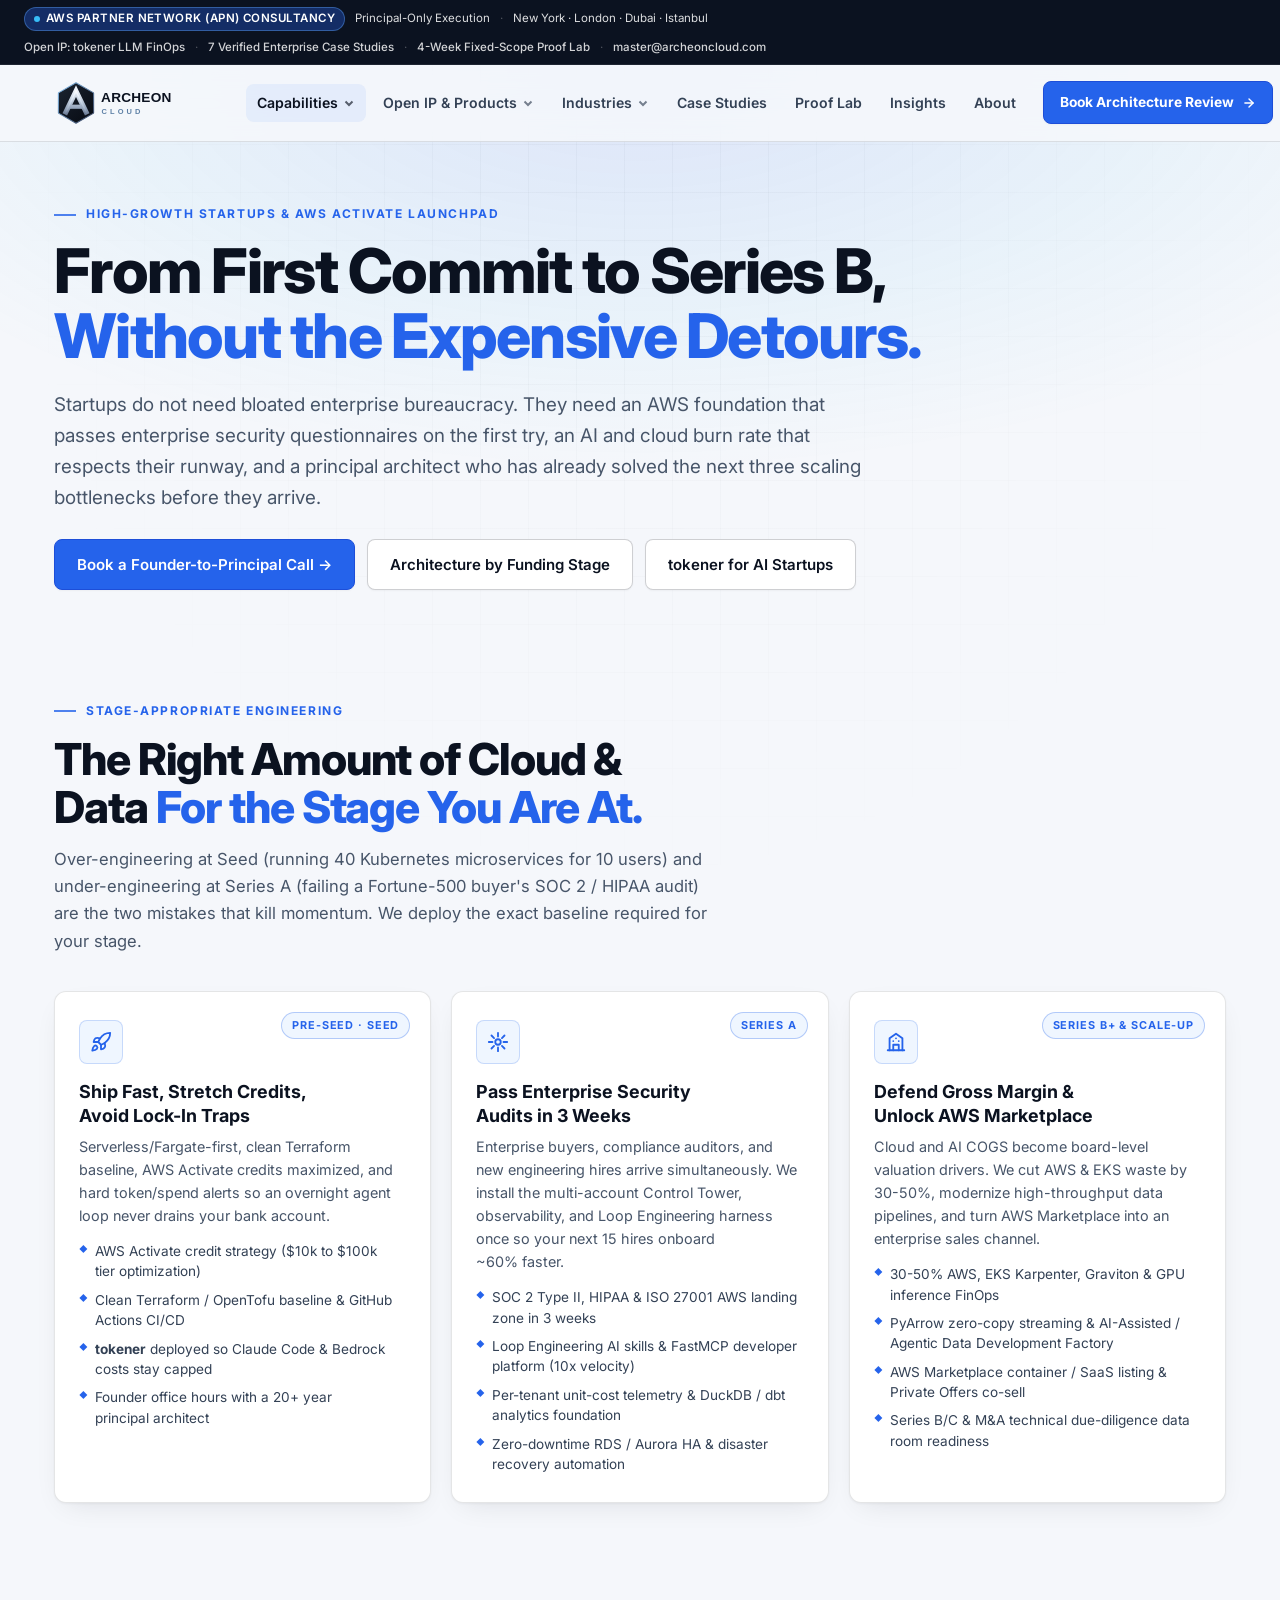
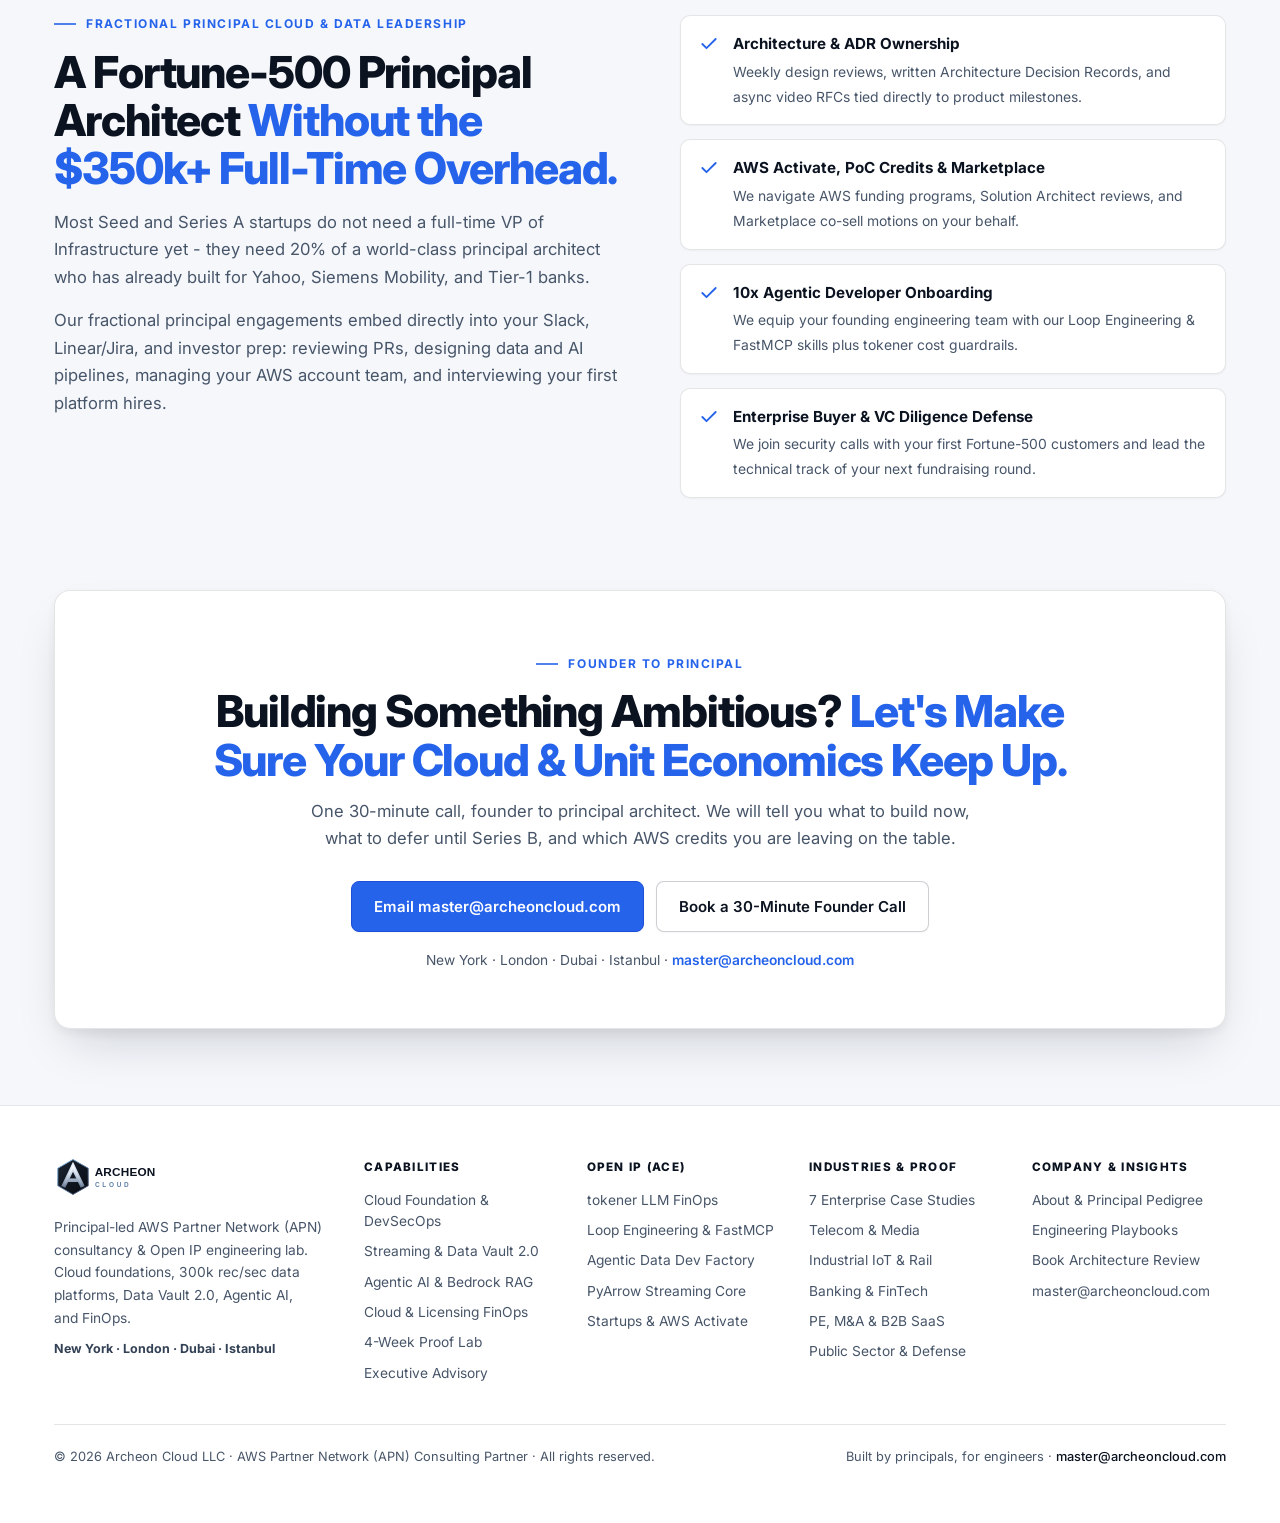
<file: startups/index.html>
<!DOCTYPE html>
<html lang="en">

<head>
  <meta charset="UTF-8" />
  <meta name="viewport" content="width=device-width, initial-scale=1.0" />
  <title>Startup Guidance &amp; AWS Activate Launchpad - Seed to Series B+ | Archeon Cloud</title>
  <meta name="description"
    content="Startup guidance from a principal-led AWS Partner: AWS Activate credit strategy, SOC 2 / HIPAA-ready Terraform landing zones in 3 weeks, Loop Engineering 10x AI velocity, and tokener LLM cost guardrails." />
  <link rel="canonical" href="https://archeoncloud.com/startups/" />
  <meta property="og:type" content="website" />
  <meta property="og:title" content="Startup Guidance &amp; AWS Activate Launchpad - Archeon Cloud" />
  <meta property="og:description"
    content="From first commit to Series B without the expensive detours: diligence-ready AWS architecture, fractional principal leadership, and unit economics that match your runway." />
  <meta property="og:url" content="https://archeoncloud.com/startups/" />
  <meta property="og:image" content="https://archeoncloud.com/assets/mark.png" />
  <meta name="twitter:card" content="summary_large_image" />
  <meta name="theme-color" content="#0B1220" />
  <link rel="icon" type="image/png" sizes="32x32" href="../assets/favicon.png" />
  <link rel="apple-touch-icon" href="../assets/mark.png" />
  <link rel="preconnect" href="https://fonts.googleapis.com" />
  <link rel="preconnect" href="https://fonts.gstatic.com" crossorigin />
  <link href="https://fonts.googleapis.com/css2?family=Inter:wght@400;500;600;700;800;900&display=swap"
    rel="stylesheet" />
  <link rel="stylesheet" href="../assets/style.css" />
</head>

<body>

  <div class="aurora" aria-hidden="true"></div>
  <div class="grid-fade" aria-hidden="true"></div>

  <!-- Top Institutional APN Utility Bar -->
  <div class="top-bar">
    <div class="top-bar__inner">
      <div class="top-bar__left">
        <span class="top-bar__pill"><span class="pulse"></span> AWS Partner Network (APN) Consultancy</span>
        <span>Principal-Only Execution</span>
        <span class="top-bar__sep">·</span>
        <span>New York · London · Dubai · Istanbul</span>
      </div>
      <div class="top-bar__right">
        <a href="../product/tokener/">Open IP: tokener LLM FinOps</a>
        <span class="top-bar__sep">·</span>
        <a href="../case-studies/">7 Verified Enterprise Case Studies</a>
        <span class="top-bar__sep">·</span>
        <a href="../poc/">4-Week Fixed-Scope Proof Lab</a>
        <span class="top-bar__sep">·</span>
        <a href="mailto:master@archeoncloud.com">master@archeoncloud.com</a>
      </div>
    </div>
  </div>

  <!-- Sticky Header & Mega-Menu Navigation -->
  <div class="site-header-shell">
    <div class="wrap">
      <header class="site">
        <a class="brand" href="../" aria-label="Archeon Cloud home">
          <img src="../assets/logo.svg" alt="Archeon Cloud - Principal AWS Consultancy" />
        </a>
        <input type="checkbox" id="nav-toggle" class="nav-toggle" aria-hidden="true" />
        <label for="nav-toggle" class="nav-burger" aria-label="Toggle navigation"><span></span></label>
        <nav class="nav" aria-label="Primary">
          <div class="nav-item">
            <a href="../services/" class="active">
              Capabilities
              <svg class="nav-caret" viewBox="0 0 12 12" fill="none" stroke="currentColor" stroke-width="2">
                <path d="M2.5 4.5L6 8l3.5-3.5" />
              </svg>
            </a>
            <div class="nav-drop nav-drop--wide">
              <div class="nav-drop__head">4 Core Capability Practices &amp; Advisory</div>
              <a href="../services/#architecture">
                <strong>01 · Cloud Foundation &amp; DevSecOps</strong>
                <span>Multi-account AWS Control Tower, Terraform IaC, Golden AMIs, zero-downtime migration.</span>
              </a>
              <a href="../services/#streaming">
                <strong>02 · High-Throughput Data &amp; Data Vault 2.0</strong>
                <span>300k rec/sec PyArrow streaming, dbt Hybrid Data Vault 2.0, Iceberg &amp; Snowflake
                  lakehouses.</span>
              </a>
              <a href="../services/#genai">
                <strong>03 · Agentic AI &amp; Developer Platforms</strong>
                <span>Amazon Bedrock RAG, FastMCP tool servers, Loop Engineering &amp; 10x agentic workflows.</span>
              </a>
              <a href="../services/#finops">
                <strong>04 · Cloud FinOps &amp; Commercial Licensing</strong>
                <span>22% cloud spend recovery, Oracle Exadata &amp; SQL optimization, tokener LLM economics.</span>
              </a>
              <a href="../consultancy/">
                <strong>Executive Advisory &amp; Fractional Principal</strong>
                <span>M&amp;A technical due diligence, architecture rescue, and board-grade roadmaps.</span>
              </a>
              <a href="../startups/">
                <strong>High-Growth Startups &amp; AWS Activate</strong>
                <span>SOC 2 / HIPAA-ready foundations in 3 weeks with credit-aligned co-funding.</span>
              </a>
            </div>
          </div>

          <div class="nav-item">
            <a href="../product/tokener/">
              Open IP &amp; Products
              <svg class="nav-caret" viewBox="0 0 12 12" fill="none" stroke="currentColor" stroke-width="2">
                <path d="M2.5 4.5L6 8l3.5-3.5" />
              </svg>
            </a>
            <div class="nav-drop">
              <div class="nav-drop__head">The Archeon Cloud Engine (ACE)</div>
              <a href="../product/tokener/">
                <strong>tokener · LLM FinOps Control Plane</strong>
                <span>Self-hosted pre-stream token budget enforcement &amp; real-time cost attribution for Bedrock,
                  Anthropic &amp; OpenAI.</span>
              </a>
              <a href="../services/#genai">
                <strong>Loop Engineering &amp; AI Skills OS</strong>
                <span>Reusable FastMCP servers &amp; agentic context protocols delivering 10x developer velocity.</span>
              </a>
              <a href="../services/#data-vault">
                <strong>Agentic Data Development Factory</strong>
                <span>AI Skills &amp; MCP solutions for Data Engineering, Data Architecture, Governance Audit &amp; DB
                  Performance Tuning.</span>
              </a>
              <a href="../services/#streaming">
                <strong>PyArrow C++ Zero-Copy Streaming Core</strong>
                <span>300k records/sec micro-batch Parquet engine running under 80 MB RAM at 1/10th Spark cost.</span>
              </a>
            </div>
          </div>

          <div class="nav-item">
            <a href="../industries/">
              Industries
              <svg class="nav-caret" viewBox="0 0 12 12" fill="none" stroke="currentColor" stroke-width="2">
                <path d="M2.5 4.5L6 8l3.5-3.5" />
              </svg>
            </a>
            <div class="nav-drop nav-drop--wide">
              <div class="nav-drop__head">Regulated &amp; High-Velocity Verticals</div>
              <a href="../industries/#telecom">
                <strong>Telecom &amp; Digital Media</strong>
                <span>50M+ subscriber DPI telemetry, 20.5B daily records, sub-minute observability.</span>
              </a>
              <a href="../industries/#iiot">
                <strong>Industrial IoT, Rail &amp; Mobility</strong>
                <span>50M+ daily sensor files, fleet digital twins, predictive maintenance on AWS.</span>
              </a>
              <a href="../industries/#fintech">
                <strong>Banking, Capital Markets &amp; FinTech</strong>
                <span>PCI-DSS, SOX &amp; GDPR lakehouses, risk analytics, commercial database FinOps.</span>
              </a>
              <a href="../industries/#pe-saas">
                <strong>Private Equity, M&amp;A &amp; B2B SaaS</strong>
                <span>Post-merger cloud carve-outs, 1,000x CI/CD acceleration, SaaS unit economics.</span>
              </a>
              <a href="../industries/#retail">
                <strong>Global Retail &amp; Supply Chain</strong>
                <span>Omnichannel demand forecasting, 100% crash elimination via dbt &amp; DuckDB.</span>
              </a>
              <a href="../industries/#govtech">
                <strong>Public Sector, Defense &amp; GovTech</strong>
                <span>Air-gapped migrations, 80 TB intelligence archives, 19x national tax platform scale.</span>
              </a>
            </div>
          </div>

          <a href="../case-studies/">Case Studies</a>
          <a href="../poc/">Proof Lab</a>
          <a href="../blog/">Insights</a>
          <a href="../about/">About</a>
        </nav>
        <a class="nav-cta" href="../contact/">
          Book Architecture Review
          <svg width="14" height="14" viewBox="0 0 24 24" fill="none" stroke="currentColor" stroke-width="2.4"
            stroke-linecap="round" stroke-linejoin="round">
            <path d="M5 12h14" />
            <path d="m12 5 7 7-7 7" />
          </svg>
        </a>
      </header>
    </div>
  </div>

  <div class="wrap">
    <main>
      <section class="hero hero--left">
        <div class="eyebrow">High-Growth Startups &amp; AWS Activate Launchpad</div>
        <h1>From First Commit to Series B, <span class="grad">Without the Expensive Detours.</span></h1>
        <p class="lede">
          Startups do not need bloated enterprise bureaucracy.
          They need an AWS foundation that passes enterprise security questionnaires on the first try, an AI and cloud
          burn rate that respects their runway, and a principal architect who has already solved the next three scaling
          bottlenecks before they arrive.
        </p>
        <div class="cta-row" style="margin-top:26px;">
          <a class="btn" href="../contact/">Book a Founder-to-Principal Call →</a>
          <a class="btn btn--ghost" href="#stages">Architecture by Funding Stage</a>
          <a class="btn btn--ghost" href="../product/tokener/">tokener for AI Startups</a>
        </div>
      </section>

      <section class="block" id="stages">
        <div class="eyebrow">Stage-Appropriate Engineering</div>
        <h2>The Right Amount of Cloud &amp; Data <span class="grad">For the Stage You Are At.</span></h2>
        <p class="sub">
          Over-engineering at Seed (running 40 Kubernetes microservices for 10 users) and under-engineering at Series A
          (failing a Fortune-500 buyer's SOC 2 / HIPAA audit) are the two mistakes that kill momentum.
          We deploy the exact baseline required for your stage.
        </p>
        <div class="grid grid-3">
          <article class="card">
            <span class="tag">Pre-Seed · Seed</span>
            <div class="ico"><svg width="22" height="22" viewBox="0 0 24 24" fill="none" stroke="#2563EB"
                stroke-width="2" stroke-linecap="round" stroke-linejoin="round">
                <path d="M4.5 16.5c-1.5 1.3-2 5-2 5s3.7-.5 5-2c.7-.8.7-2.1-.1-2.9a2.1 2.1 0 0 0-2.9-.1z" />
                <path d="M12 15l-3-3a22 22 0 0 1 2-3.9A12.9 12.9 0 0 1 22 2c0 2.7-.9 7.5-6 11a22 22 0 0 1-4 2z" />
                <path d="M9 12H4s.5-3 2-4c1.6-1.1 5 0 5 0M12 15v5s3-.5 4-2c1.1-1.6 0-5 0-5" />
              </svg></div>
            <h3>Ship Fast, Stretch Credits, Avoid Lock-In Traps</h3>
            <p>Serverless/Fargate-first, clean Terraform baseline, AWS Activate credits maximized, and hard token/spend
              alerts so an overnight agent loop never drains your bank account.</p>
            <ul>
              <li>AWS Activate credit strategy ($10k to $100k tier optimization)</li>
              <li>Clean Terraform / OpenTofu baseline &amp; GitHub Actions CI/CD</li>
              <li><strong>tokener</strong> deployed so Claude Code &amp; Bedrock costs stay capped</li>
              <li>Founder office hours with a 20+ year principal architect</li>
            </ul>
          </article>

          <article class="card">
            <span class="tag">Series A</span>
            <div class="ico"><svg width="22" height="22" viewBox="0 0 24 24" fill="none" stroke="#2563EB"
                stroke-width="2" stroke-linecap="round" stroke-linejoin="round">
                <path
                  d="M12 2v4M12 18v4M4.9 4.9l2.8 2.8M16.3 16.3l2.8 2.8M2 12h4M18 12h4M4.9 19.1l2.8-2.8M16.3 7.7l2.8-2.8" />
                <circle cx="12" cy="12" r="3" />
              </svg></div>
            <h3>Pass Enterprise Security Audits in 3 Weeks</h3>
            <p>Enterprise buyers, compliance auditors, and new engineering hires arrive simultaneously. We install the
              multi-account Control Tower, observability, and Loop Engineering harness once so your next 15 hires
              onboard ~60% faster.</p>
            <ul>
              <li>SOC 2 Type II, HIPAA &amp; ISO 27001 AWS landing zone in 3 weeks</li>
              <li>Loop Engineering AI skills &amp; FastMCP developer platform (10x velocity)</li>
              <li>Per-tenant unit-cost telemetry &amp; DuckDB / dbt analytics foundation</li>
              <li>Zero-downtime RDS / Aurora HA &amp; disaster recovery automation</li>
            </ul>
          </article>

          <article class="card">
            <span class="tag">Series B+ &amp; Scale-Up</span>
            <div class="ico"><svg width="22" height="22" viewBox="0 0 24 24" fill="none" stroke="#2563EB"
                stroke-width="2" stroke-linecap="round" stroke-linejoin="round">
                <path d="M3 21h18" />
                <path d="M5 21V8l7-5 7 5v13" />
                <path d="M9 21v-6h6v6" />
                <path d="M9 11h.01M15 11h.01M12 8h.01" />
              </svg></div>
            <h3>Defend Gross Margin &amp; Unlock AWS Marketplace</h3>
            <p>Cloud and AI COGS become board-level valuation drivers. We cut AWS &amp; EKS waste by 30-50%, modernize
              high-throughput data pipelines, and turn AWS Marketplace into an enterprise sales channel.</p>
            <ul>
              <li>30-50% AWS, EKS Karpenter, Graviton &amp; GPU inference FinOps</li>
              <li>PyArrow zero-copy streaming &amp; AI-Assisted / Agentic Data Development Factory</li>
              <li>AWS Marketplace container / SaaS listing &amp; Private Offers co-sell</li>
              <li>Series B/C &amp; M&amp;A technical due-diligence data room readiness</li>
            </ul>
          </article>
        </div>
      </section>

      <section class="block">
        <div class="split">
          <div>
            <div class="eyebrow">Fractional Principal Cloud &amp; Data Leadership</div>
            <h2>A Fortune-500 Principal Architect <span class="grad">Without the $350k+ Full-Time Overhead.</span></h2>
            <p class="sub">
              Most Seed and Series A startups do not need a full-time VP of Infrastructure yet - they need 20% of a
              world-class principal architect who has already built for Yahoo, Siemens Mobility, and Tier-1 banks.
            </p>
            <p class="sub">
              Our fractional principal engagements embed directly into your Slack, Linear/Jira, and investor prep:
              reviewing PRs, designing data and AI pipelines, managing your AWS account team, and interviewing your
              first platform hires.
            </p>
          </div>
          <ul class="checks">
            <li>
              <svg width="20" height="20" viewBox="0 0 24 24" fill="none" stroke="#2563EB" stroke-width="2.2"
                stroke-linecap="round" stroke-linejoin="round">
                <path d="M20 6 9 17l-5-5" />
              </svg>
              <div><b>Architecture &amp; ADR Ownership</b><span>Weekly design reviews, written Architecture Decision
                  Records, and async video RFCs tied directly to product milestones.</span></div>
            </li>
            <li>
              <svg width="20" height="20" viewBox="0 0 24 24" fill="none" stroke="#2563EB" stroke-width="2.2"
                stroke-linecap="round" stroke-linejoin="round">
                <path d="M20 6 9 17l-5-5" />
              </svg>
              <div><b>AWS Activate, PoC Credits &amp; Marketplace</b><span>We navigate AWS funding programs, Solution
                  Architect reviews, and Marketplace co-sell motions on your behalf.</span></div>
            </li>
            <li>
              <svg width="20" height="20" viewBox="0 0 24 24" fill="none" stroke="#2563EB" stroke-width="2.2"
                stroke-linecap="round" stroke-linejoin="round">
                <path d="M20 6 9 17l-5-5" />
              </svg>
              <div><b>10x Agentic Developer Onboarding</b><span>We equip your founding engineering team with our Loop
                  Engineering &amp; FastMCP skills plus tokener cost guardrails.</span></div>
            </li>
            <li>
              <svg width="20" height="20" viewBox="0 0 24 24" fill="none" stroke="#2563EB" stroke-width="2.2"
                stroke-linecap="round" stroke-linejoin="round">
                <path d="M20 6 9 17l-5-5" />
              </svg>
              <div><b>Enterprise Buyer &amp; VC Diligence Defense</b><span>We join security calls with your first
                  Fortune-500 customers and lead the technical track of your next fundraising round.</span></div>
            </li>
          </ul>
        </div>
      </section>

      <section class="contact" id="contact">
        <div class="eyebrow" style="justify-content:center;">Founder to Principal</div>
        <h2>Building Something Ambitious? <span class="grad">Let's Make Sure Your Cloud &amp; Unit Economics Keep
            Up.</span></h2>
        <p class="sub">One 30-minute call, founder to principal architect. We will tell you what to build now, what to
          defer until Series B, and which AWS credits you are leaving on the table.</p>
        <div class="cta-row">
          <a class="btn"
            href="mailto:master@archeoncloud.com?subject=Archeon%20Cloud%20-%20Startup%20Architecture%20%26%20Activate%20Review">Email
            master@archeoncloud.com</a>
          <a class="btn btn--ghost" href="../contact/">Book a 30-Minute Founder Call</a>
        </div>
        <span class="contact-mail">New York · London · Dubai · Istanbul · <a
            href="mailto:master@archeoncloud.com">master@archeoncloud.com</a></span>
      </section>
    </main>
  </div>

  <!-- Institutional Footer -->
  <footer>
    <div class="wrap">
      <div class="foot-grid">
        <div>
          <img src="../assets/logo.svg" alt="Archeon Cloud" />
          <p>Principal-led AWS Partner Network (APN) consultancy &amp; Open IP engineering lab. Cloud foundations, 300k
            rec/sec data platforms, Data Vault 2.0, Agentic AI, and FinOps.</p>
          <p style="margin-top: 10px; font-size: 0.78rem; color: var(--silver);"><strong>New York · London · Dubai ·
              Istanbul</strong></p>
        </div>
        <div>
          <h4>Capabilities</h4>
          <ul>
            <li><a href="../services/#architecture">Cloud Foundation &amp; DevSecOps</a></li>
            <li><a href="../services/#streaming">Streaming &amp; Data Vault 2.0</a></li>
            <li><a href="../services/#genai">Agentic AI &amp; Bedrock RAG</a></li>
            <li><a href="../services/#finops">Cloud &amp; Licensing FinOps</a></li>
            <li><a href="../poc/">4-Week Proof Lab</a></li>
            <li><a href="../consultancy/">Executive Advisory</a></li>
          </ul>
        </div>
        <div>
          <h4>Open IP (ACE)</h4>
          <ul>
            <li><a href="../product/tokener/">tokener LLM FinOps</a></li>
            <li><a href="../services/#genai">Loop Engineering &amp; FastMCP</a></li>
            <li><a href="../services/#data-vault">Agentic Data Dev Factory</a></li>
            <li><a href="../services/#streaming">PyArrow Streaming Core</a></li>
            <li><a href="../startups/">Startups &amp; AWS Activate</a></li>
          </ul>
        </div>
        <div>
          <h4>Industries &amp; Proof</h4>
          <ul>
            <li><a href="../case-studies/">7 Enterprise Case Studies</a></li>
            <li><a href="../industries/#telecom">Telecom &amp; Media</a></li>
            <li><a href="../industries/#iiot">Industrial IoT &amp; Rail</a></li>
            <li><a href="../industries/#fintech">Banking &amp; FinTech</a></li>
            <li><a href="../industries/#pe-saas">PE, M&amp;A &amp; B2B SaaS</a></li>
            <li><a href="../industries/#govtech">Public Sector &amp; Defense</a></li>
          </ul>
        </div>
        <div>
          <h4>Company &amp; Insights</h4>
          <ul>
            <li><a href="../about/">About &amp; Principal Pedigree</a></li>
            <li><a href="../blog/">Engineering Playbooks</a></li>
            <li><a href="../contact/">Book Architecture Review</a></li>
            <li><a href="mailto:master@archeoncloud.com">master@archeoncloud.com</a></li>
          </ul>
        </div>
      </div>
      <div class="foot-bottom">
        <span>© 2026 Archeon Cloud LLC · AWS Partner Network (APN) Consulting Partner · All rights reserved.</span>
        <span>Built by principals, for engineers · <a
            href="mailto:master@archeoncloud.com">master@archeoncloud.com</a></span>
      </div>
    </div>
  </footer>

</body>

</html>
</file>
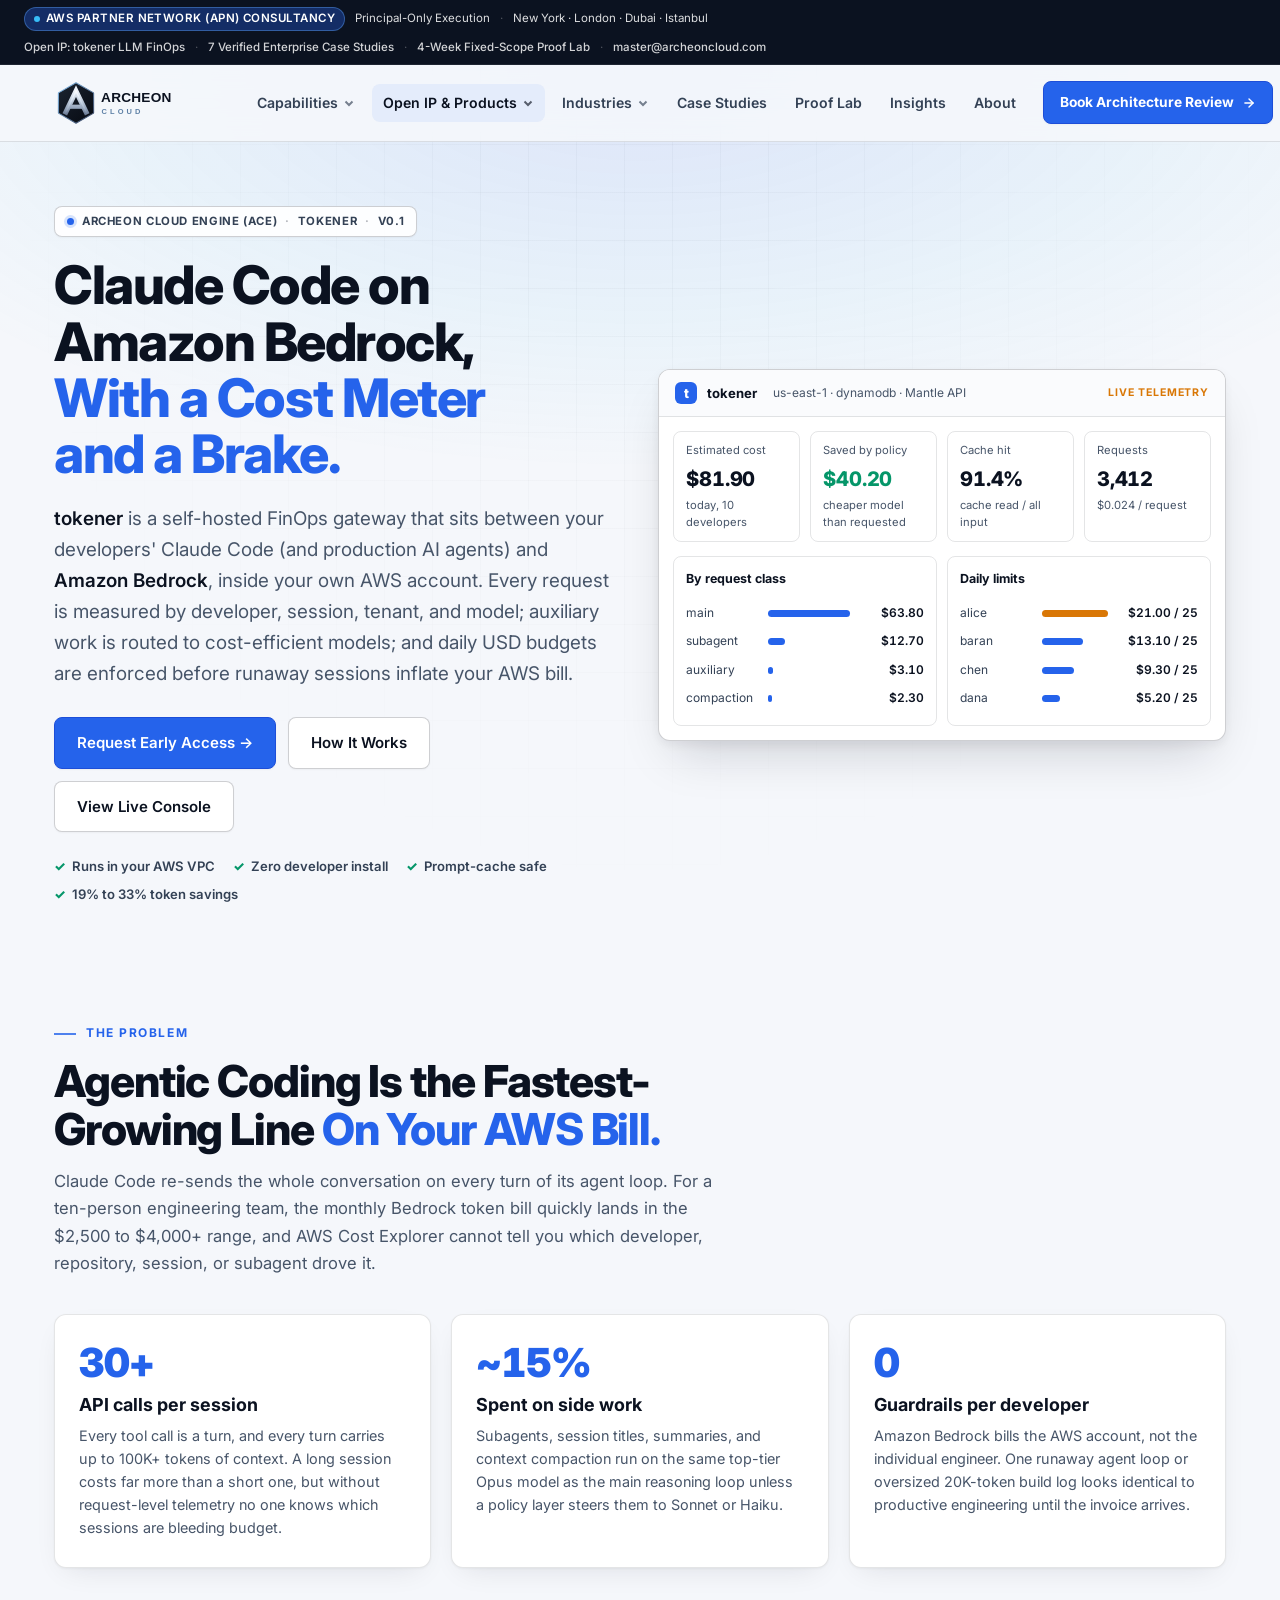
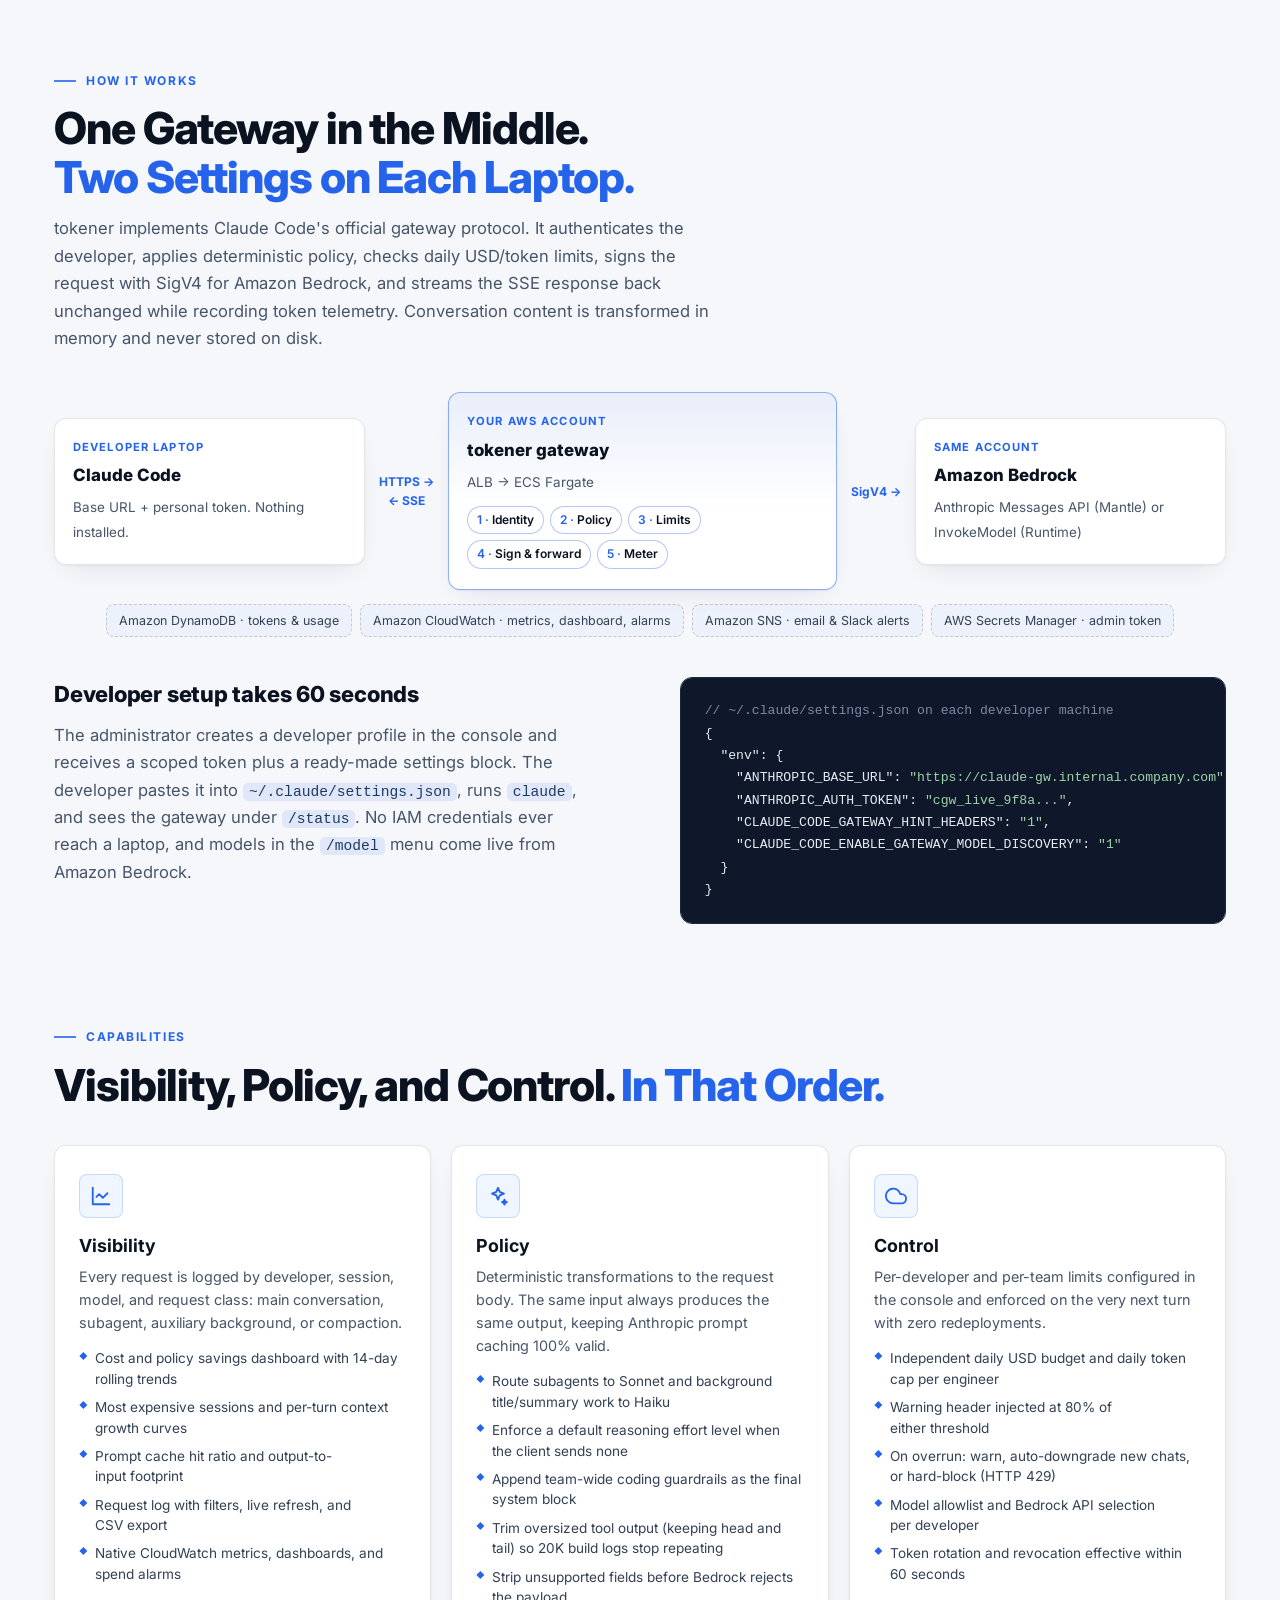
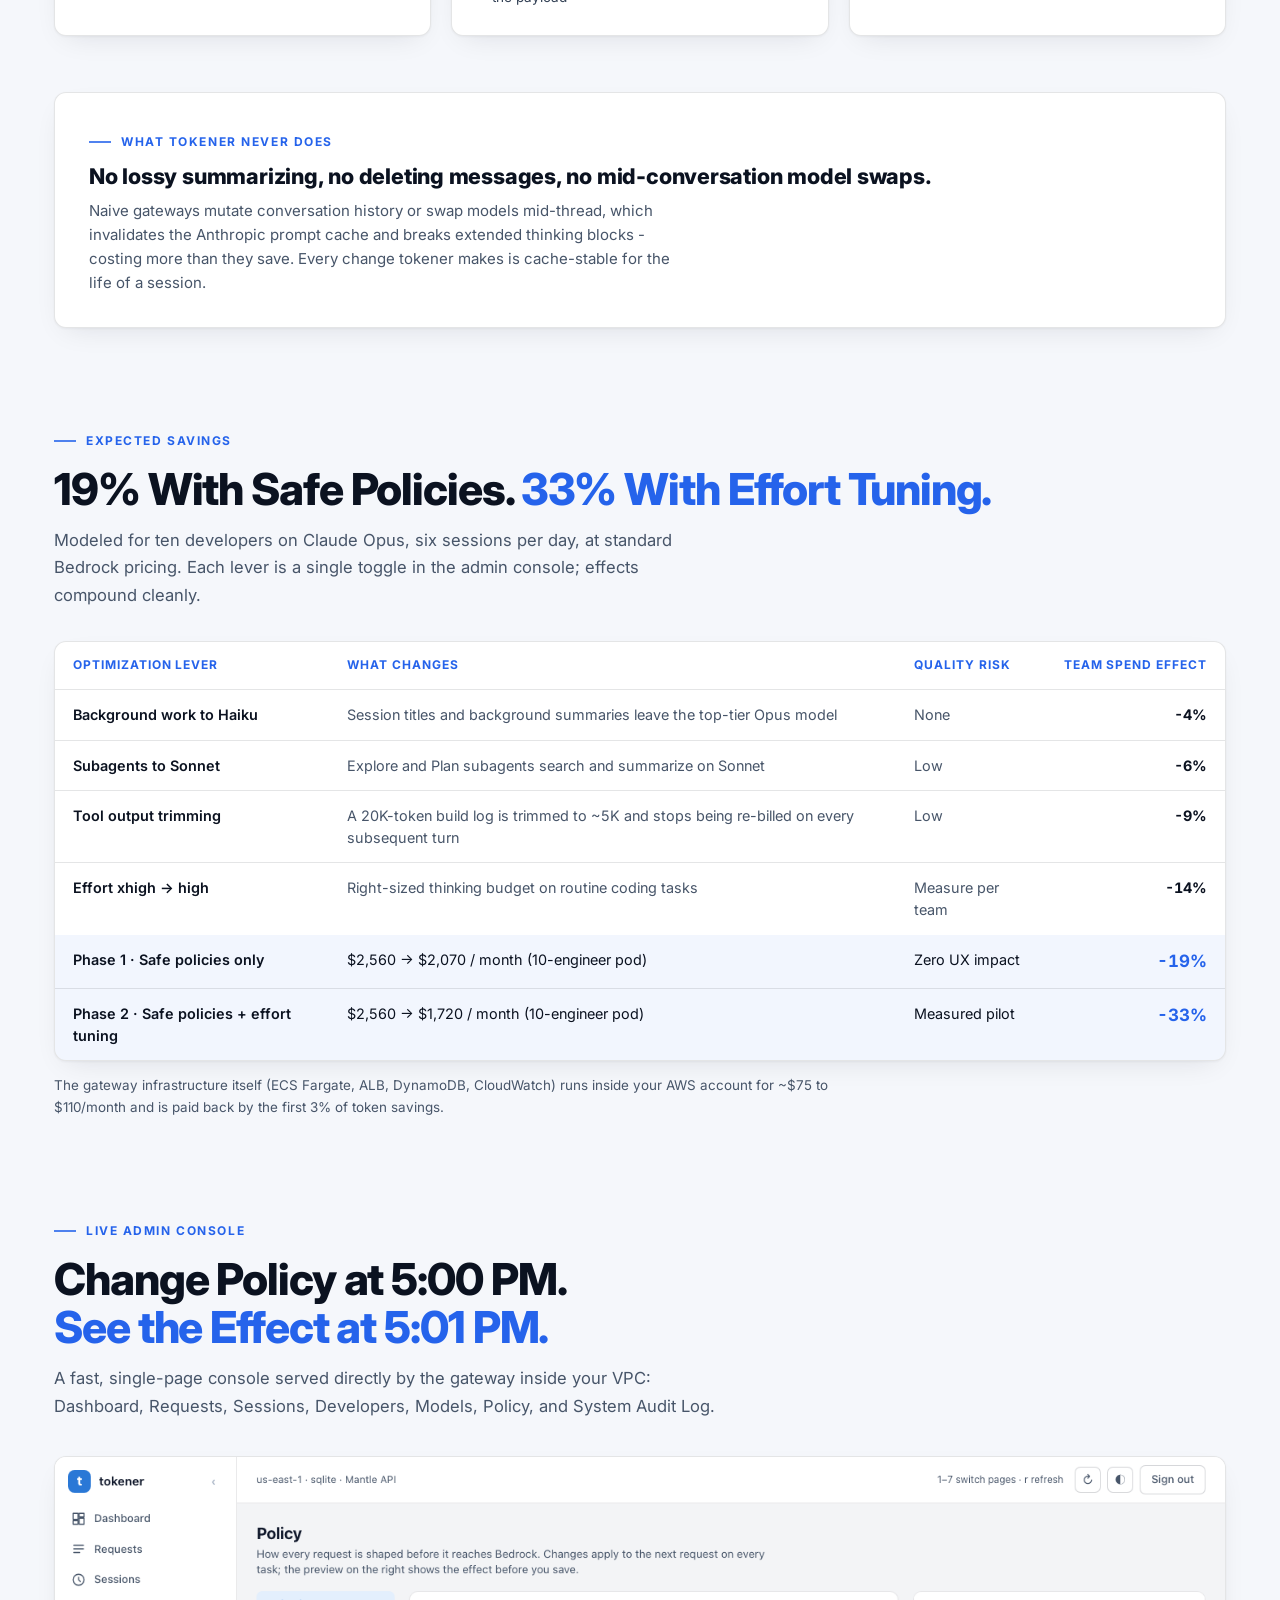
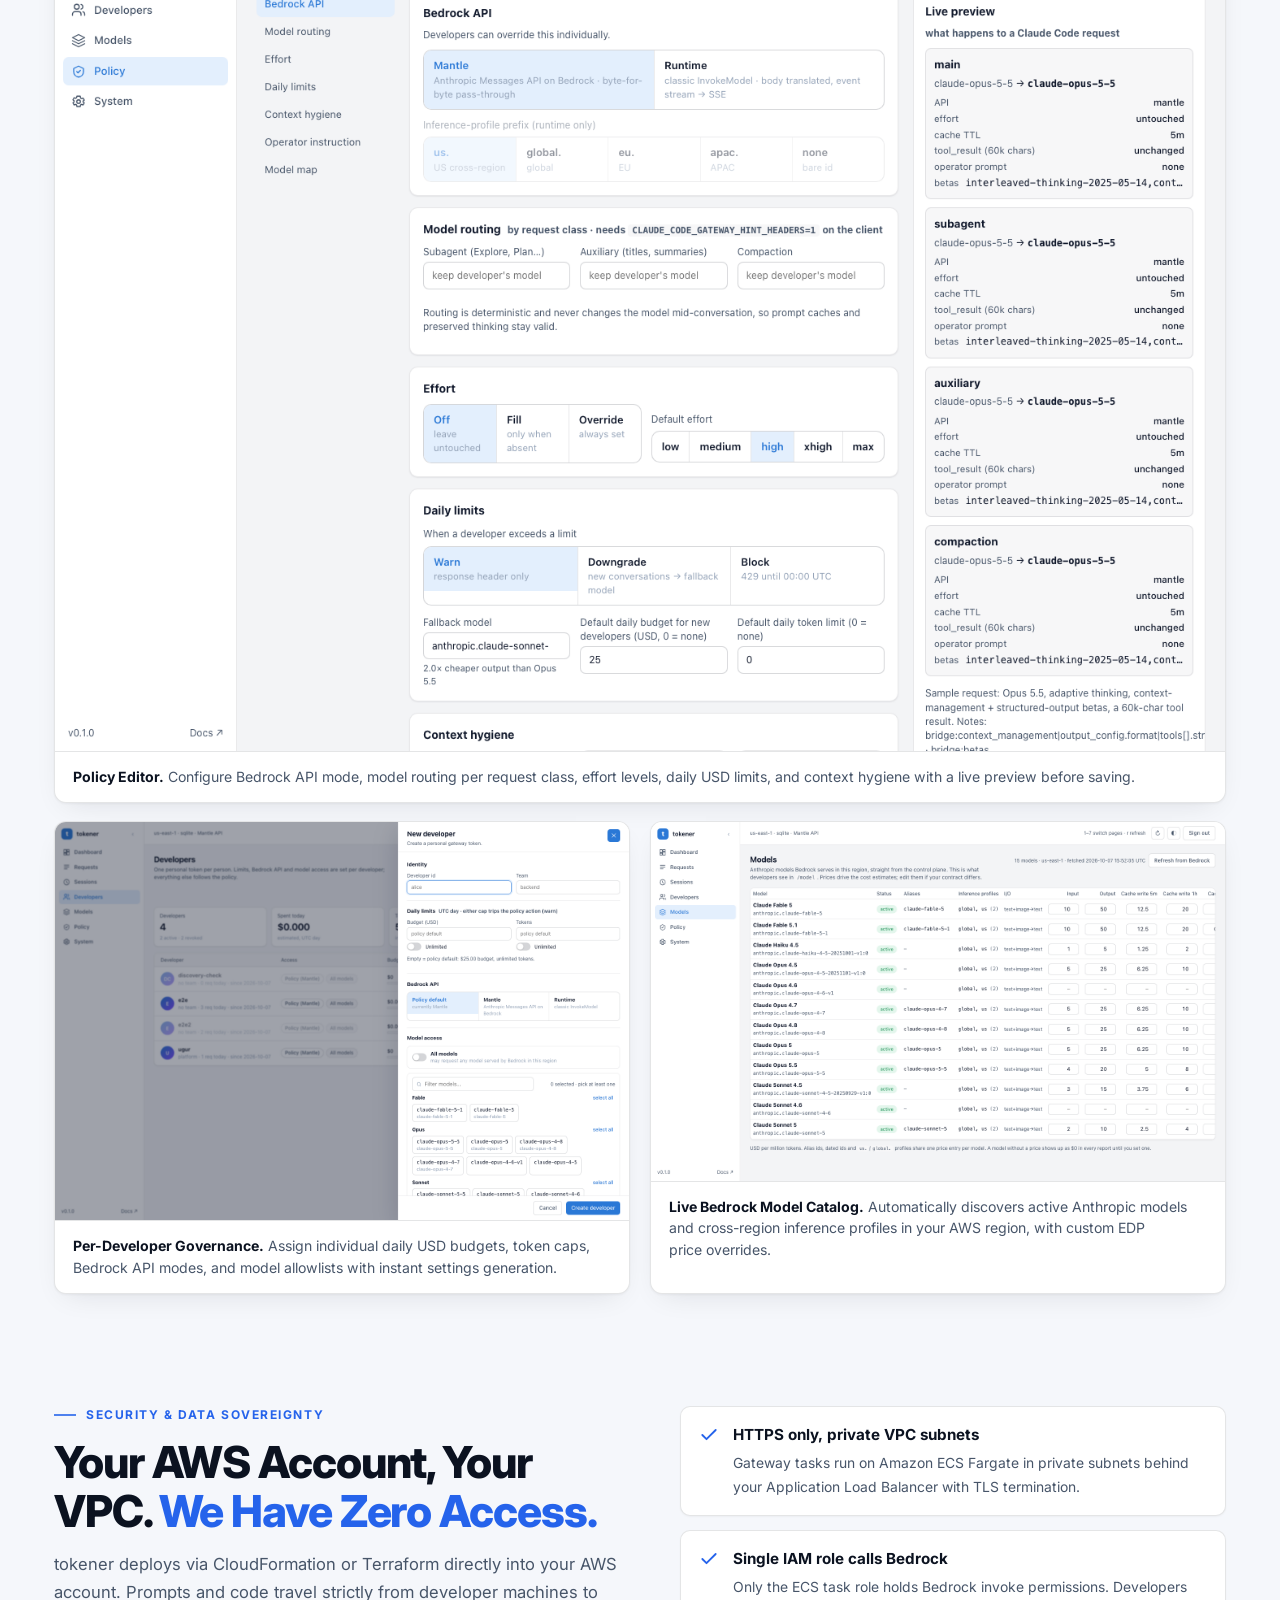
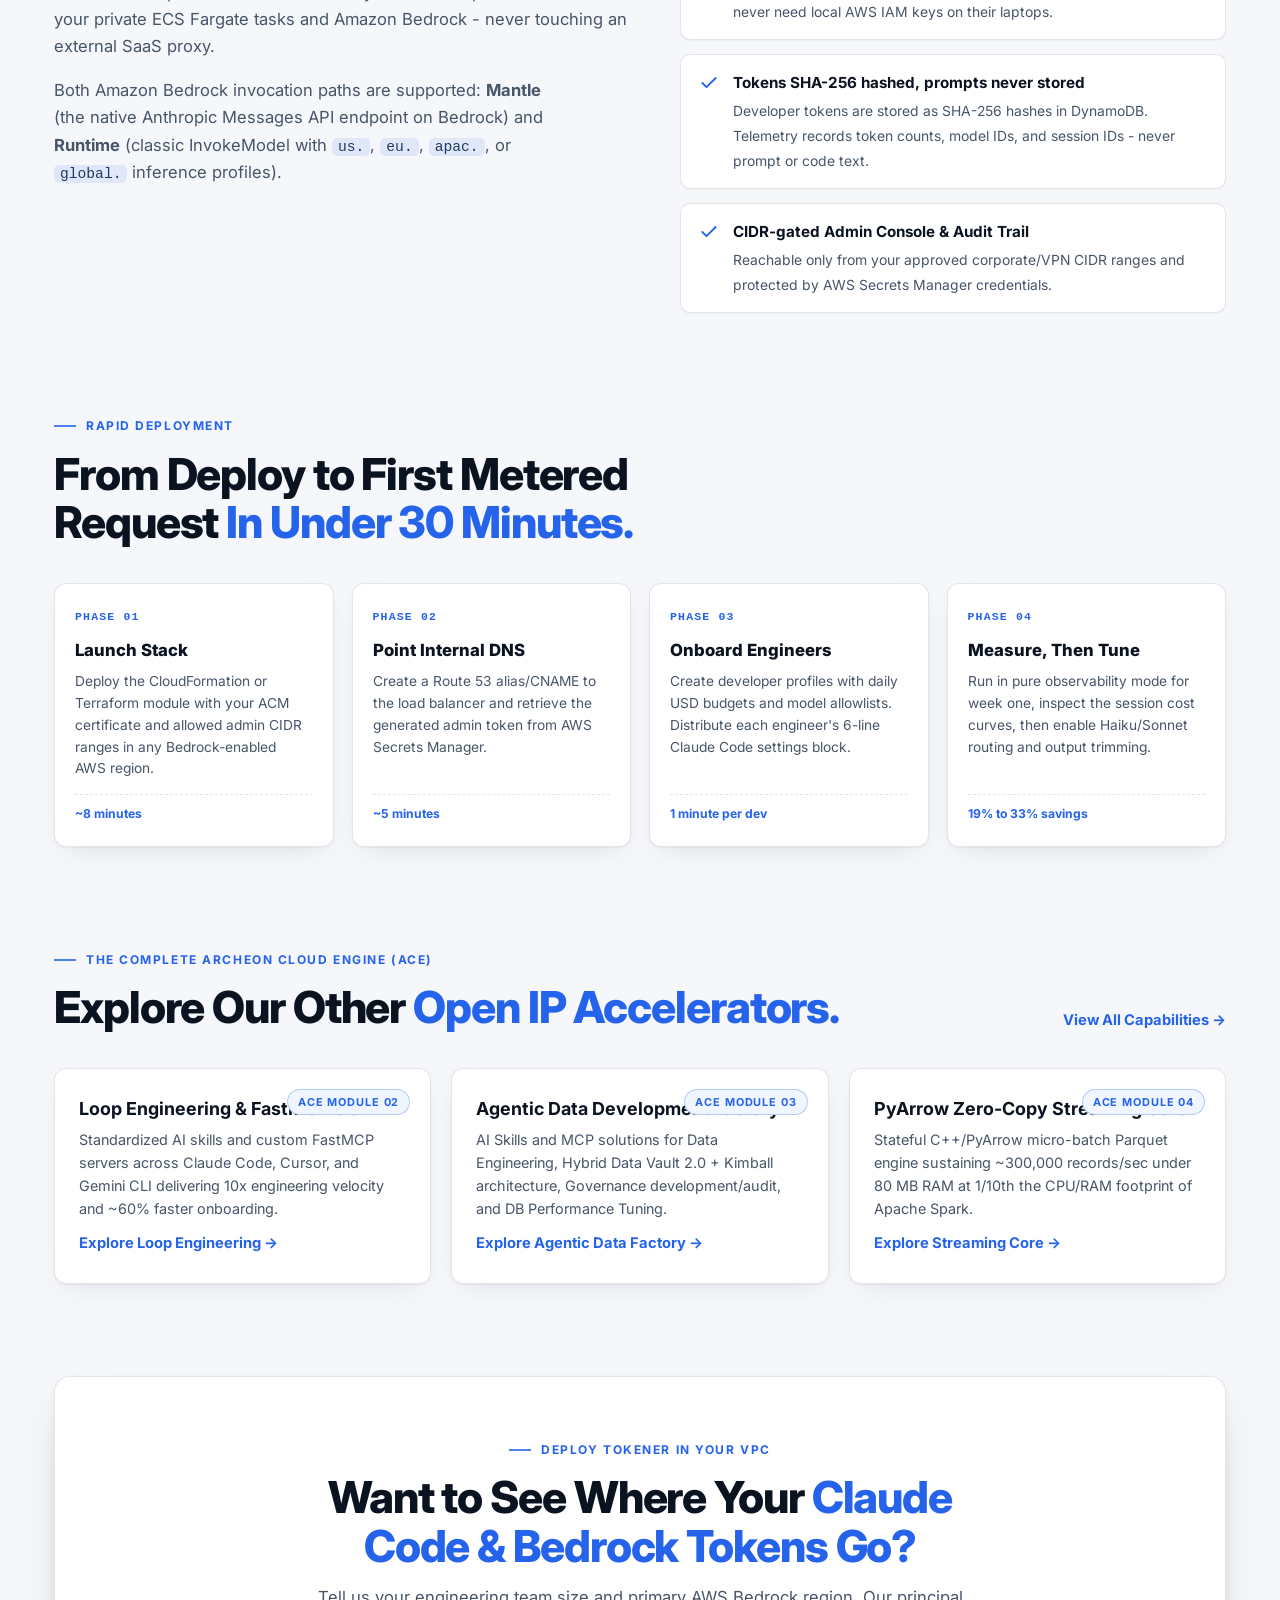
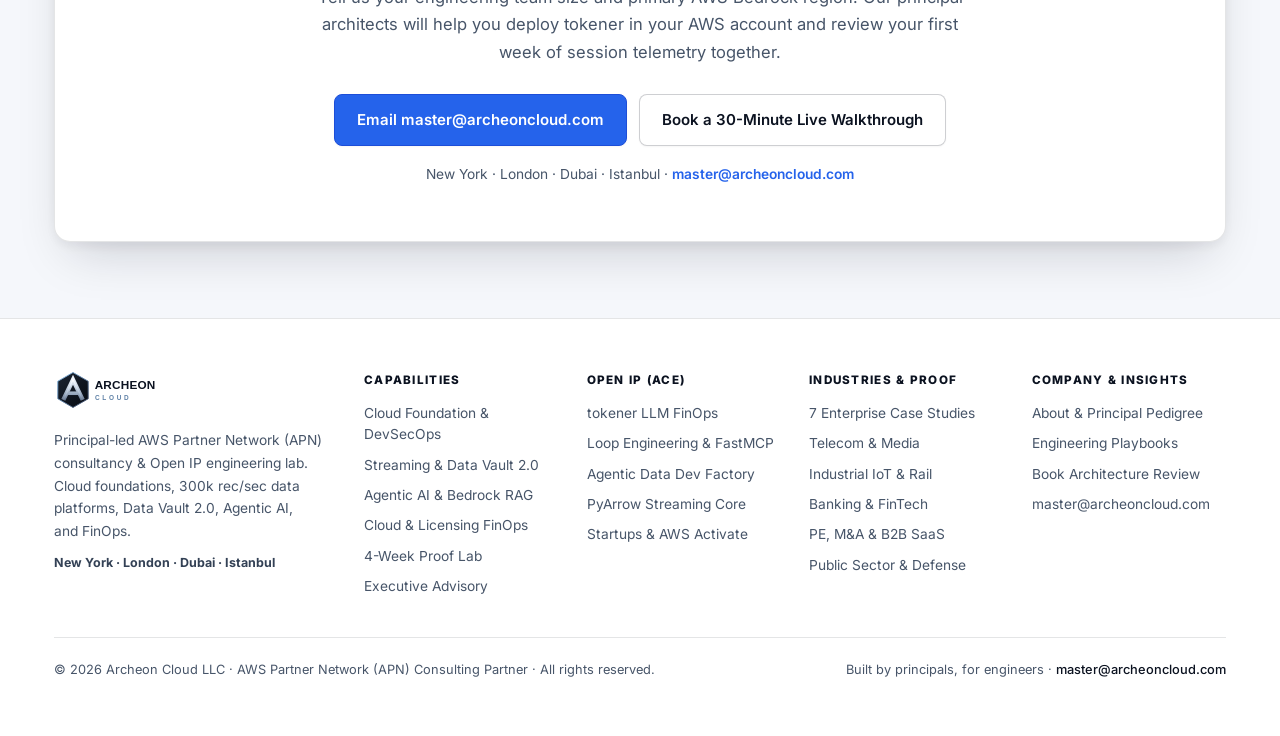
<file: product/tokener/index.html>
<!DOCTYPE html>
<html lang="en">
<head>
<meta charset="UTF-8" />
<meta name="viewport" content="width=device-width, initial-scale=1.0" />
<title>tokener - Self-Hosted Claude Code &amp; LLM Cost Control Plane for Amazon Bedrock | Archeon Cloud</title>
<meta name="description" content="tokener is a self-hosted FinOps gateway between Claude Code, agentic applications, and Amazon Bedrock inside your AWS account. Per-developer tokens, daily USD budgets, live cost dashboards, and prompt-cache-safe routing that cut token spend by 19% to 33%." />
<link rel="canonical" href="https://archeoncloud.com/product/tokener/" />
<meta property="og:type" content="product" />
<meta property="og:title" content="tokener - Claude Code &amp; Agentic AI on Amazon Bedrock, With a Cost Meter and a Brake" />
<meta property="og:description" content="Self-hosted LLM cost attribution and pre-stream budget gateway running on ECS Fargate in your AWS account. Part of the Archeon Cloud Engine (ACE) Open IP portfolio." />
<meta property="og:url" content="https://archeoncloud.com/product/tokener/" />
<meta property="og:image" content="https://archeoncloud.com/assets/mark.png" />
<meta name="twitter:card" content="summary_large_image" />
<meta name="theme-color" content="#0B1220" />
<link rel="icon" type="image/png" sizes="32x32" href="../../assets/favicon.png" />
<link rel="apple-touch-icon" href="../../assets/mark.png" />
<link rel="preconnect" href="https://fonts.googleapis.com" />
<link rel="preconnect" href="https://fonts.gstatic.com" crossorigin />
<link href="https://fonts.googleapis.com/css2?family=Inter:wght@400;500;600;700;800;900&display=swap" rel="stylesheet" />
<link rel="stylesheet" href="../../assets/style.css" />
<script type="application/ld+json">
{
  "@context": "https://schema.org",
  "@type": "SoftwareApplication",
  "name": "tokener",
  "applicationCategory": "DeveloperApplication",
  "operatingSystem": "AWS (Amazon ECS on AWS Fargate)",
  "softwareVersion": "0.1.0",
  "url": "https://archeoncloud.com/product/tokener/",
  "description": "Self-hosted gateway between Claude Code / LLM applications and Amazon Bedrock with per-developer budgets, token limits, cost dashboards, and prompt-cache-safe optimization policies.",
  "publisher": { "@type": "Organization", "name": "Archeon Cloud", "url": "https://archeoncloud.com/" }
}
</script>
</head>
<body>

<div class="aurora" aria-hidden="true"></div>
<div class="grid-fade" aria-hidden="true"></div>

<!-- Top Institutional APN Utility Bar -->
<div class="top-bar">
  <div class="top-bar__inner">
    <div class="top-bar__left">
      <span class="top-bar__pill"><span class="pulse"></span> AWS Partner Network (APN) Consultancy</span>
      <span>Principal-Only Execution</span>
      <span class="top-bar__sep">·</span>
      <span>New York · London · Dubai · Istanbul</span>
    </div>
    <div class="top-bar__right">
      <a href="../../product/tokener/">Open IP: tokener LLM FinOps</a>
      <span class="top-bar__sep">·</span>
      <a href="../../case-studies/">7 Verified Enterprise Case Studies</a>
      <span class="top-bar__sep">·</span>
      <a href="../../poc/">4-Week Fixed-Scope Proof Lab</a>
      <span class="top-bar__sep">·</span>
      <a href="mailto:master@archeoncloud.com">master@archeoncloud.com</a>
    </div>
  </div>
</div>

<!-- Sticky Header & Mega-Menu Navigation -->
<div class="site-header-shell">
  <div class="wrap">
    <header class="site">
      <a class="brand" href="../../" aria-label="Archeon Cloud home">
        <img src="../../assets/logo.svg" alt="Archeon Cloud - Principal AWS Consultancy" />
      </a>
      <input type="checkbox" id="nav-toggle" class="nav-toggle" aria-hidden="true" />
      <label for="nav-toggle" class="nav-burger" aria-label="Toggle navigation"><span></span></label>
      <nav class="nav" aria-label="Primary">
        <div class="nav-item">
          <a href="../../services/">
            Capabilities
            <svg class="nav-caret" viewBox="0 0 12 12" fill="none" stroke="currentColor" stroke-width="2"><path d="M2.5 4.5L6 8l3.5-3.5"/></svg>
          </a>
          <div class="nav-drop nav-drop--wide">
            <div class="nav-drop__head">4 Core Capability Practices &amp; Advisory</div>
            <a href="../../services/#architecture">
              <strong>01 · Cloud Foundation &amp; DevSecOps</strong>
              <span>Multi-account AWS Control Tower, Terraform IaC, Golden AMIs, zero-downtime migration.</span>
            </a>
            <a href="../../services/#streaming">
              <strong>02 · High-Throughput Data &amp; Data Vault 2.0</strong>
              <span>300k rec/sec PyArrow streaming, dbt Hybrid Data Vault 2.0, Iceberg &amp; Snowflake lakehouses.</span>
            </a>
            <a href="../../services/#genai">
              <strong>03 · Agentic AI &amp; Developer Platforms</strong>
              <span>Amazon Bedrock RAG, FastMCP tool servers, Loop Engineering &amp; 10x agentic workflows.</span>
            </a>
            <a href="../../services/#finops">
              <strong>04 · Cloud FinOps &amp; Commercial Licensing</strong>
              <span>22% cloud spend recovery, Oracle/SQL core optimization, tokener LLM unit economics.</span>
            </a>
            <a href="../../consultancy/">
              <strong>Executive Advisory &amp; Fractional Principal</strong>
              <span>M&amp;A technical due diligence, architecture rescue, and board-grade roadmaps.</span>
            </a>
            <a href="../../startups/">
              <strong>High-Growth Startups &amp; AWS Activate</strong>
              <span>SOC 2 / HIPAA-ready foundations in 3 weeks with credit-aligned co-funding.</span>
            </a>
          </div>
        </div>

        <div class="nav-item">
          <a href="../../product/tokener/" class="active">
            Open IP &amp; Products
            <svg class="nav-caret" viewBox="0 0 12 12" fill="none" stroke="currentColor" stroke-width="2"><path d="M2.5 4.5L6 8l3.5-3.5"/></svg>
          </a>
          <div class="nav-drop">
            <div class="nav-drop__head">The Archeon Cloud Engine (ACE)</div>
            <a href="../../product/tokener/">
              <strong>tokener · LLM FinOps Control Plane</strong>
              <span>Self-hosted pre-stream token budget enforcement &amp; real-time cost attribution for Bedrock, Anthropic &amp; OpenAI.</span>
            </a>
            <a href="../../services/#genai">
              <strong>Loop Engineering &amp; AI Skills OS</strong>
              <span>Reusable FastMCP servers &amp; agentic context protocols delivering 10x developer velocity.</span>
            </a>
            <a href="../../services/#data-vault">
              <strong>Agentic Data Development Factory</strong>
              <span>AI Skills &amp; MCP solutions for Data Engineering, Data Architecture, Governance Audit &amp; DB Performance Tuning.</span>
            </a>
            <a href="../../services/#streaming">
              <strong>PyArrow C++ Zero-Copy Streaming Core</strong>
              <span>300k records/sec micro-batch Parquet engine running under 80 MB RAM at 1/10th Spark cost.</span>
            </a>
          </div>
        </div>

        <div class="nav-item">
          <a href="../../industries/">
            Industries
            <svg class="nav-caret" viewBox="0 0 12 12" fill="none" stroke="currentColor" stroke-width="2"><path d="M2.5 4.5L6 8l3.5-3.5"/></svg>
          </a>
          <div class="nav-drop nav-drop--wide">
            <div class="nav-drop__head">Regulated &amp; High-Velocity Verticals</div>
            <a href="../../industries/#telecom">
              <strong>Telecom &amp; Digital Media</strong>
              <span>50M+ subscriber DPI telemetry, 20.5B daily records, sub-minute observability.</span>
            </a>
            <a href="../../industries/#iiot">
              <strong>Industrial IoT, Rail &amp; Mobility</strong>
              <span>50M+ daily sensor files, fleet digital twins, predictive maintenance on AWS.</span>
            </a>
            <a href="../../industries/#fintech">
              <strong>Banking, Capital Markets &amp; FinTech</strong>
              <span>PCI-DSS, SOX &amp; GDPR lakehouses, risk analytics, commercial database FinOps.</span>
            </a>
            <a href="../../industries/#pe-saas">
              <strong>Private Equity, M&amp;A &amp; B2B SaaS</strong>
              <span>Post-merger cloud carve-outs, 1,000x CI/CD acceleration, SaaS unit economics.</span>
            </a>
            <a href="../../industries/#retail">
              <strong>Global Retail &amp; Supply Chain</strong>
              <span>Omnichannel demand forecasting, 100% crash elimination via dbt &amp; DuckDB.</span>
            </a>
            <a href="../../industries/#govtech">
              <strong>Public Sector, Defense &amp; GovTech</strong>
              <span>Air-gapped migrations, 80 TB intelligence archives, 19x national tax platform scale.</span>
            </a>
          </div>
        </div>

        <a href="../../case-studies/">Case Studies</a>
        <a href="../../poc/">Proof Lab</a>
        <a href="../../blog/">Insights</a>
        <a href="../../about/">About</a>
      </nav>
      <a class="nav-cta" href="../../contact/">
        Book Architecture Review
        <svg width="14" height="14" viewBox="0 0 24 24" fill="none" stroke="currentColor" stroke-width="2.4" stroke-linecap="round" stroke-linejoin="round"><path d="M5 12h14"/><path d="m12 5 7 7-7 7"/></svg>
      </a>
    </header>
  </div>
</div>

<div class="wrap">
  <main>
    <!-- Hero -->
    <section class="hero tk-hero">
      <div>
        <div class="badge"><span class="dot"></span> Archeon Cloud Engine (ACE) <span class="sep">·</span> tokener <span class="sep">·</span> v0.1</div>
        <h1>Claude Code on Amazon Bedrock, <span class="grad">With a Cost Meter and a Brake.</span></h1>
        <p class="lede">
          <strong>tokener</strong> is a self-hosted FinOps gateway that sits between your developers' Claude Code (and production AI agents) and <strong>Amazon Bedrock</strong>, inside your own AWS account.
          Every request is measured by developer, session, tenant, and model; auxiliary work is routed to cost-efficient models; and daily USD budgets are enforced before runaway sessions inflate your AWS bill.
        </p>
        <div class="cta-row">
          <a class="btn" href="mailto:master@archeoncloud.com?subject=tokener%20Early%20Access%20Request">Request Early Access →</a>
          <a class="btn btn--ghost" href="#how">How It Works</a>
          <a class="btn btn--ghost" href="#console">View Live Console</a>
        </div>
        <div class="tk-facts">
          <span>Runs in your AWS VPC</span>
          <span>Zero developer install</span>
          <span>Prompt-cache safe</span>
          <span>19% to 33% token savings</span>
        </div>
      </div>

      <div class="tk-console" aria-label="Illustrative tokener dashboard">
        <div class="tk-bar"><span class="tk-logo">t</span><b>tokener</b><span class="tk-meta">us-east-1 · dynamodb · Mantle API</span><span class="tk-note">Live Telemetry</span></div>
        <div class="tk-kpis">
          <div><span>Estimated cost</span><b>$81.90</b><em>today, 10 developers</em></div>
          <div><span>Saved by policy</span><b class="ok">$40.20</b><em>cheaper model than requested</em></div>
          <div><span>Cache hit</span><b>91.4%</b><em>cache read / all input</em></div>
          <div><span>Requests</span><b>3,412</b><em>$0.024 / request</em></div>
        </div>
        <div class="tk-panels">
          <div class="tk-panel">
            <h4>By request class</h4>
            <div class="tk-row"><span>main</span><i style="width:78%"></i><b>$63.80</b></div>
            <div class="tk-row"><span>subagent</span><i style="width:16%"></i><b>$12.70</b></div>
            <div class="tk-row"><span>auxiliary</span><i style="width:4%"></i><b>$3.10</b></div>
            <div class="tk-row"><span>compaction</span><i style="width:3%"></i><b>$2.30</b></div>
          </div>
          <div class="tk-panel">
            <h4>Daily limits</h4>
            <div class="tk-row"><span>alice</span><i style="width:84%" class="warn"></i><b>$21.00 / 25</b></div>
            <div class="tk-row"><span>baran</span><i style="width:52%"></i><b>$13.10 / 25</b></div>
            <div class="tk-row"><span>chen</span><i style="width:37%"></i><b>$9.30 / 25</b></div>
            <div class="tk-row"><span>dana</span><i style="width:21%"></i><b>$5.20 / 25</b></div>
          </div>
        </div>
      </div>
    </section>

    <!-- Problem -->
    <section class="block" id="problem">
      <div class="eyebrow">The Problem</div>
      <h2>Agentic Coding Is the Fastest-Growing Line <span class="grad">On Your AWS Bill.</span></h2>
      <p class="sub">
        Claude Code re-sends the whole conversation on every turn of its agent loop.
        For a ten-person engineering team, the monthly Bedrock token bill quickly lands in the $2,500 to $4,000+ range, and AWS Cost Explorer cannot tell you which developer, repository, session, or subagent drove it.
      </p>
      <div class="grid grid-3">
        <article class="card">
          <div class="tk-stat">30+</div>
          <h3>API calls per session</h3>
          <p>Every tool call is a turn, and every turn carries up to 100K+ tokens of context. A long session costs far more than a short one, but without request-level telemetry no one knows which sessions are bleeding budget.</p>
        </article>
        <article class="card">
          <div class="tk-stat">~15%</div>
          <h3>Spent on side work</h3>
          <p>Subagents, session titles, summaries, and context compaction run on the same top-tier Opus model as the main reasoning loop unless a policy layer steers them to Sonnet or Haiku.</p>
        </article>
        <article class="card">
          <div class="tk-stat">0</div>
          <h3>Guardrails per developer</h3>
          <p>Amazon Bedrock bills the AWS account, not the individual engineer. One runaway agent loop or oversized 20K-token build log looks identical to productive engineering until the invoice arrives.</p>
        </article>
      </div>
    </section>

    <!-- How it works -->
    <section class="block" id="how">
      <div class="eyebrow">How It Works</div>
      <h2>One Gateway in the Middle. <span class="grad">Two Settings on Each Laptop.</span></h2>
      <p class="sub">
        tokener implements Claude Code's official gateway protocol.
        It authenticates the developer, applies deterministic policy, checks daily USD/token limits, signs the request with SigV4 for Amazon Bedrock, and streams the SSE response back unchanged while recording token telemetry.
        Conversation content is transformed in memory and never stored on disk.
      </p>

      <div class="tk-arch" aria-label="tokener architecture">
        <div class="tk-node"><small>Developer laptop</small><b>Claude Code</b><span>Base URL + personal token. Nothing installed.</span></div>
        <div class="tk-arrow"><span class="h">HTTPS →<br/>← SSE</span><span class="v">↓ HTTPS · SSE ↑</span></div>
        <div class="tk-node tk-node--main"><small>Your AWS account</small><b>tokener gateway</b><span>ALB → ECS Fargate</span>
          <ol><li>Identity</li><li>Policy</li><li>Limits</li><li>Sign &amp; forward</li><li>Meter</li></ol>
        </div>
        <div class="tk-arrow"><span class="h">SigV4 →</span><span class="v">↓ SigV4</span></div>
        <div class="tk-node"><small>Same account</small><b>Amazon Bedrock</b><span>Anthropic Messages API (Mantle) or InvokeModel (Runtime)</span></div>
      </div>
      <div class="tk-arch-foot">
        <span>Amazon DynamoDB · tokens &amp; usage</span>
        <span>Amazon CloudWatch · metrics, dashboard, alarms</span>
        <span>Amazon SNS · email &amp; Slack alerts</span>
        <span>AWS Secrets Manager · admin token</span>
      </div>

      <div class="split" style="margin-top:40px;">
        <div>
          <h3 class="tk-h3">Developer setup takes 60 seconds</h3>
          <p class="sub" style="margin-top:10px;">
            The administrator creates a developer profile in the console and receives a scoped token plus a ready-made settings block.
            The developer pastes it into <code class="tk-code">~/.claude/settings.json</code>, runs <code class="tk-code">claude</code>, and sees the gateway under <code class="tk-code">/status</code>.
            No IAM credentials ever reach a laptop, and models in the <code class="tk-code">/model</code> menu come live from Amazon Bedrock.
          </p>
        </div>
        <pre class="tk-pre"><span class="c">// ~/.claude/settings.json on each developer machine</span>
{
  "env": {
    "ANTHROPIC_BASE_URL": <span class="s">"https://claude-gw.internal.company.com"</span>,
    "ANTHROPIC_AUTH_TOKEN": <span class="s">"cgw_live_9f8a..."</span>,
    "CLAUDE_CODE_GATEWAY_HINT_HEADERS": <span class="s">"1"</span>,
    "CLAUDE_CODE_ENABLE_GATEWAY_MODEL_DISCOVERY": <span class="s">"1"</span>
  }
}</pre>
      </div>
    </section>

    <!-- Features -->
    <section class="block" id="features">
      <div class="eyebrow">Capabilities</div>
      <h2>Visibility, Policy, and Control. <span class="grad">In That Order.</span></h2>
      <div class="grid grid-3">
        <article class="card">
          <div class="ico"><svg width="22" height="22" viewBox="0 0 24 24" fill="none" stroke="#2563EB" stroke-width="2" stroke-linecap="round" stroke-linejoin="round"><path d="M3 3v18h18"/><path d="m19 9-5 5-4-4-3 3"/></svg></div>
          <h3>Visibility</h3>
          <p>Every request is logged by developer, session, model, and request class: main conversation, subagent, auxiliary background, or compaction.</p>
          <ul>
            <li>Cost and policy savings dashboard with 14-day rolling trends</li>
            <li>Most expensive sessions and per-turn context growth curves</li>
            <li>Prompt cache hit ratio and output-to-input footprint</li>
            <li>Request log with filters, live refresh, and CSV export</li>
            <li>Native CloudWatch metrics, dashboards, and spend alarms</li>
          </ul>
        </article>
        <article class="card">
          <div class="ico"><svg width="22" height="22" viewBox="0 0 24 24" fill="none" stroke="#2563EB" stroke-width="2" stroke-linecap="round" stroke-linejoin="round"><path d="m12 3 1.9 4.6L18.5 9.5l-4.6 1.9L12 16l-1.9-4.6L5.5 9.5l4.6-1.9z"/><path d="M19 16l.8 1.9 1.9.8-1.9.8L19 21.4l-.8-1.9-1.9-.8 1.9-.8z"/></svg></div>
          <h3>Policy</h3>
          <p>Deterministic transformations to the request body. The same input always produces the same output, keeping Anthropic prompt caching 100% valid.</p>
          <ul>
            <li>Route subagents to Sonnet and background title/summary work to Haiku</li>
            <li>Enforce a default reasoning effort level when the client sends none</li>
            <li>Append team-wide coding guardrails as the final system block</li>
            <li>Trim oversized tool output (keeping head and tail) so 20K build logs stop repeating</li>
            <li>Strip unsupported fields before Bedrock rejects the payload</li>
          </ul>
        </article>
        <article class="card">
          <div class="ico"><svg width="22" height="22" viewBox="0 0 24 24" fill="none" stroke="#2563EB" stroke-width="2" stroke-linecap="round" stroke-linejoin="round"><path d="M18 10h-1.26A8 8 0 1 0 9 20h9a5 5 0 0 0 0-10z"/></svg></div>
          <h3>Control</h3>
          <p>Per-developer and per-team limits configured in the console and enforced on the very next turn with zero redeployments.</p>
          <ul>
            <li>Independent daily USD budget and daily token cap per engineer</li>
            <li>Warning header injected at 80% of either threshold</li>
            <li>On overrun: warn, auto-downgrade new chats, or hard-block (HTTP 429)</li>
            <li>Model allowlist and Bedrock API selection per developer</li>
            <li>Token rotation and revocation effective within 60 seconds</li>
          </ul>
        </article>
      </div>
      <div class="band">
        <div>
          <div class="eyebrow" style="margin-bottom:8px;">What tokener Never Does</div>
          <h3>No lossy summarizing, no deleting messages, no mid-conversation model swaps.</h3>
          <p>Naive gateways mutate conversation history or swap models mid-thread, which invalidates the Anthropic prompt cache and breaks extended thinking blocks - costing more than they save. Every change tokener makes is cache-stable for the life of a session.</p>
        </div>
      </div>
    </section>

    <!-- Expected Savings -->
    <section class="block" id="savings">
      <div class="eyebrow">Expected Savings</div>
      <h2>19% With Safe Policies. <span class="grad">33% With Effort Tuning.</span></h2>
      <p class="sub">
        Modeled for ten developers on Claude Opus, six sessions per day, at standard Bedrock pricing.
        Each lever is a single toggle in the admin console; effects compound cleanly.
      </p>
      <div class="tk-table-wrap">
        <table class="tk-table">
          <thead><tr><th>Optimization Lever</th><th>What Changes</th><th>Quality Risk</th><th class="r">Team Spend Effect</th></tr></thead>
          <tbody>
            <tr><td><b>Background work to Haiku</b></td><td>Session titles and background summaries leave the top-tier Opus model</td><td>None</td><td class="r">-4%</td></tr>
            <tr><td><b>Subagents to Sonnet</b></td><td>Explore and Plan subagents search and summarize on Sonnet</td><td>Low</td><td class="r">-6%</td></tr>
            <tr><td><b>Tool output trimming</b></td><td>A 20K-token build log is trimmed to ~5K and stops being re-billed on every subsequent turn</td><td>Low</td><td class="r">-9%</td></tr>
            <tr><td><b>Effort xhigh → high</b></td><td>Right-sized thinking budget on routine coding tasks</td><td>Measure per team</td><td class="r">-14%</td></tr>
          </tbody>
          <tfoot>
            <tr><td><b>Phase 1 · Safe policies only</b></td><td>$2,560 → $2,070 / month (10-engineer pod)</td><td>Zero UX impact</td><td class="r">-19%</td></tr>
            <tr><td><b>Phase 2 · Safe policies + effort tuning</b></td><td>$2,560 → $1,720 / month (10-engineer pod)</td><td>Measured pilot</td><td class="r">-33%</td></tr>
          </tfoot>
        </table>
      </div>
      <p class="tk-fine">The gateway infrastructure itself (ECS Fargate, ALB, DynamoDB, CloudWatch) runs inside your AWS account for ~$75 to $110/month and is paid back by the first 3% of token savings.</p>
    </section>

    <!-- Admin Console Screenshots -->
    <section class="block" id="console">
      <div class="eyebrow">Live Admin Console</div>
      <h2>Change Policy at 5:00 PM. <span class="grad">See the Effect at 5:01 PM.</span></h2>
      <p class="sub">
        A fast, single-page console served directly by the gateway inside your VPC: Dashboard, Requests, Sessions, Developers, Models, Policy, and System Audit Log.
      </p>
      <figure class="tk-shot tk-shot--wide">
        <img src="../../assets/tokener/ui-policy.png" alt="tokener policy editor with live preview of how each request class is transformed" loading="lazy" width="1440" height="1100" />
        <figcaption><b>Policy Editor.</b> Configure Bedrock API mode, model routing per request class, effort levels, daily USD limits, and context hygiene with a live preview before saving.</figcaption>
      </figure>
      <div class="grid grid-2" style="margin-top:18px;">
        <figure class="tk-shot">
          <img src="../../assets/tokener/ui-developer-drawer.png" alt="Creating a developer with daily budget, token limit, Bedrock API and model access" loading="lazy" width="1440" height="1000" />
          <figcaption><b>Per-Developer Governance.</b> Assign individual daily USD budgets, token caps, Bedrock API modes, and model allowlists with instant settings generation.</figcaption>
        </figure>
        <figure class="tk-shot">
          <img src="../../assets/tokener/ui-models.png" alt="Live Bedrock model catalog with editable per-million-token prices" loading="lazy" width="1440" height="900" />
          <figcaption><b>Live Bedrock Model Catalog.</b> Automatically discovers active Anthropic models and cross-region inference profiles in your AWS region, with custom EDP price overrides.</figcaption>
        </figure>
      </div>
    </section>

    <!-- Security -->
    <section class="block" id="security">
      <div class="split">
        <div>
          <div class="eyebrow">Security &amp; Data Sovereignty</div>
          <h2>Your AWS Account, Your VPC. <span class="grad">We Have Zero Access.</span></h2>
          <p class="sub">
            tokener deploys via CloudFormation or Terraform directly into your AWS account.
            Prompts and code travel strictly from developer machines to your private ECS Fargate tasks and Amazon Bedrock - never touching an external SaaS proxy.
          </p>
          <p class="sub">
            Both Amazon Bedrock invocation paths are supported: <b>Mantle</b> (the native Anthropic Messages API endpoint on Bedrock) and <b>Runtime</b> (classic InvokeModel with <code class="tk-code">us.</code>, <code class="tk-code">eu.</code>, <code class="tk-code">apac.</code>, or <code class="tk-code">global.</code> inference profiles).
          </p>
        </div>
        <div>
          <ul class="checks">
            <li>
              <svg width="20" height="20" viewBox="0 0 24 24" fill="none" stroke="#2563EB" stroke-width="2.2" stroke-linecap="round" stroke-linejoin="round"><path d="M20 6 9 17l-5-5"/></svg>
              <div><b>HTTPS only, private VPC subnets</b><span>Gateway tasks run on Amazon ECS Fargate in private subnets behind your Application Load Balancer with TLS termination.</span></div>
            </li>
            <li>
              <svg width="20" height="20" viewBox="0 0 24 24" fill="none" stroke="#2563EB" stroke-width="2.2" stroke-linecap="round" stroke-linejoin="round"><path d="M20 6 9 17l-5-5"/></svg>
              <div><b>Single IAM role calls Bedrock</b><span>Only the ECS task role holds Bedrock invoke permissions. Developers never need local AWS IAM keys on their laptops.</span></div>
            </li>
            <li>
              <svg width="20" height="20" viewBox="0 0 24 24" fill="none" stroke="#2563EB" stroke-width="2.2" stroke-linecap="round" stroke-linejoin="round"><path d="M20 6 9 17l-5-5"/></svg>
              <div><b>Tokens SHA-256 hashed, prompts never stored</b><span>Developer tokens are stored as SHA-256 hashes in DynamoDB. Telemetry records token counts, model IDs, and session IDs - never prompt or code text.</span></div>
            </li>
            <li>
              <svg width="20" height="20" viewBox="0 0 24 24" fill="none" stroke="#2563EB" stroke-width="2.2" stroke-linecap="round" stroke-linejoin="round"><path d="M20 6 9 17l-5-5"/></svg>
              <div><b>CIDR-gated Admin Console &amp; Audit Trail</b><span>Reachable only from your approved corporate/VPN CIDR ranges and protected by AWS Secrets Manager credentials.</span></div>
            </li>
          </ul>
        </div>
      </div>
    </section>

    <!-- Deployment Steps -->
    <section class="block" id="deploy">
      <div class="eyebrow">Rapid Deployment</div>
      <h2>From Deploy to First Metered Request <span class="grad">In Under 30 Minutes.</span></h2>
      <div class="steps">
        <div class="step">
          <h3>Launch Stack</h3>
          <p>Deploy the CloudFormation or Terraform module with your ACM certificate and allowed admin CIDR ranges in any Bedrock-enabled AWS region.</p>
          <em>~8 minutes</em>
        </div>
        <div class="step">
          <h3>Point Internal DNS</h3>
          <p>Create a Route 53 alias/CNAME to the load balancer and retrieve the generated admin token from AWS Secrets Manager.</p>
          <em>~5 minutes</em>
        </div>
        <div class="step">
          <h3>Onboard Engineers</h3>
          <p>Create developer profiles with daily USD budgets and model allowlists. Distribute each engineer's 6-line Claude Code settings block.</p>
          <em>1 minute per dev</em>
        </div>
        <div class="step">
          <h3>Measure, Then Tune</h3>
          <p>Run in pure observability mode for week one, inspect the session cost curves, then enable Haiku/Sonnet routing and output trimming.</p>
          <em>19% to 33% savings</em>
        </div>
      </div>
    </section>

    <!-- Other ACE Modules Cross-Link -->
    <section class="block">
      <div class="head-row">
        <div>
          <div class="eyebrow">The Complete Archeon Cloud Engine (ACE)</div>
          <h2>Explore Our Other <span class="grad">Open IP Accelerators.</span></h2>
        </div>
        <a class="link" href="../../services/">View All Capabilities →</a>
      </div>
      <div class="grid grid-3">
        <article class="card">
          <span class="tag">ACE Module 02</span>
          <h3>Loop Engineering &amp; FastMCP OS</h3>
          <p>Standardized AI skills and custom FastMCP servers across Claude Code, Cursor, and Gemini CLI delivering 10x engineering velocity and ~60% faster onboarding.</p>
          <a class="link" href="../../services/#loop-engineering" style="margin-top: auto; padding-top: 12px;">Explore Loop Engineering →</a>
        </article>
        <article class="card">
          <span class="tag">ACE Module 03</span>
          <h3>Agentic Data Development Factory</h3>
          <p>AI Skills and MCP solutions for Data Engineering, Hybrid Data Vault 2.0 + Kimball architecture, Governance development/audit, and DB Performance Tuning.</p>
          <a class="link" href="../../services/#data-vault" style="margin-top: auto; padding-top: 12px;">Explore Agentic Data Factory →</a>
        </article>
        <article class="card">
          <span class="tag">ACE Module 04</span>
          <h3>PyArrow Zero-Copy Streaming Core</h3>
          <p>Stateful C++/PyArrow micro-batch Parquet engine sustaining ~300,000 records/sec under 80 MB RAM at 1/10th the CPU/RAM footprint of Apache Spark.</p>
          <a class="link" href="../../services/#streaming" style="margin-top: auto; padding-top: 12px;">Explore Streaming Core →</a>
        </article>
      </div>
    </section>

    <!-- Contact CTA -->
    <section class="contact" id="contact">
      <div class="eyebrow" style="justify-content:center;">Deploy tokener in Your VPC</div>
      <h2>Want to See Where Your <span class="grad">Claude Code &amp; Bedrock Tokens Go?</span></h2>
      <p class="sub">
        Tell us your engineering team size and primary AWS Bedrock region.
        Our principal architects will help you deploy tokener in your AWS account and review your first week of session telemetry together.
      </p>
      <div class="cta-row">
        <a class="btn" href="mailto:master@archeoncloud.com?subject=tokener%20Deployment%20%26%20Early%20Access">Email master@archeoncloud.com</a>
        <a class="btn btn--ghost" href="../../contact/">Book a 30-Minute Live Walkthrough</a>
      </div>
      <span class="contact-mail">New York · London · Dubai · Istanbul · <a href="mailto:master@archeoncloud.com">master@archeoncloud.com</a></span>
    </section>
  </main>
</div>

<!-- Institutional Footer -->
<footer>
  <div class="wrap">
    <div class="foot-grid">
      <div>
        <img src="../../assets/logo.svg" alt="Archeon Cloud" />
        <p>Principal-led AWS Partner Network (APN) consultancy &amp; Open IP engineering lab. Cloud foundations, 300k rec/sec data platforms, Data Vault 2.0, Agentic AI, and FinOps.</p>
        <p style="margin-top: 10px; font-size: 0.78rem; color: var(--silver);"><strong>New York · London · Dubai · Istanbul</strong></p>
      </div>
      <div>
        <h4>Capabilities</h4>
        <ul>
          <li><a href="../../services/#architecture">Cloud Foundation &amp; DevSecOps</a></li>
          <li><a href="../../services/#streaming">Streaming &amp; Data Vault 2.0</a></li>
          <li><a href="../../services/#genai">Agentic AI &amp; Bedrock RAG</a></li>
          <li><a href="../../services/#finops">Cloud &amp; Licensing FinOps</a></li>
          <li><a href="../../poc/">4-Week Proof Lab</a></li>
          <li><a href="../../consultancy/">Executive Advisory</a></li>
        </ul>
      </div>
      <div>
        <h4>Open IP (ACE)</h4>
        <ul>
          <li><a href="../../product/tokener/">tokener LLM FinOps</a></li>
          <li><a href="../../services/#genai">Loop Engineering &amp; FastMCP</a></li>
          <li><a href="../../services/#data-vault">Agentic Data Dev Factory</a></li>
          <li><a href="../../services/#streaming">PyArrow Streaming Core</a></li>
          <li><a href="../../startups/">Startups &amp; AWS Activate</a></li>
        </ul>
      </div>
      <div>
        <h4>Industries &amp; Proof</h4>
        <ul>
          <li><a href="../../case-studies/">7 Enterprise Case Studies</a></li>
          <li><a href="../../industries/#telecom">Telecom &amp; Media</a></li>
          <li><a href="../../industries/#iiot">Industrial IoT &amp; Rail</a></li>
          <li><a href="../../industries/#fintech">Banking &amp; FinTech</a></li>
          <li><a href="../../industries/#pe-saas">PE, M&amp;A &amp; B2B SaaS</a></li>
          <li><a href="../../industries/#govtech">Public Sector &amp; Defense</a></li>
        </ul>
      </div>
      <div>
        <h4>Company &amp; Insights</h4>
        <ul>
          <li><a href="../../about/">About &amp; Principal Pedigree</a></li>
          <li><a href="../../blog/">Engineering Playbooks</a></li>
          <li><a href="../../contact/">Book Architecture Review</a></li>
          <li><a href="mailto:master@archeoncloud.com">master@archeoncloud.com</a></li>
        </ul>
      </div>
    </div>
    <div class="foot-bottom">
      <span>© 2026 Archeon Cloud LLC · AWS Partner Network (APN) Consulting Partner · All rights reserved.</span>
      <span>Built by principals, for engineers · <a href="mailto:master@archeoncloud.com">master@archeoncloud.com</a></span>
    </div>
  </div>
</footer>

</body>
</html>
</file>
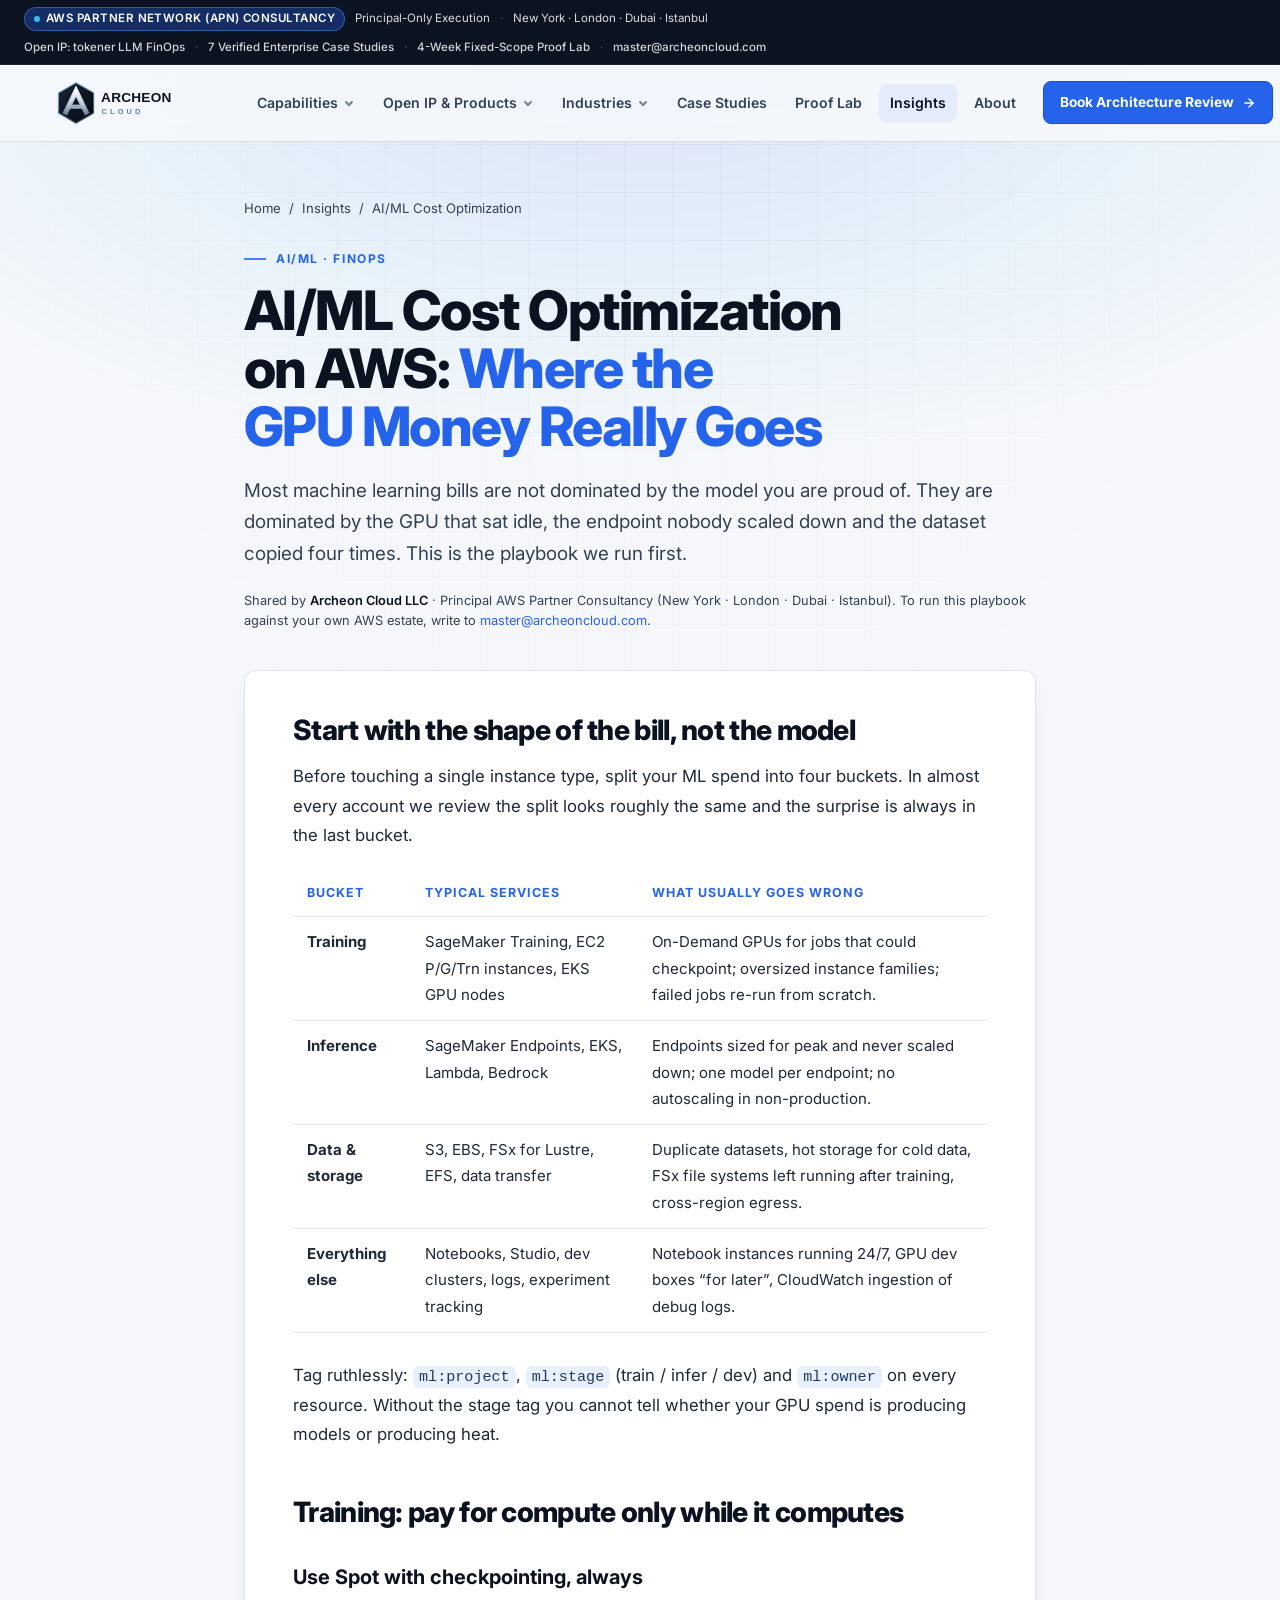
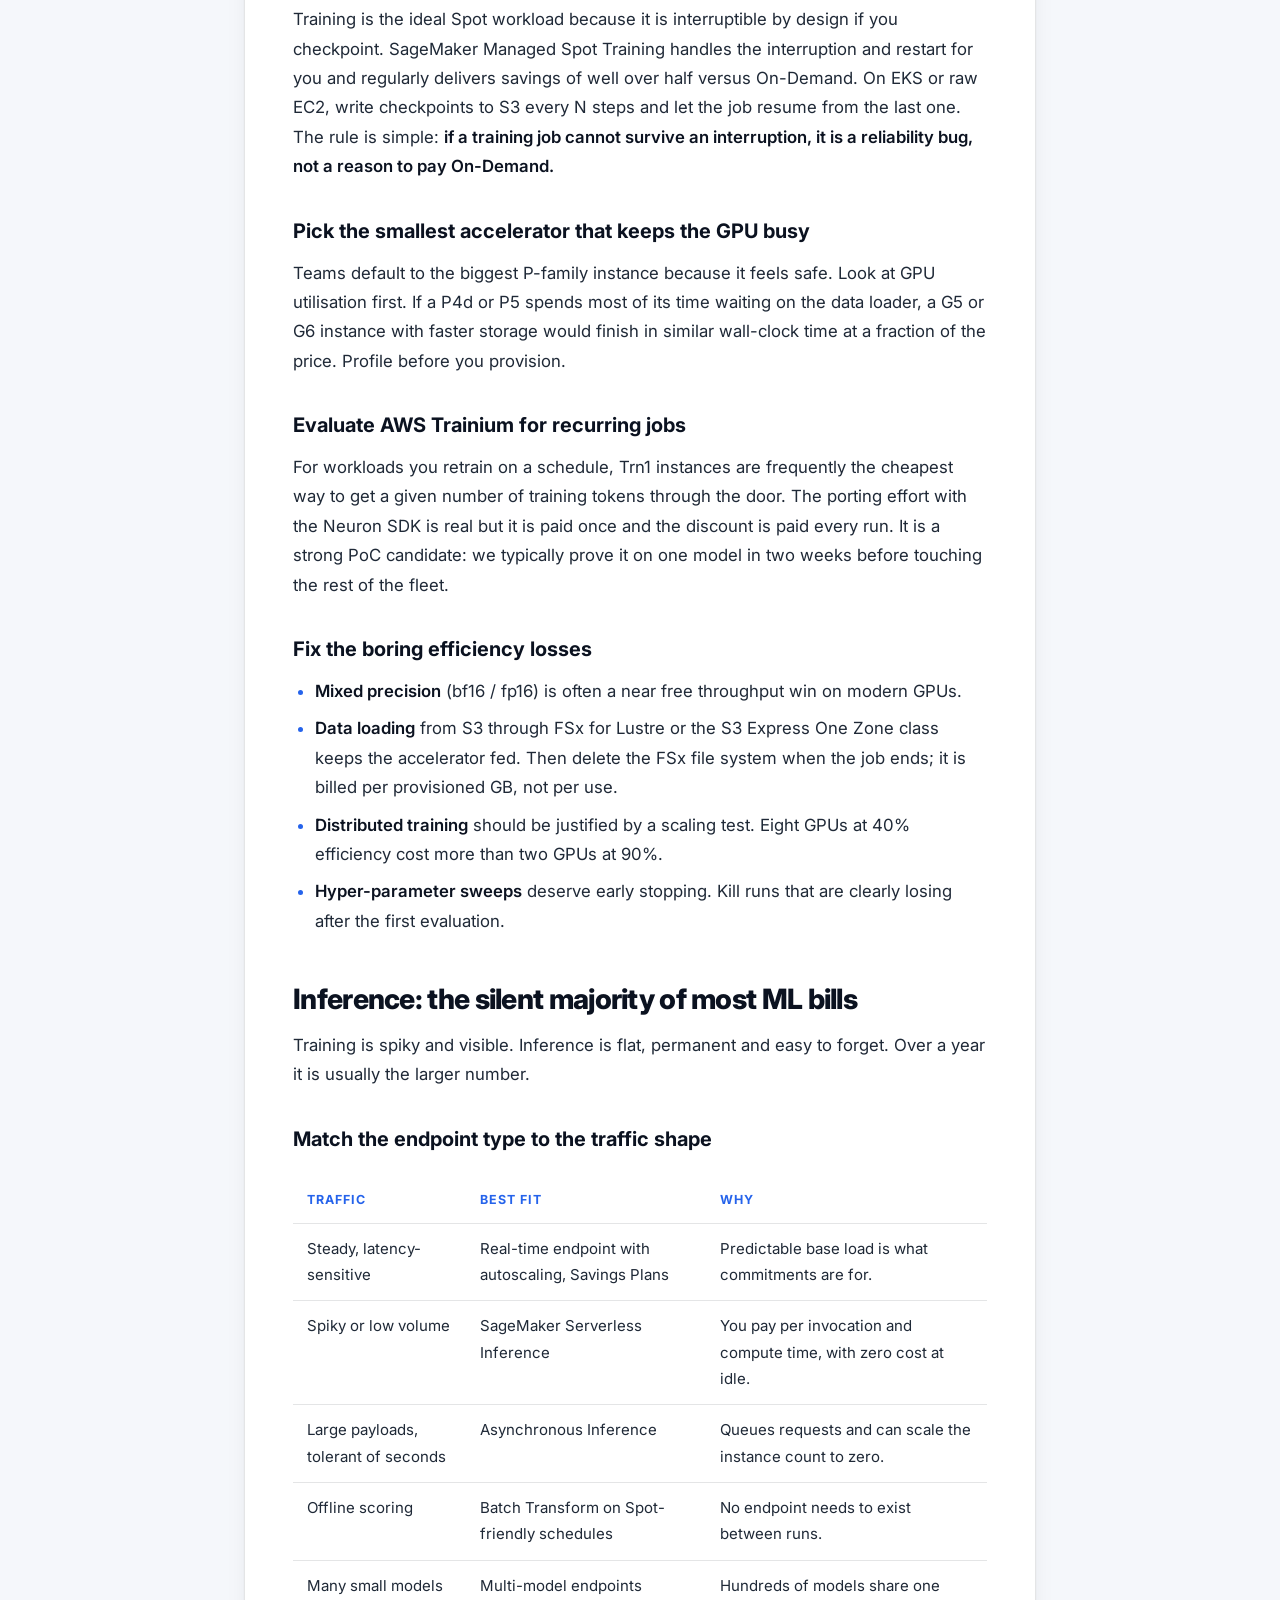
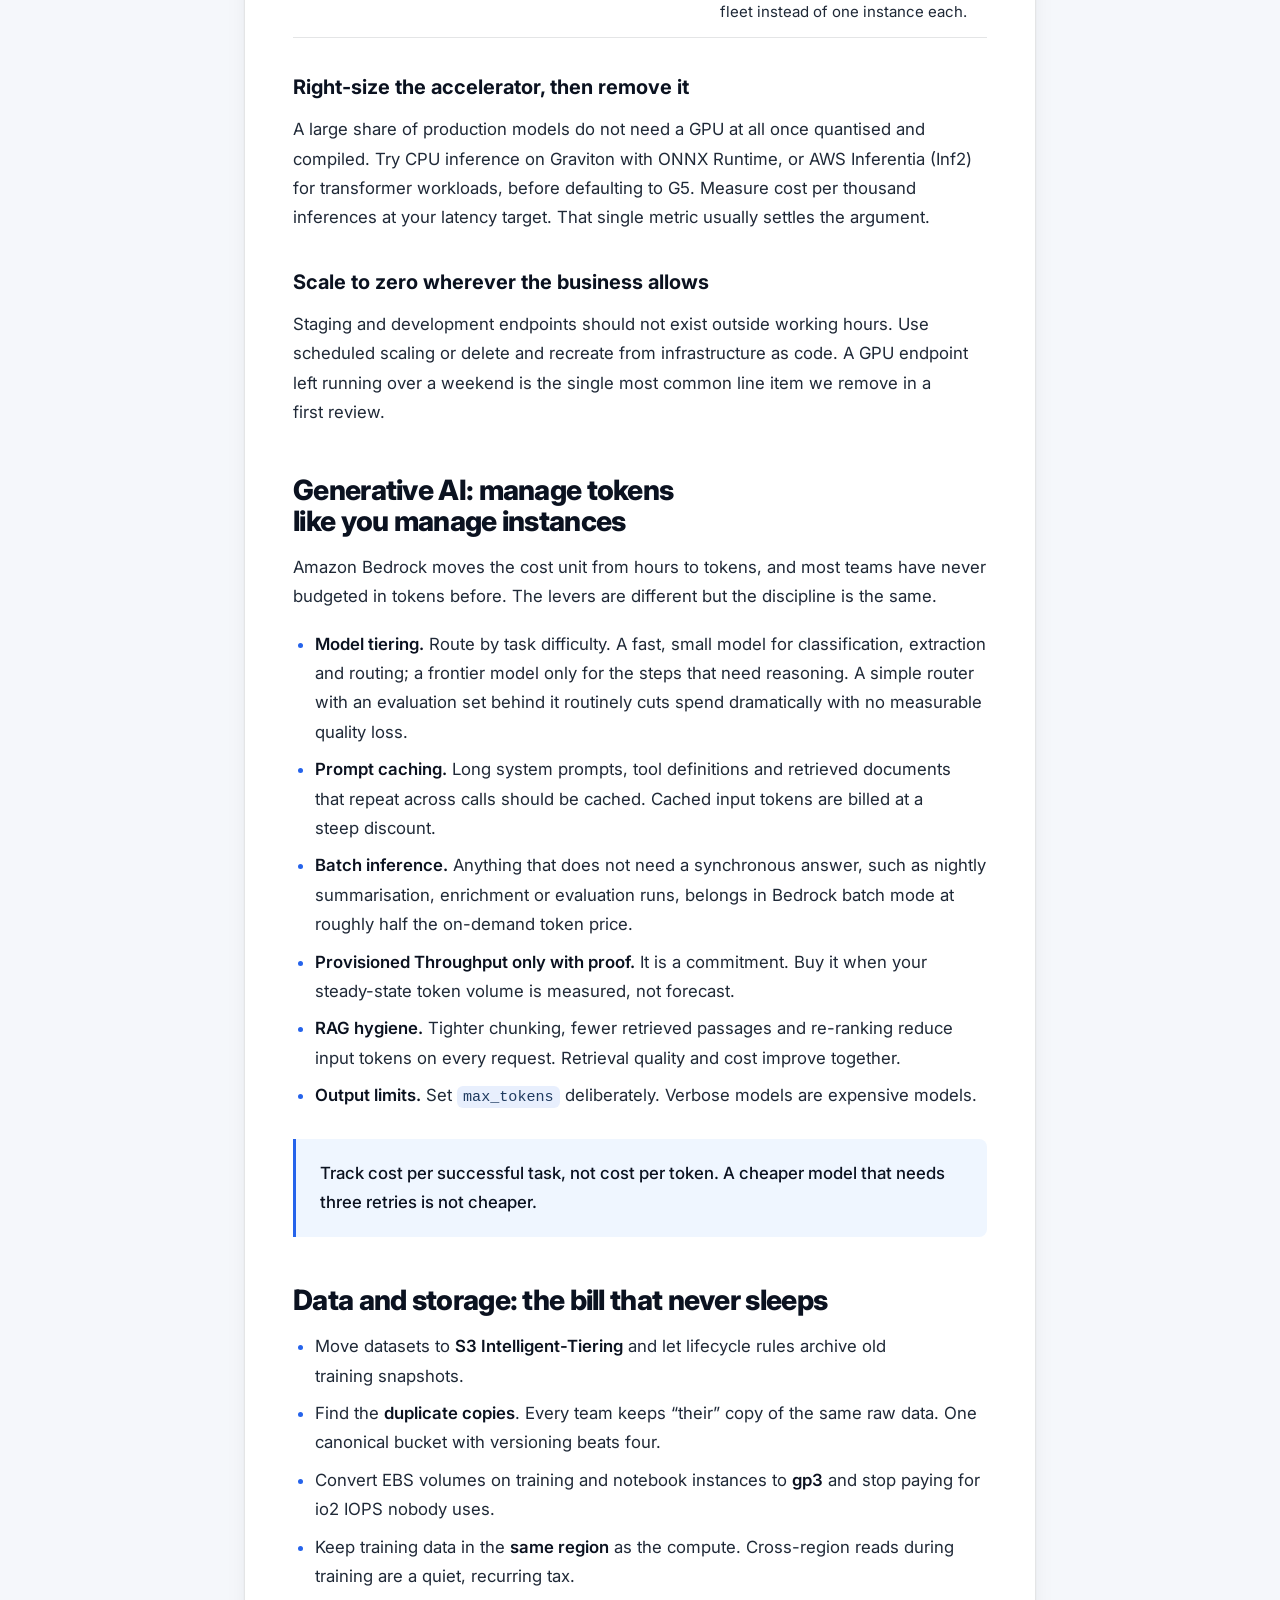
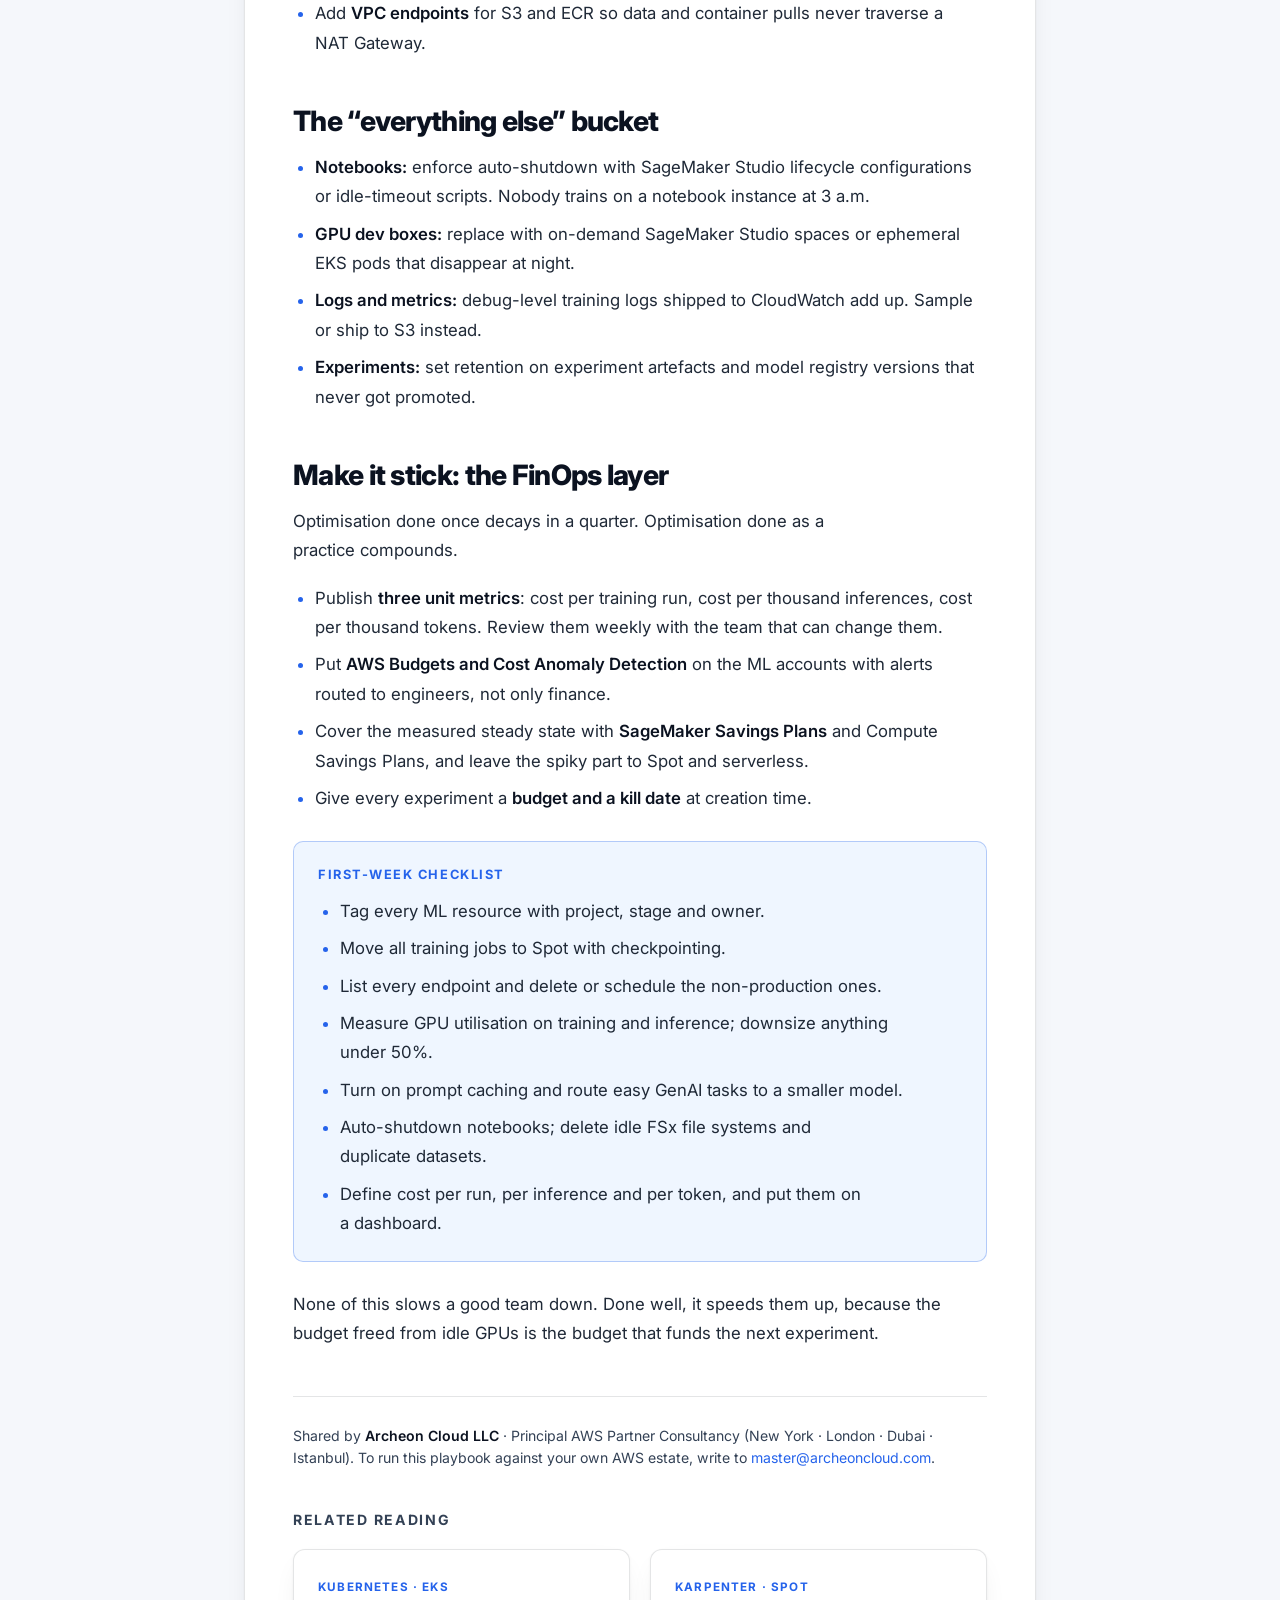
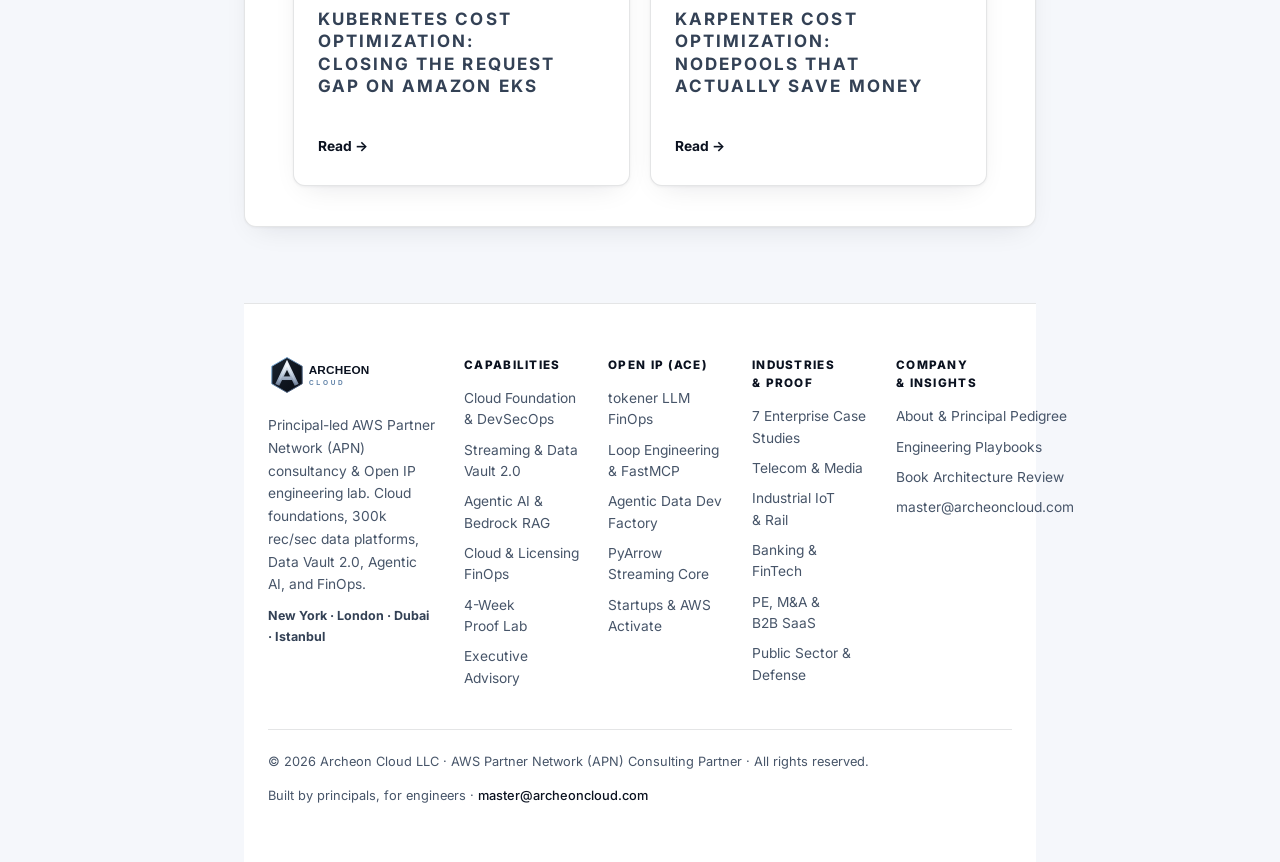
<file: blog/ai-ml-cost-optimization-aws.html>
<!DOCTYPE html>
<html lang="en">

<head>
  <meta charset="UTF-8" />
  <meta name="viewport" content="width=device-width, initial-scale=1.0" />
  <title>AI/ML Cost Optimization on AWS: Where the GPU Money Really Goes - Archeon Cloud</title>
  <meta name="description"
    content="A practical playbook for cutting AWS machine learning spend: training on Spot and Trainium, inference right-sizing, Bedrock token economics, storage hygiene and the FinOps metrics that matter." />
  <link rel="canonical" href="https://archeoncloud.com/blog/ai-ml-cost-optimization-aws.html" />
  <meta property="og:type" content="article" />
  <meta property="og:title" content="AI/ML Cost Optimization on AWS: Where the GPU Money Really Goes" />
  <meta property="og:description"
    content="A practical playbook for cutting AWS machine learning spend: training on Spot and Trainium, inference right-sizing, Bedrock token economics, storage hygiene and the FinOps metrics that matter." />
  <meta property="og:url" content="https://archeoncloud.com/blog/ai-ml-cost-optimization-aws.html" />
  <meta property="og:image" content="https://archeoncloud.com/assets/mark.png" />
  <meta name="twitter:card" content="summary_large_image" />
  <link rel="icon" type="image/png" href="../assets/favicon.png" />
  <link rel="preconnect" href="https://fonts.googleapis.com" />
  <link rel="preconnect" href="https://fonts.gstatic.com" crossorigin />
  <link href="https://fonts.googleapis.com/css2?family=Inter:wght@400;500;600;700;800;900&display=swap"
    rel="stylesheet" />
  <link rel="stylesheet" href="../assets/style.css" />
</head>

<body>
  <div class="aurora"></div>
  <div class="grid-fade"></div>

  <!-- Top Institutional APN Utility Bar -->
  <div class="top-bar">
    <div class="top-bar__inner">
      <div class="top-bar__left">
        <span class="top-bar__pill"><span class="pulse"></span> AWS Partner Network (APN) Consultancy</span>
        <span>Principal-Only Execution</span>
        <span class="top-bar__sep">·</span>
        <span>New York · London · Dubai · Istanbul</span>
      </div>
      <div class="top-bar__right">
        <a href="../product/tokener/">Open IP: tokener LLM FinOps</a>
        <span class="top-bar__sep">·</span>
        <a href="../case-studies/">7 Verified Enterprise Case Studies</a>
        <span class="top-bar__sep">·</span>
        <a href="../poc/">4-Week Fixed-Scope Proof Lab</a>
        <span class="top-bar__sep">·</span>
        <a href="mailto:master@archeoncloud.com">master@archeoncloud.com</a>
      </div>
    </div>
  </div>

  <!-- Sticky Header & Mega-Menu Navigation -->
  <div class="site-header-shell">
    <div class="wrap">
      <header class="site">
        <a class="brand" href="../" aria-label="Archeon Cloud home">
          <img src="../assets/logo.svg" alt="Archeon Cloud - Principal AWS Consultancy" />
        </a>
        <input type="checkbox" id="nav-toggle" class="nav-toggle" aria-hidden="true" />
        <label for="nav-toggle" class="nav-burger" aria-label="Toggle navigation"><span></span></label>
        <nav class="nav" aria-label="Primary">
          <div class="nav-item">
            <a href="../services/">
              Capabilities
              <svg class="nav-caret" viewBox="0 0 12 12" fill="none" stroke="currentColor" stroke-width="2">
                <path d="M2.5 4.5L6 8l3.5-3.5" />
              </svg>
            </a>
            <div class="nav-drop nav-drop--wide">
              <div class="nav-drop__head">4 Core Capability Practices &amp; Advisory</div>
              <a href="../services/#architecture">
                <strong>01 · Cloud Foundation &amp; DevSecOps</strong>
                <span>Multi-account AWS Control Tower, Terraform IaC, Golden AMIs, zero-downtime migration.</span>
              </a>
              <a href="../services/#streaming">
                <strong>02 · High-Throughput Data &amp; Data Vault 2.0</strong>
                <span>300k rec/sec PyArrow streaming, dbt Hybrid Data Vault 2.0, Iceberg &amp; Snowflake
                  lakehouses.</span>
              </a>
              <a href="../services/#genai">
                <strong>03 · Agentic AI &amp; Developer Platforms</strong>
                <span>Amazon Bedrock RAG, FastMCP tool servers, Loop Engineering &amp; 10x agentic workflows.</span>
              </a>
              <a href="../services/#finops">
                <strong>04 · Cloud FinOps &amp; Commercial Licensing</strong>
                <span>22% cloud spend recovery, Oracle Exadata &amp; SQL optimization, tokener LLM economics.</span>
              </a>
              <a href="../consultancy/">
                <strong>Executive Advisory &amp; Fractional Principal</strong>
                <span>M&amp;A technical due diligence, architecture rescue, and board-grade roadmaps.</span>
              </a>
              <a href="../startups/">
                <strong>High-Growth Startups &amp; AWS Activate</strong>
                <span>SOC 2 / HIPAA-ready foundations in 3 weeks with credit-aligned co-funding.</span>
              </a>
            </div>
          </div>

          <div class="nav-item">
            <a href="../product/tokener/">
              Open IP &amp; Products
              <svg class="nav-caret" viewBox="0 0 12 12" fill="none" stroke="currentColor" stroke-width="2">
                <path d="M2.5 4.5L6 8l3.5-3.5" />
              </svg>
            </a>
            <div class="nav-drop">
              <div class="nav-drop__head">The Archeon Cloud Engine (ACE)</div>
              <a href="../product/tokener/">
                <strong>tokener · LLM FinOps Control Plane</strong>
                <span>Self-hosted pre-stream token budget enforcement &amp; real-time cost attribution for Bedrock,
                  Anthropic &amp; OpenAI.</span>
              </a>
              <a href="../services/#genai">
                <strong>Loop Engineering &amp; AI Skills OS</strong>
                <span>Reusable FastMCP servers &amp; agentic context protocols delivering 10x developer velocity.</span>
              </a>
              <a href="../services/#data-vault">
                <strong>Agentic Data Development Factory</strong>
                <span>AI Skills &amp; MCP solutions for Data Engineering, Data Architecture, Governance Audit &amp; DB
                  Performance Tuning.</span>
              </a>
              <a href="../services/#streaming">
                <strong>PyArrow C++ Zero-Copy Streaming Core</strong>
                <span>300k records/sec micro-batch Parquet engine running under 80 MB RAM at 1/10th Spark cost.</span>
              </a>
            </div>
          </div>

          <div class="nav-item">
            <a href="../industries/">
              Industries
              <svg class="nav-caret" viewBox="0 0 12 12" fill="none" stroke="currentColor" stroke-width="2">
                <path d="M2.5 4.5L6 8l3.5-3.5" />
              </svg>
            </a>
            <div class="nav-drop nav-drop--wide">
              <div class="nav-drop__head">Regulated &amp; High-Velocity Verticals</div>
              <a href="../industries/#telecom">
                <strong>Telecom &amp; Digital Media</strong>
                <span>50M+ subscriber DPI telemetry, 20.5B daily records, sub-minute observability.</span>
              </a>
              <a href="../industries/#iiot">
                <strong>Industrial IoT, Rail &amp; Mobility</strong>
                <span>50M+ daily sensor files, fleet digital twins, predictive maintenance on AWS.</span>
              </a>
              <a href="../industries/#fintech">
                <strong>Banking, Capital Markets &amp; FinTech</strong>
                <span>PCI-DSS, SOX &amp; GDPR lakehouses, risk analytics, commercial database FinOps.</span>
              </a>
              <a href="../industries/#pe-saas">
                <strong>Private Equity, M&amp;A &amp; B2B SaaS</strong>
                <span>Post-merger cloud carve-outs, 1,000x CI/CD acceleration, SaaS unit economics.</span>
              </a>
              <a href="../industries/#retail">
                <strong>Global Retail &amp; Supply Chain</strong>
                <span>Omnichannel demand forecasting, 100% crash elimination via dbt &amp; DuckDB.</span>
              </a>
              <a href="../industries/#govtech">
                <strong>Public Sector, Defense &amp; GovTech</strong>
                <span>Air-gapped migrations, 80 TB intelligence archives, 19x national tax platform scale.</span>
              </a>
            </div>
          </div>

          <a href="../case-studies/">Case Studies</a>
          <a href="../poc/">Proof Lab</a>
          <a href="../blog/" class="active">Insights</a>
          <a href="../about/">About</a>
        </nav>
        <a class="nav-cta" href="../contact/">
          Book Architecture Review
          <svg width="14" height="14" viewBox="0 0 24 24" fill="none" stroke="currentColor" stroke-width="2.4"
            stroke-linecap="round" stroke-linejoin="round">
            <path d="M5 12h14" />
            <path d="m12 5 7 7-7 7" />
          </svg>
        </a>
      </header>
    </div>
  </div>

  <div class="wrap wrap--narrow">
    <section class="article-head">
      <div class="crumbs"><a href="../">Home</a> &nbsp;/&nbsp; <a href="../blog/">Insights</a> &nbsp;/&nbsp; AI/ML Cost
        Optimization</div>
      <div class="eyebrow">AI/ML · FinOps</div>
      <h1>AI/ML Cost Optimization on AWS: <span class="grad">Where the GPU Money Really Goes</span></h1>
      <p class="lede">Most machine learning bills are not dominated by the model you are proud of. They are dominated by
        the GPU that sat idle, the endpoint nobody scaled down and the dataset copied four times. This is the playbook
        we run first.</p>
      <p class="shared">Shared by <b>Archeon Cloud LLC</b> · Principal AWS Partner Consultancy (New York · London ·
        Dubai · Istanbul). To run this playbook against your own AWS estate, write to <a
          href="mailto:master@archeoncloud.com"
          style="color:var(--blue); text-decoration:none;">master@archeoncloud.com</a>.</p>
    </section>

    <div class="article-shell">
      <article class="article">
        <h2>Start with the shape of the bill, not the model</h2>
        <p>Before touching a single instance type, split your ML spend into four buckets. In almost every account we
          review the split looks roughly the same and the surprise is always in the last bucket.</p>
        <table>
          <thead>
            <tr>
              <th>Bucket</th>
              <th>Typical services</th>
              <th>What usually goes wrong</th>
            </tr>
          </thead>
          <tbody>
            <tr>
              <td><strong>Training</strong></td>
              <td>SageMaker Training, EC2 P/G/Trn instances, EKS GPU nodes</td>
              <td>On-Demand GPUs for jobs that could checkpoint; oversized instance families; failed jobs re-run from
                scratch.</td>
            </tr>
            <tr>
              <td><strong>Inference</strong></td>
              <td>SageMaker Endpoints, EKS, Lambda, Bedrock</td>
              <td>Endpoints sized for peak and never scaled down; one model per endpoint; no autoscaling in
                non-production.</td>
            </tr>
            <tr>
              <td><strong>Data &amp; storage</strong></td>
              <td>S3, EBS, FSx for Lustre, EFS, data transfer</td>
              <td>Duplicate datasets, hot storage for cold data, FSx file systems left running after training,
                cross-region egress.</td>
            </tr>
            <tr>
              <td><strong>Everything else</strong></td>
              <td>Notebooks, Studio, dev clusters, logs, experiment tracking</td>
              <td>Notebook instances running 24/7, GPU dev boxes “for later”, CloudWatch ingestion of debug logs.</td>
            </tr>
          </tbody>
        </table>
        <p>Tag ruthlessly: <code>ml:project</code>, <code>ml:stage</code> (train / infer / dev) and
          <code>ml:owner</code> on every resource. Without the stage tag you cannot tell whether your GPU spend is
          producing models or producing heat.</p>

        <h2>Training: pay for compute only while it computes</h2>
        <h3>Use Spot with checkpointing, always</h3>
        <p>Training is the ideal Spot workload because it is interruptible by design if you checkpoint. SageMaker
          Managed Spot Training handles the interruption and restart for you and regularly delivers savings of well over
          half versus On-Demand. On EKS or raw EC2, write checkpoints to S3 every N steps and let the job resume from
          the last one. The rule is simple: <strong>if a training job cannot survive an interruption, it is a
            reliability bug, not a reason to pay On-Demand.</strong></p>

        <h3>Pick the smallest accelerator that keeps the GPU busy</h3>
        <p>Teams default to the biggest P-family instance because it feels safe. Look at GPU utilisation first. If a P4d
          or P5 spends most of its time waiting on the data loader, a G5 or G6 instance with faster storage would finish
          in similar wall-clock time at a fraction of the price. Profile before you provision.</p>

        <h3>Evaluate AWS Trainium for recurring jobs</h3>
        <p>For workloads you retrain on a schedule, Trn1 instances are frequently the cheapest way to get a given number
          of training tokens through the door. The porting effort with the Neuron SDK is real but it is paid once and
          the discount is paid every run. It is a strong PoC candidate: we typically prove it on one model in two weeks
          before touching the rest of the fleet.</p>

        <h3>Fix the boring efficiency losses</h3>
        <ul>
          <li><strong>Mixed precision</strong> (bf16 / fp16) is often a near free throughput win on modern GPUs.</li>
          <li><strong>Data loading</strong> from S3 through FSx for Lustre or the S3 Express One Zone class keeps the
            accelerator fed. Then delete the FSx file system when the job ends; it is billed per provisioned GB, not per
            use.</li>
          <li><strong>Distributed training</strong> should be justified by a scaling test. Eight GPUs at 40% efficiency
            cost more than two GPUs at 90%.</li>
          <li><strong>Hyper-parameter sweeps</strong> deserve early stopping. Kill runs that are clearly losing after
            the first evaluation.</li>
        </ul>

        <h2>Inference: the silent majority of most ML bills</h2>
        <p>Training is spiky and visible. Inference is flat, permanent and easy to forget. Over a year it is usually the
          larger number.</p>

        <h3>Match the endpoint type to the traffic shape</h3>
        <table>
          <thead>
            <tr>
              <th>Traffic</th>
              <th>Best fit</th>
              <th>Why</th>
            </tr>
          </thead>
          <tbody>
            <tr>
              <td>Steady, latency-sensitive</td>
              <td>Real-time endpoint with autoscaling, Savings Plans</td>
              <td>Predictable base load is what commitments are for.</td>
            </tr>
            <tr>
              <td>Spiky or low volume</td>
              <td>SageMaker Serverless Inference</td>
              <td>You pay per invocation and compute time, with zero cost at idle.</td>
            </tr>
            <tr>
              <td>Large payloads, tolerant of seconds</td>
              <td>Asynchronous Inference</td>
              <td>Queues requests and can scale the instance count to zero.</td>
            </tr>
            <tr>
              <td>Offline scoring</td>
              <td>Batch Transform on Spot-friendly schedules</td>
              <td>No endpoint needs to exist between runs.</td>
            </tr>
            <tr>
              <td>Many small models</td>
              <td>Multi-model endpoints</td>
              <td>Hundreds of models share one fleet instead of one instance each.</td>
            </tr>
          </tbody>
        </table>

        <h3>Right-size the accelerator, then remove it</h3>
        <p>A large share of production models do not need a GPU at all once quantised and compiled. Try CPU inference on
          Graviton with ONNX Runtime, or AWS Inferentia (Inf2) for transformer workloads, before defaulting to G5.
          Measure cost per thousand inferences at your latency target. That single metric usually settles the argument.
        </p>

        <h3>Scale to zero wherever the business allows</h3>
        <p>Staging and development endpoints should not exist outside working hours. Use scheduled scaling or delete and
          recreate from infrastructure as code. A GPU endpoint left running over a weekend is the single most common
          line item we remove in a first review.</p>

        <h2>Generative AI: manage tokens like you manage instances</h2>
        <p>Amazon Bedrock moves the cost unit from hours to tokens, and most teams have never budgeted in tokens before.
          The levers are different but the discipline is the same.</p>
        <ul>
          <li><strong>Model tiering.</strong> Route by task difficulty. A fast, small model for classification,
            extraction and routing; a frontier model only for the steps that need reasoning. A simple router with an
            evaluation set behind it routinely cuts spend dramatically with no measurable quality loss.</li>
          <li><strong>Prompt caching.</strong> Long system prompts, tool definitions and retrieved documents that repeat
            across calls should be cached. Cached input tokens are billed at a steep discount.</li>
          <li><strong>Batch inference.</strong> Anything that does not need a synchronous answer, such as nightly
            summarisation, enrichment or evaluation runs, belongs in Bedrock batch mode at roughly half the on-demand
            token price.</li>
          <li><strong>Provisioned Throughput only with proof.</strong> It is a commitment. Buy it when your steady-state
            token volume is measured, not forecast.</li>
          <li><strong>RAG hygiene.</strong> Tighter chunking, fewer retrieved passages and re-ranking reduce input
            tokens on every request. Retrieval quality and cost improve together.</li>
          <li><strong>Output limits.</strong> Set <code>max_tokens</code> deliberately. Verbose models are expensive
            models.</li>
        </ul>
        <blockquote>Track cost per successful task, not cost per token. A cheaper model that needs three retries is not
          cheaper.</blockquote>

        <h2>Data and storage: the bill that never sleeps</h2>
        <ul>
          <li>Move datasets to <strong>S3 Intelligent-Tiering</strong> and let lifecycle rules archive old training
            snapshots.</li>
          <li>Find the <strong>duplicate copies</strong>. Every team keeps “their” copy of the same raw data. One
            canonical bucket with versioning beats four.</li>
          <li>Convert EBS volumes on training and notebook instances to <strong>gp3</strong> and stop paying for io2
            IOPS nobody uses.</li>
          <li>Keep training data in the <strong>same region</strong> as the compute. Cross-region reads during training
            are a quiet, recurring tax.</li>
          <li>Add <strong>VPC endpoints</strong> for S3 and ECR so data and container pulls never traverse a NAT
            Gateway.</li>
        </ul>

        <h2>The “everything else” bucket</h2>
        <ul>
          <li><strong>Notebooks:</strong> enforce auto-shutdown with SageMaker Studio lifecycle configurations or
            idle-timeout scripts. Nobody trains on a notebook instance at 3 a.m.</li>
          <li><strong>GPU dev boxes:</strong> replace with on-demand SageMaker Studio spaces or ephemeral EKS pods that
            disappear at night.</li>
          <li><strong>Logs and metrics:</strong> debug-level training logs shipped to CloudWatch add up. Sample or ship
            to S3 instead.</li>
          <li><strong>Experiments:</strong> set retention on experiment artefacts and model registry versions that never
            got promoted.</li>
        </ul>

        <h2>Make it stick: the FinOps layer</h2>
        <p>Optimisation done once decays in a quarter. Optimisation done as a practice compounds.</p>
        <ul>
          <li>Publish <strong>three unit metrics</strong>: cost per training run, cost per thousand inferences, cost per
            thousand tokens. Review them weekly with the team that can change them.</li>
          <li>Put <strong>AWS Budgets and Cost Anomaly Detection</strong> on the ML accounts with alerts routed to
            engineers, not only finance.</li>
          <li>Cover the measured steady state with <strong>SageMaker Savings Plans</strong> and Compute Savings Plans,
            and leave the spiky part to Spot and serverless.</li>
          <li>Give every experiment a <strong>budget and a kill date</strong> at creation time.</li>
        </ul>

        <div class="callout">
          <h4>First-week checklist</h4>
          <ul>
            <li>Tag every ML resource with project, stage and owner.</li>
            <li>Move all training jobs to Spot with checkpointing.</li>
            <li>List every endpoint and delete or schedule the non-production ones.</li>
            <li>Measure GPU utilisation on training and inference; downsize anything under 50%.</li>
            <li>Turn on prompt caching and route easy GenAI tasks to a smaller model.</li>
            <li>Auto-shutdown notebooks; delete idle FSx file systems and duplicate datasets.</li>
            <li>Define cost per run, per inference and per token, and put them on a dashboard.</li>
          </ul>
        </div>

        <p>None of this slows a good team down. Done well, it speeds them up, because the budget freed from idle GPUs is
          the budget that funds the next experiment.</p>
      </article>

      <div class="article-foot">
        <p class="shared">Shared by <b>Archeon Cloud LLC</b> · Principal AWS Partner Consultancy (New York · London ·
          Dubai · Istanbul). To run this playbook against your own AWS estate, write to <a
            href="mailto:master@archeoncloud.com"
            style="color:var(--blue); text-decoration:none;">master@archeoncloud.com</a>.</p>

        <div class="related">
          <h3>Related reading</h3>
          <div class="grid grid-2" style="margin-top:0;">
            <a class="card card--link post-card" href="../blog/kubernetes-cost-optimization-eks.html"
              style="min-height:auto;"><span class="kicker">Kubernetes · EKS</span>
              <h3 style="font-size:17px;">Kubernetes Cost Optimization: Closing the Request Gap on Amazon EKS</h3><span
                class="more">Read →</span>
            </a>
            <a class="card card--link post-card" href="../blog/karpenter-cost-optimization.html"
              style="min-height:auto;"><span class="kicker">Karpenter · Spot</span>
              <h3 style="font-size:17px;">Karpenter Cost Optimization: NodePools That Actually Save Money</h3><span
                class="more">Read →</span>
            </a>
          </div>
        </div>
      </div>
    </div>

    <!-- Institutional Footer -->
    <footer>
      <div class="wrap">
        <div class="foot-grid">
          <div>
            <img src="../assets/logo.svg" alt="Archeon Cloud" />
            <p>Principal-led AWS Partner Network (APN) consultancy &amp; Open IP engineering lab. Cloud foundations,
              300k rec/sec data platforms, Data Vault 2.0, Agentic AI, and FinOps.</p>
            <p style="margin-top: 10px; font-size: 0.78rem; color: var(--silver);"><strong>New York · London · Dubai ·
                Istanbul</strong></p>
          </div>
          <div>
            <h4>Capabilities</h4>
            <ul>
              <li><a href="../services/#architecture">Cloud Foundation &amp; DevSecOps</a></li>
              <li><a href="../services/#streaming">Streaming &amp; Data Vault 2.0</a></li>
              <li><a href="../services/#genai">Agentic AI &amp; Bedrock RAG</a></li>
              <li><a href="../services/#finops">Cloud &amp; Licensing FinOps</a></li>
              <li><a href="../poc/">4-Week Proof Lab</a></li>
              <li><a href="../consultancy/">Executive Advisory</a></li>
            </ul>
          </div>
          <div>
            <h4>Open IP (ACE)</h4>
            <ul>
              <li><a href="../product/tokener/">tokener LLM FinOps</a></li>
              <li><a href="../services/#genai">Loop Engineering &amp; FastMCP</a></li>
              <li><a href="../services/#data-vault">Agentic Data Dev Factory</a></li>
              <li><a href="../services/#streaming">PyArrow Streaming Core</a></li>
              <li><a href="../startups/">Startups &amp; AWS Activate</a></li>
            </ul>
          </div>
          <div>
            <h4>Industries &amp; Proof</h4>
            <ul>
              <li><a href="../case-studies/">7 Enterprise Case Studies</a></li>
              <li><a href="../industries/#telecom">Telecom &amp; Media</a></li>
              <li><a href="../industries/#iiot">Industrial IoT &amp; Rail</a></li>
              <li><a href="../industries/#fintech">Banking &amp; FinTech</a></li>
              <li><a href="../industries/#pe-saas">PE, M&amp;A &amp; B2B SaaS</a></li>
              <li><a href="../industries/#govtech">Public Sector &amp; Defense</a></li>
            </ul>
          </div>
          <div>
            <h4>Company &amp; Insights</h4>
            <ul>
              <li><a href="../about/">About &amp; Principal Pedigree</a></li>
              <li><a href="../blog/">Engineering Playbooks</a></li>
              <li><a href="../contact/">Book Architecture Review</a></li>
              <li><a href="mailto:master@archeoncloud.com">master@archeoncloud.com</a></li>
            </ul>
          </div>
        </div>
        <div class="foot-bottom">
          <span>© 2026 Archeon Cloud LLC · AWS Partner Network (APN) Consulting Partner · All rights reserved.</span>
          <span>Built by principals, for engineers · <a
              href="mailto:master@archeoncloud.com">master@archeoncloud.com</a></span>
        </div>
      </div>
    </footer>

</body>

</html>
</file>
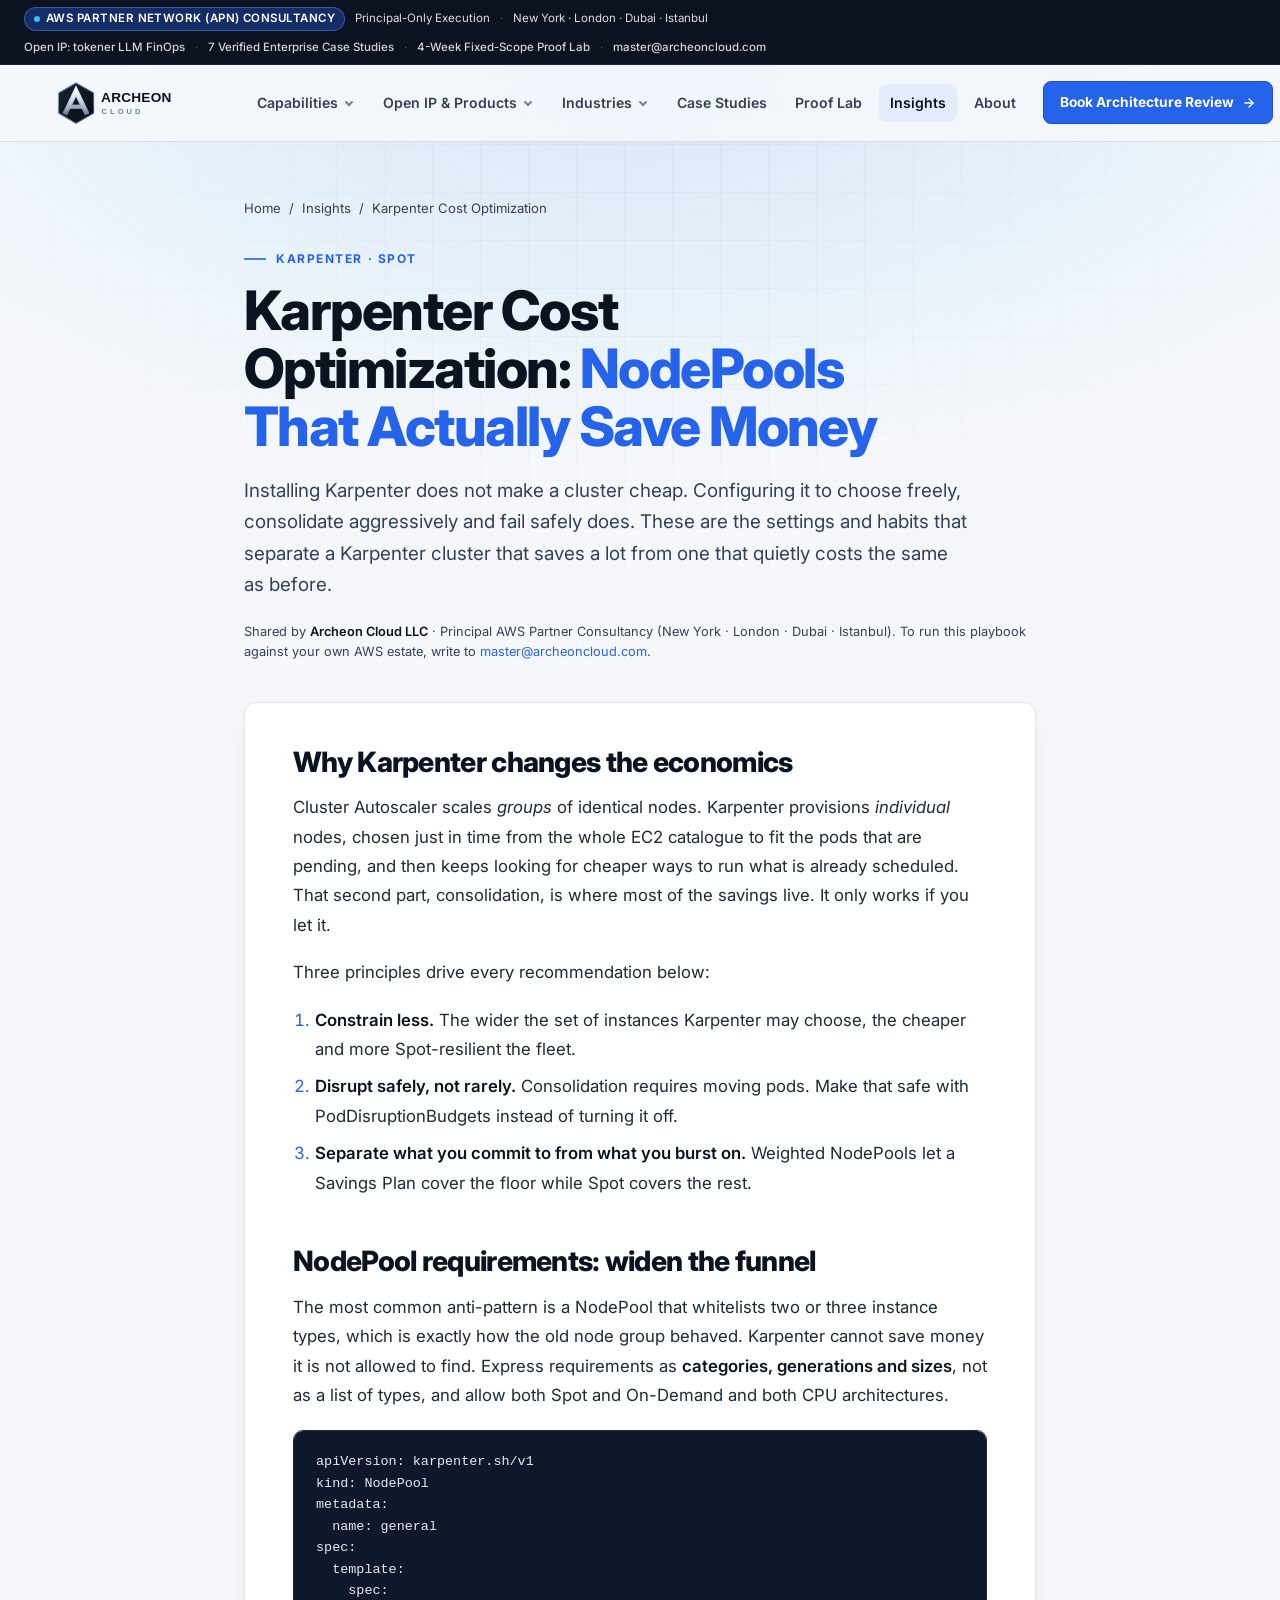
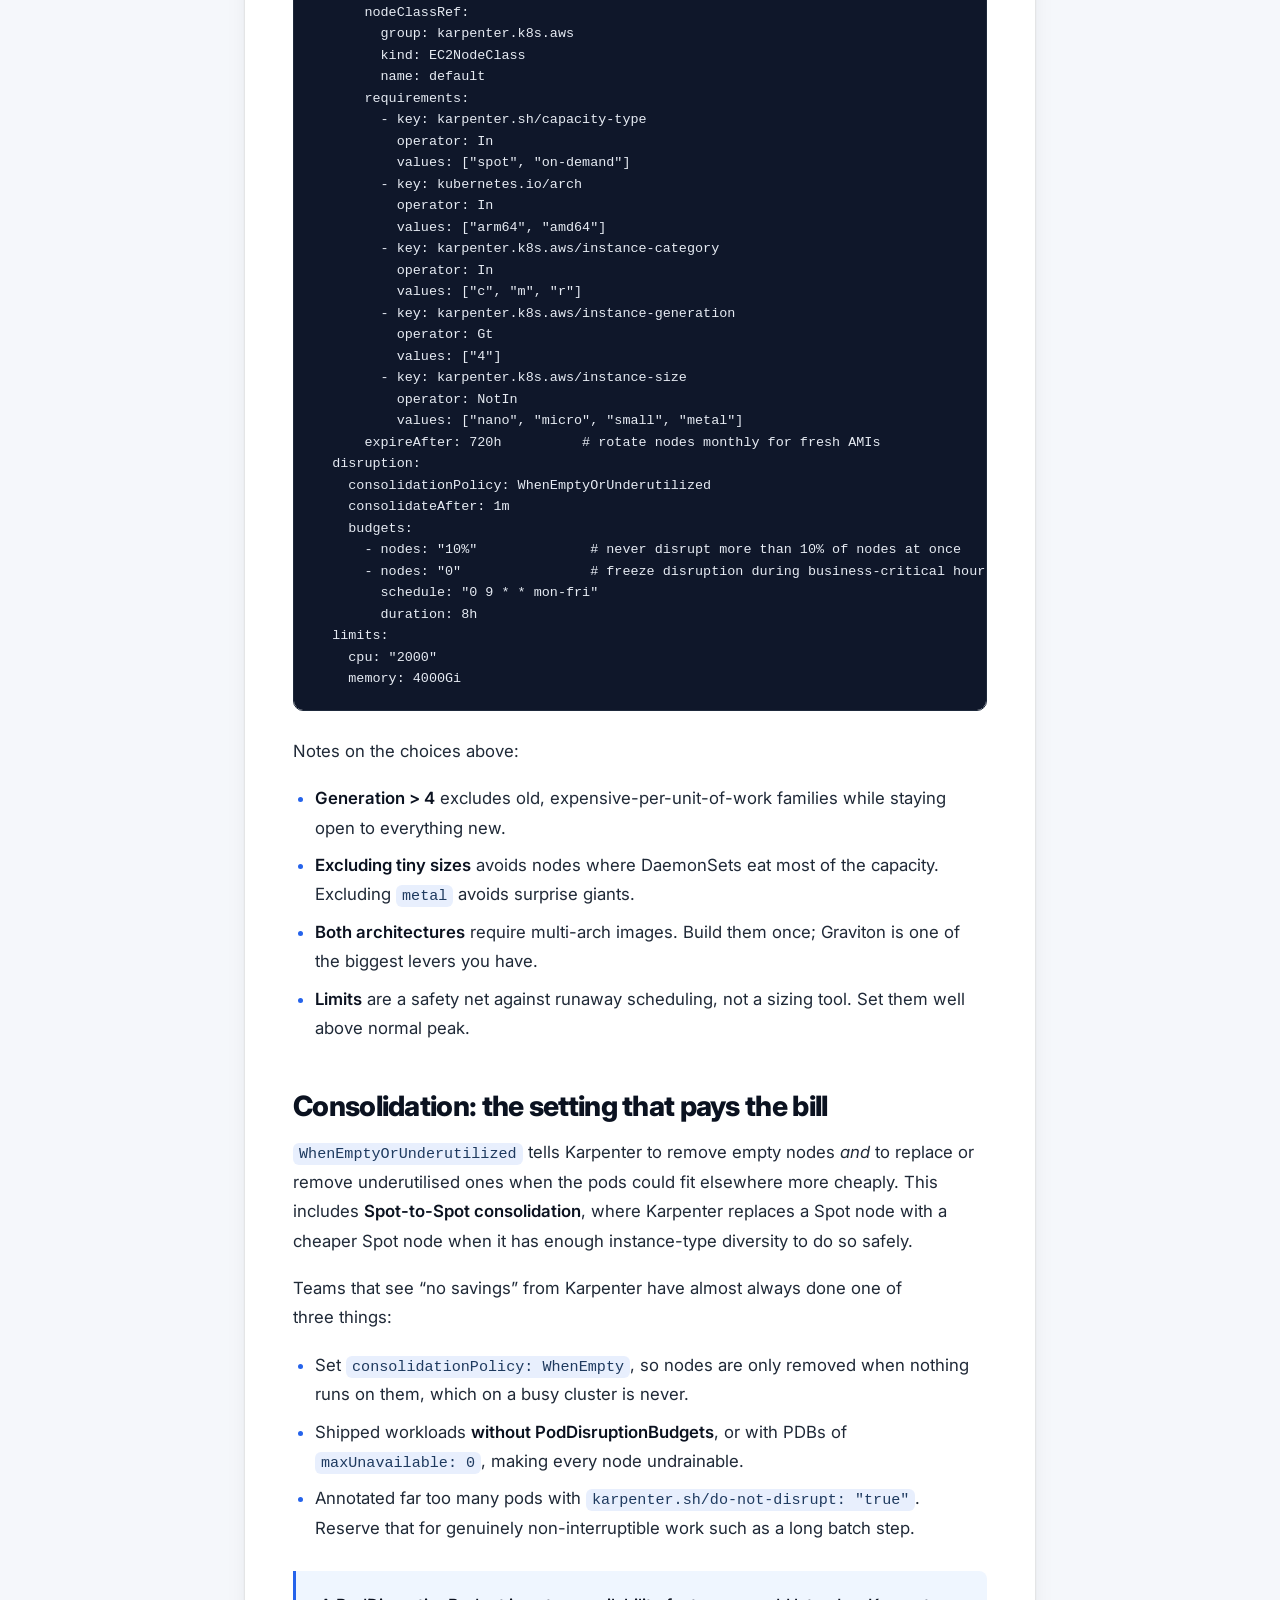
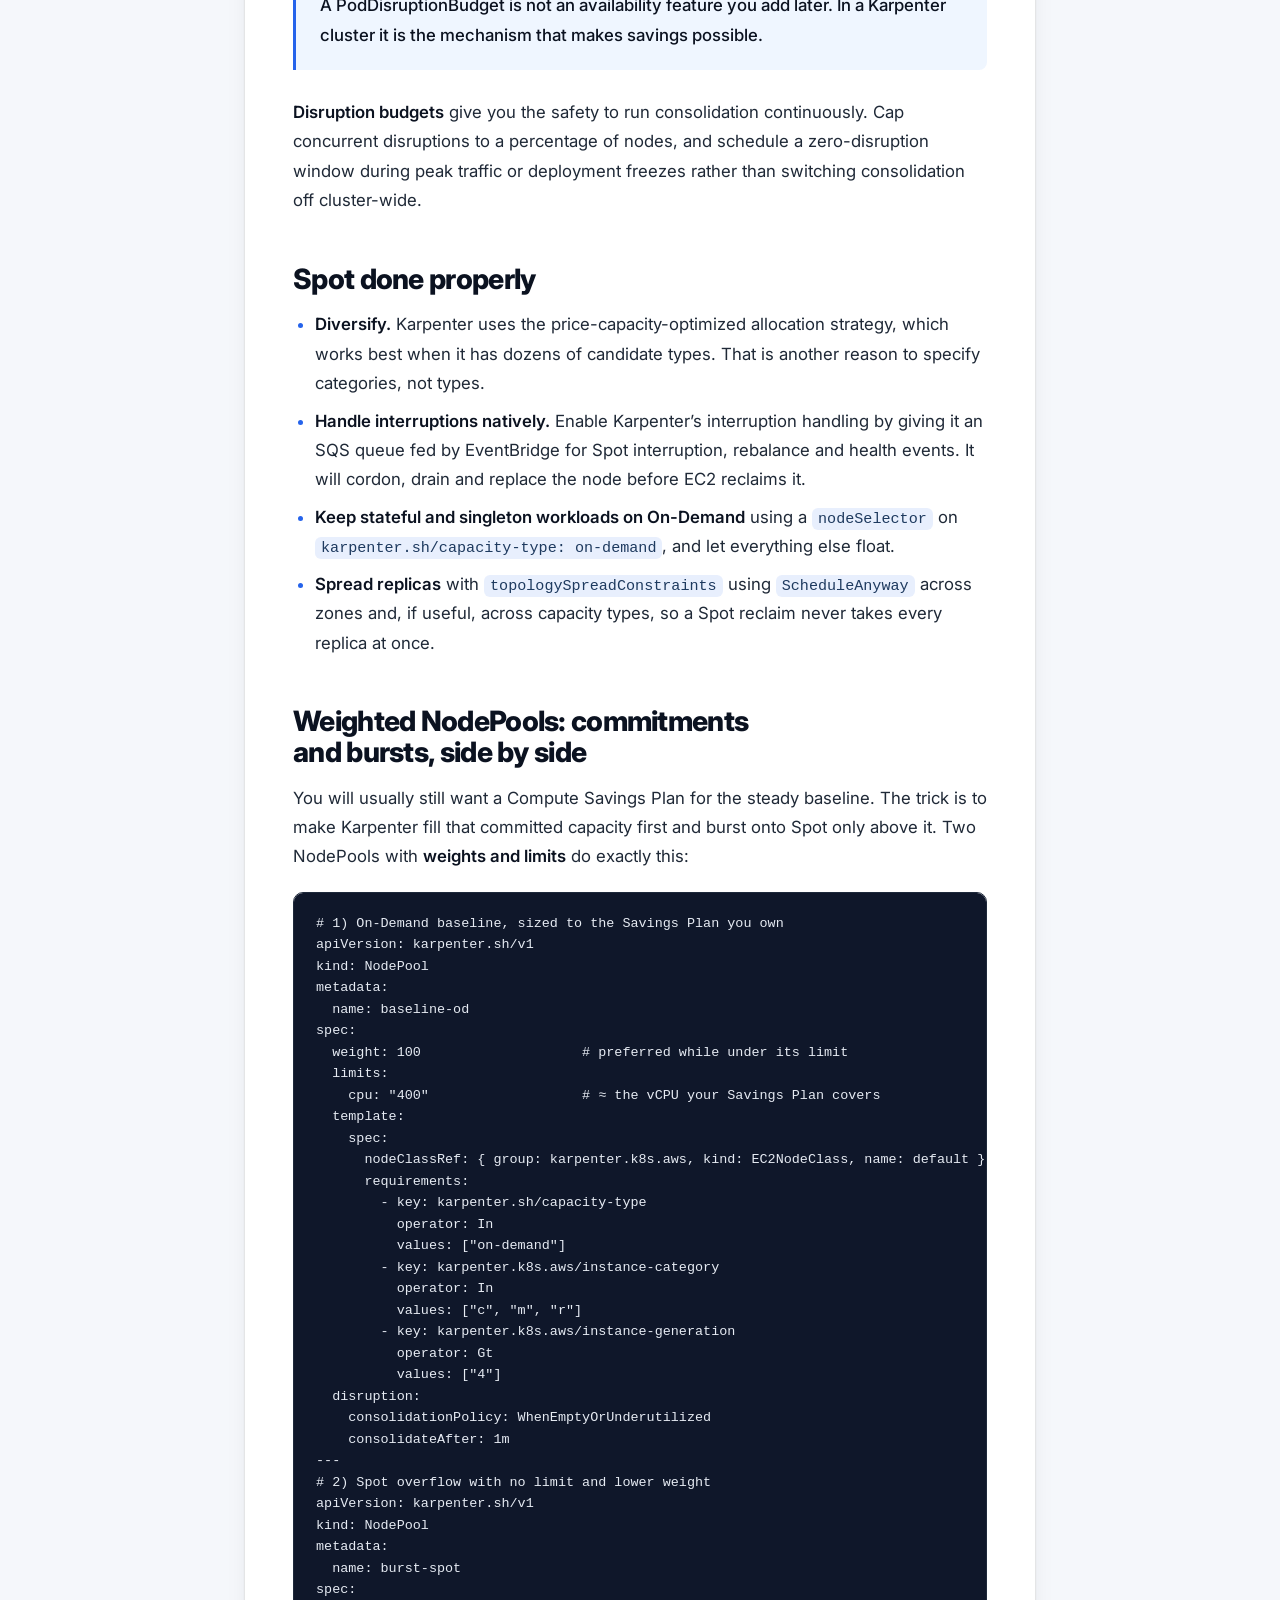
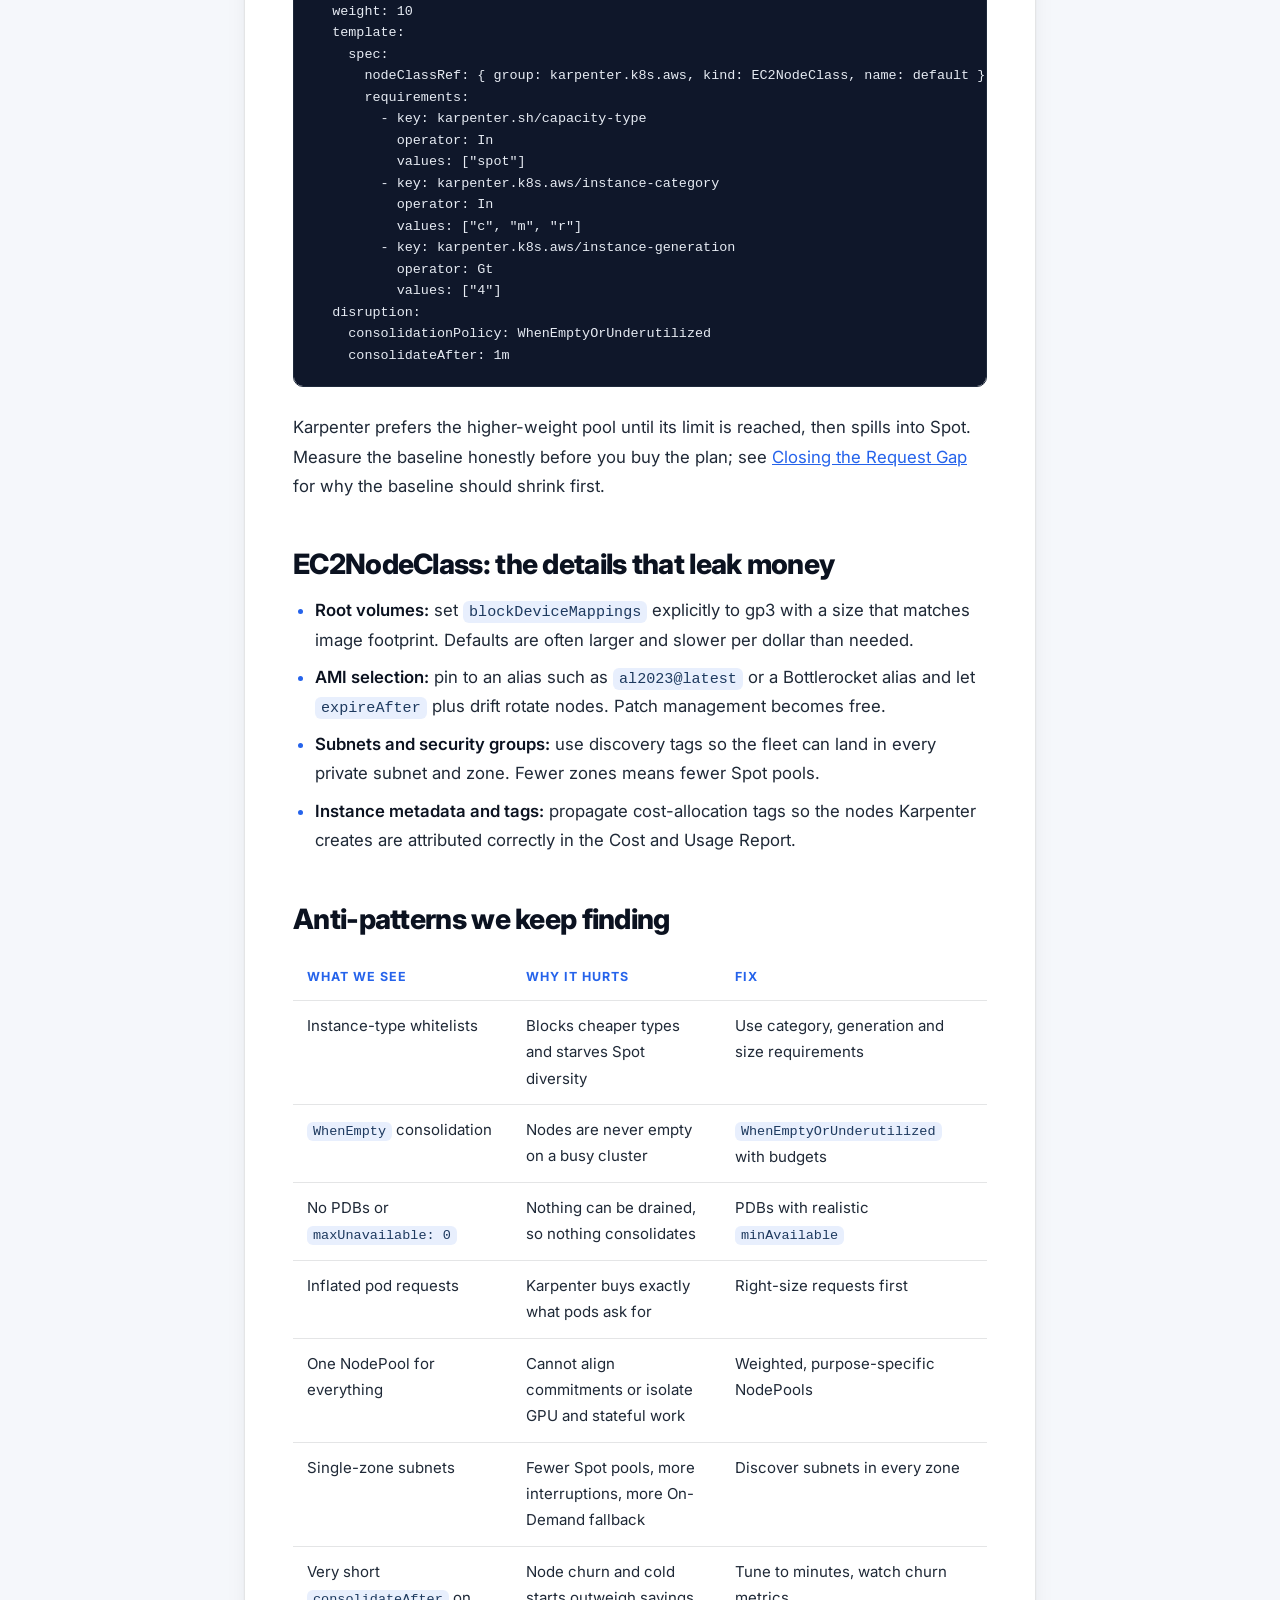
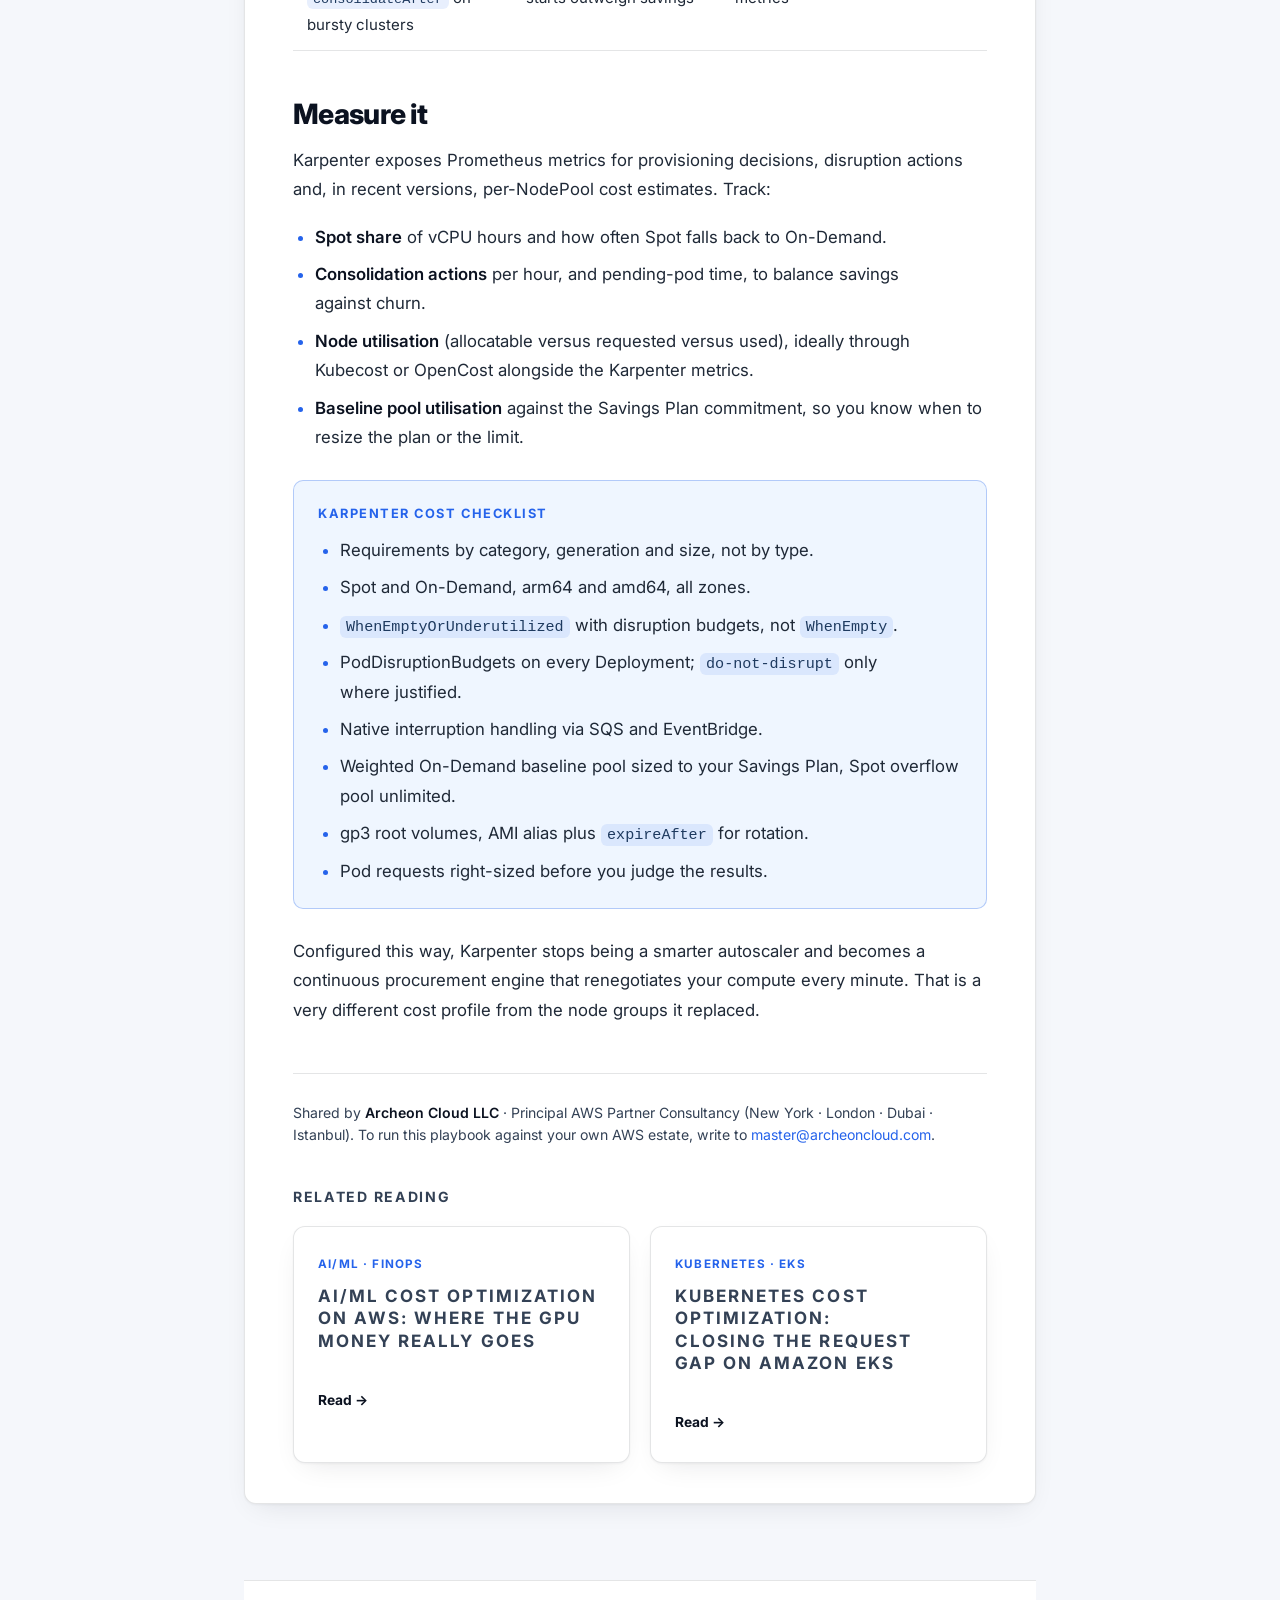
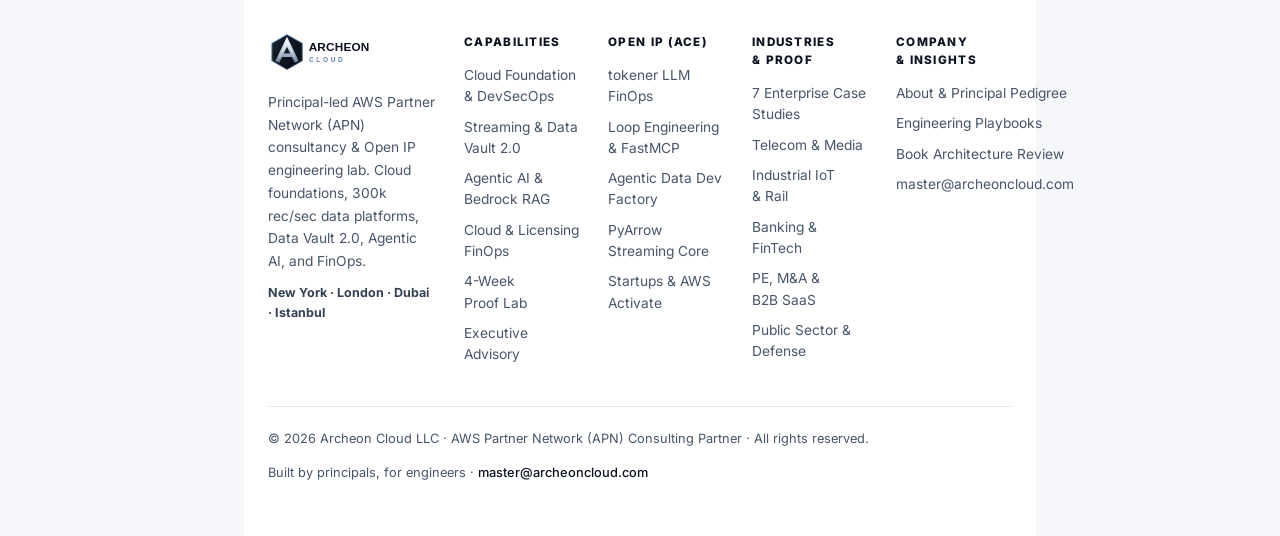
<file: blog/karpenter-cost-optimization.html>
<!DOCTYPE html>
<html lang="en">

<head>
  <meta charset="UTF-8" />
  <meta name="viewport" content="width=device-width, initial-scale=1.0" />
  <title>Karpenter Cost Optimization: NodePools That Actually Save Money - Archeon Cloud</title>
  <meta name="description"
    content="Karpenter is only as cheap as its configuration. Consolidation, Spot diversification, disruption budgets, weighted NodePools for Savings Plans, and the anti-patterns that quietly waste money on EKS." />
  <link rel="canonical" href="https://archeoncloud.com/blog/karpenter-cost-optimization.html" />
  <meta property="og:type" content="article" />
  <meta property="og:title" content="Karpenter Cost Optimization: NodePools That Actually Save Money" />
  <meta property="og:description"
    content="Karpenter is only as cheap as its configuration. Consolidation, Spot diversification, disruption budgets, weighted NodePools for Savings Plans, and the anti-patterns that quietly waste money on EKS." />
  <meta property="og:url" content="https://archeoncloud.com/blog/karpenter-cost-optimization.html" />
  <meta property="og:image" content="https://archeoncloud.com/assets/mark.png" />
  <meta name="twitter:card" content="summary_large_image" />
  <link rel="icon" type="image/png" href="../assets/favicon.png" />
  <link rel="preconnect" href="https://fonts.googleapis.com" />
  <link rel="preconnect" href="https://fonts.gstatic.com" crossorigin />
  <link href="https://fonts.googleapis.com/css2?family=Inter:wght@400;500;600;700;800;900&display=swap"
    rel="stylesheet" />
  <link rel="stylesheet" href="../assets/style.css" />
</head>

<body>
  <div class="aurora"></div>
  <div class="grid-fade"></div>

  <!-- Top Institutional APN Utility Bar -->
  <div class="top-bar">
    <div class="top-bar__inner">
      <div class="top-bar__left">
        <span class="top-bar__pill"><span class="pulse"></span> AWS Partner Network (APN) Consultancy</span>
        <span>Principal-Only Execution</span>
        <span class="top-bar__sep">·</span>
        <span>New York · London · Dubai · Istanbul</span>
      </div>
      <div class="top-bar__right">
        <a href="../product/tokener/">Open IP: tokener LLM FinOps</a>
        <span class="top-bar__sep">·</span>
        <a href="../case-studies/">7 Verified Enterprise Case Studies</a>
        <span class="top-bar__sep">·</span>
        <a href="../poc/">4-Week Fixed-Scope Proof Lab</a>
        <span class="top-bar__sep">·</span>
        <a href="mailto:master@archeoncloud.com">master@archeoncloud.com</a>
      </div>
    </div>
  </div>

  <!-- Sticky Header & Mega-Menu Navigation -->
  <div class="site-header-shell">
    <div class="wrap">
      <header class="site">
        <a class="brand" href="../" aria-label="Archeon Cloud home">
          <img src="../assets/logo.svg" alt="Archeon Cloud - Principal AWS Consultancy" />
        </a>
        <input type="checkbox" id="nav-toggle" class="nav-toggle" aria-hidden="true" />
        <label for="nav-toggle" class="nav-burger" aria-label="Toggle navigation"><span></span></label>
        <nav class="nav" aria-label="Primary">
          <div class="nav-item">
            <a href="../services/">
              Capabilities
              <svg class="nav-caret" viewBox="0 0 12 12" fill="none" stroke="currentColor" stroke-width="2">
                <path d="M2.5 4.5L6 8l3.5-3.5" />
              </svg>
            </a>
            <div class="nav-drop nav-drop--wide">
              <div class="nav-drop__head">4 Core Capability Practices &amp; Advisory</div>
              <a href="../services/#architecture">
                <strong>01 · Cloud Foundation &amp; DevSecOps</strong>
                <span>Multi-account AWS Control Tower, Terraform IaC, Golden AMIs, zero-downtime migration.</span>
              </a>
              <a href="../services/#streaming">
                <strong>02 · High-Throughput Data &amp; Data Vault 2.0</strong>
                <span>300k rec/sec PyArrow streaming, dbt Hybrid Data Vault 2.0, Iceberg &amp; Snowflake
                  lakehouses.</span>
              </a>
              <a href="../services/#genai">
                <strong>03 · Agentic AI &amp; Developer Platforms</strong>
                <span>Amazon Bedrock RAG, FastMCP tool servers, Loop Engineering &amp; 10x agentic workflows.</span>
              </a>
              <a href="../services/#finops">
                <strong>04 · Cloud FinOps &amp; Commercial Licensing</strong>
                <span>22% cloud spend recovery, Oracle Exadata &amp; SQL optimization, tokener LLM economics.</span>
              </a>
              <a href="../consultancy/">
                <strong>Executive Advisory &amp; Fractional Principal</strong>
                <span>M&amp;A technical due diligence, architecture rescue, and board-grade roadmaps.</span>
              </a>
              <a href="../startups/">
                <strong>High-Growth Startups &amp; AWS Activate</strong>
                <span>SOC 2 / HIPAA-ready foundations in 3 weeks with credit-aligned co-funding.</span>
              </a>
            </div>
          </div>

          <div class="nav-item">
            <a href="../product/tokener/">
              Open IP &amp; Products
              <svg class="nav-caret" viewBox="0 0 12 12" fill="none" stroke="currentColor" stroke-width="2">
                <path d="M2.5 4.5L6 8l3.5-3.5" />
              </svg>
            </a>
            <div class="nav-drop">
              <div class="nav-drop__head">The Archeon Cloud Engine (ACE)</div>
              <a href="../product/tokener/">
                <strong>tokener · LLM FinOps Control Plane</strong>
                <span>Self-hosted pre-stream token budget enforcement &amp; real-time cost attribution for Bedrock,
                  Anthropic &amp; OpenAI.</span>
              </a>
              <a href="../services/#genai">
                <strong>Loop Engineering &amp; AI Skills OS</strong>
                <span>Reusable FastMCP servers &amp; agentic context protocols delivering 10x developer velocity.</span>
              </a>
              <a href="../services/#data-vault">
                <strong>Agentic Data Development Factory</strong>
                <span>AI Skills &amp; MCP solutions for Data Engineering, Data Architecture, Governance Audit &amp; DB
                  Performance Tuning.</span>
              </a>
              <a href="../services/#streaming">
                <strong>PyArrow C++ Zero-Copy Streaming Core</strong>
                <span>300k records/sec micro-batch Parquet engine running under 80 MB RAM at 1/10th Spark cost.</span>
              </a>
            </div>
          </div>

          <div class="nav-item">
            <a href="../industries/">
              Industries
              <svg class="nav-caret" viewBox="0 0 12 12" fill="none" stroke="currentColor" stroke-width="2">
                <path d="M2.5 4.5L6 8l3.5-3.5" />
              </svg>
            </a>
            <div class="nav-drop nav-drop--wide">
              <div class="nav-drop__head">Regulated &amp; High-Velocity Verticals</div>
              <a href="../industries/#telecom">
                <strong>Telecom &amp; Digital Media</strong>
                <span>50M+ subscriber DPI telemetry, 20.5B daily records, sub-minute observability.</span>
              </a>
              <a href="../industries/#iiot">
                <strong>Industrial IoT, Rail &amp; Mobility</strong>
                <span>50M+ daily sensor files, fleet digital twins, predictive maintenance on AWS.</span>
              </a>
              <a href="../industries/#fintech">
                <strong>Banking, Capital Markets &amp; FinTech</strong>
                <span>PCI-DSS, SOX &amp; GDPR lakehouses, risk analytics, commercial database FinOps.</span>
              </a>
              <a href="../industries/#pe-saas">
                <strong>Private Equity, M&amp;A &amp; B2B SaaS</strong>
                <span>Post-merger cloud carve-outs, 1,000x CI/CD acceleration, SaaS unit economics.</span>
              </a>
              <a href="../industries/#retail">
                <strong>Global Retail &amp; Supply Chain</strong>
                <span>Omnichannel demand forecasting, 100% crash elimination via dbt &amp; DuckDB.</span>
              </a>
              <a href="../industries/#govtech">
                <strong>Public Sector, Defense &amp; GovTech</strong>
                <span>Air-gapped migrations, 80 TB intelligence archives, 19x national tax platform scale.</span>
              </a>
            </div>
          </div>

          <a href="../case-studies/">Case Studies</a>
          <a href="../poc/">Proof Lab</a>
          <a href="../blog/" class="active">Insights</a>
          <a href="../about/">About</a>
        </nav>
        <a class="nav-cta" href="../contact/">
          Book Architecture Review
          <svg width="14" height="14" viewBox="0 0 24 24" fill="none" stroke="currentColor" stroke-width="2.4"
            stroke-linecap="round" stroke-linejoin="round">
            <path d="M5 12h14" />
            <path d="m12 5 7 7-7 7" />
          </svg>
        </a>
      </header>
    </div>
  </div>

  <div class="wrap wrap--narrow">
    <section class="article-head">
      <div class="crumbs"><a href="../">Home</a> &nbsp;/&nbsp; <a href="../blog/">Insights</a> &nbsp;/&nbsp; Karpenter
        Cost Optimization</div>
      <div class="eyebrow">Karpenter · Spot</div>
      <h1>Karpenter Cost Optimization: <span class="grad">NodePools That Actually Save Money</span></h1>
      <p class="lede">Installing Karpenter does not make a cluster cheap. Configuring it to choose freely, consolidate
        aggressively and fail safely does. These are the settings and habits that separate a Karpenter cluster that
        saves a lot from one that quietly costs the same as before.</p>
      <p class="shared">Shared by <b>Archeon Cloud LLC</b> · Principal AWS Partner Consultancy (New York · London ·
        Dubai · Istanbul). To run this playbook against your own AWS estate, write to <a
          href="mailto:master@archeoncloud.com"
          style="color:var(--blue); text-decoration:none;">master@archeoncloud.com</a>.</p>
    </section>

    <div class="article-shell">
      <article class="article">
        <h2>Why Karpenter changes the economics</h2>
        <p>Cluster Autoscaler scales <em>groups</em> of identical nodes. Karpenter provisions <em>individual</em> nodes,
          chosen just in time from the whole EC2 catalogue to fit the pods that are pending, and then keeps looking for
          cheaper ways to run what is already scheduled. That second part, consolidation, is where most of the savings
          live. It only works if you let it.</p>
        <p>Three principles drive every recommendation below:</p>
        <ol>
          <li><strong>Constrain less.</strong> The wider the set of instances Karpenter may choose, the cheaper and more
            Spot-resilient the fleet.</li>
          <li><strong>Disrupt safely, not rarely.</strong> Consolidation requires moving pods. Make that safe with
            PodDisruptionBudgets instead of turning it off.</li>
          <li><strong>Separate what you commit to from what you burst on.</strong> Weighted NodePools let a Savings Plan
            cover the floor while Spot covers the rest.</li>
        </ol>

        <h2>NodePool requirements: widen the funnel</h2>
        <p>The most common anti-pattern is a NodePool that whitelists two or three instance types, which is exactly how
          the old node group behaved. Karpenter cannot save money it is not allowed to find. Express requirements as
          <strong>categories, generations and sizes</strong>, not as a list of types, and allow both Spot and On-Demand
          and both CPU architectures.</p>
        <pre><code>apiVersion: karpenter.sh/v1
kind: NodePool
metadata:
  name: general
spec:
  template:
    spec:
      nodeClassRef:
        group: karpenter.k8s.aws
        kind: EC2NodeClass
        name: default
      requirements:
        - key: karpenter.sh/capacity-type
          operator: In
          values: ["spot", "on-demand"]
        - key: kubernetes.io/arch
          operator: In
          values: ["arm64", "amd64"]
        - key: karpenter.k8s.aws/instance-category
          operator: In
          values: ["c", "m", "r"]
        - key: karpenter.k8s.aws/instance-generation
          operator: Gt
          values: ["4"]
        - key: karpenter.k8s.aws/instance-size
          operator: NotIn
          values: ["nano", "micro", "small", "metal"]
      expireAfter: 720h          # rotate nodes monthly for fresh AMIs
  disruption:
    consolidationPolicy: WhenEmptyOrUnderutilized
    consolidateAfter: 1m
    budgets:
      - nodes: "10%"              # never disrupt more than 10% of nodes at once
      - nodes: "0"                # freeze disruption during business-critical hours
        schedule: "0 9 * * mon-fri"
        duration: 8h
  limits:
    cpu: "2000"
    memory: 4000Gi</code></pre>
        <p>Notes on the choices above:</p>
        <ul>
          <li><strong>Generation &gt; 4</strong> excludes old, expensive-per-unit-of-work families while staying open to
            everything new.</li>
          <li><strong>Excluding tiny sizes</strong> avoids nodes where DaemonSets eat most of the capacity. Excluding
            <code>metal</code> avoids surprise giants.</li>
          <li><strong>Both architectures</strong> require multi-arch images. Build them once; Graviton is one of the
            biggest levers you have.</li>
          <li><strong>Limits</strong> are a safety net against runaway scheduling, not a sizing tool. Set them well
            above normal peak.</li>
        </ul>

        <h2>Consolidation: the setting that pays the bill</h2>
        <p><code>WhenEmptyOrUnderutilized</code> tells Karpenter to remove empty nodes <em>and</em> to replace or remove
          underutilised ones when the pods could fit elsewhere more cheaply. This includes <strong>Spot-to-Spot
            consolidation</strong>, where Karpenter replaces a Spot node with a cheaper Spot node when it has enough
          instance-type diversity to do so safely.</p>
        <p>Teams that see “no savings” from Karpenter have almost always done one of three things:</p>
        <ul>
          <li>Set <code>consolidationPolicy: WhenEmpty</code>, so nodes are only removed when nothing runs on them,
            which on a busy cluster is never.</li>
          <li>Shipped workloads <strong>without PodDisruptionBudgets</strong>, or with PDBs of
            <code>maxUnavailable: 0</code>, making every node undrainable.</li>
          <li>Annotated far too many pods with <code>karpenter.sh/do-not-disrupt: "true"</code>. Reserve that for
            genuinely non-interruptible work such as a long batch step.</li>
        </ul>
        <blockquote>A PodDisruptionBudget is not an availability feature you add later. In a Karpenter cluster it is the
          mechanism that makes savings possible.</blockquote>
        <p><strong>Disruption budgets</strong> give you the safety to run consolidation continuously. Cap concurrent
          disruptions to a percentage of nodes, and schedule a zero-disruption window during peak traffic or deployment
          freezes rather than switching consolidation off cluster-wide.</p>

        <h2>Spot done properly</h2>
        <ul>
          <li><strong>Diversify.</strong> Karpenter uses the price-capacity-optimized allocation strategy, which works
            best when it has dozens of candidate types. That is another reason to specify categories, not types.</li>
          <li><strong>Handle interruptions natively.</strong> Enable Karpenter’s interruption handling by giving it an
            SQS queue fed by EventBridge for Spot interruption, rebalance and health events. It will cordon, drain and
            replace the node before EC2 reclaims it.</li>
          <li><strong>Keep stateful and singleton workloads on On-Demand</strong> using a <code>nodeSelector</code> on
            <code>karpenter.sh/capacity-type: on-demand</code>, and let everything else float.</li>
          <li><strong>Spread replicas</strong> with <code>topologySpreadConstraints</code> using
            <code>ScheduleAnyway</code> across zones and, if useful, across capacity types, so a Spot reclaim never
            takes every replica at once.</li>
        </ul>

        <h2>Weighted NodePools: commitments and bursts, side by side</h2>
        <p>You will usually still want a Compute Savings Plan for the steady baseline. The trick is to make Karpenter
          fill that committed capacity first and burst onto Spot only above it. Two NodePools with <strong>weights and
            limits</strong> do exactly this:</p>
        <pre><code># 1) On-Demand baseline, sized to the Savings Plan you own
apiVersion: karpenter.sh/v1
kind: NodePool
metadata:
  name: baseline-od
spec:
  weight: 100                    # preferred while under its limit
  limits:
    cpu: "400"                   # ≈ the vCPU your Savings Plan covers
  template:
    spec:
      nodeClassRef: { group: karpenter.k8s.aws, kind: EC2NodeClass, name: default }
      requirements:
        - key: karpenter.sh/capacity-type
          operator: In
          values: ["on-demand"]
        - key: karpenter.k8s.aws/instance-category
          operator: In
          values: ["c", "m", "r"]
        - key: karpenter.k8s.aws/instance-generation
          operator: Gt
          values: ["4"]
  disruption:
    consolidationPolicy: WhenEmptyOrUnderutilized
    consolidateAfter: 1m
---
# 2) Spot overflow with no limit and lower weight
apiVersion: karpenter.sh/v1
kind: NodePool
metadata:
  name: burst-spot
spec:
  weight: 10
  template:
    spec:
      nodeClassRef: { group: karpenter.k8s.aws, kind: EC2NodeClass, name: default }
      requirements:
        - key: karpenter.sh/capacity-type
          operator: In
          values: ["spot"]
        - key: karpenter.k8s.aws/instance-category
          operator: In
          values: ["c", "m", "r"]
        - key: karpenter.k8s.aws/instance-generation
          operator: Gt
          values: ["4"]
  disruption:
    consolidationPolicy: WhenEmptyOrUnderutilized
    consolidateAfter: 1m</code></pre>
        <p>Karpenter prefers the higher-weight pool until its limit is reached, then spills into Spot. Measure the
          baseline honestly before you buy the plan; see <a href="../blog/kubernetes-cost-optimization-eks.html">Closing
            the Request Gap</a> for why the baseline should shrink first.</p>

        <h2>EC2NodeClass: the details that leak money</h2>
        <ul>
          <li><strong>Root volumes:</strong> set <code>blockDeviceMappings</code> explicitly to gp3 with a size that
            matches image footprint. Defaults are often larger and slower per dollar than needed.</li>
          <li><strong>AMI selection:</strong> pin to an alias such as <code>al2023@latest</code> or a Bottlerocket alias
            and let <code>expireAfter</code> plus drift rotate nodes. Patch management becomes free.</li>
          <li><strong>Subnets and security groups:</strong> use discovery tags so the fleet can land in every private
            subnet and zone. Fewer zones means fewer Spot pools.</li>
          <li><strong>Instance metadata and tags:</strong> propagate cost-allocation tags so the nodes Karpenter creates
            are attributed correctly in the Cost and Usage Report.</li>
        </ul>

        <h2>Anti-patterns we keep finding</h2>
        <table>
          <thead>
            <tr>
              <th>What we see</th>
              <th>Why it hurts</th>
              <th>Fix</th>
            </tr>
          </thead>
          <tbody>
            <tr>
              <td>Instance-type whitelists</td>
              <td>Blocks cheaper types and starves Spot diversity</td>
              <td>Use category, generation and size requirements</td>
            </tr>
            <tr>
              <td><code>WhenEmpty</code> consolidation</td>
              <td>Nodes are never empty on a busy cluster</td>
              <td><code>WhenEmptyOrUnderutilized</code> with budgets</td>
            </tr>
            <tr>
              <td>No PDBs or <code>maxUnavailable: 0</code></td>
              <td>Nothing can be drained, so nothing consolidates</td>
              <td>PDBs with realistic <code>minAvailable</code></td>
            </tr>
            <tr>
              <td>Inflated pod requests</td>
              <td>Karpenter buys exactly what pods ask for</td>
              <td>Right-size requests first</td>
            </tr>
            <tr>
              <td>One NodePool for everything</td>
              <td>Cannot align commitments or isolate GPU and stateful work</td>
              <td>Weighted, purpose-specific NodePools</td>
            </tr>
            <tr>
              <td>Single-zone subnets</td>
              <td>Fewer Spot pools, more interruptions, more On-Demand fallback</td>
              <td>Discover subnets in every zone</td>
            </tr>
            <tr>
              <td>Very short <code>consolidateAfter</code> on bursty clusters</td>
              <td>Node churn and cold starts outweigh savings</td>
              <td>Tune to minutes, watch churn metrics</td>
            </tr>
          </tbody>
        </table>

        <h2>Measure it</h2>
        <p>Karpenter exposes Prometheus metrics for provisioning decisions, disruption actions and, in recent versions,
          per-NodePool cost estimates. Track:</p>
        <ul>
          <li><strong>Spot share</strong> of vCPU hours and how often Spot falls back to On-Demand.</li>
          <li><strong>Consolidation actions</strong> per hour, and pending-pod time, to balance savings against churn.
          </li>
          <li><strong>Node utilisation</strong> (allocatable versus requested versus used), ideally through Kubecost or
            OpenCost alongside the Karpenter metrics.</li>
          <li><strong>Baseline pool utilisation</strong> against the Savings Plan commitment, so you know when to resize
            the plan or the limit.</li>
        </ul>

        <div class="callout">
          <h4>Karpenter cost checklist</h4>
          <ul>
            <li>Requirements by category, generation and size, not by type.</li>
            <li>Spot and On-Demand, arm64 and amd64, all zones.</li>
            <li><code>WhenEmptyOrUnderutilized</code> with disruption budgets, not <code>WhenEmpty</code>.</li>
            <li>PodDisruptionBudgets on every Deployment; <code>do-not-disrupt</code> only where justified.</li>
            <li>Native interruption handling via SQS and EventBridge.</li>
            <li>Weighted On-Demand baseline pool sized to your Savings Plan, Spot overflow pool unlimited.</li>
            <li>gp3 root volumes, AMI alias plus <code>expireAfter</code> for rotation.</li>
            <li>Pod requests right-sized before you judge the results.</li>
          </ul>
        </div>

        <p>Configured this way, Karpenter stops being a smarter autoscaler and becomes a continuous procurement engine
          that renegotiates your compute every minute. That is a very different cost profile from the node groups it
          replaced.</p>
      </article>

      <div class="article-foot">
        <p class="shared">Shared by <b>Archeon Cloud LLC</b> · Principal AWS Partner Consultancy (New York · London ·
          Dubai · Istanbul). To run this playbook against your own AWS estate, write to <a
            href="mailto:master@archeoncloud.com"
            style="color:var(--blue); text-decoration:none;">master@archeoncloud.com</a>.</p>

        <div class="related">
          <h3>Related reading</h3>
          <div class="grid grid-2" style="margin-top:0;">
            <a class="card card--link post-card" href="../blog/ai-ml-cost-optimization-aws.html"
              style="min-height:auto;"><span class="kicker">AI/ML · FinOps</span>
              <h3 style="font-size:17px;">AI/ML Cost Optimization on AWS: Where the GPU Money Really Goes</h3><span
                class="more">Read →</span>
            </a>
            <a class="card card--link post-card" href="../blog/kubernetes-cost-optimization-eks.html"
              style="min-height:auto;"><span class="kicker">Kubernetes · EKS</span>
              <h3 style="font-size:17px;">Kubernetes Cost Optimization: Closing the Request Gap on Amazon EKS</h3><span
                class="more">Read →</span>
            </a>
          </div>
        </div>
      </div>
    </div>

    <!-- Institutional Footer -->
    <footer>
      <div class="wrap">
        <div class="foot-grid">
          <div>
            <img src="../assets/logo.svg" alt="Archeon Cloud" />
            <p>Principal-led AWS Partner Network (APN) consultancy &amp; Open IP engineering lab. Cloud foundations,
              300k rec/sec data platforms, Data Vault 2.0, Agentic AI, and FinOps.</p>
            <p style="margin-top: 10px; font-size: 0.78rem; color: var(--silver);"><strong>New York · London · Dubai ·
                Istanbul</strong></p>
          </div>
          <div>
            <h4>Capabilities</h4>
            <ul>
              <li><a href="../services/#architecture">Cloud Foundation &amp; DevSecOps</a></li>
              <li><a href="../services/#streaming">Streaming &amp; Data Vault 2.0</a></li>
              <li><a href="../services/#genai">Agentic AI &amp; Bedrock RAG</a></li>
              <li><a href="../services/#finops">Cloud &amp; Licensing FinOps</a></li>
              <li><a href="../poc/">4-Week Proof Lab</a></li>
              <li><a href="../consultancy/">Executive Advisory</a></li>
            </ul>
          </div>
          <div>
            <h4>Open IP (ACE)</h4>
            <ul>
              <li><a href="../product/tokener/">tokener LLM FinOps</a></li>
              <li><a href="../services/#genai">Loop Engineering &amp; FastMCP</a></li>
              <li><a href="../services/#data-vault">Agentic Data Dev Factory</a></li>
              <li><a href="../services/#streaming">PyArrow Streaming Core</a></li>
              <li><a href="../startups/">Startups &amp; AWS Activate</a></li>
            </ul>
          </div>
          <div>
            <h4>Industries &amp; Proof</h4>
            <ul>
              <li><a href="../case-studies/">7 Enterprise Case Studies</a></li>
              <li><a href="../industries/#telecom">Telecom &amp; Media</a></li>
              <li><a href="../industries/#iiot">Industrial IoT &amp; Rail</a></li>
              <li><a href="../industries/#fintech">Banking &amp; FinTech</a></li>
              <li><a href="../industries/#pe-saas">PE, M&amp;A &amp; B2B SaaS</a></li>
              <li><a href="../industries/#govtech">Public Sector &amp; Defense</a></li>
            </ul>
          </div>
          <div>
            <h4>Company &amp; Insights</h4>
            <ul>
              <li><a href="../about/">About &amp; Principal Pedigree</a></li>
              <li><a href="../blog/">Engineering Playbooks</a></li>
              <li><a href="../contact/">Book Architecture Review</a></li>
              <li><a href="mailto:master@archeoncloud.com">master@archeoncloud.com</a></li>
            </ul>
          </div>
        </div>
        <div class="foot-bottom">
          <span>© 2026 Archeon Cloud LLC · AWS Partner Network (APN) Consulting Partner · All rights reserved.</span>
          <span>Built by principals, for engineers · <a
              href="mailto:master@archeoncloud.com">master@archeoncloud.com</a></span>
        </div>
      </div>
    </footer>

</body>

</html>
</file>
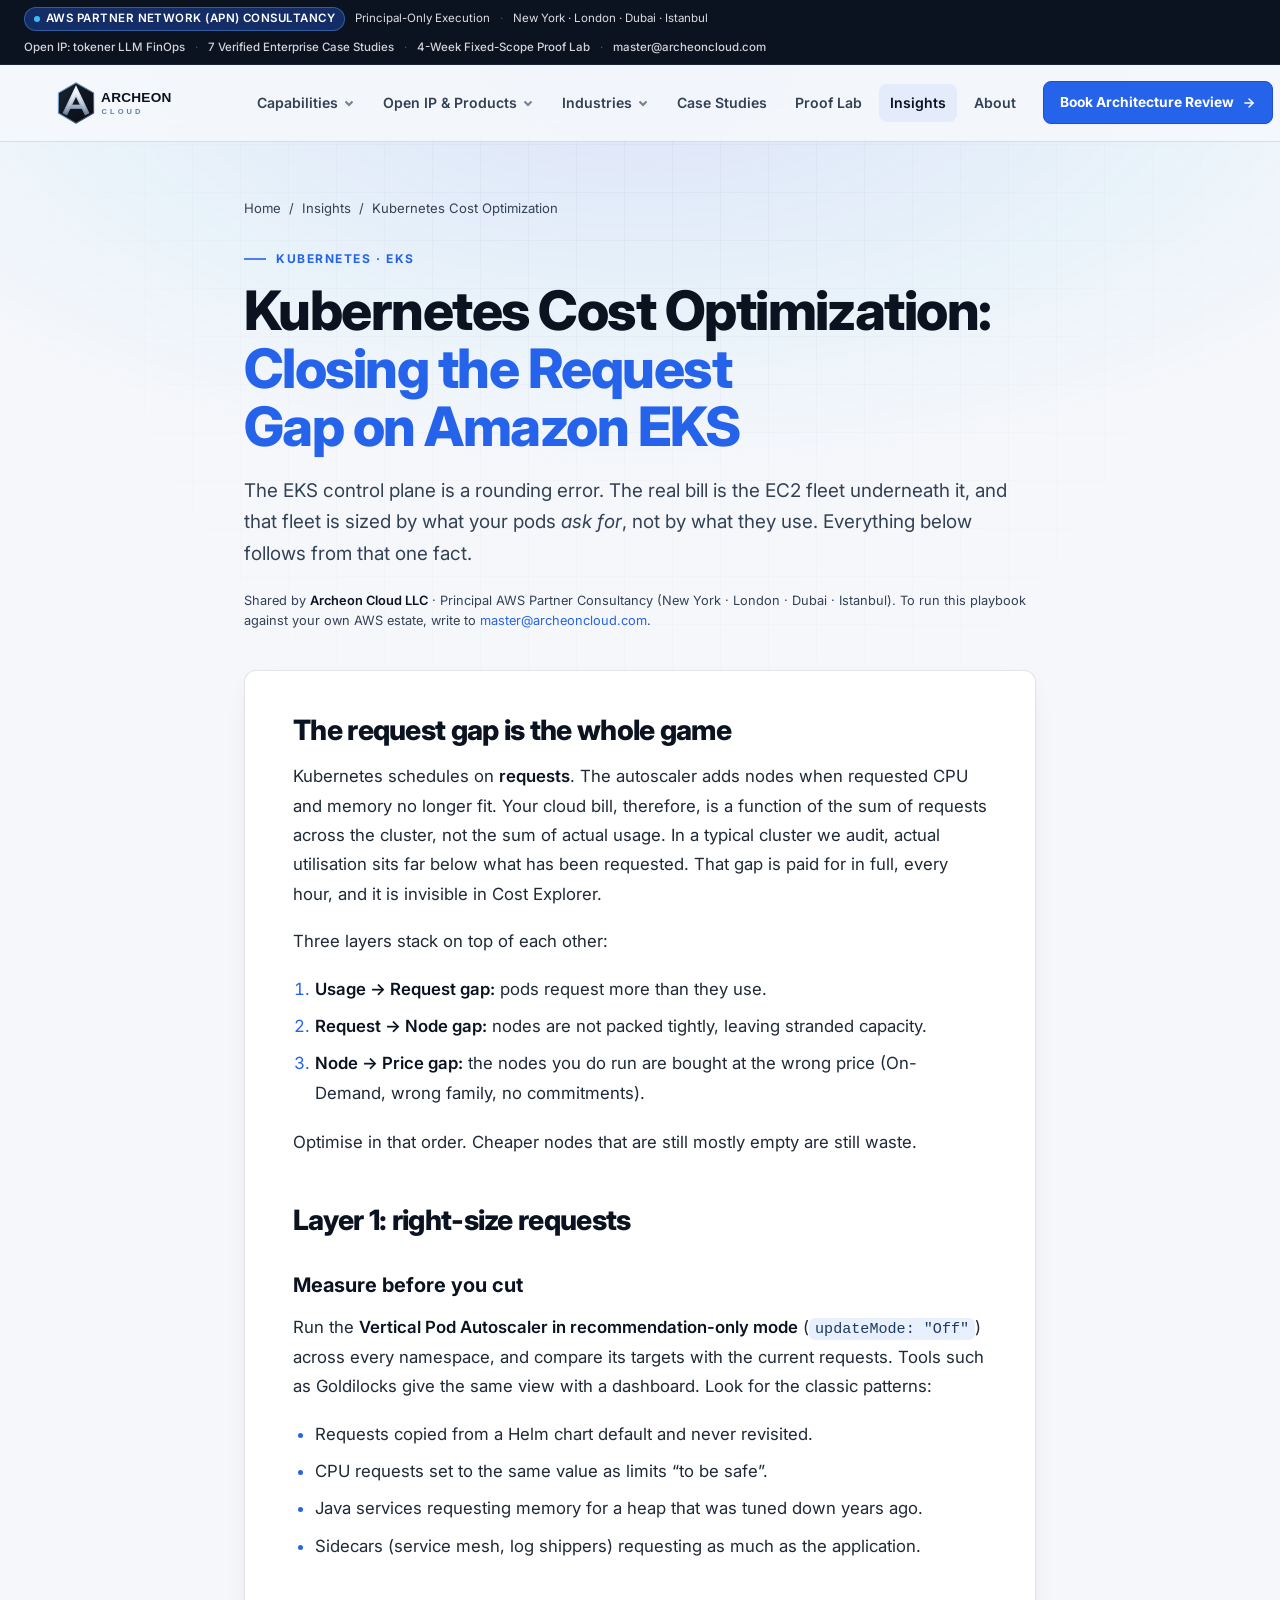
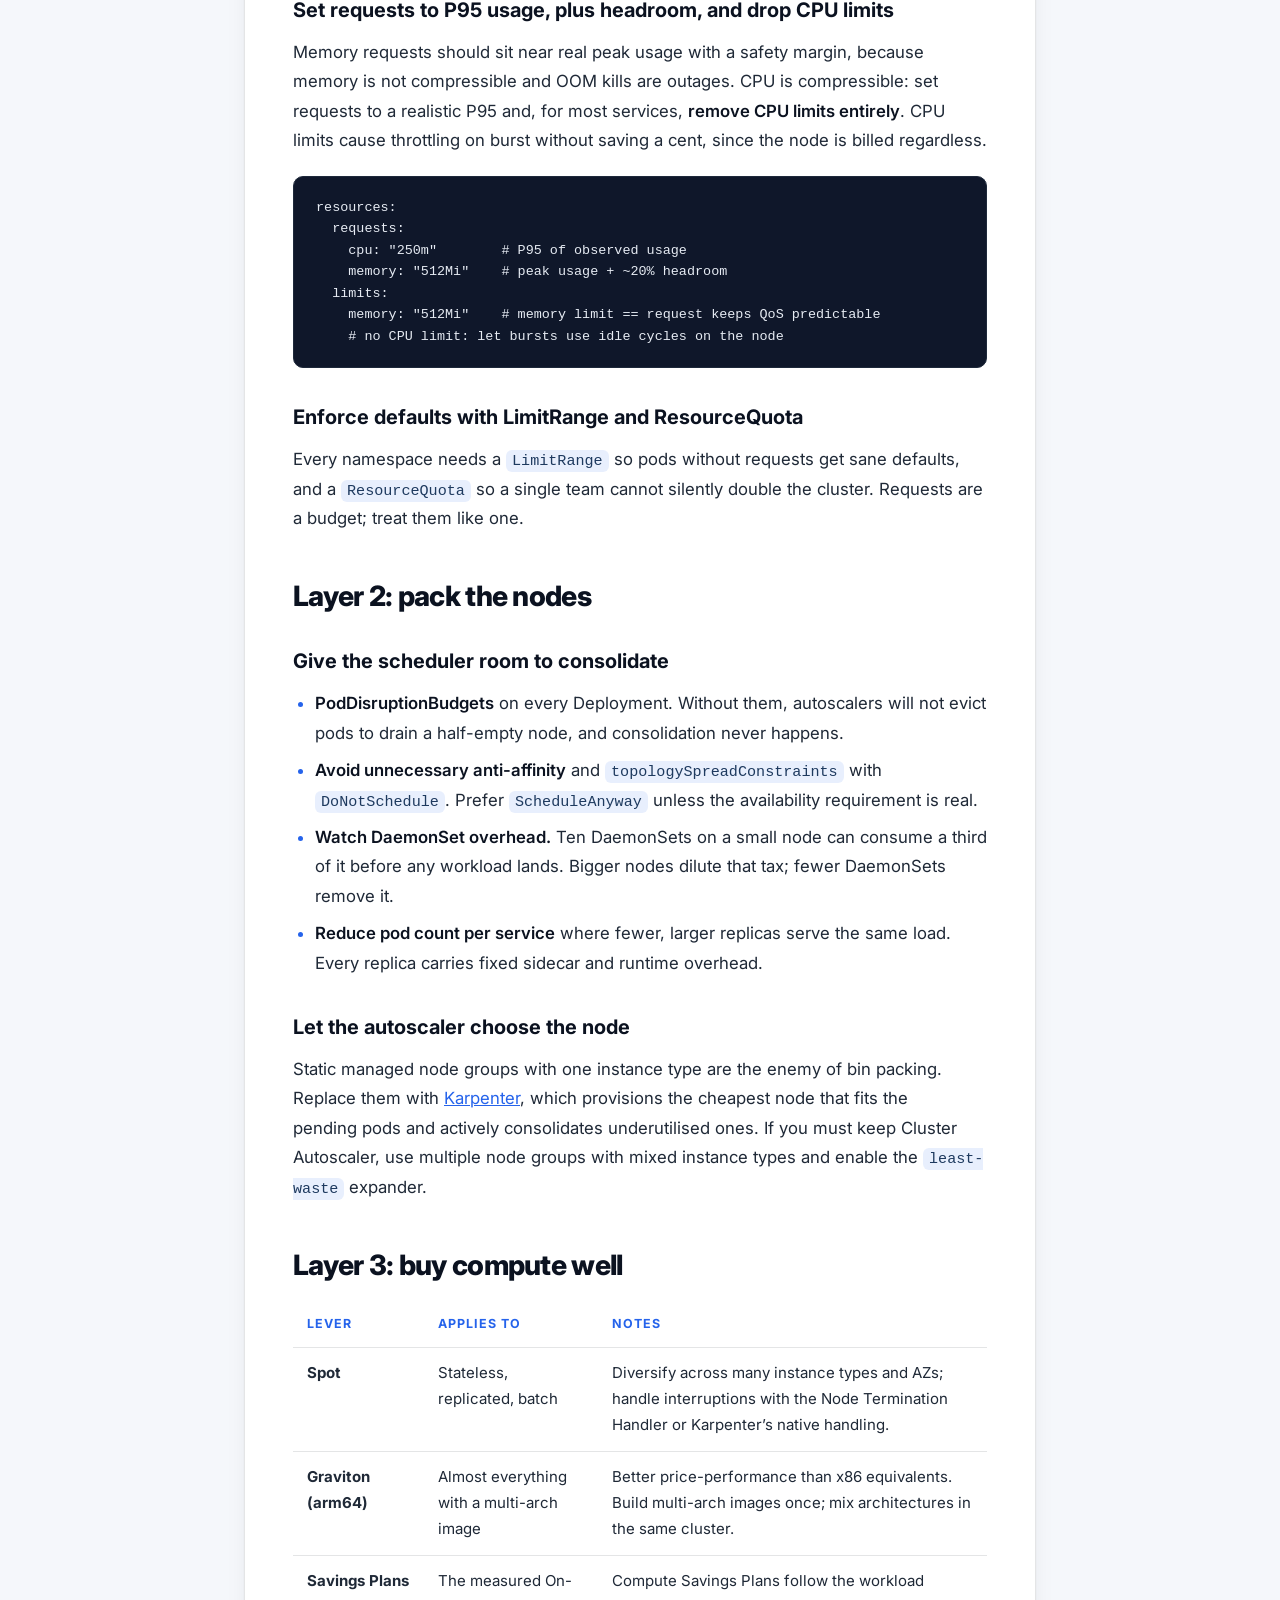
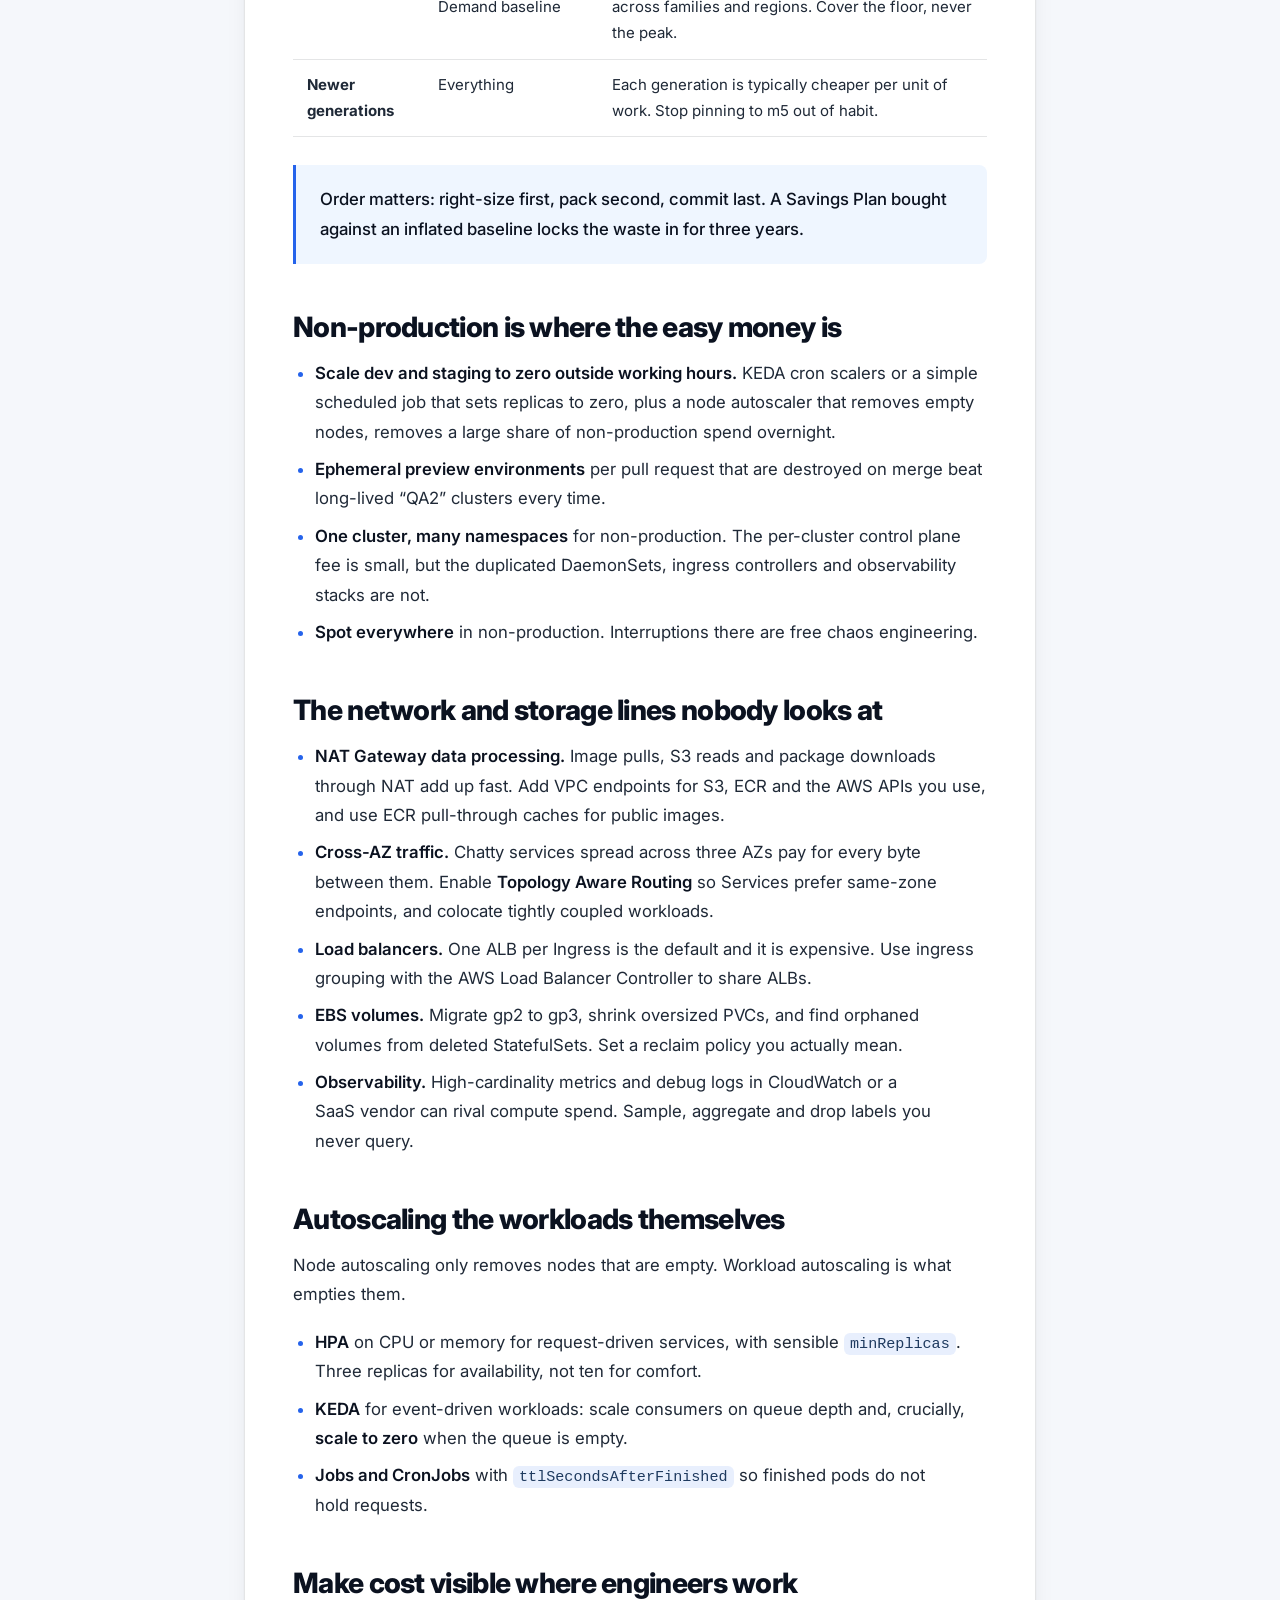
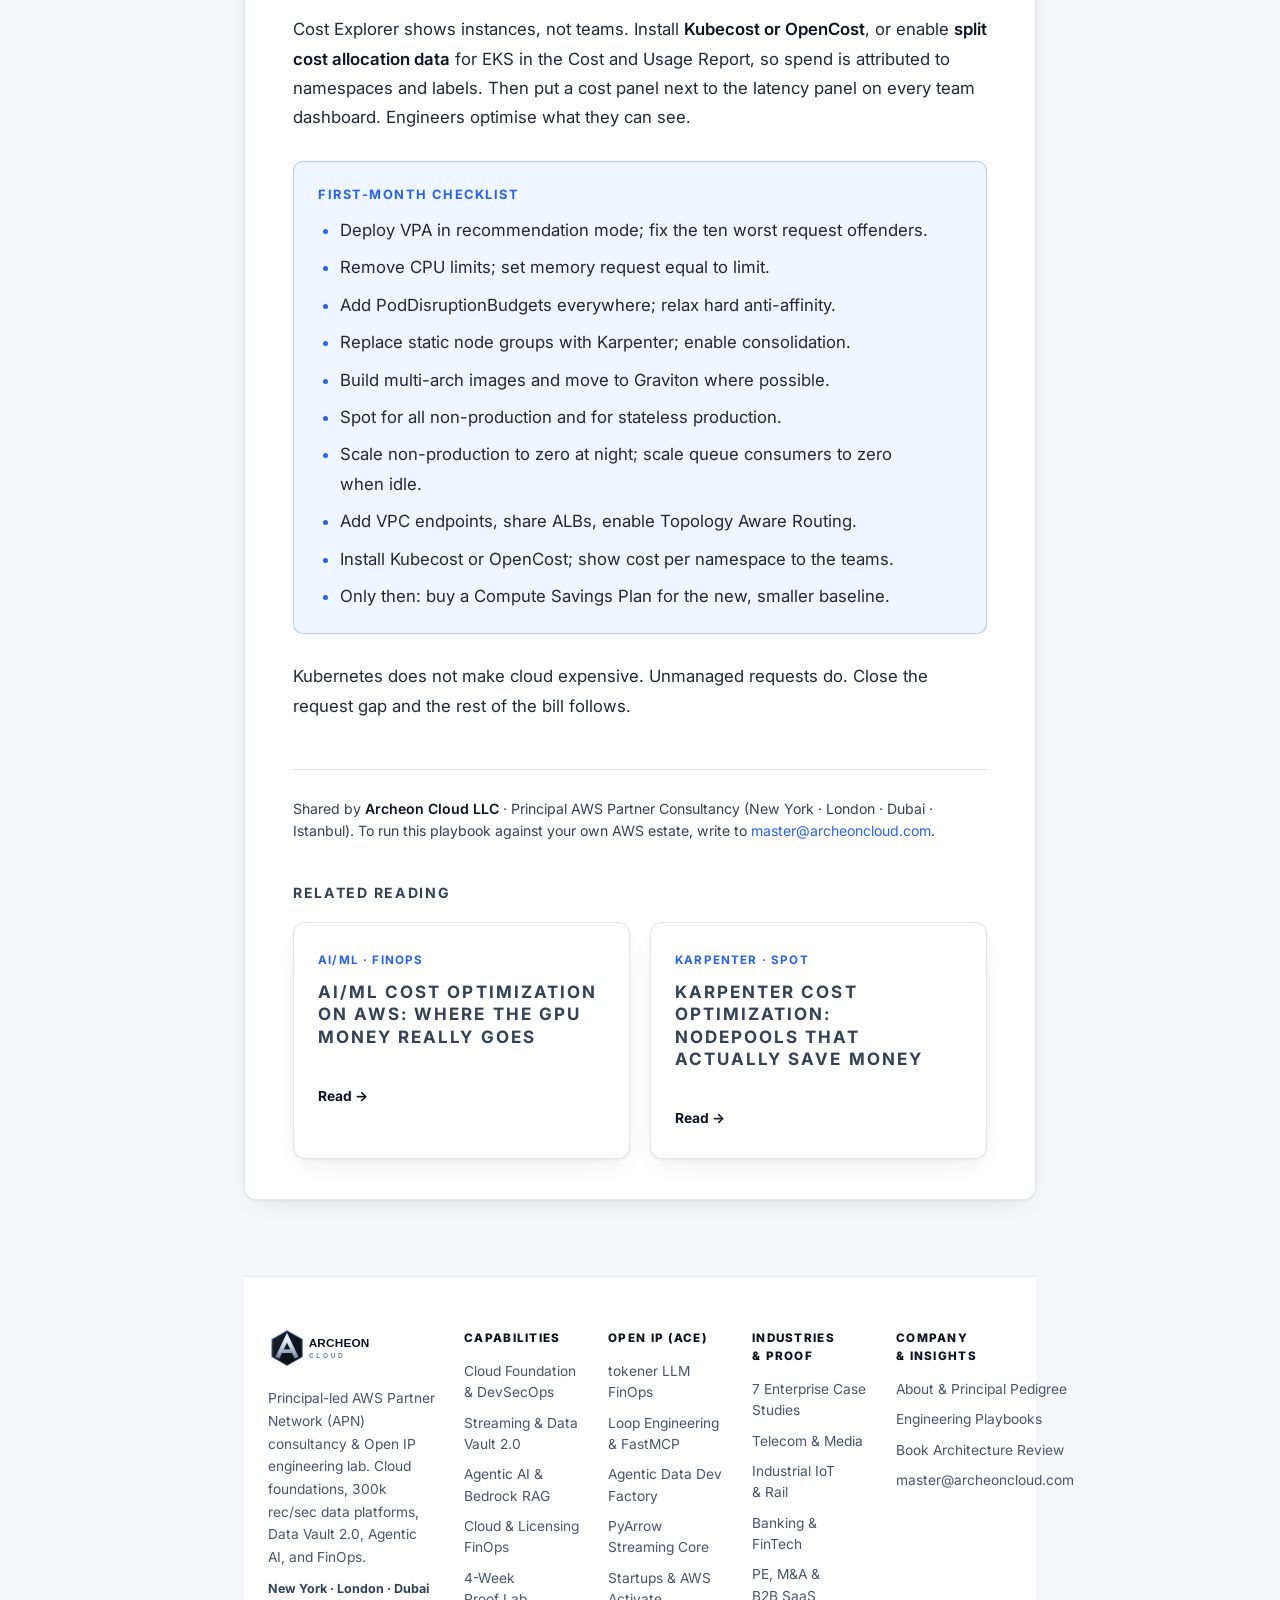
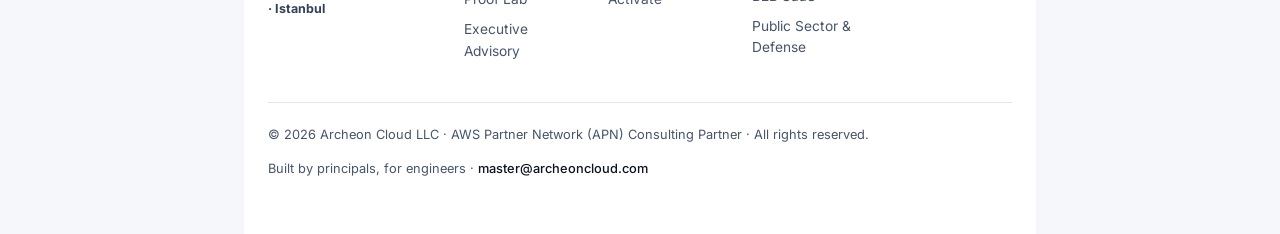
<file: blog/kubernetes-cost-optimization-eks.html>
<!DOCTYPE html>
<html lang="en">

<head>
  <meta charset="UTF-8" />
  <meta name="viewport" content="width=device-width, initial-scale=1.0" />
  <title>Kubernetes Cost Optimization: Closing the Request Gap on Amazon EKS - Archeon Cloud</title>
  <meta name="description"
    content="Your EKS bill is an EC2 bill in disguise. How to right-size requests, bin-pack nodes, buy compute well with Spot, Graviton and Savings Plans, and stop paying for empty clusters." />
  <link rel="canonical" href="https://archeoncloud.com/blog/kubernetes-cost-optimization-eks.html" />
  <meta property="og:type" content="article" />
  <meta property="og:title" content="Kubernetes Cost Optimization: Closing the Request Gap on Amazon EKS" />
  <meta property="og:description"
    content="Your EKS bill is an EC2 bill in disguise. How to right-size requests, bin-pack nodes, buy compute well with Spot, Graviton and Savings Plans, and stop paying for empty clusters." />
  <meta property="og:url" content="https://archeoncloud.com/blog/kubernetes-cost-optimization-eks.html" />
  <meta property="og:image" content="https://archeoncloud.com/assets/mark.png" />
  <meta name="twitter:card" content="summary_large_image" />
  <link rel="icon" type="image/png" href="../assets/favicon.png" />
  <link rel="preconnect" href="https://fonts.googleapis.com" />
  <link rel="preconnect" href="https://fonts.gstatic.com" crossorigin />
  <link href="https://fonts.googleapis.com/css2?family=Inter:wght@400;500;600;700;800;900&display=swap"
    rel="stylesheet" />
  <link rel="stylesheet" href="../assets/style.css" />
</head>

<body>
  <div class="aurora"></div>
  <div class="grid-fade"></div>

  <!-- Top Institutional APN Utility Bar -->
  <div class="top-bar">
    <div class="top-bar__inner">
      <div class="top-bar__left">
        <span class="top-bar__pill"><span class="pulse"></span> AWS Partner Network (APN) Consultancy</span>
        <span>Principal-Only Execution</span>
        <span class="top-bar__sep">·</span>
        <span>New York · London · Dubai · Istanbul</span>
      </div>
      <div class="top-bar__right">
        <a href="../product/tokener/">Open IP: tokener LLM FinOps</a>
        <span class="top-bar__sep">·</span>
        <a href="../case-studies/">7 Verified Enterprise Case Studies</a>
        <span class="top-bar__sep">·</span>
        <a href="../poc/">4-Week Fixed-Scope Proof Lab</a>
        <span class="top-bar__sep">·</span>
        <a href="mailto:master@archeoncloud.com">master@archeoncloud.com</a>
      </div>
    </div>
  </div>

  <!-- Sticky Header & Mega-Menu Navigation -->
  <div class="site-header-shell">
    <div class="wrap">
      <header class="site">
        <a class="brand" href="../" aria-label="Archeon Cloud home">
          <img src="../assets/logo.svg" alt="Archeon Cloud - Principal AWS Consultancy" />
        </a>
        <input type="checkbox" id="nav-toggle" class="nav-toggle" aria-hidden="true" />
        <label for="nav-toggle" class="nav-burger" aria-label="Toggle navigation"><span></span></label>
        <nav class="nav" aria-label="Primary">
          <div class="nav-item">
            <a href="../services/">
              Capabilities
              <svg class="nav-caret" viewBox="0 0 12 12" fill="none" stroke="currentColor" stroke-width="2">
                <path d="M2.5 4.5L6 8l3.5-3.5" />
              </svg>
            </a>
            <div class="nav-drop nav-drop--wide">
              <div class="nav-drop__head">4 Core Capability Practices &amp; Advisory</div>
              <a href="../services/#architecture">
                <strong>01 · Cloud Foundation &amp; DevSecOps</strong>
                <span>Multi-account AWS Control Tower, Terraform IaC, Golden AMIs, zero-downtime migration.</span>
              </a>
              <a href="../services/#streaming">
                <strong>02 · High-Throughput Data &amp; Data Vault 2.0</strong>
                <span>300k rec/sec PyArrow streaming, dbt Hybrid Data Vault 2.0, Iceberg &amp; Snowflake
                  lakehouses.</span>
              </a>
              <a href="../services/#genai">
                <strong>03 · Agentic AI &amp; Developer Platforms</strong>
                <span>Amazon Bedrock RAG, FastMCP tool servers, Loop Engineering &amp; 10x agentic workflows.</span>
              </a>
              <a href="../services/#finops">
                <strong>04 · Cloud FinOps &amp; Commercial Licensing</strong>
                <span>22% cloud spend recovery, Oracle Exadata &amp; SQL optimization, tokener LLM economics.</span>
              </a>
              <a href="../consultancy/">
                <strong>Executive Advisory &amp; Fractional Principal</strong>
                <span>M&amp;A technical due diligence, architecture rescue, and board-grade roadmaps.</span>
              </a>
              <a href="../startups/">
                <strong>High-Growth Startups &amp; AWS Activate</strong>
                <span>SOC 2 / HIPAA-ready foundations in 3 weeks with credit-aligned co-funding.</span>
              </a>
            </div>
          </div>

          <div class="nav-item">
            <a href="../product/tokener/">
              Open IP &amp; Products
              <svg class="nav-caret" viewBox="0 0 12 12" fill="none" stroke="currentColor" stroke-width="2">
                <path d="M2.5 4.5L6 8l3.5-3.5" />
              </svg>
            </a>
            <div class="nav-drop">
              <div class="nav-drop__head">The Archeon Cloud Engine (ACE)</div>
              <a href="../product/tokener/">
                <strong>tokener · LLM FinOps Control Plane</strong>
                <span>Self-hosted pre-stream token budget enforcement &amp; real-time cost attribution for Bedrock,
                  Anthropic &amp; OpenAI.</span>
              </a>
              <a href="../services/#genai">
                <strong>Loop Engineering &amp; AI Skills OS</strong>
                <span>Reusable FastMCP servers &amp; agentic context protocols delivering 10x developer velocity.</span>
              </a>
              <a href="../services/#data-vault">
                <strong>Agentic Data Development Factory</strong>
                <span>AI Skills &amp; MCP solutions for Data Engineering, Data Architecture, Governance Audit &amp; DB
                  Performance Tuning.</span>
              </a>
              <a href="../services/#streaming">
                <strong>PyArrow C++ Zero-Copy Streaming Core</strong>
                <span>300k records/sec micro-batch Parquet engine running under 80 MB RAM at 1/10th Spark cost.</span>
              </a>
            </div>
          </div>

          <div class="nav-item">
            <a href="../industries/">
              Industries
              <svg class="nav-caret" viewBox="0 0 12 12" fill="none" stroke="currentColor" stroke-width="2">
                <path d="M2.5 4.5L6 8l3.5-3.5" />
              </svg>
            </a>
            <div class="nav-drop nav-drop--wide">
              <div class="nav-drop__head">Regulated &amp; High-Velocity Verticals</div>
              <a href="../industries/#telecom">
                <strong>Telecom &amp; Digital Media</strong>
                <span>50M+ subscriber DPI telemetry, 20.5B daily records, sub-minute observability.</span>
              </a>
              <a href="../industries/#iiot">
                <strong>Industrial IoT, Rail &amp; Mobility</strong>
                <span>50M+ daily sensor files, fleet digital twins, predictive maintenance on AWS.</span>
              </a>
              <a href="../industries/#fintech">
                <strong>Banking, Capital Markets &amp; FinTech</strong>
                <span>PCI-DSS, SOX &amp; GDPR lakehouses, risk analytics, commercial database FinOps.</span>
              </a>
              <a href="../industries/#pe-saas">
                <strong>Private Equity, M&amp;A &amp; B2B SaaS</strong>
                <span>Post-merger cloud carve-outs, 1,000x CI/CD acceleration, SaaS unit economics.</span>
              </a>
              <a href="../industries/#retail">
                <strong>Global Retail &amp; Supply Chain</strong>
                <span>Omnichannel demand forecasting, 100% crash elimination via dbt &amp; DuckDB.</span>
              </a>
              <a href="../industries/#govtech">
                <strong>Public Sector, Defense &amp; GovTech</strong>
                <span>Air-gapped migrations, 80 TB intelligence archives, 19x national tax platform scale.</span>
              </a>
            </div>
          </div>

          <a href="../case-studies/">Case Studies</a>
          <a href="../poc/">Proof Lab</a>
          <a href="../blog/" class="active">Insights</a>
          <a href="../about/">About</a>
        </nav>
        <a class="nav-cta" href="../contact/">
          Book Architecture Review
          <svg width="14" height="14" viewBox="0 0 24 24" fill="none" stroke="currentColor" stroke-width="2.4"
            stroke-linecap="round" stroke-linejoin="round">
            <path d="M5 12h14" />
            <path d="m12 5 7 7-7 7" />
          </svg>
        </a>
      </header>
    </div>
  </div>

  <div class="wrap wrap--narrow">
    <section class="article-head">
      <div class="crumbs"><a href="../">Home</a> &nbsp;/&nbsp; <a href="../blog/">Insights</a> &nbsp;/&nbsp; Kubernetes
        Cost Optimization</div>
      <div class="eyebrow">Kubernetes · EKS</div>
      <h1>Kubernetes Cost Optimization: <span class="grad">Closing the Request Gap on Amazon EKS</span></h1>
      <p class="lede">The EKS control plane is a rounding error. The real bill is the EC2 fleet underneath it, and that
        fleet is sized by what your pods <em>ask for</em>, not by what they use. Everything below follows from that one
        fact.</p>
      <p class="shared">Shared by <b>Archeon Cloud LLC</b> · Principal AWS Partner Consultancy (New York · London ·
        Dubai · Istanbul). To run this playbook against your own AWS estate, write to <a
          href="mailto:master@archeoncloud.com"
          style="color:var(--blue); text-decoration:none;">master@archeoncloud.com</a>.</p>
    </section>

    <div class="article-shell">
      <article class="article">
        <h2>The request gap is the whole game</h2>
        <p>Kubernetes schedules on <strong>requests</strong>. The autoscaler adds nodes when requested CPU and memory no
          longer fit. Your cloud bill, therefore, is a function of the sum of requests across the cluster, not the sum
          of actual usage. In a typical cluster we audit, actual utilisation sits far below what has been requested.
          That gap is paid for in full, every hour, and it is invisible in Cost Explorer.</p>
        <p>Three layers stack on top of each other:</p>
        <ol>
          <li><strong>Usage → Request gap:</strong> pods request more than they use.</li>
          <li><strong>Request → Node gap:</strong> nodes are not packed tightly, leaving stranded capacity.</li>
          <li><strong>Node → Price gap:</strong> the nodes you do run are bought at the wrong price (On-Demand, wrong
            family, no commitments).</li>
        </ol>
        <p>Optimise in that order. Cheaper nodes that are still mostly empty are still waste.</p>

        <h2>Layer 1: right-size requests</h2>
        <h3>Measure before you cut</h3>
        <p>Run the <strong>Vertical Pod Autoscaler in recommendation-only mode</strong> (<code>updateMode: "Off"</code>)
          across every namespace, and compare its targets with the current requests. Tools such as Goldilocks give the
          same view with a dashboard. Look for the classic patterns:</p>
        <ul>
          <li>Requests copied from a Helm chart default and never revisited.</li>
          <li>CPU requests set to the same value as limits “to be safe”.</li>
          <li>Java services requesting memory for a heap that was tuned down years ago.</li>
          <li>Sidecars (service mesh, log shippers) requesting as much as the application.</li>
        </ul>

        <h3>Set requests to P95 usage, plus headroom, and drop CPU limits</h3>
        <p>Memory requests should sit near real peak usage with a safety margin, because memory is not compressible and
          OOM kills are outages. CPU is compressible: set requests to a realistic P95 and, for most services,
          <strong>remove CPU limits entirely</strong>. CPU limits cause throttling on burst without saving a cent, since
          the node is billed regardless.</p>
        <pre><code>resources:
  requests:
    cpu: "250m"        # P95 of observed usage
    memory: "512Mi"    # peak usage + ~20% headroom
  limits:
    memory: "512Mi"    # memory limit == request keeps QoS predictable
    # no CPU limit: let bursts use idle cycles on the node</code></pre>

        <h3>Enforce defaults with LimitRange and ResourceQuota</h3>
        <p>Every namespace needs a <code>LimitRange</code> so pods without requests get sane defaults, and a
          <code>ResourceQuota</code> so a single team cannot silently double the cluster. Requests are a budget; treat
          them like one.</p>

        <h2>Layer 2: pack the nodes</h2>
        <h3>Give the scheduler room to consolidate</h3>
        <ul>
          <li><strong>PodDisruptionBudgets</strong> on every Deployment. Without them, autoscalers will not evict pods
            to drain a half-empty node, and consolidation never happens.</li>
          <li><strong>Avoid unnecessary anti-affinity</strong> and <code>topologySpreadConstraints</code> with
            <code>DoNotSchedule</code>. Prefer <code>ScheduleAnyway</code> unless the availability requirement is real.
          </li>
          <li><strong>Watch DaemonSet overhead.</strong> Ten DaemonSets on a small node can consume a third of it before
            any workload lands. Bigger nodes dilute that tax; fewer DaemonSets remove it.</li>
          <li><strong>Reduce pod count per service</strong> where fewer, larger replicas serve the same load. Every
            replica carries fixed sidecar and runtime overhead.</li>
        </ul>

        <h3>Let the autoscaler choose the node</h3>
        <p>Static managed node groups with one instance type are the enemy of bin packing. Replace them with <a
            href="../blog/karpenter-cost-optimization.html">Karpenter</a>, which provisions the cheapest node that fits
          the pending pods and actively consolidates underutilised ones. If you must keep Cluster Autoscaler, use
          multiple node groups with mixed instance types and enable the <code>least-waste</code> expander.</p>

        <h2>Layer 3: buy compute well</h2>
        <table>
          <thead>
            <tr>
              <th>Lever</th>
              <th>Applies to</th>
              <th>Notes</th>
            </tr>
          </thead>
          <tbody>
            <tr>
              <td><strong>Spot</strong></td>
              <td>Stateless, replicated, batch</td>
              <td>Diversify across many instance types and AZs; handle interruptions with the Node Termination Handler
                or Karpenter’s native handling.</td>
            </tr>
            <tr>
              <td><strong>Graviton (arm64)</strong></td>
              <td>Almost everything with a multi-arch image</td>
              <td>Better price-performance than x86 equivalents. Build multi-arch images once; mix architectures in the
                same cluster.</td>
            </tr>
            <tr>
              <td><strong>Savings Plans</strong></td>
              <td>The measured On-Demand baseline</td>
              <td>Compute Savings Plans follow the workload across families and regions. Cover the floor, never the
                peak.</td>
            </tr>
            <tr>
              <td><strong>Newer generations</strong></td>
              <td>Everything</td>
              <td>Each generation is typically cheaper per unit of work. Stop pinning to m5 out of habit.</td>
            </tr>
          </tbody>
        </table>
        <blockquote>Order matters: right-size first, pack second, commit last. A Savings Plan bought against an inflated
          baseline locks the waste in for three years.</blockquote>

        <h2>Non-production is where the easy money is</h2>
        <ul>
          <li><strong>Scale dev and staging to zero outside working hours.</strong> KEDA cron scalers or a simple
            scheduled job that sets replicas to zero, plus a node autoscaler that removes empty nodes, removes a large
            share of non-production spend overnight.</li>
          <li><strong>Ephemeral preview environments</strong> per pull request that are destroyed on merge beat
            long-lived “QA2” clusters every time.</li>
          <li><strong>One cluster, many namespaces</strong> for non-production. The per-cluster control plane fee is
            small, but the duplicated DaemonSets, ingress controllers and observability stacks are not.</li>
          <li><strong>Spot everywhere</strong> in non-production. Interruptions there are free chaos engineering.</li>
        </ul>

        <h2>The network and storage lines nobody looks at</h2>
        <ul>
          <li><strong>NAT Gateway data processing.</strong> Image pulls, S3 reads and package downloads through NAT add
            up fast. Add VPC endpoints for S3, ECR and the AWS APIs you use, and use ECR pull-through caches for public
            images.</li>
          <li><strong>Cross-AZ traffic.</strong> Chatty services spread across three AZs pay for every byte between
            them. Enable <strong>Topology Aware Routing</strong> so Services prefer same-zone endpoints, and colocate
            tightly coupled workloads.</li>
          <li><strong>Load balancers.</strong> One ALB per Ingress is the default and it is expensive. Use ingress
            grouping with the AWS Load Balancer Controller to share ALBs.</li>
          <li><strong>EBS volumes.</strong> Migrate gp2 to gp3, shrink oversized PVCs, and find orphaned volumes from
            deleted StatefulSets. Set a reclaim policy you actually mean.</li>
          <li><strong>Observability.</strong> High-cardinality metrics and debug logs in CloudWatch or a SaaS vendor can
            rival compute spend. Sample, aggregate and drop labels you never query.</li>
        </ul>

        <h2>Autoscaling the workloads themselves</h2>
        <p>Node autoscaling only removes nodes that are empty. Workload autoscaling is what empties them.</p>
        <ul>
          <li><strong>HPA</strong> on CPU or memory for request-driven services, with sensible <code>minReplicas</code>.
            Three replicas for availability, not ten for comfort.</li>
          <li><strong>KEDA</strong> for event-driven workloads: scale consumers on queue depth and, crucially,
            <strong>scale to zero</strong> when the queue is empty.</li>
          <li><strong>Jobs and CronJobs</strong> with <code>ttlSecondsAfterFinished</code> so finished pods do not hold
            requests.</li>
        </ul>

        <h2>Make cost visible where engineers work</h2>
        <p>Cost Explorer shows instances, not teams. Install <strong>Kubecost or OpenCost</strong>, or enable
          <strong>split cost allocation data</strong> for EKS in the Cost and Usage Report, so spend is attributed to
          namespaces and labels. Then put a cost panel next to the latency panel on every team dashboard. Engineers
          optimise what they can see.</p>

        <div class="callout">
          <h4>First-month checklist</h4>
          <ul>
            <li>Deploy VPA in recommendation mode; fix the ten worst request offenders.</li>
            <li>Remove CPU limits; set memory request equal to limit.</li>
            <li>Add PodDisruptionBudgets everywhere; relax hard anti-affinity.</li>
            <li>Replace static node groups with Karpenter; enable consolidation.</li>
            <li>Build multi-arch images and move to Graviton where possible.</li>
            <li>Spot for all non-production and for stateless production.</li>
            <li>Scale non-production to zero at night; scale queue consumers to zero when idle.</li>
            <li>Add VPC endpoints, share ALBs, enable Topology Aware Routing.</li>
            <li>Install Kubecost or OpenCost; show cost per namespace to the teams.</li>
            <li>Only then: buy a Compute Savings Plan for the new, smaller baseline.</li>
          </ul>
        </div>

        <p>Kubernetes does not make cloud expensive. Unmanaged requests do. Close the request gap and the rest of the
          bill follows.</p>
      </article>

      <div class="article-foot">
        <p class="shared">Shared by <b>Archeon Cloud LLC</b> · Principal AWS Partner Consultancy (New York · London ·
          Dubai · Istanbul). To run this playbook against your own AWS estate, write to <a
            href="mailto:master@archeoncloud.com"
            style="color:var(--blue); text-decoration:none;">master@archeoncloud.com</a>.</p>

        <div class="related">
          <h3>Related reading</h3>
          <div class="grid grid-2" style="margin-top:0;">
            <a class="card card--link post-card" href="../blog/ai-ml-cost-optimization-aws.html"
              style="min-height:auto;"><span class="kicker">AI/ML · FinOps</span>
              <h3 style="font-size:17px;">AI/ML Cost Optimization on AWS: Where the GPU Money Really Goes</h3><span
                class="more">Read →</span>
            </a>
            <a class="card card--link post-card" href="../blog/karpenter-cost-optimization.html"
              style="min-height:auto;"><span class="kicker">Karpenter · Spot</span>
              <h3 style="font-size:17px;">Karpenter Cost Optimization: NodePools That Actually Save Money</h3><span
                class="more">Read →</span>
            </a>
          </div>
        </div>
      </div>
    </div>

    <!-- Institutional Footer -->
    <footer>
      <div class="wrap">
        <div class="foot-grid">
          <div>
            <img src="../assets/logo.svg" alt="Archeon Cloud" />
            <p>Principal-led AWS Partner Network (APN) consultancy &amp; Open IP engineering lab. Cloud foundations,
              300k rec/sec data platforms, Data Vault 2.0, Agentic AI, and FinOps.</p>
            <p style="margin-top: 10px; font-size: 0.78rem; color: var(--silver);"><strong>New York · London · Dubai ·
                Istanbul</strong></p>
          </div>
          <div>
            <h4>Capabilities</h4>
            <ul>
              <li><a href="../services/#architecture">Cloud Foundation &amp; DevSecOps</a></li>
              <li><a href="../services/#streaming">Streaming &amp; Data Vault 2.0</a></li>
              <li><a href="../services/#genai">Agentic AI &amp; Bedrock RAG</a></li>
              <li><a href="../services/#finops">Cloud &amp; Licensing FinOps</a></li>
              <li><a href="../poc/">4-Week Proof Lab</a></li>
              <li><a href="../consultancy/">Executive Advisory</a></li>
            </ul>
          </div>
          <div>
            <h4>Open IP (ACE)</h4>
            <ul>
              <li><a href="../product/tokener/">tokener LLM FinOps</a></li>
              <li><a href="../services/#genai">Loop Engineering &amp; FastMCP</a></li>
              <li><a href="../services/#data-vault">Agentic Data Dev Factory</a></li>
              <li><a href="../services/#streaming">PyArrow Streaming Core</a></li>
              <li><a href="../startups/">Startups &amp; AWS Activate</a></li>
            </ul>
          </div>
          <div>
            <h4>Industries &amp; Proof</h4>
            <ul>
              <li><a href="../case-studies/">7 Enterprise Case Studies</a></li>
              <li><a href="../industries/#telecom">Telecom &amp; Media</a></li>
              <li><a href="../industries/#iiot">Industrial IoT &amp; Rail</a></li>
              <li><a href="../industries/#fintech">Banking &amp; FinTech</a></li>
              <li><a href="../industries/#pe-saas">PE, M&amp;A &amp; B2B SaaS</a></li>
              <li><a href="../industries/#govtech">Public Sector &amp; Defense</a></li>
            </ul>
          </div>
          <div>
            <h4>Company &amp; Insights</h4>
            <ul>
              <li><a href="../about/">About &amp; Principal Pedigree</a></li>
              <li><a href="../blog/">Engineering Playbooks</a></li>
              <li><a href="../contact/">Book Architecture Review</a></li>
              <li><a href="mailto:master@archeoncloud.com">master@archeoncloud.com</a></li>
            </ul>
          </div>
        </div>
        <div class="foot-bottom">
          <span>© 2026 Archeon Cloud LLC · AWS Partner Network (APN) Consulting Partner · All rights reserved.</span>
          <span>Built by principals, for engineers · <a
              href="mailto:master@archeoncloud.com">master@archeoncloud.com</a></span>
        </div>
      </div>
    </footer>

</body>

</html>
</file>
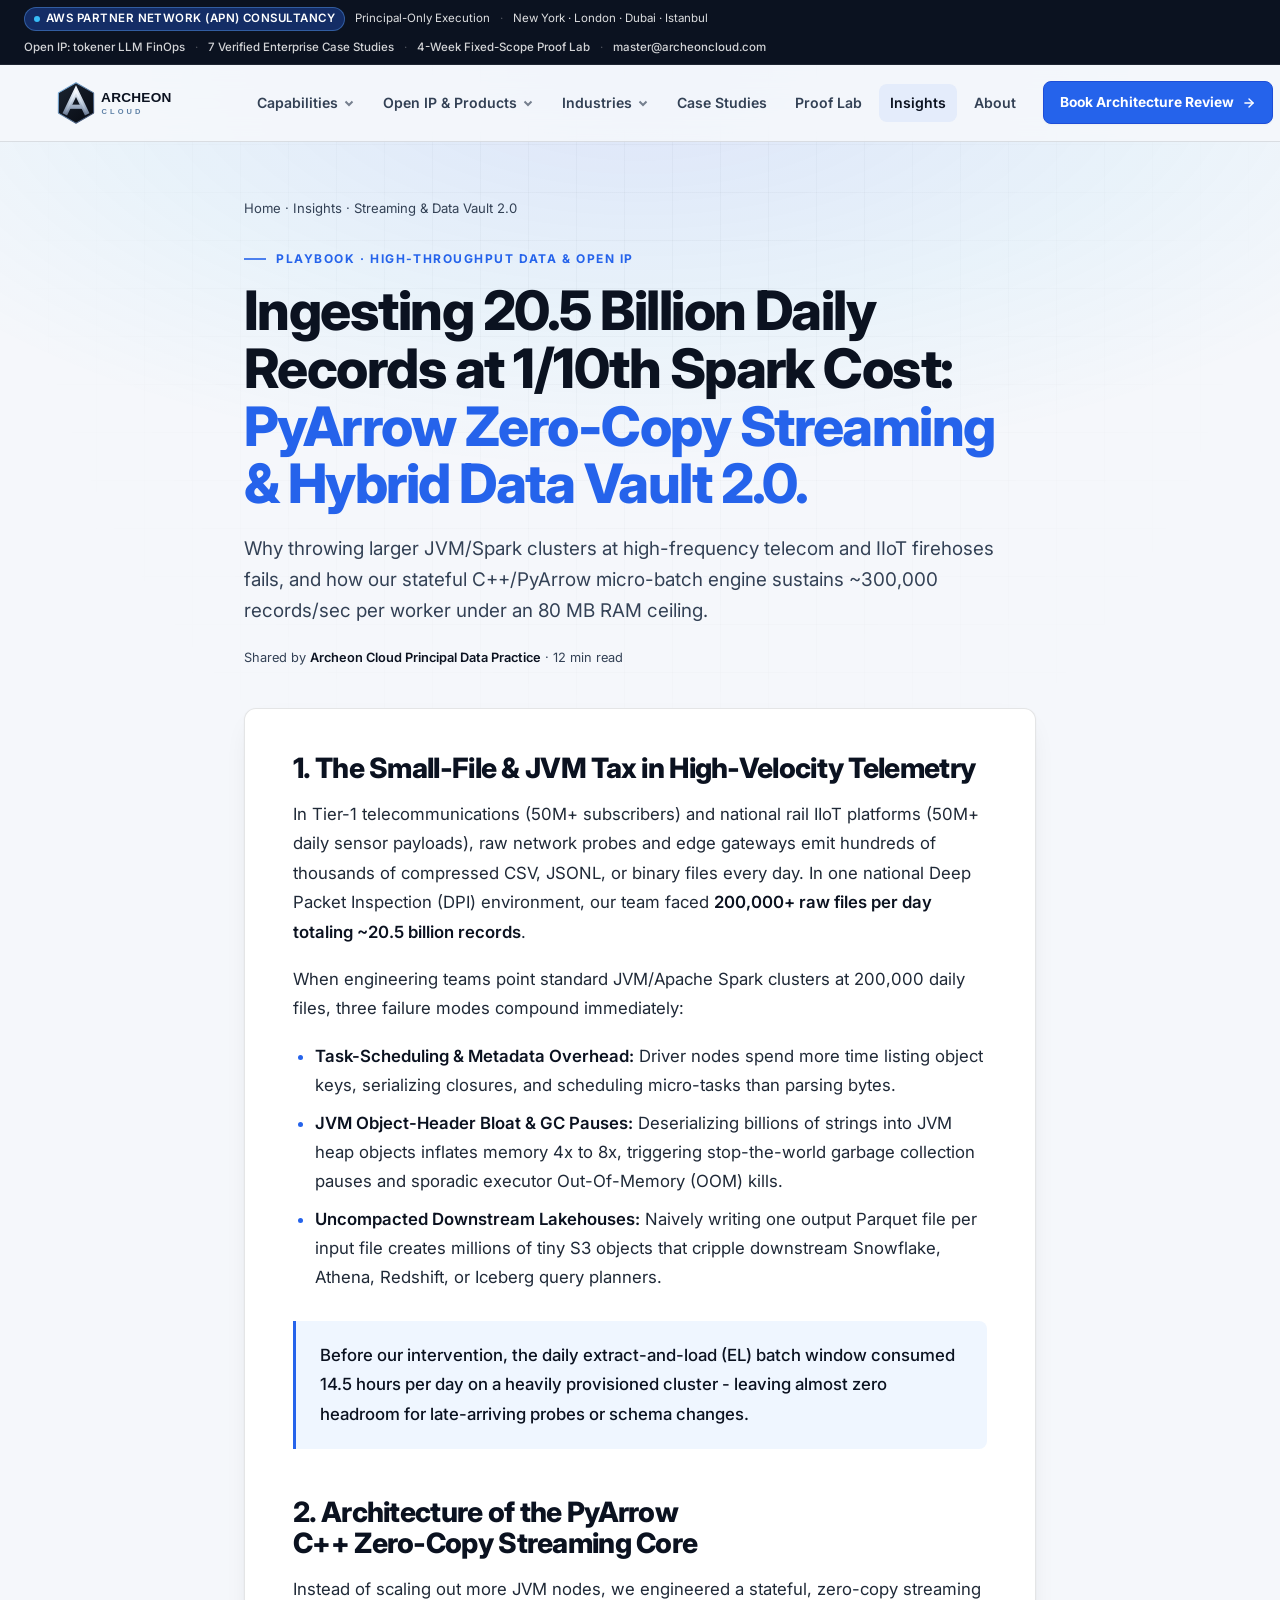
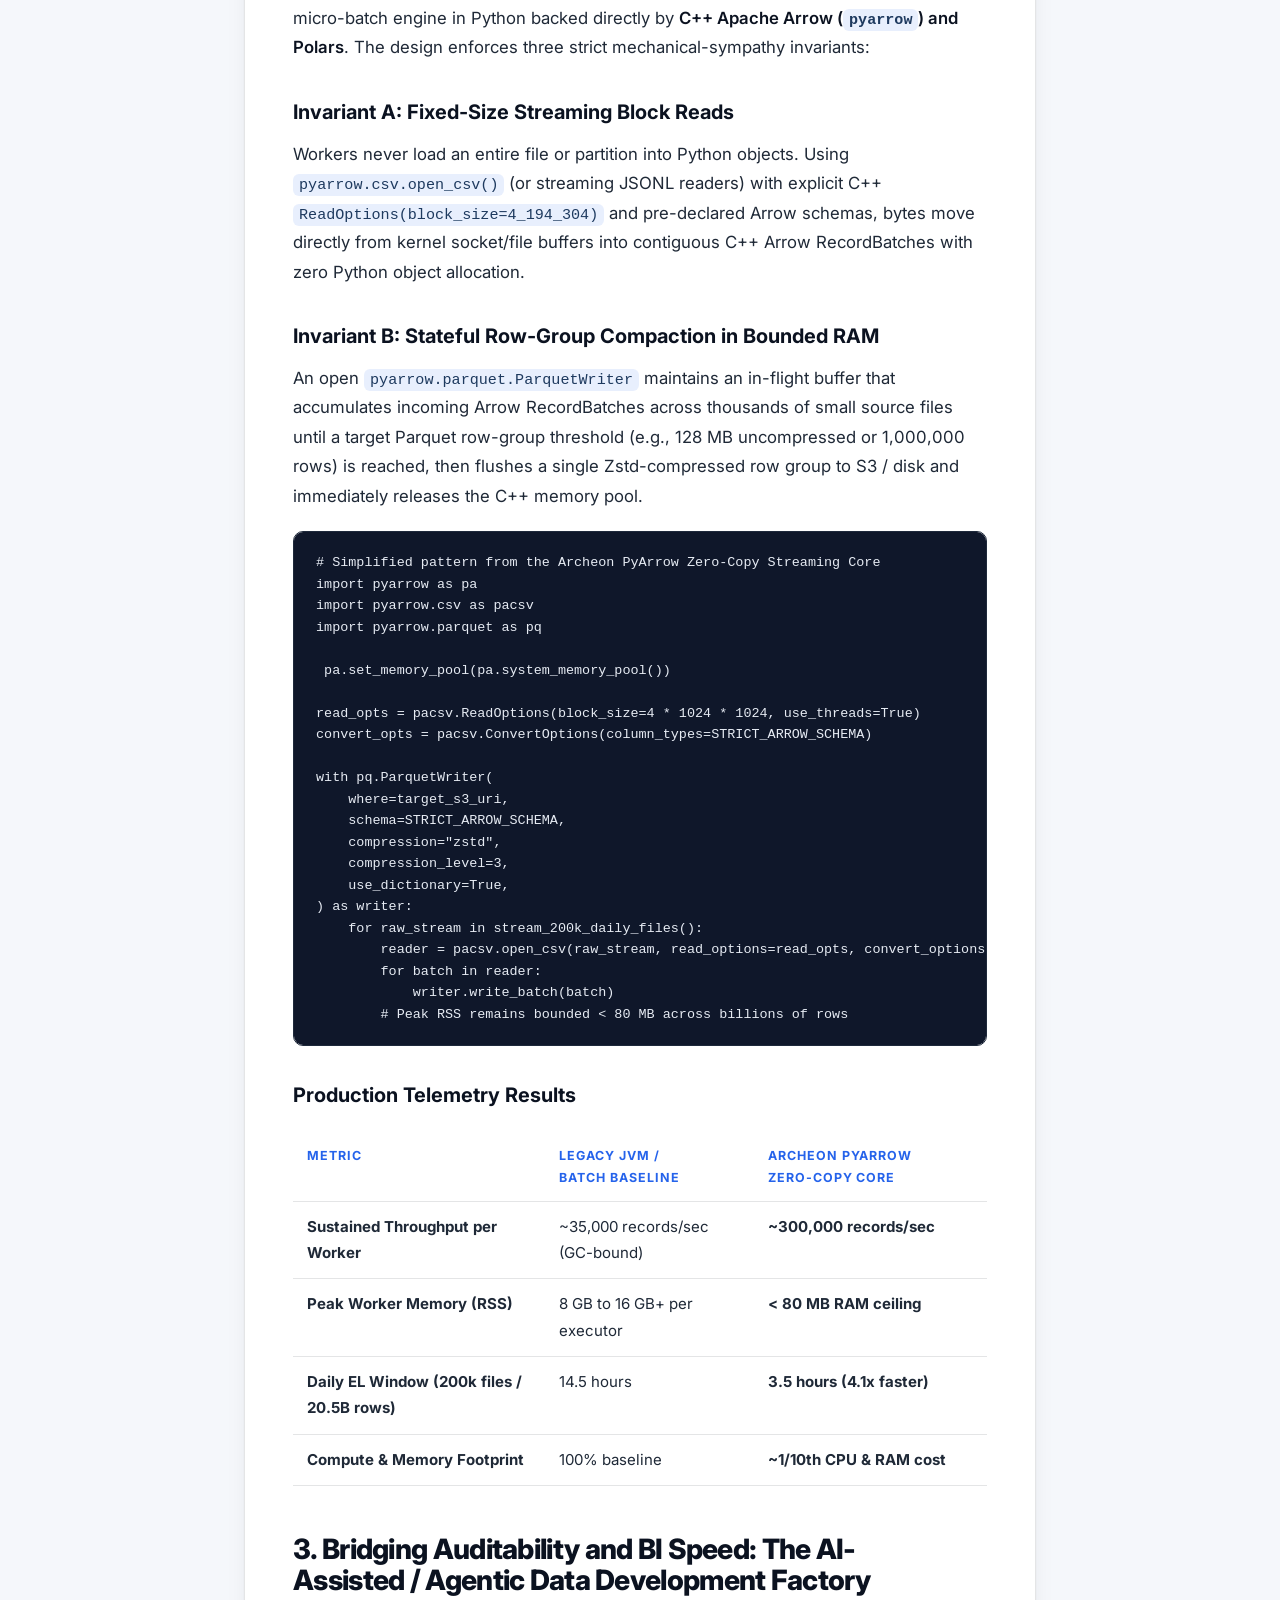
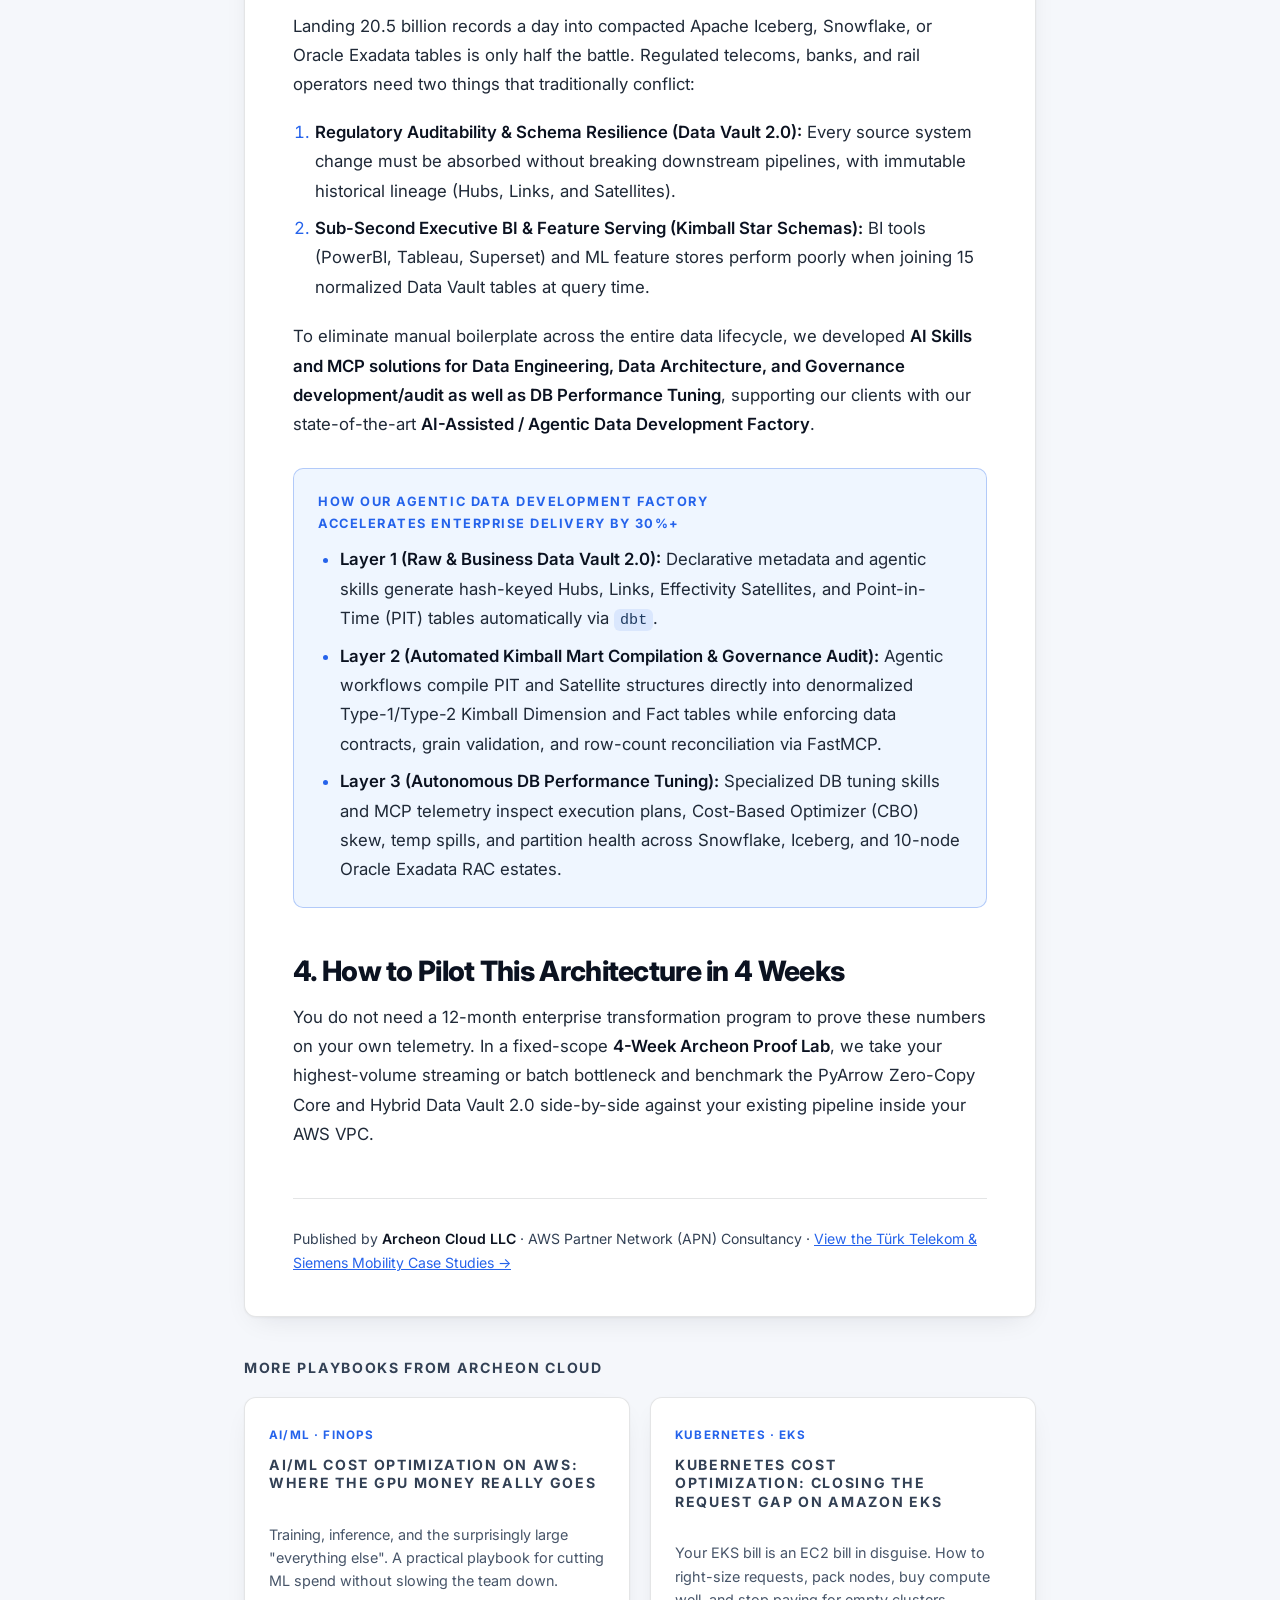
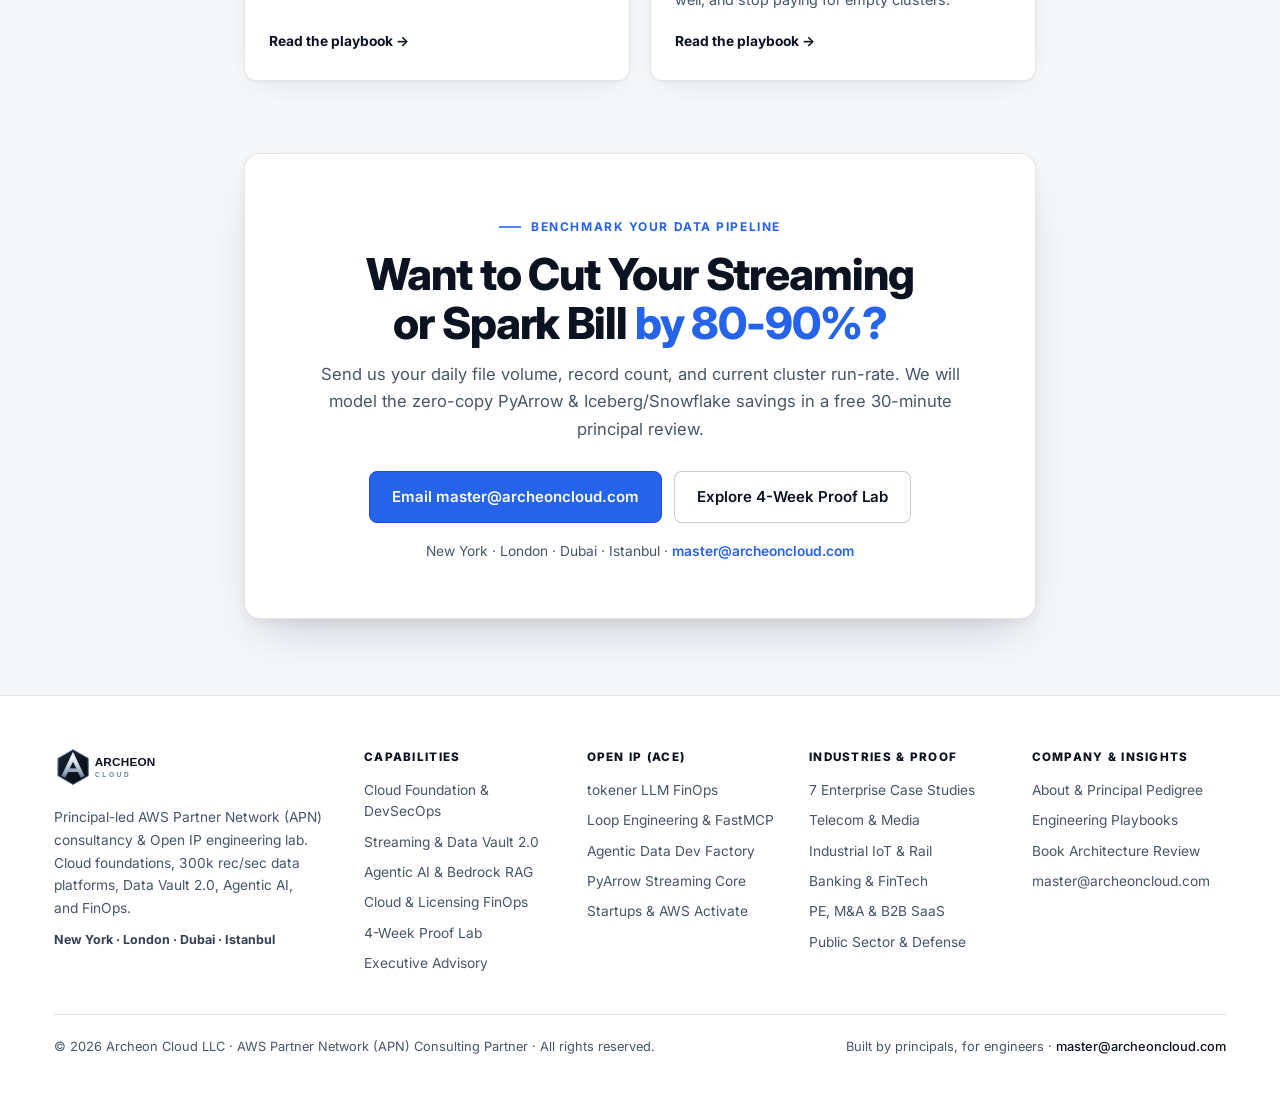
<file: blog/pyarrow-zero-copy-streaming-data-vault.html>
<!DOCTYPE html>
<html lang="en">

<head>
  <meta charset="UTF-8" />
  <meta name="viewport" content="width=device-width, initial-scale=1.0" />
  <title>Ingesting 20.5 Billion Daily Records at 1/10th Spark Cost: PyArrow Zero-Copy Streaming &amp; Hybrid Data Vault
    2.0 | Archeon Cloud</title>
  <meta name="description"
    content="How Archeon Cloud replaced OOM-prone JVM/Spark ingestion clusters with a stateful C++/PyArrow zero-copy streaming Parquet engine (~300,000 records/sec under 80 MB RAM) and automated Hybrid Data Vault 2.0 + Kimball star schemas via dbt." />
  <link rel="canonical" href="https://archeoncloud.com/blog/pyarrow-zero-copy-streaming-data-vault.html" />
  <meta property="og:type" content="article" />
  <meta property="og:title"
    content="Ingesting 20.5B Records/Day at 1/10th Spark Cost: PyArrow Zero-Copy Streaming &amp; Hybrid Data Vault 2.0" />
  <meta property="og:description"
    content="Architectural deep dive into our ~300,000 rec/sec PyArrow C++ micro-batch engine and our AI-Assisted / Agentic Data Development Factory." />
  <meta property="og:url" content="https://archeoncloud.com/blog/pyarrow-zero-copy-streaming-data-vault.html" />
  <meta property="og:image" content="https://archeoncloud.com/assets/mark.png" />
  <meta name="twitter:card" content="summary_large_image" />
  <meta name="theme-color" content="#0B1220" />
  <link rel="icon" type="image/png" sizes="32x32" href="../assets/favicon.png" />
  <link rel="apple-touch-icon" href="../assets/mark.png" />
  <link rel="preconnect" href="https://fonts.googleapis.com" />
  <link rel="preconnect" href="https://fonts.gstatic.com" crossorigin />
  <link href="https://fonts.googleapis.com/css2?family=Inter:wght@400;500;600;700;800;900&display=swap"
    rel="stylesheet" />
  <link rel="stylesheet" href="../assets/style.css" />
</head>

<body>

  <div class="aurora" aria-hidden="true"></div>
  <div class="grid-fade" aria-hidden="true"></div>

  <!-- Top Institutional APN Utility Bar -->
  <div class="top-bar">
    <div class="top-bar__inner">
      <div class="top-bar__left">
        <span class="top-bar__pill"><span class="pulse"></span> AWS Partner Network (APN) Consultancy</span>
        <span>Principal-Only Execution</span>
        <span class="top-bar__sep">·</span>
        <span>New York · London · Dubai · Istanbul</span>
      </div>
      <div class="top-bar__right">
        <a href="../product/tokener/">Open IP: tokener LLM FinOps</a>
        <span class="top-bar__sep">·</span>
        <a href="../case-studies/">7 Verified Enterprise Case Studies</a>
        <span class="top-bar__sep">·</span>
        <a href="../poc/">4-Week Fixed-Scope Proof Lab</a>
        <span class="top-bar__sep">·</span>
        <a href="mailto:master@archeoncloud.com">master@archeoncloud.com</a>
      </div>
    </div>
  </div>

  <!-- Sticky Header & Mega-Menu Navigation -->
  <div class="site-header-shell">
    <div class="wrap">
      <header class="site">
        <a class="brand" href="../" aria-label="Archeon Cloud home">
          <img src="../assets/logo.svg" alt="Archeon Cloud - Principal AWS Consultancy" />
        </a>
        <input type="checkbox" id="nav-toggle" class="nav-toggle" aria-hidden="true" />
        <label for="nav-toggle" class="nav-burger" aria-label="Toggle navigation"><span></span></label>
        <nav class="nav" aria-label="Primary">
          <div class="nav-item">
            <a href="../services/">
              Capabilities
              <svg class="nav-caret" viewBox="0 0 12 12" fill="none" stroke="currentColor" stroke-width="2">
                <path d="M2.5 4.5L6 8l3.5-3.5" />
              </svg>
            </a>
            <div class="nav-drop nav-drop--wide">
              <div class="nav-drop__head">4 Core Capability Practices &amp; Advisory</div>
              <a href="../services/#architecture">
                <strong>01 · Cloud Foundation &amp; DevSecOps</strong>
                <span>Multi-account AWS Control Tower, Terraform IaC, Golden AMIs, zero-downtime migration.</span>
              </a>
              <a href="../services/#streaming">
                <strong>02 · High-Throughput Data &amp; Data Vault 2.0</strong>
                <span>300k rec/sec PyArrow streaming, dbt Hybrid Data Vault 2.0, Iceberg &amp; Snowflake
                  lakehouses.</span>
              </a>
              <a href="../services/#genai">
                <strong>03 · Agentic AI &amp; Developer Platforms</strong>
                <span>Amazon Bedrock RAG, FastMCP tool servers, Loop Engineering &amp; 10x agentic workflows.</span>
              </a>
              <a href="../services/#finops">
                <strong>04 · Cloud FinOps &amp; Commercial Licensing</strong>
                <span>22% cloud spend recovery, Oracle Exadata &amp; SQL optimization, tokener LLM economics.</span>
              </a>
              <a href="../consultancy/">
                <strong>Executive Advisory &amp; Fractional Principal</strong>
                <span>M&amp;A technical due diligence, architecture rescue, and board-grade roadmaps.</span>
              </a>
              <a href="../startups/">
                <strong>High-Growth Startups &amp; AWS Activate</strong>
                <span>SOC 2 / HIPAA-ready foundations in 3 weeks with credit-aligned co-funding.</span>
              </a>
            </div>
          </div>

          <div class="nav-item">
            <a href="../product/tokener/">
              Open IP &amp; Products
              <svg class="nav-caret" viewBox="0 0 12 12" fill="none" stroke="currentColor" stroke-width="2">
                <path d="M2.5 4.5L6 8l3.5-3.5" />
              </svg>
            </a>
            <div class="nav-drop">
              <div class="nav-drop__head">The Archeon Cloud Engine (ACE)</div>
              <a href="../product/tokener/">
                <strong>tokener · LLM FinOps Control Plane</strong>
                <span>Self-hosted pre-stream token budget enforcement &amp; real-time cost attribution for Bedrock,
                  Anthropic &amp; OpenAI.</span>
              </a>
              <a href="../services/#genai">
                <strong>Loop Engineering &amp; AI Skills OS</strong>
                <span>Reusable FastMCP servers &amp; agentic context protocols delivering 10x developer velocity.</span>
              </a>
              <a href="../services/#data-vault">
                <strong>Agentic Data Development Factory</strong>
                <span>AI Skills &amp; MCP solutions for Data Engineering, Data Architecture, Governance Audit &amp; DB
                  Performance Tuning.</span>
              </a>
              <a href="../services/#streaming">
                <strong>PyArrow C++ Zero-Copy Streaming Core</strong>
                <span>300k records/sec micro-batch Parquet engine running under 80 MB RAM at 1/10th Spark cost.</span>
              </a>
            </div>
          </div>

          <div class="nav-item">
            <a href="../industries/">
              Industries
              <svg class="nav-caret" viewBox="0 0 12 12" fill="none" stroke="currentColor" stroke-width="2">
                <path d="M2.5 4.5L6 8l3.5-3.5" />
              </svg>
            </a>
            <div class="nav-drop nav-drop--wide">
              <div class="nav-drop__head">Regulated &amp; High-Velocity Verticals</div>
              <a href="../industries/#telecom">
                <strong>Telecom &amp; Digital Media</strong>
                <span>50M+ subscriber DPI telemetry, 20.5B daily records, sub-minute observability.</span>
              </a>
              <a href="../industries/#iiot">
                <strong>Industrial IoT, Rail &amp; Mobility</strong>
                <span>50M+ daily sensor files, fleet digital twins, predictive maintenance on AWS.</span>
              </a>
              <a href="../industries/#fintech">
                <strong>Banking, Capital Markets &amp; FinTech</strong>
                <span>PCI-DSS, SOX &amp; GDPR lakehouses, risk analytics, commercial database FinOps.</span>
              </a>
              <a href="../industries/#pe-saas">
                <strong>Private Equity, M&amp;A &amp; B2B SaaS</strong>
                <span>Post-merger cloud carve-outs, 1,000x CI/CD acceleration, SaaS unit economics.</span>
              </a>
              <a href="../industries/#retail">
                <strong>Global Retail &amp; Supply Chain</strong>
                <span>Omnichannel demand forecasting, 100% crash elimination via dbt &amp; DuckDB.</span>
              </a>
              <a href="../industries/#govtech">
                <strong>Public Sector, Defense &amp; GovTech</strong>
                <span>Air-gapped migrations, 80 TB intelligence archives, 19x national tax platform scale.</span>
              </a>
            </div>
          </div>

          <a href="../case-studies/">Case Studies</a>
          <a href="../poc/">Proof Lab</a>
          <a href="../blog/" class="active">Insights</a>
          <a href="../about/">About</a>
        </nav>
        <a class="nav-cta" href="../contact/">
          Book Architecture Review
          <svg width="14" height="14" viewBox="0 0 24 24" fill="none" stroke="currentColor" stroke-width="2.4"
            stroke-linecap="round" stroke-linejoin="round">
            <path d="M5 12h14" />
            <path d="m12 5 7 7-7 7" />
          </svg>
        </a>
      </header>
    </div>
  </div>

  <div class="wrap wrap--narrow">
    <div class="article-head">
      <div class="crumbs"><a href="../">Home</a> · <a href="../blog/">Insights</a> · Streaming &amp; Data Vault 2.0
      </div>
      <div class="eyebrow">Playbook · High-Throughput Data &amp; Open IP</div>
      <h1>Ingesting 20.5 Billion Daily Records at 1/10th Spark Cost: <span class="grad">PyArrow Zero-Copy Streaming
          &amp; Hybrid Data Vault 2.0.</span></h1>
      <p class="lede">
        Why throwing larger JVM/Spark clusters at high-frequency telecom and IIoT firehoses fails, and how our stateful
        C++/PyArrow micro-batch engine sustains ~300,000 records/sec per worker under an 80 MB RAM ceiling.
      </p>
      <div class="shared" style="margin-top:18px;">Shared by <b>Archeon Cloud Principal Data Practice</b> · 12 min read
      </div>
    </div>

    <div class="article-shell">
      <article class="article">
        <h2>1. The Small-File &amp; JVM Tax in High-Velocity Telemetry</h2>
        <p>
          In Tier-1 telecommunications (50M+ subscribers) and national rail IIoT platforms (50M+ daily sensor payloads),
          raw network probes and edge gateways emit hundreds of thousands of compressed CSV, JSONL, or binary files
          every day.
          In one national Deep Packet Inspection (DPI) environment, our team faced <strong>200,000+ raw files per day
            totaling ~20.5 billion records</strong>.
        </p>
        <p>
          When engineering teams point standard JVM/Apache Spark clusters at 200,000 daily files, three failure modes
          compound immediately:
        </p>
        <ul>
          <li><strong>Task-Scheduling &amp; Metadata Overhead:</strong> Driver nodes spend more time listing object
            keys, serializing closures, and scheduling micro-tasks than parsing bytes.</li>
          <li><strong>JVM Object-Header Bloat &amp; GC Pauses:</strong> Deserializing billions of strings into JVM heap
            objects inflates memory 4x to 8x, triggering stop-the-world garbage collection pauses and sporadic executor
            Out-Of-Memory (OOM) kills.</li>
          <li><strong>Uncompacted Downstream Lakehouses:</strong> Naively writing one output Parquet file per input file
            creates millions of tiny S3 objects that cripple downstream Snowflake, Athena, Redshift, or Iceberg query
            planners.</li>
        </ul>

        <blockquote>
          Before our intervention, the daily extract-and-load (EL) batch window consumed 14.5 hours per day on a heavily
          provisioned cluster - leaving almost zero headroom for late-arriving probes or schema changes.
        </blockquote>

        <h2>2. Architecture of the PyArrow C++ Zero-Copy Streaming Core</h2>
        <p>
          Instead of scaling out more JVM nodes, we engineered a stateful, zero-copy streaming micro-batch engine in
          Python backed directly by <strong>C++ Apache Arrow (<code>pyarrow</code>) and Polars</strong>.
          The design enforces three strict mechanical-sympathy invariants:
        </p>

        <h3>Invariant A: Fixed-Size Streaming Block Reads</h3>
        <p>
          Workers never load an entire file or partition into Python objects.
          Using <code>pyarrow.csv.open_csv()</code> (or streaming JSONL readers) with explicit C++
          <code>ReadOptions(block_size=4_194_304)</code> and pre-declared Arrow schemas, bytes move directly from kernel
          socket/file buffers into contiguous C++ Arrow RecordBatches with zero Python object allocation.
        </p>

        <h3>Invariant B: Stateful Row-Group Compaction in Bounded RAM</h3>
        <p>
          An open <code>pyarrow.parquet.ParquetWriter</code> maintains an in-flight buffer that accumulates incoming
          Arrow RecordBatches across thousands of small source files until a target Parquet row-group threshold (e.g.,
          128 MB uncompressed or 1,000,000 rows) is reached, then flushes a single Zstd-compressed row group to S3 /
          disk and immediately releases the C++ memory pool.
        </p>

        <pre><code># Simplified pattern from the Archeon PyArrow Zero-Copy Streaming Core
import pyarrow as pa
import pyarrow.csv as pacsv
import pyarrow.parquet as pq

 pa.set_memory_pool(pa.system_memory_pool())

read_opts = pacsv.ReadOptions(block_size=4 * 1024 * 1024, use_threads=True)
convert_opts = pacsv.ConvertOptions(column_types=STRICT_ARROW_SCHEMA)

with pq.ParquetWriter(
    where=target_s3_uri,
    schema=STRICT_ARROW_SCHEMA,
    compression="zstd",
    compression_level=3,
    use_dictionary=True,
) as writer:
    for raw_stream in stream_200k_daily_files():
        reader = pacsv.open_csv(raw_stream, read_options=read_opts, convert_options=convert_opts)
        for batch in reader:
            writer.write_batch(batch)
        # Peak RSS remains bounded &lt; 80 MB across billions of rows</code></pre>

        <h3>Production Telemetry Results</h3>
        <table>
          <thead>
            <tr>
              <th>Metric</th>
              <th>Legacy JVM / Batch Baseline</th>
              <th>Archeon PyArrow Zero-Copy Core</th>
            </tr>
          </thead>
          <tbody>
            <tr>
              <td><b>Sustained Throughput per Worker</b></td>
              <td>~35,000 records/sec (GC-bound)</td>
              <td><b>~300,000 records/sec</b></td>
            </tr>
            <tr>
              <td><b>Peak Worker Memory (RSS)</b></td>
              <td>8 GB to 16 GB+ per executor</td>
              <td><b>&lt; 80 MB RAM ceiling</b></td>
            </tr>
            <tr>
              <td><b>Daily EL Window (200k files / 20.5B rows)</b></td>
              <td>14.5 hours</td>
              <td><b>3.5 hours (4.1x faster)</b></td>
            </tr>
            <tr>
              <td><b>Compute &amp; Memory Footprint</b></td>
              <td>100% baseline</td>
              <td><b>~1/10th CPU &amp; RAM cost</b></td>
            </tr>
          </tbody>
        </table>

        <h2>3. Bridging Auditability and BI Speed: The AI-Assisted / Agentic Data Development Factory</h2>
        <p>
          Landing 20.5 billion records a day into compacted Apache Iceberg, Snowflake, or Oracle Exadata tables is only
          half the battle.
          Regulated telecoms, banks, and rail operators need two things that traditionally conflict:
        </p>
        <ol>
          <li><strong>Regulatory Auditability &amp; Schema Resilience (Data Vault 2.0):</strong> Every source system
            change must be absorbed without breaking downstream pipelines, with immutable historical lineage (Hubs,
            Links, and Satellites).</li>
          <li><strong>Sub-Second Executive BI &amp; Feature Serving (Kimball Star Schemas):</strong> BI tools (PowerBI,
            Tableau, Superset) and ML feature stores perform poorly when joining 15 normalized Data Vault tables at
            query time.</li>
        </ol>
        <p>
          To eliminate manual boilerplate across the entire data lifecycle, we developed <strong>AI Skills and MCP
            solutions for Data Engineering, Data Architecture, and Governance development/audit as well as DB
            Performance Tuning</strong>, supporting our clients with our state-of-the-art <strong>AI-Assisted / Agentic
            Data Development Factory</strong>.
        </p>

        <div class="callout">
          <h4>How Our Agentic Data Development Factory Accelerates Enterprise Delivery by 30%+</h4>
          <ul>
            <li><strong>Layer 1 (Raw &amp; Business Data Vault 2.0):</strong> Declarative metadata and agentic skills
              generate hash-keyed Hubs, Links, Effectivity Satellites, and Point-in-Time (PIT) tables automatically via
              <code>dbt</code>.</li>
            <li><strong>Layer 2 (Automated Kimball Mart Compilation &amp; Governance Audit):</strong> Agentic workflows
              compile PIT and Satellite structures directly into denormalized Type-1/Type-2 Kimball Dimension and Fact
              tables while enforcing data contracts, grain validation, and row-count reconciliation via FastMCP.</li>
            <li><strong>Layer 3 (Autonomous DB Performance Tuning):</strong> Specialized DB tuning skills and MCP
              telemetry inspect execution plans, Cost-Based Optimizer (CBO) skew, temp spills, and partition health
              across Snowflake, Iceberg, and 10-node Oracle Exadata RAC estates.</li>
          </ul>
        </div>

        <h2>4. How to Pilot This Architecture in 4 Weeks</h2>
        <p>
          You do not need a 12-month enterprise transformation program to prove these numbers on your own telemetry.
          In a fixed-scope <strong>4-Week Archeon Proof Lab</strong>, we take your highest-volume streaming or batch
          bottleneck and benchmark the PyArrow Zero-Copy Core and Hybrid Data Vault 2.0 side-by-side against your
          existing pipeline inside your AWS VPC.
        </p>

        <div class="article-foot">
          <div class="shared">Published by <b>Archeon Cloud LLC</b> · AWS Partner Network (APN) Consultancy · <a
              href="../case-studies/#turk-telekom">View the Türk Telekom &amp; Siemens Mobility Case Studies →</a></div>
        </div>
      </article>
    </div>

    <div class="related">
      <h3>More Playbooks From Archeon Cloud</h3>
      <div class="grid grid-2" style="margin-top:0;">
        <a class="card card--link post-card" href="../blog/ai-ml-cost-optimization-aws.html"><span class="kicker">AI/ML
            · FinOps</span>
          <h3>AI/ML Cost Optimization on AWS: Where the GPU Money Really Goes</h3>
          <p>Training, inference, and the surprisingly large "everything else". A practical playbook for cutting ML
            spend without slowing the team down.</p><span class="more">Read the playbook →</span>
        </a>
        <a class="card card--link post-card" href="../blog/kubernetes-cost-optimization-eks.html"><span
            class="kicker">Kubernetes · EKS</span>
          <h3>Kubernetes Cost Optimization: Closing the Request Gap on Amazon EKS</h3>
          <p>Your EKS bill is an EC2 bill in disguise. How to right-size requests, pack nodes, buy compute well, and
            stop paying for empty clusters.</p><span class="more">Read the playbook →</span>
        </a>
      </div>
    </div>

    <section class="contact" id="contact">
      <div class="eyebrow" style="justify-content:center;">Benchmark Your Data Pipeline</div>
      <h2>Want to Cut Your Streaming or Spark Bill <span class="grad">by 80-90%?</span></h2>
      <p class="sub">Send us your daily file volume, record count, and current cluster run-rate. We will model the
        zero-copy PyArrow &amp; Iceberg/Snowflake savings in a free 30-minute principal review.</p>
      <div class="cta-row">
        <a class="btn"
          href="mailto:master@archeoncloud.com?subject=PyArrow%20Streaming%20%26%20Data%20Vault%202.0%20Review">Email
          master@archeoncloud.com</a>
        <a class="btn btn--ghost" href="../poc/">Explore 4-Week Proof Lab</a>
      </div>
      <span class="contact-mail">New York · London · Dubai · Istanbul · <a
          href="mailto:master@archeoncloud.com">master@archeoncloud.com</a></span>
    </section>
  </div>

  <!-- Institutional Footer -->
  <footer>
    <div class="wrap">
      <div class="foot-grid">
        <div>
          <img src="../assets/logo.svg" alt="Archeon Cloud" />
          <p>Principal-led AWS Partner Network (APN) consultancy &amp; Open IP engineering lab. Cloud foundations, 300k
            rec/sec data platforms, Data Vault 2.0, Agentic AI, and FinOps.</p>
          <p style="margin-top: 10px; font-size: 0.78rem; color: var(--silver);"><strong>New York · London · Dubai ·
              Istanbul</strong></p>
        </div>
        <div>
          <h4>Capabilities</h4>
          <ul>
            <li><a href="../services/#architecture">Cloud Foundation &amp; DevSecOps</a></li>
            <li><a href="../services/#streaming">Streaming &amp; Data Vault 2.0</a></li>
            <li><a href="../services/#genai">Agentic AI &amp; Bedrock RAG</a></li>
            <li><a href="../services/#finops">Cloud &amp; Licensing FinOps</a></li>
            <li><a href="../poc/">4-Week Proof Lab</a></li>
            <li><a href="../consultancy/">Executive Advisory</a></li>
          </ul>
        </div>
        <div>
          <h4>Open IP (ACE)</h4>
          <ul>
            <li><a href="../product/tokener/">tokener LLM FinOps</a></li>
            <li><a href="../services/#genai">Loop Engineering &amp; FastMCP</a></li>
            <li><a href="../services/#data-vault">Agentic Data Dev Factory</a></li>
            <li><a href="../services/#streaming">PyArrow Streaming Core</a></li>
            <li><a href="../startups/">Startups &amp; AWS Activate</a></li>
          </ul>
        </div>
        <div>
          <h4>Industries &amp; Proof</h4>
          <ul>
            <li><a href="../case-studies/">7 Enterprise Case Studies</a></li>
            <li><a href="../industries/#telecom">Telecom &amp; Media</a></li>
            <li><a href="../industries/#iiot">Industrial IoT &amp; Rail</a></li>
            <li><a href="../industries/#fintech">Banking &amp; FinTech</a></li>
            <li><a href="../industries/#pe-saas">PE, M&amp;A &amp; B2B SaaS</a></li>
            <li><a href="../industries/#govtech">Public Sector &amp; Defense</a></li>
          </ul>
        </div>
        <div>
          <h4>Company &amp; Insights</h4>
          <ul>
            <li><a href="../about/">About &amp; Principal Pedigree</a></li>
            <li><a href="../blog/">Engineering Playbooks</a></li>
            <li><a href="../contact/">Book Architecture Review</a></li>
            <li><a href="mailto:master@archeoncloud.com">master@archeoncloud.com</a></li>
          </ul>
        </div>
      </div>
      <div class="foot-bottom">
        <span>© 2026 Archeon Cloud LLC · AWS Partner Network (APN) Consulting Partner · All rights reserved.</span>
        <span>Built by principals, for engineers · <a
            href="mailto:master@archeoncloud.com">master@archeoncloud.com</a></span>
      </div>
    </div>
  </footer>

</body>

</html>
</file>
<file: assets/style.css>
/* ==========================================================================
   Archeon Cloud - Institutional Enterprise Stylesheet
   High-contrast editorial light canvas + Dark Architectural Console sections
   ========================================================================== */
:root {
  color-scheme: light;
  --bg: #f5f7fb;
  --bg-2: #ffffff;
  --bg-subtle: #edf2f9;
  --dark-bg: #0b1220;
  --dark-bg-2: #111c30;
  --dark-card: #152238;
  --dark-line: rgba(255, 255, 255, 0.12);
  --ink: #0b1220;
  --muted: #475569;
  --line: rgba(11, 18, 32, 0.11);
  --line-strong: rgba(11, 18, 32, 0.20);
  --blue: #2563eb;
  --blue-2: #1d4ed8;
  --blue-light: #eff6ff;
  --cyan: #0ea5e9;
  --silver: #334155;
  --amber: #d97706;
  --amber-2: #b45309;
  --amber-bg: #fffbeb;
  --card: #ffffff;
  --green: #059669;
  --green-bg: #ecfdf5;
  --shadow-sm: 0 1px 2px rgba(11, 18, 32, 0.04);
  --shadow: 0 1px 3px rgba(11, 18, 32, 0.05), 0 10px 28px -12px rgba(11, 18, 32, 0.12);
  --shadow-lg: 0 4px 12px rgba(11, 18, 32, 0.06), 0 24px 48px -16px rgba(11, 18, 32, 0.18);
  --radius-sm: 8px;
  --radius: 12px;
  --radius-lg: 16px;
}

*, *::before, *::after {
  box-sizing: border-box;
  margin: 0;
  padding: 0;
}

html {
  scroll-behavior: smooth;
  font-size: 16px;
}

[id] {
  scroll-margin-top: 88px;
}

body {
  font-family: 'Inter', -apple-system, BlinkMacSystemFont, 'Segoe UI', Roboto, 'Helvetica Neue', Arial, sans-serif;
  background: var(--bg);
  color: var(--ink);
  line-height: 1.55;
  text-align: start;
  -webkit-font-smoothing: antialiased;
  text-rendering: optimizeLegibility;
  min-height: 100vh;
  overflow-x: hidden;
  position: relative;
}

a {
  color: inherit;
  transition: color 0.18s ease, border-color 0.18s ease, background-color 0.18s ease;
}

::selection {
  background: rgba(37, 99, 235, 0.24);
}

h1, h2, h3, h4, th {
  text-wrap: balance;
}

p, li, dd, figcaption {
  text-wrap: pretty;
  overflow-wrap: break-word;
}

/* Background Aurora & Subtle Architectural Grid -------------------------- */
.aurora {
  position: fixed;
  inset: 0;
  z-index: 0;
  overflow: hidden;
  pointer-events: none;
}

.aurora::before {
  content: "";
  position: absolute;
  left: 50%;
  top: -38vh;
  width: 140vw;
  height: 92vh;
  transform: translateX(-50%);
  background: radial-gradient(ellipse at center, rgba(37, 99, 235, 0.12), rgba(14, 165, 233, 0.05) 42%, transparent 68%);
}

.grid-fade {
  position: fixed;
  inset: 0;
  z-index: 0;
  pointer-events: none;
  background-image:
    linear-gradient(to right, rgba(11, 18, 32, 0.028) 1px, transparent 1px),
    linear-gradient(to bottom, rgba(11, 18, 32, 0.028) 1px, transparent 1px);
  background-size: 48px 48px;
  mask-image: radial-gradient(ellipse at 50% 18%, black 15%, transparent 72%);
  -webkit-mask-image: radial-gradient(ellipse at 50% 18%, black 15%, transparent 72%);
}

.wrap {
  position: relative;
  z-index: 1;
  max-width: 1220px;
  margin: 0 auto;
  padding: 0 24px;
}

.wrap--narrow {
  max-width: 840px;
}

/* Top Institutional Utility Bar ------------------------------------------ */
.top-bar {
  position: relative;
  z-index: 30;
  background: var(--dark-bg);
  color: rgba(255, 255, 255, 0.86);
  font-size: 0.72rem;
  border-bottom: 1px solid rgba(255, 255, 255, 0.08);
}

.top-bar__inner {
  max-width: 1360px;
  margin: 0 auto;
  padding: 7px 24px;
  display: flex;
  align-items: center;
  justify-content: space-between;
  gap: 8px 16px;
  flex-wrap: wrap;
}

.top-bar__left,
.top-bar__right {
  display: flex;
  align-items: center;
  gap: 10px;
  flex-wrap: wrap;
}

.top-bar__pill {
  display: inline-flex;
  align-items: center;
  gap: 6px;
  font-weight: 600;
  color: #ffffff;
  background: rgba(37, 99, 235, 0.35);
  border: 1px solid rgba(96, 165, 250, 0.4);
  padding: 2px 9px;
  border-radius: 999px;
  font-size: 0.72rem;
  letter-spacing: 0.04em;
  text-transform: uppercase;
}

.top-bar__pill .pulse {
  width: 6px;
  height: 6px;
  border-radius: 50%;
  background: #38bdf8;
}

.top-bar a {
  color: rgba(255, 255, 255, 0.82);
  text-decoration: none;
  font-weight: 500;
}

.top-bar a:hover {
  color: #ffffff;
  text-decoration: underline;
}

.top-bar__sep {
  color: rgba(255, 255, 255, 0.28);
}

/* Sticky Header & Mega-Dropdown Navigation ------------------------------- */
.site-header-shell {
  position: sticky;
  top: 0;
  z-index: 25;
  background: rgba(245, 247, 251, 0.88);
  backdrop-filter: blur(14px);
  -webkit-backdrop-filter: blur(14px);
  border-bottom: 1px solid var(--line);
}

header.site {
  position: relative;
  z-index: 25;
  display: flex;
  align-items: center;
  justify-content: space-between;
  gap: 16px;
  padding: 16px 0;
}

.brand img {
  height: 44px;
  width: auto;
  display: block;
}

.nav {
  display: flex;
  align-items: center;
  gap: 6px;
}

.nav > a,
.nav-item > a {
  display: inline-flex;
  align-items: center;
  gap: 5px;
  font-size: 0.88rem;
  font-weight: 600;
  color: var(--silver);
  text-decoration: none;
  padding: 8px 11px;
  border-radius: var(--radius-sm);
  white-space: nowrap;
}

.nav > a:hover,
.nav-item > a:hover,
.nav > a.active,
.nav-item > a.active {
  color: var(--ink);
  background: rgba(37, 99, 235, 0.07);
}

.nav-item {
  position: relative;
}

.nav-caret {
  width: 12px;
  height: 12px;
  opacity: 0.65;
  transition: transform 0.18s ease;
}

.nav-item:hover .nav-caret,
.nav-item:focus-within .nav-caret {
  transform: rotate(180deg);
  opacity: 1;
}

.nav-drop {
  position: absolute;
  top: calc(100% + 6px);
  left: 0;
  min-width: 340px;
  background: var(--bg-2);
  border: 1px solid var(--line-strong);
  border-radius: var(--radius);
  box-shadow: var(--shadow-lg);
  padding: 12px;
  display: none;
  flex-direction: column;
  gap: 4px;
  z-index: 40;
}

.nav-drop--wide {
  min-width: 540px;
  display: none;
  grid-template-columns: 1fr 1fr;
  gap: 6px;
}

.nav-item:hover .nav-drop,
.nav-item:focus-within .nav-drop {
  display: flex;
}

.nav-item:hover .nav-drop--wide,
.nav-item:focus-within .nav-drop--wide {
  display: grid;
}

.nav-item::after {
  content: "";
  position: absolute;
  left: 0;
  right: 0;
  top: 100%;
  height: 10px;
}

.nav-drop__head {
  grid-column: 1 / -1;
  font-size: 0.7rem;
  font-weight: 800;
  letter-spacing: 0.12em;
  text-transform: uppercase;
  color: var(--blue);
  padding: 4px 10px 6px;
  border-bottom: 1px solid var(--line);
  margin-bottom: 4px;
}

.nav-drop a {
  display: flex;
  flex-direction: column;
  gap: 2px;
  padding: 9px 11px;
  border-radius: var(--radius-sm);
  text-decoration: none;
  transition: background 0.15s ease;
}

.nav-drop a:hover {
  background: var(--blue-light);
}

.nav-drop a strong {
  font-size: 0.85rem;
  font-weight: 700;
  color: var(--ink);
  display: flex;
  align-items: center;
  gap: 6px;
}

.nav-drop a span {
  font-size: 0.76rem;
  color: var(--muted);
  line-height: 1.4;
  white-space: normal;
}

.nav-cta {
  display: inline-flex;
  align-items: center;
  gap: 8px;
  font-size: 0.86rem;
  font-weight: 700;
  color: #ffffff;
  text-decoration: none;
  padding: 10px 16px;
  border: 1px solid var(--blue-2);
  border-radius: var(--radius-sm);
  background: var(--blue);
  box-shadow: var(--shadow-sm);
  white-space: nowrap;
}

.nav-cta:hover {
  background: var(--blue-2);
  border-color: var(--blue-2);
}

.nav-toggle {
  display: none;
}

.nav-burger {
  display: none;
}

/* Hero Sections ---------------------------------------------------------- */
.hero {
  text-align: center;
  padding: 64px 0 36px;
}

.hero--left {
  text-align: left;
  padding: 56px 0 28px;
}

.hero-split {
  display: grid;
  grid-template-columns: 1.08fr 0.92fr;
  gap: 44px;
  align-items: center;
  padding: 56px 0 40px;
  text-align: left;
}

.badge {
  display: inline-flex;
  align-items: center;
  flex-wrap: wrap;
  gap: 6px 8px;
  font-size: 0.71rem;
  font-weight: 700;
  letter-spacing: 0.055em;
  text-transform: uppercase;
  color: var(--silver);
  padding: 6px 12px;
  border: 1px solid var(--line-strong);
  border-radius: 8px;
  background: rgba(255, 255, 255, 0.9);
  box-shadow: var(--shadow-sm);
  margin-bottom: 20px;
}

.badge .sep {
  color: rgba(11, 18, 32, 0.3);
}

.dot {
  width: 7px;
  height: 7px;
  flex-shrink: 0;
  border-radius: 50%;
  background: var(--blue);
  box-shadow: 0 0 0 3px rgba(37, 99, 235, 0.18);
}

h1 {
  font-size: clamp(2.25rem, 1.5rem + 3.2vw, 3.85rem);
  line-height: 1.06;
  font-weight: 800;
  letter-spacing: -0.028em;
  margin-bottom: 20px;
  color: var(--ink);
}

.grad, .grad-amber {
  color: var(--blue);
}

.lede {
  max-width: 68ch;
  margin: 0 auto 22px;
  font-size: clamp(1.02rem, 0.95rem + 0.35vw, 1.18rem);
  line-height: 1.65;
  color: var(--muted);
}

.hero--left .lede,
.hero-split .lede {
  margin-left: 0;
}

.lede strong {
  color: var(--ink);
  font-weight: 600;
}

.taglines {
  display: flex;
  flex-wrap: wrap;
  gap: 10px;
  justify-content: center;
  margin: 26px 0 32px;
}

.pill {
  font-size: 0.84rem;
  font-weight: 600;
  color: var(--ink);
  padding: 8px 14px;
  border-radius: var(--radius-sm);
  border: 1px solid var(--line);
  background: var(--card);
  box-shadow: var(--shadow-sm);
  text-decoration: none;
}

.pill:hover {
  border-color: var(--blue);
  color: var(--blue);
}

.pill span {
  color: var(--blue);
  margin-right: 7px;
}

.cta-row {
  display: flex;
  gap: 12px;
  justify-content: center;
  flex-wrap: wrap;
}

.hero--left .cta-row,
.hero-split .cta-row {
  justify-content: flex-start;
}

.btn {
  display: inline-flex;
  align-items: center;
  gap: 8px;
  padding: 13px 22px;
  border: 1px solid var(--blue-2);
  border-radius: var(--radius-sm);
  font-size: 0.94rem;
  font-weight: 600;
  color: #ffffff;
  cursor: pointer;
  text-decoration: none;
  background: var(--blue);
  box-shadow: var(--shadow-sm);
  white-space: nowrap;
}

.btn:hover {
  background: var(--blue-2);
  border-color: var(--blue-2);
}

.btn--ghost {
  background: #ffffff;
  color: var(--ink);
  border: 1px solid var(--line-strong);
}

.btn--ghost:hover {
  border-color: var(--blue);
  background: var(--blue-light);
  color: var(--blue-2);
}

.btn--dark {
  background: rgba(255, 255, 255, 0.1);
  color: #ffffff;
  border: 1px solid rgba(255, 255, 255, 0.24);
}

.btn--dark:hover {
  background: rgba(255, 255, 255, 0.18);
  border-color: #ffffff;
}

/* Hero Architectural Telemetry Console ----------------------------------- */
.arch-console {
  background: var(--dark-bg);
  color: #f8fafc;
  border: 1px solid rgba(37, 99, 235, 0.35);
  border-radius: var(--radius-lg);
  box-shadow: var(--shadow-lg);
  overflow: hidden;
  font-size: 0.82rem;
}

.arch-console__bar {
  display: flex;
  align-items: center;
  justify-content: space-between;
  gap: 10px;
  padding: 12px 16px;
  background: #070c16;
  border-bottom: 1px solid var(--dark-line);
}

.arch-console__dots {
  display: flex;
  gap: 6px;
}

.arch-console__dots span {
  width: 9px;
  height: 9px;
  border-radius: 50%;
  background: rgba(255, 255, 255, 0.22);
}

.arch-console__dots span:first-child { background: #ef4444; }
.arch-console__dots span:nth-child(2) { background: #f59e0b; }
.arch-console__dots span:nth-child(3) { background: #10b981; }

.arch-console__title {
  font-family: 'SF Mono', Menlo, Consolas, monospace;
  font-size: 0.74rem;
  color: #94a3b8;
}

.arch-console__status {
  font-size: 0.68rem;
  font-weight: 700;
  text-transform: uppercase;
  letter-spacing: 0.08em;
  color: #34d399;
  background: rgba(16, 185, 129, 0.14);
  border: 1px solid rgba(52, 211, 153, 0.3);
  padding: 3px 8px;
  border-radius: 999px;
}

.arch-console__body {
  padding: 18px;
  display: grid;
  gap: 14px;
}

.arch-console__kpis {
  display: grid;
  grid-template-columns: repeat(2, 1fr);
  gap: 10px;
}

.arch-kpi {
  background: var(--dark-card);
  border: 1px solid var(--dark-line);
  border-radius: var(--radius-sm);
  padding: 12px 14px;
}

.arch-kpi__label {
  font-size: 0.7rem;
  text-transform: uppercase;
  letter-spacing: 0.07em;
  color: #94a3b8;
  display: block;
}

.arch-kpi__val {
  font-size: 1.35rem;
  font-weight: 800;
  color: #ffffff;
  font-variant-numeric: tabular-nums;
  margin: 4px 0 2px;
  display: block;
}

.arch-kpi__val--accent {
  color: #38bdf8;
}

.arch-kpi__val--green {
  color: #34d399;
}

.arch-kpi__sub {
  font-size: 0.73rem;
  color: #cbd5e1;
}

.arch-console__layers {
  display: grid;
  gap: 8px;
}

.arch-layer {
  background: rgba(255, 255, 255, 0.03);
  border: 1px solid var(--dark-line);
  border-radius: var(--radius-sm);
  padding: 10px 12px;
  display: flex;
  align-items: center;
  justify-content: space-between;
  gap: 10px;
}

.arch-layer__tag {
  font-family: 'SF Mono', Menlo, Consolas, monospace;
  font-size: 0.68rem;
  font-weight: 700;
  color: #38bdf8;
  background: rgba(14, 165, 233, 0.14);
  padding: 3px 7px;
  border-radius: 4px;
  white-space: nowrap;
}

.arch-layer__name {
  font-weight: 600;
  font-size: 0.8rem;
  color: #f1f5f9;
  flex: 1;
}

.arch-layer__meta {
  font-family: 'SF Mono', Menlo, Consolas, monospace;
  font-size: 0.72rem;
  color: #94a3b8;
  white-space: nowrap;
}

/* Enterprise Pedigree & Impact Telemetry Strip --------------------------- */
.pedigree-box {
  margin-top: 12px;
  background: var(--bg-2);
  border: 1px solid var(--line);
  border-radius: var(--radius-lg);
  box-shadow: var(--shadow);
  overflow: hidden;
}

.pedigree-logos {
  padding: 20px 26px;
  border-bottom: 1px solid var(--line);
  display: flex;
  align-items: center;
  justify-content: space-between;
  gap: 18px;
  flex-wrap: wrap;
}

.pedigree-logos__label {
  font-size: 0.73rem;
  font-weight: 700;
  letter-spacing: 0.1em;
  text-transform: uppercase;
  color: var(--muted);
  max-width: 220px;
  line-height: 1.35;
}

.pedigree-logos__list {
  display: flex;
  flex-wrap: wrap;
  gap: 10px 14px;
  align-items: center;
  flex: 1;
  justify-content: flex-end;
}

.client-chip {
  font-size: 0.8rem;
  font-weight: 700;
  color: var(--ink);
  background: var(--bg);
  border: 1px solid var(--line);
  padding: 6px 12px;
  border-radius: 6px;
  letter-spacing: -0.01em;
  white-space: nowrap;
}

.client-chip small {
  font-weight: 500;
  color: var(--muted);
  margin-left: 4px;
  font-size: 0.72rem;
}

.kpi-strip {
  display: grid;
  grid-template-columns: repeat(6, 1fr);
  background: var(--bg-2);
}

.kpi-cell {
  padding: 20px 18px;
  border-right: 1px solid var(--line);
}

.kpi-cell:last-child {
  border-right: 0;
}

.kpi-cell__num {
  font-size: 1.65rem;
  font-weight: 800;
  letter-spacing: -0.03em;
  color: var(--blue);
  font-variant-numeric: tabular-nums;
  line-height: 1.1;
  margin-bottom: 6px;
}

.kpi-cell__title {
  font-size: 0.8rem;
  font-weight: 700;
  color: var(--ink);
  margin-bottom: 3px;
}

.kpi-cell__desc {
  font-size: 0.73rem;
  color: var(--muted);
  line-height: 1.4;
}

/* Section Headers -------------------------------------------------------- */
section.block {
  padding: 76px 0 20px;
}

.eyebrow {
  display: inline-flex;
  align-items: center;
  gap: 10px;
  font-size: 0.75rem;
  font-weight: 700;
  letter-spacing: 0.13em;
  text-transform: uppercase;
  color: var(--blue);
  margin-bottom: 14px;
}

.eyebrow::before {
  content: "";
  width: 22px;
  height: 2px;
  background: var(--blue);
  opacity: 0.8;
}

h2 {
  font-size: clamp(1.85rem, 1.35rem + 2vw, 2.75rem);
  line-height: 1.1;
  font-weight: 800;
  letter-spacing: -0.025em;
  max-width: 34ch;
}

.sub {
  margin-top: 14px;
  max-width: 68ch;
  font-size: 1.04rem;
  line-height: 1.65;
  color: var(--muted);
}

.head-row {
  display: flex;
  align-items: flex-end;
  justify-content: space-between;
  gap: 24px;
  flex-wrap: wrap;
}

.head-row .sub {
  margin-top: 12px;
}

.link {
  color: var(--blue);
  text-decoration: none;
  font-weight: 700;
  font-size: 0.92rem;
  white-space: nowrap;
  display: inline-flex;
  align-items: center;
  gap: 4px;
}

.link:hover {
  color: var(--ink);
}

/* Standard Grids & Cards ------------------------------------------------- */
.grid {
  display: grid;
  gap: 20px;
  margin-top: 36px;
}

.grid-3 { grid-template-columns: repeat(3, 1fr); }
.grid-2 { grid-template-columns: repeat(2, 1fr); }
.grid-4 { grid-template-columns: repeat(4, 1fr); }

.card {
  position: relative;
  padding: 28px 24px;
  border-radius: var(--radius);
  border: 1px solid var(--line);
  background: var(--card);
  box-shadow: var(--shadow);
  transition: border-color 0.2s ease, box-shadow 0.2s ease, transform 0.2s ease;
  display: flex;
  flex-direction: column;
}

.card:hover {
  border-color: rgba(37, 99, 235, 0.45);
  box-shadow: var(--shadow-lg);
}

.card .ico {
  width: 44px;
  height: 44px;
  display: grid;
  place-items: center;
  border-radius: var(--radius-sm);
  background: var(--blue-light);
  border: 1px solid rgba(37, 99, 235, 0.2);
  margin-bottom: 16px;
  flex-shrink: 0;
}

.card h3 {
  font-size: 1.12rem;
  font-weight: 700;
  margin-bottom: 8px;
  line-height: 1.3;
}

.card p {
  font-size: 0.9rem;
  line-height: 1.6;
  color: var(--muted);
}

.card .tag {
  position: absolute;
  top: 20px;
  right: 20px;
  font-size: 0.68rem;
  font-weight: 700;
  letter-spacing: 0.08em;
  text-transform: uppercase;
  color: var(--blue);
  padding: 4px 10px;
  border-radius: 999px;
  border: 1px solid rgba(37, 99, 235, 0.3);
  background: var(--blue-light);
}

.card ul {
  margin-top: 14px;
  list-style: none;
  display: grid;
  gap: 8px;
}

.card ul li {
  font-size: 0.85rem;
  color: var(--silver);
  padding-left: 16px;
  position: relative;
  line-height: 1.5;
}

.card ul li::before {
  content: "◆";
  position: absolute;
  left: 0;
  top: 2px;
  font-size: 0.52rem;
  color: var(--blue);
}

.card--link {
  text-decoration: none;
  color: inherit;
}

/* 4-Pillar Capability Practice Cards ------------------------------------- */
.practice-grid {
  display: grid;
  grid-template-columns: repeat(2, 1fr);
  gap: 22px;
  margin-top: 36px;
}

.practice-card {
  background: var(--card);
  border: 1px solid var(--line);
  border-radius: var(--radius-lg);
  padding: 32px 28px;
  box-shadow: var(--shadow);
  display: flex;
  flex-direction: column;
  justify-content: space-between;
  transition: border-color 0.2s ease, box-shadow 0.2s ease;
}

.practice-card:hover {
  border-color: var(--blue);
  box-shadow: var(--shadow-lg);
}

.practice-card__top {
  display: flex;
  align-items: center;
  justify-content: space-between;
  gap: 12px;
  margin-bottom: 16px;
}

.practice-card__num {
  font-family: 'SF Mono', Menlo, Consolas, monospace;
  font-size: 0.76rem;
  font-weight: 800;
  letter-spacing: 0.08em;
  text-transform: uppercase;
  color: var(--blue);
  background: var(--blue-light);
  border: 1px solid rgba(37, 99, 235, 0.25);
  padding: 4px 10px;
  border-radius: 6px;
}

.practice-card__persona {
  font-size: 0.72rem;
  font-weight: 600;
  color: var(--muted);
  background: var(--bg);
  border: 1px solid var(--line);
  padding: 4px 10px;
  border-radius: 999px;
}

.practice-card h3 {
  font-size: 1.32rem;
  font-weight: 800;
  letter-spacing: -0.015em;
  margin-bottom: 10px;
  color: var(--ink);
}

.practice-card__desc {
  font-size: 0.94rem;
  color: var(--muted);
  line-height: 1.6;
  margin-bottom: 18px;
}

.practice-card__list {
  list-style: none;
  display: grid;
  gap: 9px;
  margin-bottom: 20px;
  padding-top: 16px;
  border-top: 1px solid var(--line);
}

.practice-card__list li {
  font-size: 0.86rem;
  color: var(--silver);
  padding-left: 18px;
  position: relative;
  line-height: 1.5;
}

.practice-card__list li::before {
  content: "→";
  position: absolute;
  left: 0;
  top: 0;
  color: var(--blue);
  font-weight: 700;
}

.practice-card__list li strong {
  color: var(--ink);
  font-weight: 600;
}

.tech-tags {
  display: flex;
  flex-wrap: wrap;
  gap: 6px;
  margin-top: auto;
  padding-top: 14px;
  border-top: 1px dashed var(--line);
}

.tech-tag {
  font-family: 'SF Mono', Menlo, Consolas, monospace;
  font-size: 0.71rem;
  font-weight: 600;
  color: var(--silver);
  background: var(--bg);
  border: 1px solid var(--line);
  padding: 3px 8px;
  border-radius: 5px;
}

.practice-card__foot {
  margin-top: 16px;
  display: flex;
  align-items: center;
  justify-content: space-between;
  gap: 12px;
  font-size: 0.85rem;
  font-weight: 700;
}

.practice-card__metric {
  color: var(--green);
  background: var(--green-bg);
  border: 1px solid rgba(5, 150, 105, 0.25);
  padding: 4px 10px;
  border-radius: 6px;
  font-size: 0.78rem;
  font-variant-numeric: tabular-nums;
}

/* Dark Architectural Section (Open IP / Archeon Cloud Engine) ------------ */
.dark-band {
  margin-top: 72px;
  background: linear-gradient(180deg, var(--dark-bg) 0%, var(--dark-bg-2) 100%);
  color: #f8fafc;
  border-radius: var(--radius-lg);
  padding: 56px 44px;
  border: 1px solid rgba(37, 99, 235, 0.3);
  box-shadow: var(--shadow-lg);
  position: relative;
  overflow: hidden;
}

.dark-band .eyebrow {
  color: #38bdf8;
}

.dark-band .eyebrow::before {
  background: #38bdf8;
}

.dark-band h2 {
  color: #ffffff;
}

.dark-band .grad {
  color: #38bdf8;
}

.dark-band .sub {
  color: #cbd5e1;
}

.ip-grid {
  display: grid;
  grid-template-columns: repeat(2, 1fr);
  gap: 20px;
  margin-top: 36px;
}

.ip-card {
  background: var(--dark-card);
  border: 1px solid var(--dark-line);
  border-radius: var(--radius);
  padding: 26px 24px;
  display: flex;
  flex-direction: column;
  gap: 12px;
  transition: border-color 0.2s ease;
}

.ip-card:hover {
  border-color: #38bdf8;
}

.ip-card--featured {
  grid-column: 1 / -1;
  display: grid;
  grid-template-columns: 1.15fr 0.85fr;
  gap: 28px;
  align-items: center;
  background: linear-gradient(135deg, rgba(37, 99, 235, 0.18), rgba(21, 34, 56, 0.95));
  border-color: rgba(56, 189, 248, 0.45);
}

.ip-card__badge {
  display: inline-flex;
  align-items: center;
  gap: 6px;
  font-family: 'SF Mono', Menlo, Consolas, monospace;
  font-size: 0.7rem;
  font-weight: 700;
  text-transform: uppercase;
  letter-spacing: 0.08em;
  color: #38bdf8;
  background: rgba(14, 165, 233, 0.15);
  border: 1px solid rgba(56, 189, 248, 0.3);
  padding: 4px 10px;
  border-radius: 6px;
  width: fit-content;
}

.ip-card h3 {
  font-size: 1.25rem;
  font-weight: 800;
  color: #ffffff;
}

.ip-card p {
  font-size: 0.9rem;
  color: #cbd5e1;
  line-height: 1.6;
}

.ip-card ul {
  list-style: none;
  display: grid;
  gap: 7px;
  margin-top: 4px;
}

.ip-card ul li {
  font-size: 0.83rem;
  color: #e2e8f0;
  padding-left: 16px;
  position: relative;
}

.ip-card ul li::before {
  content: "✓";
  position: absolute;
  left: 0;
  color: #34d399;
  font-weight: 700;
}

.ip-mini-console {
  background: #070c16;
  border: 1px solid var(--dark-line);
  border-radius: var(--radius-sm);
  padding: 16px;
  font-family: 'SF Mono', Menlo, Consolas, monospace;
  font-size: 0.75rem;
  color: #e2e8f0;
  line-height: 1.65;
}

.ip-mini-console .c-muted { color: #64748b; }
.ip-mini-console .c-cyan { color: #38bdf8; }
.ip-mini-console .c-green { color: #34d399; }
.ip-mini-console .c-amber { color: #fbbf24; }

/* Case Study Proof Cards ------------------------------------------------- */
.case-grid {
  display: grid;
  grid-template-columns: repeat(3, 1fr);
  gap: 22px;
  margin-top: 36px;
}

.case-card {
  background: var(--card);
  border: 1px solid var(--line);
  border-radius: var(--radius);
  padding: 28px 24px;
  box-shadow: var(--shadow);
  display: flex;
  flex-direction: column;
  gap: 14px;
  transition: border-color 0.2s ease, box-shadow 0.2s ease;
}

.case-card:hover {
  border-color: var(--blue);
  box-shadow: var(--shadow-lg);
}

.case-card__meta {
  display: flex;
  align-items: center;
  justify-content: space-between;
  gap: 8px;
  flex-wrap: wrap;
}

.case-card__sector {
  font-size: 0.7rem;
  font-weight: 800;
  letter-spacing: 0.09em;
  text-transform: uppercase;
  color: var(--blue);
}

.case-card__client {
  font-size: 0.75rem;
  font-weight: 700;
  color: var(--silver);
  background: var(--bg);
  border: 1px solid var(--line);
  padding: 3px 9px;
  border-radius: 999px;
}

.case-card h3 {
  font-size: 1.14rem;
  font-weight: 800;
  line-height: 1.32;
  color: var(--ink);
}

.case-card__section {
  font-size: 0.85rem;
  color: var(--muted);
  line-height: 1.55;
}

.case-card__section strong {
  color: var(--ink);
  font-weight: 700;
  display: block;
  font-size: 0.74rem;
  text-transform: uppercase;
  letter-spacing: 0.06em;
  margin-bottom: 3px;
}

.case-metrics {
  display: grid;
  grid-template-columns: repeat(2, 1fr);
  gap: 10px;
  margin-top: auto;
  padding-top: 14px;
  border-top: 1px solid var(--line);
}

.case-metric {
  background: var(--bg);
  border: 1px solid var(--line);
  border-radius: var(--radius-sm);
  padding: 10px 12px;
}

.case-metric b {
  display: block;
  font-size: 1.15rem;
  font-weight: 800;
  color: var(--blue);
  font-variant-numeric: tabular-nums;
}

.case-metric span {
  font-size: 0.72rem;
  color: var(--muted);
  line-height: 1.35;
  display: block;
}

/* Industry Vertical Cards & Compliance Matrix ---------------------------- */
.vertical-card {
  background: var(--card);
  border: 1px solid var(--line);
  border-radius: var(--radius);
  padding: 26px 24px;
  box-shadow: var(--shadow);
  display: flex;
  flex-direction: column;
  gap: 12px;
}

.vertical-card__head {
  display: flex;
  align-items: flex-start;
  justify-content: space-between;
  gap: 12px;
}

.compliance-badges {
  display: flex;
  flex-wrap: wrap;
  gap: 6px;
}

.compliance-badge {
  font-family: 'SF Mono', Menlo, Consolas, monospace;
  font-size: 0.68rem;
  font-weight: 700;
  color: var(--amber-2);
  background: var(--amber-bg);
  border: 1px solid rgba(217, 119, 6, 0.3);
  padding: 3px 8px;
  border-radius: 5px;
}

/* Matrix Table ----------------------------------------------------------- */
.matrix-wrap {
  margin-top: 32px;
  border: 1px solid var(--line);
  border-radius: var(--radius);
  background: var(--card);
  box-shadow: var(--shadow);
  overflow-x: auto;
}

.matrix-table {
  width: 100%;
  border-collapse: collapse;
  font-size: 0.88rem;
}

.matrix-table th,
.matrix-table td {
  text-align: left;
  padding: 14px 18px;
  border-bottom: 1px solid var(--line);
  vertical-align: top;
}

.matrix-table th {
  font-size: 0.74rem;
  letter-spacing: 0.08em;
  text-transform: uppercase;
  color: var(--blue);
  font-weight: 800;
  background: rgba(37, 99, 235, 0.04);
}

.matrix-table td {
  color: var(--muted);
  line-height: 1.55;
}

.matrix-table td b,
.matrix-table td strong {
  color: var(--ink);
  font-weight: 700;
}

.matrix-table tr:last-child td {
  border-bottom: 0;
}

/* Manifesto / Principles ------------------------------------------------- */
.manifesto {
  margin-top: 36px;
  display: grid;
  grid-template-columns: repeat(2, 1fr);
  gap: 0;
  border: 1px solid var(--line);
  border-radius: var(--radius);
  overflow: hidden;
  background: var(--card);
  box-shadow: var(--shadow);
}

.manifesto > div {
  padding: 32px 30px;
  border-bottom: 1px solid var(--line);
}

.manifesto > div:nth-child(odd) {
  border-right: 1px solid var(--line);
}

.manifesto > div:nth-last-child(-n+2) {
  border-bottom: 0;
}

.manifesto .num {
  font-family: 'SF Mono', Menlo, Consolas, monospace;
  font-size: 0.75rem;
  font-weight: 800;
  letter-spacing: 0.12em;
  color: var(--blue);
  margin-bottom: 12px;
}

.manifesto h3 {
  font-size: 1.25rem;
  font-weight: 800;
  letter-spacing: -0.01em;
  margin-bottom: 10px;
}

.manifesto p {
  font-size: 0.92rem;
  line-height: 1.65;
  color: var(--muted);
}

.manifesto p strong {
  color: var(--ink);
  font-weight: 600;
}

/* Split Section & Checks ------------------------------------------------- */
.split {
  display: grid;
  grid-template-columns: 1.05fr 1fr;
  gap: 52px;
  align-items: start;
  margin-top: 8px;
}

.split .sub {
  margin-top: 16px;
}

.checks {
  list-style: none;
  display: grid;
  gap: 14px;
  margin-top: 8px;
}

.checks li {
  display: flex;
  gap: 14px;
  align-items: flex-start;
  padding: 16px 18px;
  border-radius: 10px;
  border: 1px solid var(--line);
  background: var(--card);
  box-shadow: var(--shadow-sm);
}

.checks li svg {
  flex: 0 0 auto;
  margin-top: 2px;
}

.checks li b {
  display: block;
  font-size: 0.95rem;
  font-weight: 700;
  margin-bottom: 3px;
  color: var(--ink);
}

.checks li span {
  font-size: 0.87rem;
  line-height: 1.55;
  color: var(--muted);
}

/* Process Timeline (4 or 5 Steps) ---------------------------------------- */
.steps {
  display: grid;
  grid-template-columns: repeat(4, 1fr);
  gap: 18px;
  margin-top: 36px;
  counter-reset: step;
}

.steps--5 {
  grid-template-columns: repeat(5, 1fr);
}

.step {
  position: relative;
  padding: 24px 20px 22px;
  border-radius: var(--radius);
  border: 1px solid var(--line);
  background: var(--card);
  box-shadow: var(--shadow);
  display: flex;
  flex-direction: column;
}

.step::before {
  counter-increment: step;
  content: "PHASE 0" counter(step);
  font-family: 'SF Mono', Menlo, Consolas, monospace;
  font-size: 0.72rem;
  font-weight: 800;
  letter-spacing: 0.1em;
  color: var(--blue);
  display: block;
  margin-bottom: 12px;
}

.step h3 {
  font-size: 1.05rem;
  font-weight: 800;
  margin-bottom: 8px;
}

.step p {
  font-size: 0.86rem;
  line-height: 1.58;
  color: var(--muted);
  flex: 1;
}

.step em {
  display: block;
  margin-top: 14px;
  padding-top: 10px;
  border-top: 1px dashed var(--line);
  font-style: normal;
  font-size: 0.76rem;
  color: var(--blue);
  font-weight: 700;
}

/* Blog / Playbook Cards -------------------------------------------------- */
.post-card {
  display: flex;
  flex-direction: column;
  gap: 12px;
  min-height: 240px;
}

.post-card .kicker {
  font-size: 0.73rem;
  font-weight: 700;
  letter-spacing: 0.1em;
  text-transform: uppercase;
  color: var(--blue);
}

.post-card h3 {
  font-size: 1.15rem;
  line-height: 1.32;
}

.post-card p {
  flex: 1;
}

.post-card .more {
  font-size: 0.86rem;
  font-weight: 700;
  color: var(--ink);
  margin-top: 8px;
}

.post-card:hover .more {
  color: var(--blue);
}

.shared {
  font-size: 0.8rem;
  color: var(--silver);
}

.shared b {
  color: var(--ink);
  font-weight: 600;
}

/* Global Hubs / Locations ------------------------------------------------ */
.loc {
  display: flex;
  flex-direction: column;
  gap: 8px;
}

.loc h3 {
  font-size: 1.25rem;
  font-weight: 800;
  letter-spacing: -0.01em;
}

.loc .tz {
  font-family: 'SF Mono', Menlo, Consolas, monospace;
  font-size: 0.76rem;
  color: var(--blue);
  font-weight: 700;
}

.loc p {
  font-size: 0.88rem;
}

.loc-band {
  margin-top: 18px;
  padding: 18px 24px;
  border-radius: 10px;
  border: 1px solid var(--line);
  font-size: 0.88rem;
  color: var(--silver);
  text-align: center;
  background: var(--blue-light);
}

/* Callout Bands & Contact ------------------------------------------------ */
.band {
  margin-top: 56px;
  padding: 32px 34px;
  border-radius: var(--radius);
  border: 1px solid var(--line);
  background: var(--card);
  box-shadow: var(--shadow);
  display: flex;
  align-items: center;
  justify-content: space-between;
  gap: 28px;
  flex-wrap: wrap;
}

.band h3 {
  font-size: 1.35rem;
  font-weight: 800;
  letter-spacing: -0.01em;
  margin-bottom: 6px;
}

.band p {
  font-size: 0.94rem;
  color: var(--muted);
  max-width: 65ch;
  line-height: 1.6;
}

.contact {
  margin-top: 72px;
  padding: 56px 40px;
  border-radius: var(--radius-lg);
  text-align: center;
  border: 1px solid var(--line);
  background: var(--bg-2);
  box-shadow: var(--shadow-lg);
}

.contact h2 {
  margin: 0 auto 14px;
}

.contact .sub {
  margin: 0 auto 28px;
}

.contact-mail {
  display: block;
  margin-top: 18px;
  font-size: 0.86rem;
  color: var(--muted);
}

.contact-mail a {
  color: var(--blue);
  text-decoration: none;
  font-weight: 600;
}

.contact-mail a:hover {
  text-decoration: underline;
}

/* Institutional Footer --------------------------------------------------- */
footer {
  position: relative;
  z-index: 1;
  border-top: 1px solid var(--line);
  margin-top: 76px;
  padding: 52px 0 56px;
  background: var(--bg-2);
}

.foot-grid {
  display: grid;
  grid-template-columns: 1.45fr 1fr 1fr 1fr 1fr;
  gap: 28px;
  font-size: 0.86rem;
  color: var(--muted);
}

.foot-grid img {
  height: 38px;
  width: auto;
  margin-bottom: 14px;
}

.foot-grid h4 {
  font-size: 0.73rem;
  font-weight: 800;
  letter-spacing: 0.11em;
  text-transform: uppercase;
  color: var(--ink);
  margin-bottom: 14px;
}

.foot-grid ul {
  list-style: none;
  display: grid;
  gap: 9px;
}

.foot-grid a {
  color: var(--muted);
  text-decoration: none;
}

.foot-grid a:hover {
  color: var(--blue);
}

.foot-grid p {
  line-height: 1.65;
  max-width: 34ch;
}

.foot-bottom {
  display: flex;
  align-items: center;
  justify-content: space-between;
  flex-wrap: wrap;
  gap: 14px;
  margin-top: 40px;
  padding-top: 22px;
  border-top: 1px solid var(--line);
  font-size: 0.8rem;
  color: var(--muted);
}

.foot-bottom a {
  color: var(--ink);
  text-decoration: none;
  font-weight: 500;
}

.foot-bottom a:hover {
  color: var(--blue);
}

/* Article Layout (Blog Playbooks) ---------------------------------------- */
.article-head { padding: 56px 0 30px; }
.article-head h1 { font-size: clamp(2.1rem, 1.5rem + 2.5vw, 3.4rem); }
.article-head .lede { margin-left: 0; text-align: left; color: var(--silver); }
.crumbs { font-size: 0.82rem; color: var(--silver); margin-bottom: 24px; }
.crumbs a { color: var(--silver); text-decoration: none; }
.crumbs a:hover { color: var(--blue); }
.article-shell {
  background: var(--bg-2);
  border: 1px solid var(--line);
  border-radius: var(--radius);
  box-shadow: var(--shadow);
  padding: 44px 48px 40px;
  margin-top: 10px;
}
.article { font-size: 1.05rem; line-height: 1.75; color: #1f2937; max-width: 76ch; }
.article h2 { font-size: 1.75rem; margin: 48px 0 16px; max-width: none; color: var(--ink); }
.article h2:first-child { margin-top: 0; }
.article h3 { font-size: 1.25rem; font-weight: 700; margin: 32px 0 10px; color: var(--ink); }
.article p { margin-bottom: 18px; }
.article p strong, .article li strong { color: var(--ink); font-weight: 600; }
.article ul, .article ol { margin: 0 0 20px 22px; display: grid; gap: 8px; }
.article li::marker { color: var(--blue); }
.article li { color: #1f2937; }
.article a { color: var(--blue); }
.article blockquote {
  margin: 28px 0; padding: 20px 24px; border-left: 3px solid var(--blue); border-radius: 0 8px 8px 0;
  background: var(--blue-light); color: var(--ink); font-size: 1.05rem; font-weight: 500;
}
.article pre {
  margin: 20px 0 26px; padding: 20px 22px; border-radius: 10px; overflow-x: auto;
  border: 1px solid #1e293b; background: #0f172a;
  font-family: 'SF Mono', Menlo, Consolas, monospace; font-size: 0.84rem; line-height: 1.6; color: #e6ebf3;
}
.article code {
  font-family: 'SF Mono', Menlo, Consolas, monospace; font-size: 0.9em; color: #1e3a5f;
  background: rgba(37, 99, 235, 0.10); padding: 2px 6px; border-radius: 6px;
}
.article pre code { background: none; padding: 0; color: inherit; font-size: inherit; }
.article table { width: 100%; border-collapse: collapse; margin: 20px 0 28px; font-size: 0.94rem; }
.article th, .article td { text-align: left; padding: 12px 14px; border-bottom: 1px solid var(--line); vertical-align: top; }
.article td { color: #1f2937; }
.article th { color: var(--blue); font-size: 0.78rem; letter-spacing: 0.08em; text-transform: uppercase; font-weight: 700; }
.article .callout {
  margin: 28px 0; padding: 22px 24px; border-radius: 10px; border: 1px solid rgba(37, 99, 235, 0.3);
  background: var(--blue-light);
}
.article .callout h4 { font-size: 0.8rem; letter-spacing: 0.12em; text-transform: uppercase; color: var(--blue); margin-bottom: 10px; }
.article .callout ul { margin-bottom: 0; }
.article-foot { margin-top: 48px; padding-top: 28px; border-top: 1px solid var(--line); }
.article-foot .shared { font-size: 0.88rem; }
.related { margin-top: 40px; }
.related h3 { font-size: 0.88rem; letter-spacing: 0.12em; text-transform: uppercase; color: var(--silver); margin-bottom: 18px; }

/* Product: tokener ------------------------------------------------------- */
.tk-hero { display: grid; grid-template-columns: 1fr 1.02fr; gap: 48px; align-items: center; text-align: left; }
.tk-hero > *, .split > *, .tk-arch > *, .tk-kpis > *, .tk-panels > * { min-width: 0; }
.tk-hero h1 { font-size: clamp(2.1rem, 1.4rem + 2.4vw, 3.4rem); }
.tk-hero .lede { margin-left: 0; }
.tk-hero .cta-row { justify-content: flex-start; margin-top: 28px; }
.tk-facts { display: flex; flex-wrap: wrap; gap: 8px 18px; margin-top: 24px; font-size: 0.82rem; font-weight: 600; color: var(--silver); }
.tk-facts span::before { content: "✓"; color: var(--green); margin-right: 6px; font-weight: 800; }

.tk-console { border: 1px solid var(--line-strong); border-radius: 12px; background: var(--card); box-shadow: var(--shadow-lg); overflow: hidden; font-size: 0.82rem; }
.tk-bar { display: flex; align-items: center; gap: 10px; padding: 12px 16px; border-bottom: 1px solid var(--line); background: #fafbfd; }
.tk-logo { width: 22px; height: 22px; border-radius: 6px; background: var(--blue); color: #fff; display: grid; place-items: center; font-weight: 800; font-size: 0.82rem; }
.tk-meta { color: var(--muted); font-size: 0.75rem; margin-left: 6px; }
.tk-note { margin-left: auto; font-size: 0.66rem; font-weight: 700; letter-spacing: 0.08em; text-transform: uppercase; color: var(--amber); }
.tk-kpis { display: grid; grid-template-columns: repeat(4, 1fr); gap: 10px; padding: 14px; }
.tk-kpis > div { border: 1px solid var(--line); border-radius: 8px; padding: 10px 12px; }
.tk-kpis span, .tk-kpis em { display: block; font-size: 0.7rem; color: var(--muted); font-style: normal; }
.tk-kpis b { display: block; font-size: 1.25rem; font-weight: 800; letter-spacing: -0.01em; margin: 4px 0 2px; font-variant-numeric: tabular-nums; }
.tk-kpis b.ok { color: var(--green); }
.tk-panels { display: grid; grid-template-columns: 1fr 1fr; gap: 10px; padding: 0 14px 14px; }
.tk-panel { border: 1px solid var(--line); border-radius: 8px; padding: 12px; }
.tk-panel h4 { font-size: 0.78rem; font-weight: 700; margin-bottom: 10px; }
.tk-row { display: grid; grid-template-columns: 74px 1fr auto; align-items: center; gap: 8px; padding: 5px 0; font-size: 0.75rem; }
.tk-row span { color: var(--silver); }
.tk-row i { display: block; height: 7px; border-radius: 4px; background: var(--blue); min-width: 4px; }
.tk-row i.warn { background: var(--amber); }
.tk-row b { font-weight: 600; font-variant-numeric: tabular-nums; }

.tk-stat { font-size: 2.5rem; font-weight: 900; letter-spacing: -0.03em; color: var(--blue); margin-bottom: 10px; line-height: 1; font-variant-numeric: tabular-nums; }
.tk-h3 { font-size: 1.38rem; font-weight: 800; letter-spacing: -0.01em; }
.tk-code { font-family: 'SF Mono', Menlo, Consolas, monospace; font-size: 0.88em; color: #1e3a5f; background: rgba(37, 99, 235, 0.10); padding: 1px 6px; border-radius: 5px; white-space: nowrap; }
.tk-pre { margin: 0; padding: 22px 24px; border-radius: 12px; overflow-x: auto; border: 1px solid #1e293b; background: #0f172a; font-family: 'SF Mono', Menlo, Consolas, monospace; font-size: 0.82rem; line-height: 1.7; color: #e6ebf3; }
.tk-pre .c { color: #7c8aa5; }
.tk-pre .s { color: #9fd3a8; }

.tk-arch { display: grid; grid-template-columns: 1fr auto 1.25fr auto 1fr; gap: 14px; align-items: center; margin-top: 40px; }
.tk-node { border: 1px solid var(--line); border-radius: 12px; background: var(--card); box-shadow: var(--shadow); padding: 20px 18px; }
.tk-node small { display: block; font-size: 0.7rem; font-weight: 700; letter-spacing: 0.1em; text-transform: uppercase; color: var(--blue); margin-bottom: 6px; }
.tk-node b { display: block; font-size: 1.06rem; font-weight: 800; margin-bottom: 6px; }
.tk-node span { font-size: 0.84rem; line-height: 1.5; color: var(--muted); }
.tk-node--main { border-color: rgba(37, 99, 235, 0.5); background: linear-gradient(180deg, rgba(37, 99, 235, 0.06), #fff 60%); }
.tk-node ol { list-style: none; display: flex; flex-wrap: wrap; gap: 6px; margin-top: 12px; counter-reset: tk; }
.tk-node ol li { counter-increment: tk; font-size: 0.75rem; font-weight: 600; color: var(--ink); padding: 4px 9px; border-radius: 999px; border: 1px solid rgba(37, 99, 235, 0.35); background: #fff; }
.tk-node ol li::before { content: counter(tk) " · "; color: var(--blue); }
.tk-arrow { font-size: 0.75rem; font-weight: 700; color: var(--blue); text-align: center; line-height: 1.6; white-space: nowrap; }
.tk-arrow .v { display: none; }
.tk-arch-foot { display: flex; flex-wrap: wrap; justify-content: center; gap: 8px; margin-top: 14px; }
.tk-arch-foot span { font-size: 0.78rem; color: var(--silver); padding: 6px 12px; border-radius: 8px; border: 1px dashed rgba(11, 18, 32, 0.18); background: rgba(37, 99, 235, 0.04); }

.tk-table-wrap { margin-top: 32px; border: 1px solid var(--line); border-radius: 12px; background: var(--card); box-shadow: var(--shadow); overflow-x: auto; }
.tk-table { width: 100%; border-collapse: collapse; font-size: 0.9rem; }
.tk-table th, .tk-table td { text-align: left; padding: 14px 18px; border-bottom: 1px solid var(--line); vertical-align: top; }
.tk-table th { font-size: 0.75rem; letter-spacing: 0.08em; text-transform: uppercase; color: var(--blue); font-weight: 700; }
.tk-table td { color: var(--muted); line-height: 1.5; }
.tk-table td b { color: var(--ink); font-weight: 600; }
.tk-table .r { text-align: right; white-space: nowrap; font-variant-numeric: tabular-nums; font-weight: 700; color: var(--ink); }
.tk-table th.r { color: var(--blue); font-weight: 700; }
.tk-table tfoot td { background: rgba(37, 99, 235, 0.06); color: var(--ink); }
.tk-table tfoot .r { color: var(--blue); font-size: 1.06rem; }
.tk-table tr:last-child td { border-bottom: 0; }
.tk-fine { margin-top: 14px; font-size: 0.84rem; line-height: 1.6; color: var(--muted); max-width: 820px; }

.tk-shot { margin: 0; border: 1px solid var(--line); border-radius: 12px; background: var(--card); box-shadow: var(--shadow); overflow: hidden; }
.tk-shot--wide { margin-top: 36px; }
.tk-shot img { display: block; width: 100%; height: auto; border-bottom: 1px solid var(--line); }
.tk-shot figcaption { padding: 14px 18px; font-size: 0.88rem; line-height: 1.55; color: var(--muted); }
.tk-shot figcaption b { color: var(--ink); }

/* Global Grid & Flex Child Overflow Protection --------------------------- */
.hero-split > *,
.practice-grid > *,
.ip-grid > *,
.ip-card--featured > *,
.case-grid > *,
.grid > *,
.steps > *,
.kpi-strip > *,
.manifesto > *,
.foot-grid > *,
.split > *,
.arch-console__body > *,
.arch-console__kpis > *,
.arch-console__layers > *,
.case-metrics > *,
.tk-hero > *,
.tk-arch > *,
.tk-kpis > *,
.tk-panels > * {
  min-width: 0;
  max-width: 100%;
}

.practice-card__top,
.practice-card__foot,
.vertical-card__head {
  flex-wrap: wrap;
}

.ip-card__badge,
.practice-card__num,
.practice-card__persona,
.compliance-badge,
.case-card__client,
.practice-card__metric,
.client-chip {
  max-width: 100%;
  white-space: normal;
  overflow-wrap: break-word;
}

.ip-mini-console {
  min-width: 0;
  max-width: 100%;
  overflow-x: auto;
  overflow-wrap: anywhere;
  word-break: break-word;
}

.arch-console__title {
  min-width: 0;
  flex: 1;
  overflow: hidden;
  text-overflow: ellipsis;
  white-space: nowrap;
}

.arch-console__status {
  flex-shrink: 0;
  white-space: nowrap;
}

.card h3,
.practice-card h3,
.ip-card h3,
.case-card h3 {
  overflow-wrap: anywhere;
}

/* Responsive Breakpoints ------------------------------------------------- */
@media (max-width: 1100px) {
  .kpi-strip { grid-template-columns: repeat(3, minmax(0, 1fr)); }
  .kpi-cell { border-bottom: 1px solid var(--line); }
  .hero-split, .tk-hero, .ip-card--featured { grid-template-columns: minmax(0, 1fr); gap: 32px; }
  .foot-grid { grid-template-columns: repeat(3, minmax(0, 1fr)); }
}

@media (max-width: 980px) {
  .grid-3, .grid-4, .steps, .steps--5, .case-grid, .practice-grid, .ip-grid {
    grid-template-columns: repeat(2, minmax(0, 1fr));
  }
  .split, .tk-arch {
    grid-template-columns: minmax(0, 1fr);
    gap: 24px;
  }
  .tk-arrow { padding: 2px 0; }
  .tk-arrow .h { display: none; }
  .tk-arrow .v { display: inline; }

  header.site { flex-wrap: wrap; }
  .nav-burger {
    display: grid;
    place-items: center;
    width: 42px;
    height: 42px;
    border-radius: 8px;
    border: 1px solid var(--line-strong);
    background: var(--card);
    cursor: pointer;
    order: 3;
    margin-left: 6px;
  }
  .nav-burger span {
    display: block;
    width: 18px;
    height: 2px;
    background: var(--ink);
    border-radius: 2px;
    position: relative;
  }
  .nav-burger span::before,
  .nav-burger span::after {
    content: "";
    position: absolute;
    left: 0;
    width: 18px;
    height: 2px;
    background: var(--ink);
    border-radius: 2px;
  }
  .nav-burger span::before { top: -6px; }
  .nav-burger span::after { top: 6px; }
  header.site .nav-cta {
    order: 2;
    margin-left: auto;
  }
  .nav {
    display: none;
    position: absolute;
    top: 100%;
    left: 0;
    right: 0;
    z-index: 50;
    flex-direction: column;
    align-items: stretch;
    gap: 0;
    background: var(--bg-2);
    border: 1px solid var(--line-strong);
    border-radius: 12px;
    overflow: hidden;
    box-shadow: var(--shadow-lg);
    padding: 8px 0;
  }
  .nav > a,
  .nav-item > a {
    padding: 14px 20px;
    border-radius: 0;
    border-bottom: 1px solid var(--line);
    font-size: 0.95rem;
    justify-content: space-between;
  }
  .nav-drop,
  .nav-drop--wide {
    position: static;
    box-shadow: none;
    border: 0;
    border-bottom: 1px solid var(--line);
    border-radius: 0;
    background: var(--bg);
    padding: 6px 16px 12px;
    min-width: 0;
    grid-template-columns: minmax(0, 1fr);
  }
  .nav-toggle:checked ~ .nav {
    display: flex;
  }
}

@media (max-width: 760px) {
  .wrap { padding: 0 16px; }
  .top-bar__inner { padding: 6px 16px; }
  .top-bar__right { display: none; }
  .pedigree-logos { padding: 16px; }
  .pedigree-logos__list { justify-content: flex-start; }
  .grid-3, .grid-2, .grid-4, .steps, .steps--5, .manifesto, .foot-grid, .case-grid, .practice-grid, .ip-grid, .kpi-strip {
    grid-template-columns: minmax(0, 1fr);
  }
  .ip-card,
  .ip-card--featured {
    grid-column: 1 / -1;
    padding: 20px 16px;
  }
  .ip-mini-console {
    padding: 12px;
    font-size: 0.7rem;
  }
  .manifesto > div { padding: 22px 18px; }
  .manifesto > div:nth-child(odd) { border-right: 0; }
  .manifesto > div:nth-last-child(-n+2) { border-bottom: 1px solid var(--line); }
  .manifesto > div:last-child { border-bottom: 0; }
  .hero, .hero--left, .hero-split { padding: 32px 0 22px; }
  section.block { padding: 48px 0 12px; }
  .dark-band {
    margin-top: 48px;
    padding: 28px 16px;
    border-radius: var(--radius);
  }
  .practice-card,
  .case-card,
  .vertical-card,
  .card {
    padding: 22px 18px;
  }
  .band {
    padding: 24px 18px;
  }
  .contact {
    margin-top: 48px;
    padding: 32px 18px;
  }
  .cta-row {
    width: 100%;
  }
  .btn {
    white-space: normal;
    text-align: center;
    justify-content: center;
    line-height: 1.35;
    padding: 12px 16px;
    font-size: 0.88rem;
    max-width: 100%;
  }
  .brand img { height: 34px; }
  .article { font-size: 0.98rem; }
  .article-shell { padding: 22px 16px; }
  .article pre,
  .tk-pre {
    font-size: 0.74rem;
    padding: 14px;
    white-space: pre-wrap;
    overflow-wrap: anywhere;
    word-break: break-word;
  }
  /* Convert wide multi-column tables into stacked mobile cards */
  .matrix-table,
  .matrix-table tbody,
  .matrix-table tfoot,
  .tk-table,
  .tk-table tbody,
  .tk-table tfoot,
  .article table,
  .article table tbody {
    display: block;
    width: 100%;
  }
  .matrix-table thead,
  .tk-table thead,
  .article table thead {
    display: none;
  }
  .matrix-table tr,
  .tk-table tr,
  .article table tr {
    display: block;
    padding: 14px 16px;
    border-bottom: 1px solid var(--line);
  }
  .matrix-table tr:last-child,
  .tk-table tr:last-child,
  .article table tr:last-child {
    border-bottom: 0;
  }
  .matrix-table td,
  .tk-table td,
  .article table td {
    display: block;
    padding: 4px 0;
    border: 0;
    text-align: left !important;
    white-space: normal !important;
  }
  .matrix-table td:first-child,
  .tk-table td:first-child,
  .article table td:first-child {
    font-weight: 800;
    color: var(--blue);
    margin-bottom: 4px;
  }
  .tk-kpis, .arch-console__kpis { grid-template-columns: repeat(2, minmax(0, 1fr)); }
  .tk-panels { grid-template-columns: minmax(0, 1fr); }
  .tk-meta { display: none; }
}

@media (max-width: 540px) {
  .top-bar__left span:not(.top-bar__pill) {
    display: none;
  }
  header.site {
    flex-wrap: nowrap;
    gap: 6px;
    padding: 10px 0;
  }
  .brand img {
    height: 26px;
  }
  header.site .nav-cta {
    padding: 6px 9px;
    font-size: 0.68rem;
  }
  header.site .nav-cta svg {
    display: none;
  }
  .nav-burger {
    width: 34px;
    height: 34px;
    margin-left: 0;
    flex-shrink: 0;
  }
  .cta-row > .btn {
    width: 100%;
  }
  .badge {
    border-radius: 8px;
    font-size: 0.68rem;
  }
  .arch-console__bar {
    padding: 10px 12px;
    gap: 8px;
  }
  .arch-console__body {
    padding: 14px;
  }
  .arch-console__kpis,
  .tk-kpis,
  .case-metrics {
    grid-template-columns: minmax(0, 1fr);
  }
  .arch-layer {
    flex-wrap: wrap;
    gap: 6px;
  }
  .arch-layer__name {
    flex: 1 1 100%;
    order: 2;
  }
  .arch-layer__meta {
    order: 1;
    margin-left: auto;
  }
}
</file>
